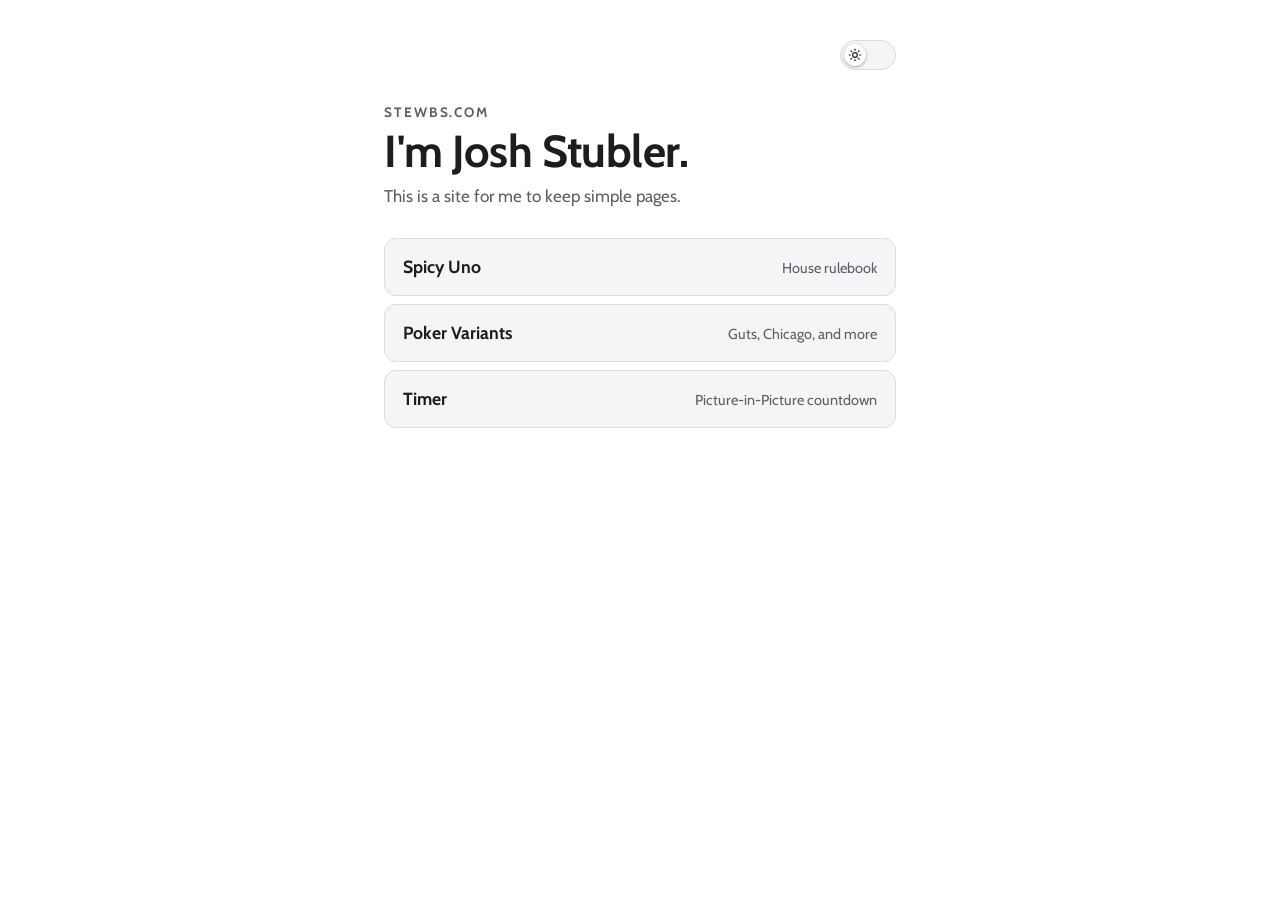
<file: index.html>
<!DOCTYPE html>
<html lang="en">
<head>
<meta charset="UTF-8">
<meta name="viewport" content="width=device-width, initial-scale=1">
<title>stewbs</title>
<meta name="description" content="Josh Stubler's place for simple pages.">
<meta property="og:title" content="stewbs">
<meta property="og:description" content="Josh Stubler's place for simple pages.">
<meta name="theme-color" content="#ffffff">
<link rel="icon" href="/favicon.svg" type="image/svg+xml">
<link rel="icon" href="/favicon-32.png" type="image/png" sizes="32x32">
<link rel="apple-touch-icon" href="/apple-touch-icon.png">
<link rel="stylesheet" href="/site.css">
<script src="/theme.js"></script>
<style>
  :root { --page-width: 560px; }
  .intro { color: var(--muted); margin: 0 0 28px; }
  .pages { list-style: none; padding: 0; margin: 0; display: flex; flex-direction: column; gap: 8px; }
  .pages a {
    display: flex; justify-content: space-between; align-items: baseline; gap: 16px;
    padding: 14px 18px; border: 1px solid var(--line); border-radius: 12px;
    background: var(--surface); color: var(--text); text-decoration: none;
  }
  .pages a:hover { border-color: var(--accent); }
  .pages strong { font-size: 1.1rem; }
  .pages span { color: var(--muted); font-size: 0.9rem; text-align: right; }
</style>
</head>
<body>
<main class="page">
  <nav class="topbar">
    <div class="topbar-actions">
      <button type="button" class="switch" data-theme-toggle role="switch" aria-label="Dark mode" title="Dark mode"></button>
    </div>
  </nav>

  <p class="kicker">stewbs.com</p>
  <h1>I'm Josh Stubler.</h1>
  <p class="intro">This is a site for me to keep simple pages.</p>

  <ul class="pages">
    <li><a href="/uno"><strong>Spicy Uno</strong><span>House rulebook</span></a></li>
    <li><a href="/poker"><strong>Poker Variants</strong><span>Guts, Chicago, and more</span></a></li>
    <li><a href="/timer"><strong>Timer</strong><span>Picture-in-Picture countdown</span></a></li>
  </ul>
</main>
</body>
</html>
</file>
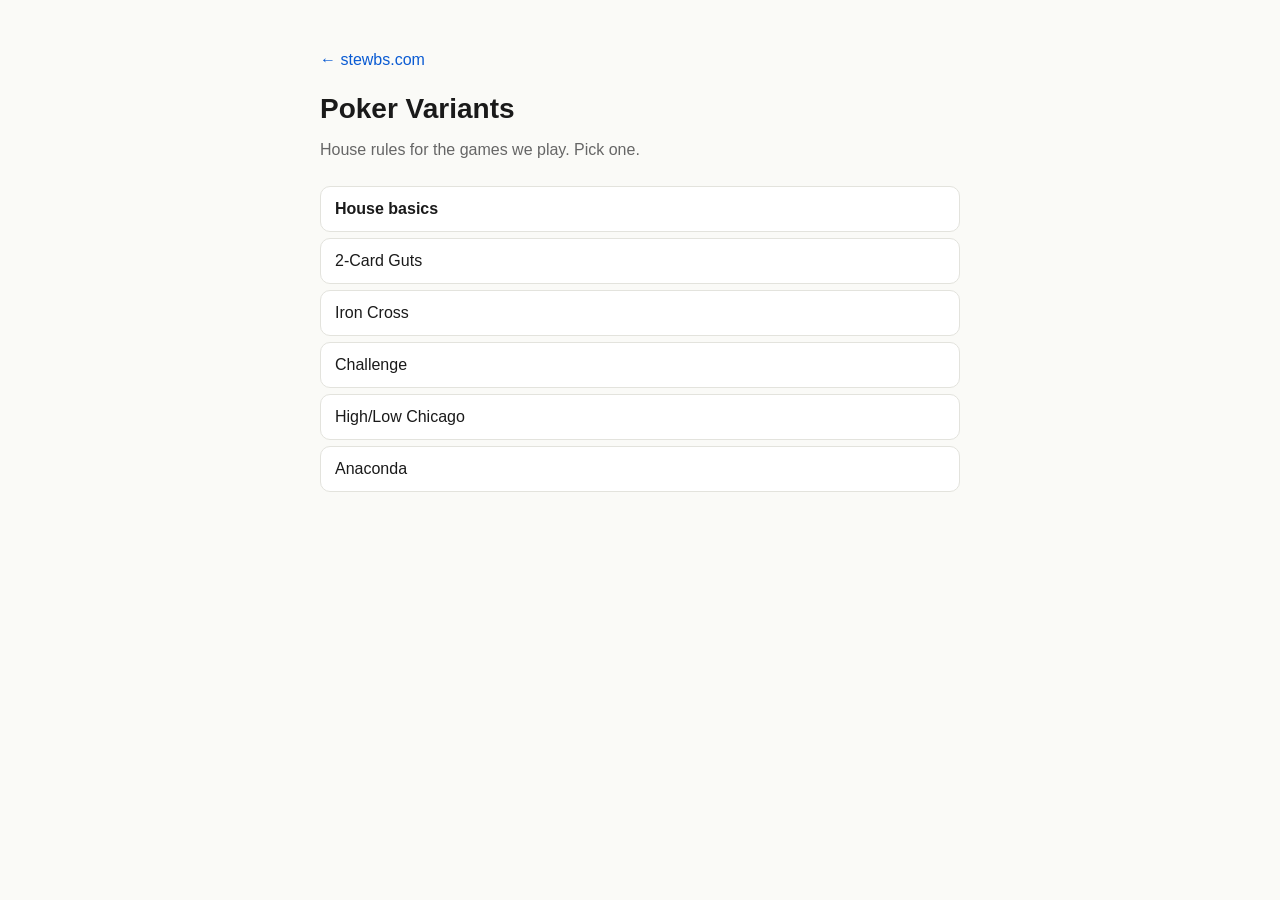
<file: poker/index.html>
<!DOCTYPE html>
<html lang="en">
<head>
<meta charset="UTF-8">
<meta name="viewport" content="width=device-width, initial-scale=1">
<title>Poker Variants</title>
<style>
  :root { --bg: #fafaf7; --fg: #1a1a1a; --muted: #666; --card: #fff; --border: #e3e3dd; --link: #0a5bd3; --accent-bg: #eef3fc; }
  @media (prefers-color-scheme: dark) {
    :root { --bg: #111; --fg: #eee; --muted: #999; --card: #1c1c1e; --border: #2c2c2e; --link: #6ea8ff; --accent-bg: #1a2433; }
  }
  body {
    margin: 0; font-family: -apple-system, BlinkMacSystemFont, "Segoe UI", sans-serif;
    background: var(--bg); color: var(--fg); padding: 48px 16px; line-height: 1.5;
  }
  main { max-width: 640px; margin: 0 auto; }
  a { color: var(--link); text-decoration: none; }
  h1 { font-size: 28px; margin: 16px 0 8px; }
  .intro { color: var(--muted); margin: 0 0 24px; }

  /* Game menu */
  .menu { list-style: none; padding: 0; margin: 0 0 24px; display: flex; flex-direction: column; gap: 6px; }
  .menu a {
    display: block; padding: 10px 14px; border: 1px solid var(--border); border-radius: 10px;
    background: var(--card); color: var(--fg); font-weight: 500;
  }
  .menu a:hover { border-color: var(--link); }
  .menu a[aria-current="true"] { border-color: var(--link); background: var(--accent-bg); color: var(--link); }
  .menu .basics a { font-weight: 600; }

  /* Game sections: only the one in the URL hash is shown */
  section {
    display: none;
    background: var(--card); border: 1px solid var(--border); border-radius: 12px;
    padding: 20px 22px; scroll-margin-top: 16px;
  }
  section:target { display: block; }
  h2 { font-size: 22px; margin: 0 0 4px; }
  .tagline { margin: 0 0 16px; color: var(--muted); font-size: 14px; }
  h3 { font-size: 16px; margin: 20px 0 6px; }
  section p, section li { font-size: 15px; }
  section p { margin: 0 0 8px; }
  section ul, section ol { margin: 0 0 8px; padding-left: 22px; }
  section li { margin-bottom: 4px; }
  .callout {
    background: var(--accent-bg); border-radius: 8px; padding: 10px 14px; margin: 8px 0;
  }
  .soon { color: var(--muted); font-size: 14px; margin: 0; }
</style>
</head>
<body>
<main>
  <a href="/">&larr; stewbs.com</a>
  <h1>Poker Variants</h1>
  <p class="intro">House rules for the games we play. Pick one.</p>

  <nav>
    <ul class="menu">
      <li class="basics"><a href="#basics">House basics</a></li>
      <li><a href="#guts">2-Card Guts</a></li>
      <li><a href="#iron-cross">Iron Cross</a></li>
      <li><a href="#challenge">Challenge</a></li>
      <li><a href="#chicago">High/Low Chicago</a></li>
      <li><a href="#anaconda">Anaconda</a></li>
    </ul>
  </nav>

  <section id="basics">
    <h2>House basics</h2>
    <p class="tagline">These apply to every game unless the game says otherwise.</p>

    <h3>Picking the game</h3>
    <ul>
      <li>The dealer picks the game and calls any options, like the weenie rule in Guts or High vs. Low in Chicago.</li>
      <li><strong>One-hand games:</strong> after the hand, the deal moves one seat clockwise and the new dealer picks.</li>
      <li><strong>Multi-hand games</strong> like Guts: the deal moves clockwise every hand until the game ends. The next game is picked by the player clockwise of whoever picked the last one.</li>
    </ul>

    <h3>Ante</h3>
    <p>Everyone antes a <strong>dime</strong> to start each game.</p>

    <h3>Betting</h3>
    <ul>
      <li>Bets are <strong>5¢ to 25¢</strong>.</li>
      <li>Raises are up to 25¢, with a maximum of <strong>3 raises per betting round</strong>.</li>
      <li>The highest showing hand bets first. You can check if nobody has bet yet.</li>
    </ul>

    <h3>Hands</h3>
    <ul>
      <li>Normal poker hand rankings. No wild cards.</li>
      <li>Ties split.</li>
    </ul>

    <h3>The $3 cap</h3>
    <p>No single decision can cost you more than <strong>$3</strong>. In "match the pot" games, that means you pay at most $3 when you match. In betting games, the betting limits already keep each decision well under $3. You can still win a pot of any size.</p>
  </section>

  <section id="guts">
    <h2>2-Card Guts</h2>
    <p class="tagline">With the weenie rule (if the dealer says so)</p>

    <p class="callout"><strong>The short version:</strong> everyone gets two cards and decides whether they're in. The best hand takes the pot, and everyone else who went in has to match it. The game keeps going until someone goes in alone and beats the dummy.</p>

    <h3>Setup</h3>
    <ul>
      <li>The dealer picks the game and has to say whether the <strong>weenie rule</strong> is on.</li>
      <li>Everyone antes a dime. That's the starting pot. Nobody antes again for the rest of the game.</li>
      <li>The dealer deals two cards to each player, plus a two-card <strong>dummy hand</strong> face down in the middle.</li>
    </ul>

    <h3>The drop</h3>
    <ol>
      <li>Everyone looks at their cards, then holds them up over the table in a circle.</li>
      <li>The dealer counts: <em>"3, 2, 1, drop."</em></li>
      <li>On "drop," <strong>let go of your cards to fold.</strong> Keep holding them if you're in.</li>
      <li>Everyone still holding cards flips them over.</li>
    </ol>

    <h3>What beats what</h3>
    <ul>
      <li>Any pair beats any non-pair. Higher pair wins.</li>
      <li>No pair? Highest card wins, then the second card. Aces are high.</li>
      <li>No straights or flushes. Suits don't matter.</li>
    </ul>

    <h3>Who pays, who wins</h3>
    <p><strong>Two or more players in:</strong> the best hand drags the pot. Everyone else who went in matches the pot, and that money becomes the pot for the next hand.</p>
    <p><strong>Tie for the best hand:</strong> it's a push. The tied players don't drag and don't pay. Everyone else who went in still matches, and their money goes on top of the pot that's already there.</p>
    <p class="callout">Example: the pot is $2. Ann and Ben both have a pair of 9s, and Cal has K-J. Ann and Ben get nothing and pay nothing. Cal pays $2, so the pot is now $4. Next dealer.</p>
    <p><strong>One player in:</strong> they play the dummy. The dummy gets flipped:</p>
    <ul>
      <li>Beat the dummy and you take the pot. <strong>Game over.</strong></li>
      <li>Lose to the dummy and you match the pot. Keep playing.</li>
      <li>Tie the dummy: no drag, no pay. Next dealer.</li>
    </ul>
    <p><strong>Nobody in:</strong> it depends on the weenie rule.</p>

    <h3>The weenie rule</h3>
    <p>If nobody goes in, everyone flips. The player with the <strong>best</strong> hand is the weenie and has to match the pot. (You had the cards and you chickened out.) If two or more players tie for best, each of them pays. Then the game keeps going.</p>
    <p>If the dealer didn't call the weenie rule and nobody goes in, nobody pays. The deal just moves on.</p>

    <h3>Matching is capped at $3</h3>
    <p>Every "match the pot" here falls under the <a href="#basics">$3 cap</a>.</p>
    <p class="callout">Example: the pot is $5.40 and you lose. You put in $3, not $5.40.</p>
    <p>After the ante, the only ways to lose money are going in and losing, or being the weenie.</p>

    <h3>Ending the game</h3>
    <ul>
      <li>The deal moves one seat clockwise every hand.</li>
      <li>The game ends when someone goes in alone and beats the dummy.</li>
      <li>The next game is picked the usual <a href="#basics">multi-hand way</a>.</li>
    </ul>
  </section>

  <section id="iron-cross">
    <h2>Iron Cross</h2>
    <p class="soon">Rules coming soon.</p>
  </section>

  <section id="challenge">
    <h2>Challenge</h2>
    <p class="soon">Rules coming soon.</p>
  </section>

  <section id="chicago">
    <h2>High/Low Chicago</h2>
    <p class="tagline">Seven-card stud with a spade split</p>

    <p class="callout"><strong>The short version:</strong> it's seven-card stud. Half the pot goes to the best hand. The other half goes to whoever has the highest spade face down (High Chicago) or the lowest spade face down (Low Chicago).</p>

    <h3>Calling it</h3>
    <ul>
      <li><strong>High Chicago:</strong> the highest spade in the hole wins half. The A♠ is the best.</li>
      <li><strong>Low Chicago:</strong> the lowest spade in the hole wins half. The 2♠ is the best, and aces are high.</li>
    </ul>
    <p>Only <strong>face-down</strong> spades count. A spade showing face up does nothing for the spade half.</p>

    <h3>The deal</h3>
    <ol>
      <li>Everyone antes a dime.</li>
      <li>Two cards down and one card up to each player. Betting round.</li>
      <li>One more card up. Betting round.</li>
      <li>One more card up. Betting round.</li>
      <li>One more card up. Betting round.</li>
      <li>The last card goes face down. Final betting round.</li>
    </ol>
    <p>That's five betting rounds, with the normal <a href="#basics">house limits</a>. The highest showing hand bets first each round.</p>

    <h3>Showdown</h3>
    <ul>
      <li>Everyone still in makes their best five-card hand out of their seven cards. The best hand takes half the pot.</li>
      <li>Everyone still in flips their face-down cards. The best spade for the game called (highest or lowest) takes the other half.</li>
      <li><strong>You have to stay in to the end</strong> to win either half. Fold and your spade doesn't count.</li>
      <li>If nobody still in has a face-down spade, the best hand takes the whole pot.</li>
      <li>One player can win both halves (a scoop).</li>
      <li>If the pot doesn't split evenly, the extra cent goes to the best hand.</li>
      <li>Ties for best hand split that half.</li>
    </ul>
    <p class="callout">Example (High Chicago): the pot is $3.20. Ann has a full house, and Ben has the K♠ face down, which is the highest spade still in. Ann gets $1.60 and Ben gets $1.60. If Ann also had the A♠ face down, she'd take all $3.20.</p>
  </section>

  <section id="anaconda">
    <h2>Anaconda</h2>
    <p class="soon">Rules coming soon.</p>
  </section>
</main>
<script>
  // Highlight the menu item for the game being shown.
  function markCurrent() {
    document.querySelectorAll('.menu a').forEach(function (a) {
      a.setAttribute('aria-current', a.getAttribute('href') === location.hash ? 'true' : 'false');
    });
  }
  window.addEventListener('hashchange', markCurrent);
  markCurrent();
</script>
</body>
</html>
</file>
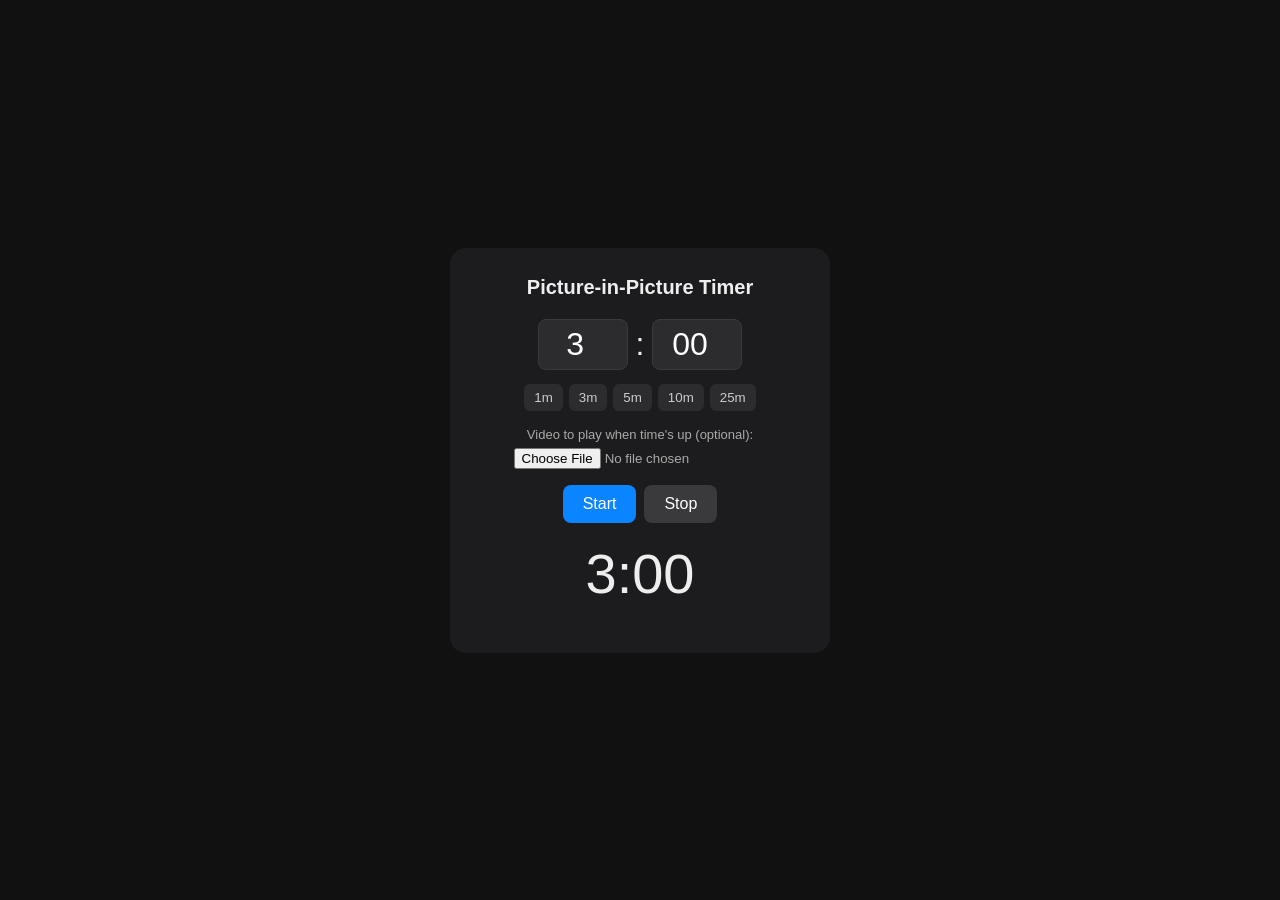
<file: timer/index.html>
<!DOCTYPE html>
<html lang="en">
<head>
<meta charset="UTF-8">
<title>PiP Timer</title>
<style>
  * { box-sizing: border-box; }
  body {
    margin: 0; min-height: 100vh; display: grid; place-items: center;
    font-family: -apple-system, BlinkMacSystemFont, "Segoe UI", sans-serif;
    background: #111; color: #eee;
  }
  .card { width: 380px; padding: 28px; background: #1c1c1e; border-radius: 16px; text-align: center; }
  h1 { margin: 0 0 20px; font-size: 20px; font-weight: 600; }
  .time-inputs { display: flex; gap: 8px; justify-content: center; align-items: center; font-size: 32px; }
  .time-inputs input {
    width: 90px; font-size: 32px; text-align: center; padding: 6px;
    background: #2c2c2e; color: #fff; border: 1px solid #3a3a3c; border-radius: 8px;
  }
  .presets { margin: 14px 0; display: flex; gap: 6px; justify-content: center; }
  .presets button { background: #2c2c2e; color: #ccc; border: none; padding: 6px 10px; border-radius: 6px; cursor: pointer; }
  .presets button:hover { background: #3a3a3c; }
  label.file { display: block; margin: 16px 0; font-size: 13px; color: #aaa; }
  label.file input { margin-top: 6px; color: #aaa; }
  .actions { display: flex; gap: 8px; justify-content: center; }
  .actions button {
    font-size: 16px; padding: 10px 20px; border: none; border-radius: 8px; cursor: pointer;
  }
  #start { background: #0a84ff; color: #fff; }
  #stop { background: #3a3a3c; color: #fff; }
  #display { font-size: 56px; font-variant-numeric: tabular-nums; margin: 18px 0 6px; }
  #status { font-size: 13px; color: #888; min-height: 1em; }
  video, canvas { display: none; }
</style>
</head>
<body>
<div class="card">
  <h1>Picture-in-Picture Timer</h1>

  <div class="time-inputs">
    <input id="min" type="number" min="0" value="3"> :
    <input id="sec" type="number" min="0" max="59" value="00">
  </div>

  <div class="presets">
    <button data-m="1">1m</button>
    <button data-m="3">3m</button>
    <button data-m="5">5m</button>
    <button data-m="10">10m</button>
    <button data-m="25">25m</button>
  </div>

  <label class="file">
    Video to play when time's up (optional):<br>
    <input id="file" type="file" accept="video/*">
  </label>

  <div class="actions">
    <button id="start">Start</button>
    <button id="stop">Stop</button>
  </div>

  <div id="display">3:00</div>
  <div id="status"></div>
</div>

<canvas id="canvas" width="480" height="270"></canvas>
<video id="pip" playsinline muted></video>

<script>
const $ = id => document.getElementById(id);
const canvas = $('canvas'), ctx = canvas.getContext('2d');
const pip = $('pip');
const useDocPip = 'documentPictureInPicture' in window;
let totalMs = 0, endTime = 0, ticker = null, videoURL = null, finished = false, flash = false;
let pipWin = null, ui = null, pausedLeft = null;   // Document PiP window + its elements (Chrome/Edge)

document.querySelectorAll('.presets button').forEach(b =>
  b.onclick = () => { $('min').value = b.dataset.m; $('sec').value = '00'; updateDisplay(b.dataset.m * 60000); });

$('file').onchange = e => {
  if (videoURL) URL.revokeObjectURL(videoURL);
  const f = e.target.files[0];
  videoURL = f ? URL.createObjectURL(f) : null;
};

const fmt = ms => {
  const s = Math.max(0, Math.ceil(ms / 1000));
  return `${Math.floor(s / 60)}:${String(s % 60).padStart(2, '0')}`;
};
const updateDisplay = ms => $('display').textContent = fmt(ms);
const inputMs = () => ((+$('min').value || 0) * 60 + (+$('sec').value || 0)) * 1000;

function draw(text, bg = '#000', fg = '#fff', size = 120) {
  ctx.fillStyle = bg; ctx.fillRect(0, 0, canvas.width, canvas.height);
  ctx.fillStyle = fg; ctx.font = `bold ${size}px -apple-system, sans-serif`;
  ctx.textAlign = 'center'; ctx.textBaseline = 'middle';
  ctx.fillText(text, canvas.width / 2, canvas.height / 2);
}

function beep() {
  const ac = new (window.AudioContext || window.webkitAudioContext)();
  [0, 0.35, 0.7].forEach(t => {
    const o = ac.createOscillator(), g = ac.createGain();
    o.frequency.value = 880; o.connect(g); g.connect(ac.destination);
    g.gain.setValueAtTime(0.3, ac.currentTime + t);
    g.gain.exponentialRampToValueAtTime(0.001, ac.currentTime + t + 0.3);
    o.start(ac.currentTime + t); o.stop(ac.currentTime + t + 0.3);
  });
}

// ---- Chrome/Edge: Document PiP window with Apple Clock-style buttons ----
// Left button: Cancel (running/paused) or Stop (time's up).
// Right button: Start → Pause → Resume, or Repeat (time's up).
const BTN = {
  cancel: ['Cancel', 'grey'],   stop:   ['Stop', 'grey'],
  start:  ['Start', 'green'],   pause:  ['Pause', 'orange'],
  resume: ['Resume', 'green'],  repeat: ['Repeat', 'green'],
};
let pipState = 'running';   // running | paused | idle | done

async function openDocPip() {
  pipWin = await documentPictureInPicture.requestWindow({ width: 340, height: 240 });
  const d = pipWin.document;
  d.head.innerHTML = `<style>
    body { margin:0; height:100vh; display:flex; flex-direction:column; align-items:center; justify-content:center;
           background:#000; color:#fff; font-family:-apple-system,sans-serif; transition:background .15s; }
    #t { font-size:min(30vw, 50vh); line-height:1; font-weight:200; font-variant-numeric:tabular-nums; }
    #t.done { font-size:min(15vw, 28vh); font-weight:bold; }
    video { display:none; width:100%; flex:1; min-height:0; background:#000; }
    .row { display:flex; justify-content:space-between; width:100%; box-sizing:border-box; padding:min(3vw, 4vh) min(5vw, 6vh); }
    button { --s:clamp(56px, min(22vw, 32vh), 180px); width:var(--s); height:var(--s); border-radius:50%;
             font-size:calc(var(--s) * 0.2); border:none; cursor:pointer; box-shadow:0 0 0 3px #000, 0 0 0 5px var(--bg); }
    .grey   { --bg:#333336; background:var(--bg); color:#fff; }
    .green  { --bg:#0a2a12; background:var(--bg); color:#30d158; }
    .orange { --bg:#2f1d04; background:var(--bg); color:#ff9f0a; }
    button:disabled { opacity:.45; cursor:default; }
  </style>`;
  d.body.innerHTML = `<div id="t"></div><video playsinline></video>
    <div class="row"><button id="l"></button><button id="r"></button></div>`;
  ui = { body: d.body, t: d.getElementById('t'), v: d.querySelector('video'),
         l: d.getElementById('l'), r: d.getElementById('r') };
  ui.l.onclick = () => { if (pipState !== 'idle') cancel(); };
  ui.r.onclick = () => ({ running: pause, paused: resume, idle: restart, done: restart })[pipState]();
  pipWin.addEventListener('pagehide', () => { pipWin = ui = null; stop(); });
}

function setPipState(state) {
  pipState = state;
  if (!ui) return;
  const left = state === 'done' ? 'stop' : 'cancel';
  const right = { running: 'pause', paused: 'resume', idle: 'start', done: 'repeat' }[state];
  [[ui.l, left], [ui.r, right]].forEach(([b, k]) => { b.textContent = BTN[k][0]; b.className = BTN[k][1]; });
  ui.l.disabled = state === 'idle';   // like Apple: Cancel is dimmed when no timer is running
}

function resetPipView() {
  if (!ui) return;
  ui.v.pause(); ui.v.removeAttribute('src'); ui.v.load();
  ui.v.style.display = 'none'; ui.t.style.display = '';
  ui.t.classList.remove('done'); ui.body.style.background = '#000';
}

// ---- Safari fallback: video PiP, restart via the skip button ----
async function openVideoPip() {
  pip.removeAttribute('src');
  pip.srcObject = canvas.captureStream(10);
  pip.muted = true;
  await pip.play();
  await pip.requestPictureInPicture();
  try { navigator.mediaSession.setActionHandler('nexttrack', restart); } catch {}
}

async function start() {
  if (!useDocPip && !document.pictureInPictureEnabled) {
    $('status').textContent = 'Picture-in-Picture isn\'t supported in this browser (try Chrome, Edge, or Safari).';
    return;
  }
  totalMs = inputMs();
  if (totalMs <= 0) return;
  stop();
  try {
    // Browsers only allow PiP from a click, so it opens now and shows the countdown.
    if (useDocPip) { if (!pipWin) await openDocPip(); }
    else await openVideoPip();
  } catch (err) {
    $('status').textContent = 'Couldn\'t open PiP: ' + err.message;
  }
  beginCountdown();
}

function beginCountdown() {
  clearInterval(ticker);
  finished = false; pausedLeft = null;
  endTime = Date.now() + totalMs;
  setPipState('running');
  document.title = 'PiP Timer';
  $('status').textContent = 'Running — the PiP window will play when time is up.';
  ticker = setInterval(tick, 200);
  tick();
}

function pause() {
  pausedLeft = endTime - Date.now();
  clearInterval(ticker); ticker = null;
  setPipState('paused');
  $('status').textContent = 'Paused';
}

function resume() {
  endTime = Date.now() + pausedLeft;
  pausedLeft = null;
  setPipState('running');
  $('status').textContent = 'Running — the PiP window will play when time is up.';
  ticker = setInterval(tick, 200);
  tick();
}

// Cancel / Stop: end the timer (and any alert), keep the window open showing
// the original time so Start can run it again — same as Apple's Clock.
function cancel() {
  clearInterval(ticker); ticker = null;
  finished = false; pausedLeft = null;
  resetPipView();
  ui.t.textContent = fmt(totalMs);
  updateDisplay(totalMs);
  setPipState('idle');
  document.title = 'PiP Timer';
  $('status').textContent = '';
}

// Start (after cancel) / Repeat: run again with the same duration in the open window.
function restart() {
  if (!pipWin && !document.pictureInPictureElement) return start();
  if (ui) resetPipView();
  else {
    pip.pause(); pip.removeAttribute('src');
    pip.srcObject = canvas.captureStream(10);
    pip.muted = true; pip.play().catch(() => {});
  }
  beginCountdown();
}

function tick() {
  const left = endTime - Date.now();
  updateDisplay(left);
  if (left > 0) {
    if (ui) ui.t.textContent = fmt(left); else draw(fmt(left));
    return;
  }
  if (!finished) { finished = true; timesUp(); }
  if (!videoURL) {
    flash = !flash;
    if (ui) { ui.t.textContent = "TIME'S UP"; ui.t.classList.add('done'); ui.body.style.background = flash ? '#ff3b30' : '#000'; }
    else draw("TIME'S UP", flash ? '#ff3b30' : '#000', '#fff', 64);
  }
}

async function playVideo(v) {
  v.srcObject = null; v.src = videoURL; v.muted = false; v.loop = false;
  try { await v.play(); }
  catch { v.muted = true; await v.play(); }  // autoplay with sound blocked
}

async function timesUp() {
  document.title = "⏰ Time's up!";
  $('status').textContent = "Time's up!";
  setPipState('done');
  if (!videoURL) return beep();
  clearInterval(ticker); ticker = null;
  if (ui) {
    ui.t.style.display = 'none'; ui.v.style.display = 'block';
    await playVideo(ui.v);
  } else {
    await playVideo(pip);
    if (!document.pictureInPictureElement) pip.requestPictureInPicture().catch(() => {});
  }
}

function stop() {
  clearInterval(ticker); ticker = null;
  pip.pause();
  ui?.v.pause();
  if (document.pictureInPictureElement) document.exitPictureInPicture().catch(() => {});
  document.title = 'PiP Timer';
  $('status').textContent = '';
}

$('start').onclick = start;
$('stop').onclick = () => { stop(); pipWin?.close(); updateDisplay(inputMs()); };
</script>
</body>
</html>
</file>
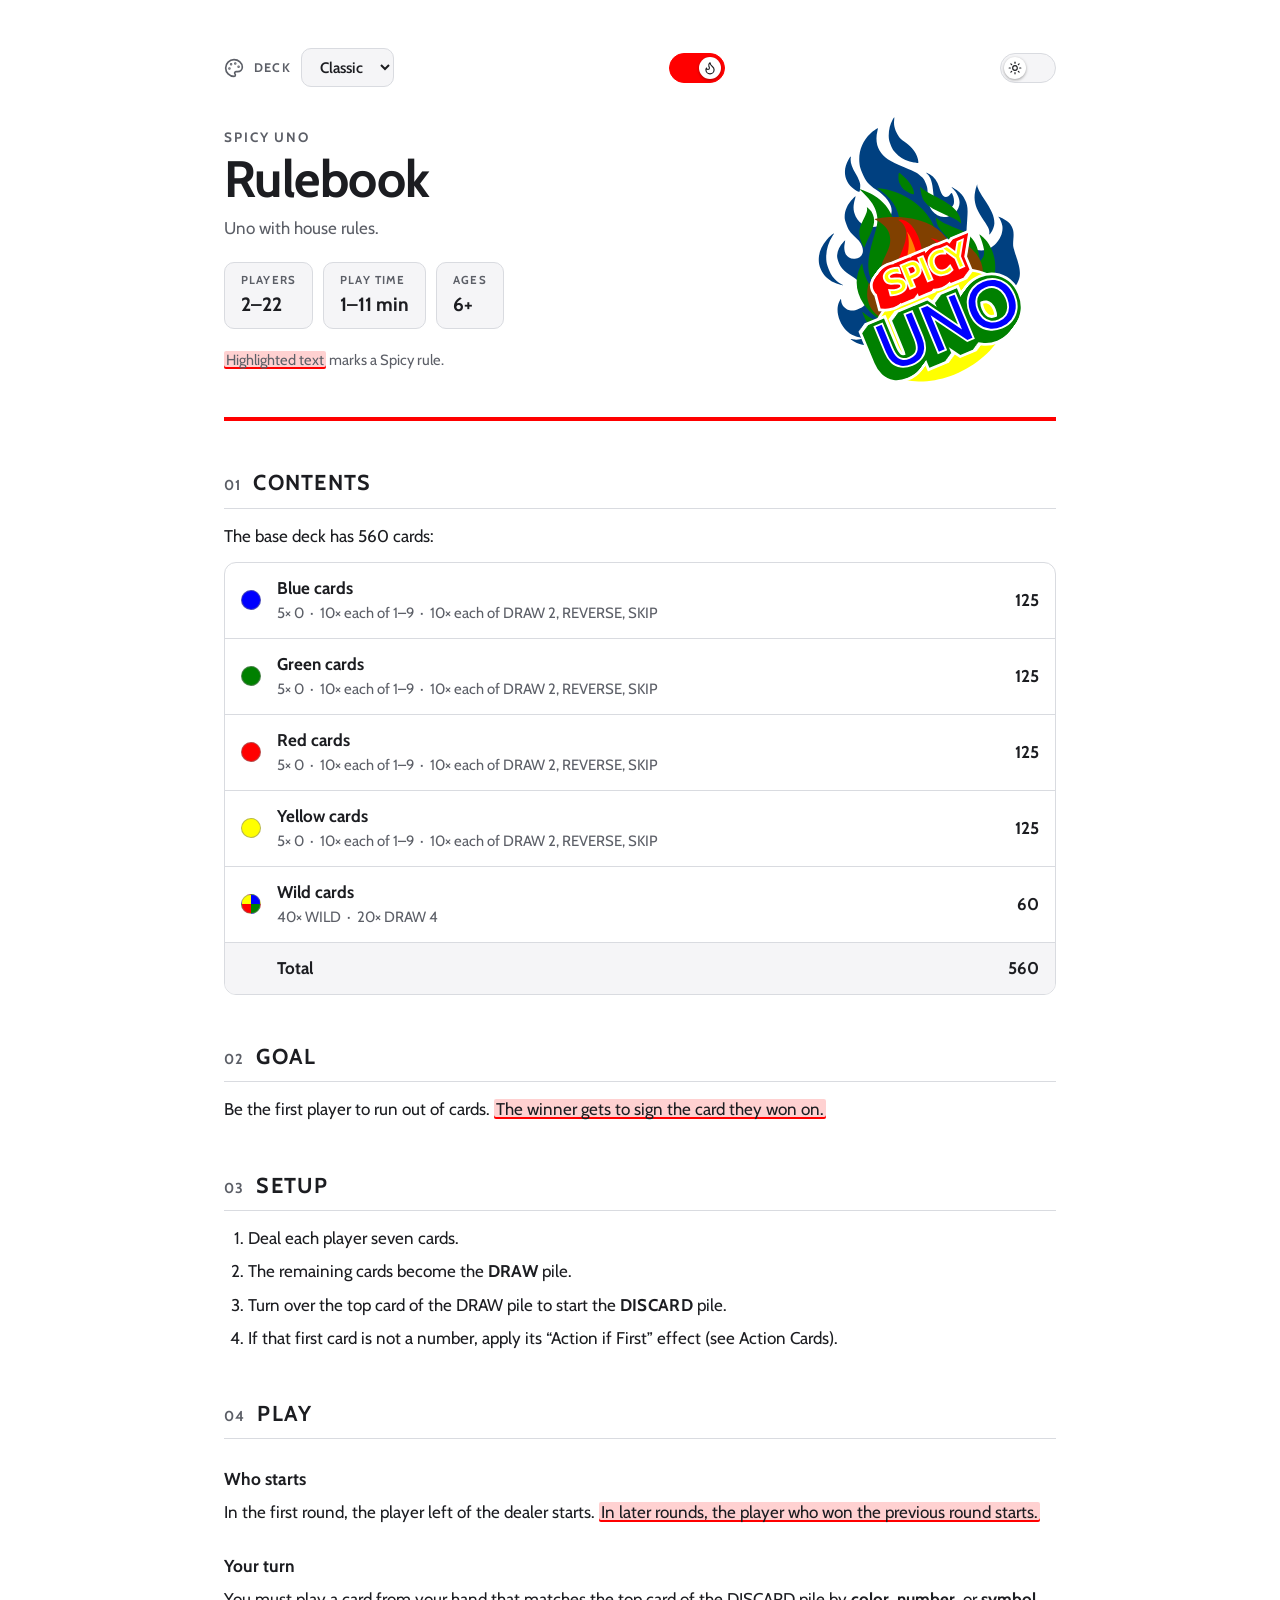
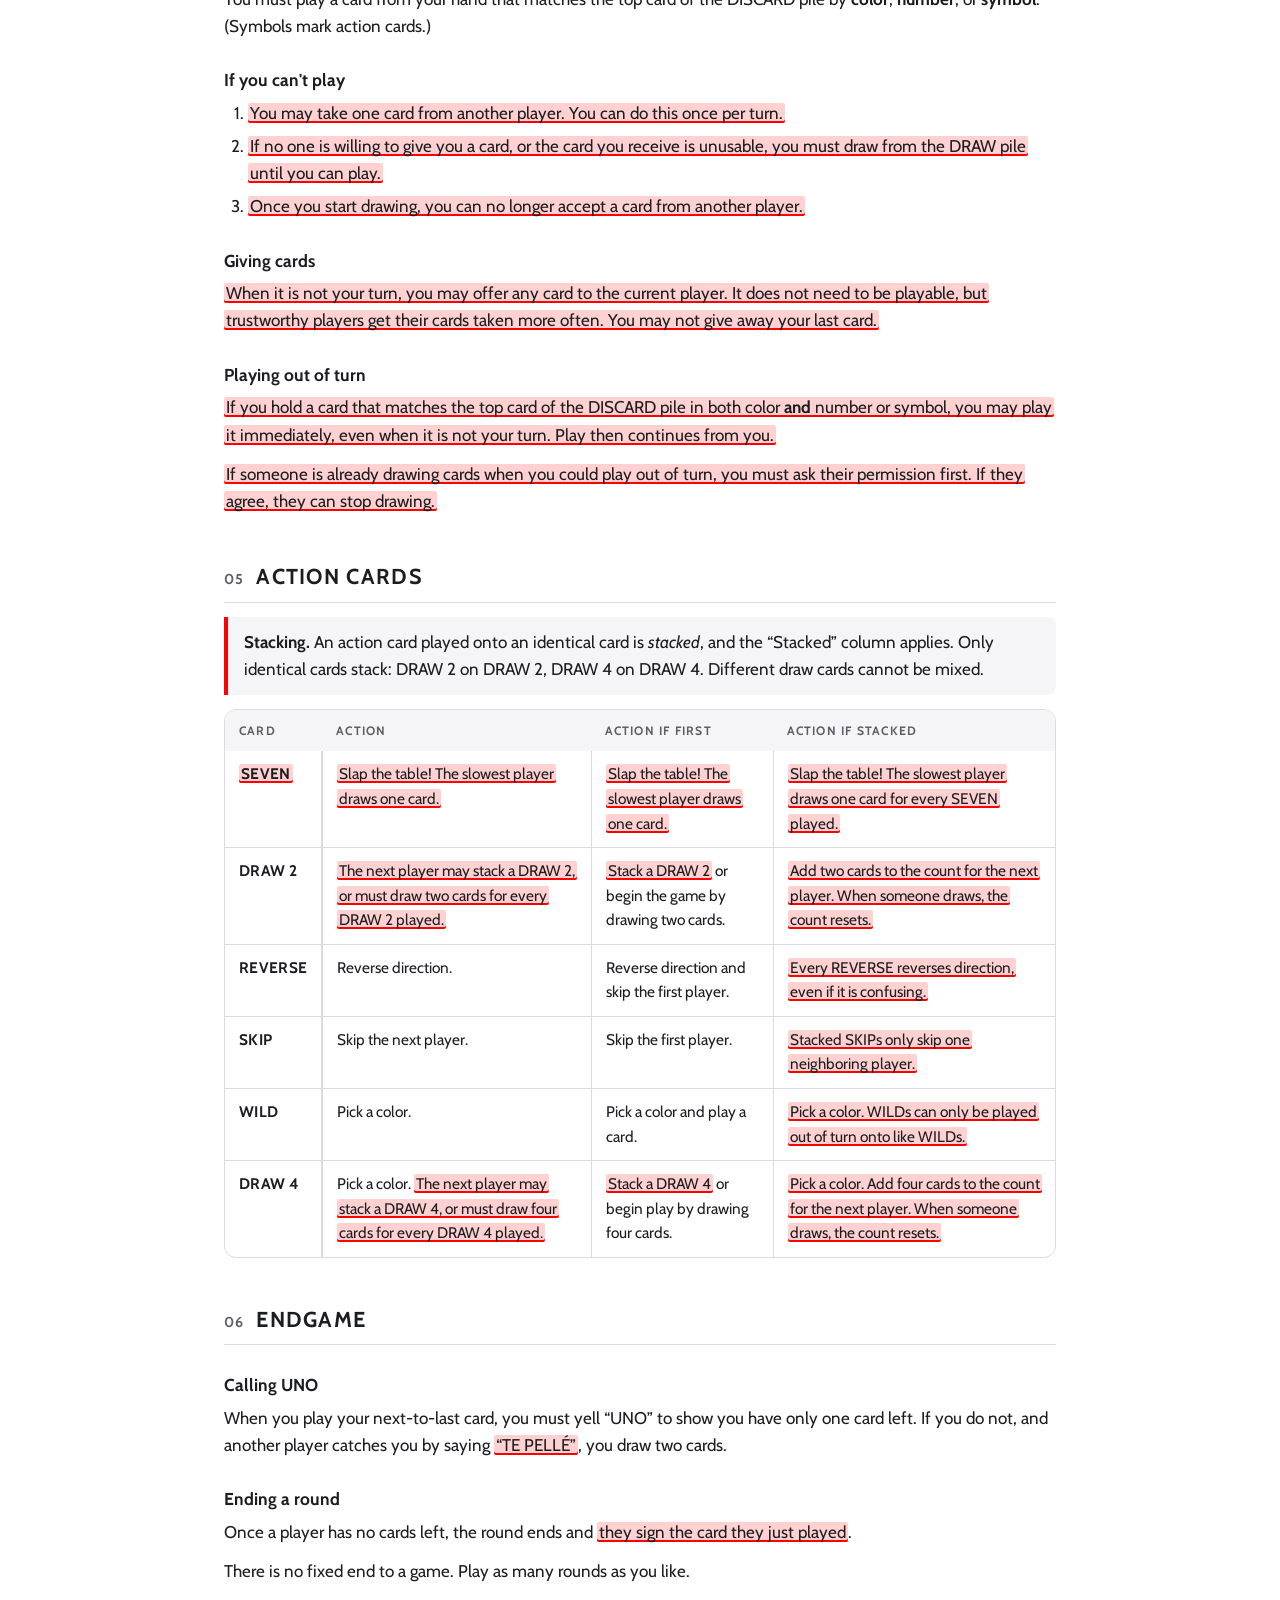
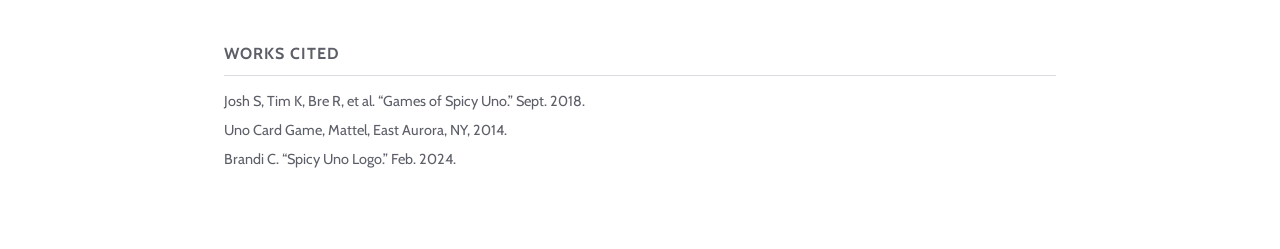
<file: uno/index.html>
<!DOCTYPE html>
<html lang="en" data-theme="light" data-rules="spicy">
<head>
    <meta charset="utf-8">
    <meta name="viewport" content="width=device-width, initial-scale=1">
    <title>Spicy Uno Rulebook</title>
    <link rel="preconnect" href="https://fonts.googleapis.com">
    <link rel="preconnect" href="https://fonts.gstatic.com" crossorigin>
    <link href="https://fonts.googleapis.com/css2?family=Cabin:ital,wght@0,400..700;1,400..700&display=swap" rel="stylesheet">
    <style>
        :root {
            --font: "Cabin", system-ui, -apple-system, "Segoe UI", Roboto, sans-serif;
            --bg: #ffffff;
            --surface: #f5f5f7;
            --text: #1c1d21;
            --muted: #5c5f67;
            --line: #d9dbe0;
            --accent: #c62d28;
            --hl-strength: 18%;
            --hl: color-mix(in srgb, var(--accent) var(--hl-strength), transparent);
            --c-a: #0e9ad0; --c-b: #5a9b64; --c-c: #d4652c; --c-d: #965490;
        }
        [data-theme="dark"] {
            --bg: #0e0f12;
            --surface: #181a1f;
            --text: #ececef;
            --muted: #a4a7af;
            --line: #2f3238;
            --hl-strength: 34%;
        }
        [hidden] { display: none !important; }
        * { box-sizing: border-box; }
        html { -webkit-text-size-adjust: 100%; }
        body {
            margin: 0;
            background: var(--bg);
            color: var(--text);
            font: 400 17px/1.6 var(--font);
        }
        .page {
            max-width: 880px;
            margin: 0 auto;
            padding: 48px 24px 72px;
        }

        /* ---------- Masthead ---------- */
        .masthead {
            display: flex;
            align-items: center;
            justify-content: space-between;
            gap: 32px;
            padding-bottom: 32px;
            border-bottom: 4px solid var(--accent);
        }
        .kicker {
            margin: 0 0 4px;
            font-size: 0.85rem;
            font-weight: 700;
            letter-spacing: 0.14em;
            text-transform: uppercase;
            color: var(--muted);
        }
        h1 {
            margin: 0 0 8px;
            font-size: clamp(2.2rem, 6vw, 3.2rem);
            line-height: 1.05;
            letter-spacing: -0.01em;
        }
        .lede { margin: 0 0 20px; color: var(--muted); max-width: 34em; }
        .facts {
            display: flex;
            flex-wrap: wrap;
            gap: 10px;
            margin: 0 0 20px;
        }
        .facts div {
            padding: 8px 16px;
            border: 1px solid var(--line);
            border-radius: 10px;
            background: var(--surface);
        }
        .facts dt {
            font-size: 0.72rem;
            font-weight: 700;
            letter-spacing: 0.1em;
            text-transform: uppercase;
            color: var(--muted);
        }
        .facts dd { margin: 0; font-size: 1.2rem; font-weight: 700; }
        .legend { margin: 0; font-size: 0.92rem; color: var(--muted); }
        .logo {
            flex: 0 0 auto;
            width: clamp(170px, 30vw, 270px);
            height: auto;
            aspect-ratio: 1;
        }

        /* ---------- Spicy-rule highlight ---------- */
        .spicy-rule {
            background: var(--hl);
            box-shadow: inset 0 -2px 0 var(--accent);
            border-radius: 2px;
            padding: 0 2px;
            -webkit-box-decoration-break: clone;
            box-decoration-break: clone;
        }

        /* ---------- Rule sets: spicy (default) vs standard ---------- */
        [data-rules="standard"] .spicy-rule,
        [data-rules="standard"] .spicy-only,
        [data-rules="standard"] .action-table :is(th, td):nth-child(4),
        :root:not([data-rules="standard"]) .standard-only { display: none; }

        /* ---------- Sections ---------- */
        main { counter-reset: section; }
        section { margin-top: 44px; }
        h2 {
            counter-increment: section;
            display: flex;
            align-items: baseline;
            gap: 12px;
            margin: 0 0 14px;
            padding-bottom: 8px;
            border-bottom: 1px solid var(--line);
            font-size: 1.35rem;
            letter-spacing: 0.06em;
            text-transform: uppercase;
        }
        h2::before {
            content: counter(section, decimal-leading-zero);
            font-size: 0.9rem;
            font-weight: 700;
            color: var(--muted);
            letter-spacing: 0.08em;
        }
        h3 { margin: 26px 0 6px; font-size: 1.08rem; }
        p { margin: 0 0 12px; }
        ol, ul { margin: 0 0 12px; padding-left: 1.4em; }
        li { margin-bottom: 6px; }
        .term { font-weight: 700; letter-spacing: 0.02em; }

        /* ---------- Contents ---------- */
        .deck {
            list-style: none;
            margin: 0 0 12px;
            padding: 0;
            border: 1px solid var(--line);
            border-radius: 12px;
            overflow: hidden;
        }
        .deck li {
            display: grid;
            grid-template-columns: 22px minmax(0, 1fr) auto;
            align-items: center;
            gap: 14px;
            margin: 0;
            padding: 12px 16px;
        }
        .deck li + li { border-top: 1px solid var(--line); }
        .deck li.total { background: var(--surface); font-weight: 700; }
        .swatch {
            width: 20px;
            height: 20px;
            border-radius: 50%;
            border: 1px solid rgba(128, 128, 128, 0.55);
        }
        .swatch.wild {
            background: conic-gradient(var(--c-a) 0 25%, var(--c-b) 0 50%, var(--c-c) 0 75%, var(--c-d) 0);
        }
        .deck .detail { display: block; font-size: 0.93rem; color: var(--muted); }
        .deck .count { font-weight: 700; white-space: nowrap; }

        /* ---------- Callout ---------- */
        .note {
            margin: 14px 0;
            padding: 12px 16px;
            border-left: 4px solid var(--accent);
            border-radius: 0 8px 8px 0;
            background: var(--surface);
        }
        .note p:last-child { margin-bottom: 0; }

        /* ---------- Action card table ---------- */
        table {
            width: 100%;
            border-collapse: separate;
            border-spacing: 0;
            border: 1px solid var(--line);
            border-radius: 12px;
            overflow: hidden;
            font-size: 0.96rem;
        }
        th, td {
            padding: 11px 14px;
            text-align: left;
            vertical-align: top;
            border-top: 1px solid var(--line);
        }
        thead th {
            border-top: 0;
            background: var(--surface);
            font-size: 0.76rem;
            letter-spacing: 0.1em;
            text-transform: uppercase;
            color: var(--muted);
        }
        tbody th { font-weight: 700; white-space: nowrap; letter-spacing: 0.02em; }
        tbody tr:first-child th, tbody tr:first-child td { border-top: 0; }
        th + td, td + td { border-left: 1px solid var(--line); }
        tbody th { border-right: 1px solid var(--line); }

        /* ---------- Sources ---------- */
        .sources { margin-top: 56px; color: var(--muted); font-size: 0.9rem; }
        .sources h2 { font-size: 1rem; }
        .sources h2::before { content: none; }
        .sources p { margin-bottom: 6px; }

        /* ---------- Small screens ---------- */
        @media (max-width: 680px) {
            .page { padding: 28px 18px 56px; }
            .masthead { flex-direction: column-reverse; align-items: flex-start; gap: 18px; }
            .logo { width: 200px; }
            table, thead, tbody, tr, th, td { display: block; }
            table { border: 0; border-radius: 0; overflow: visible; }
            thead { position: absolute; left: -9999px; }
            tbody tr {
                margin-bottom: 14px;
                border: 1px solid var(--line);
                border-radius: 12px;
                overflow: hidden;
            }
            tbody tr:first-child th, tbody tr:first-child td { border-top: 0; }
            th, td { border-left: 0 !important; border-right: 0 !important; }
            tbody th { background: var(--surface); border-top: 0; }
            td::before {
                content: attr(data-label);
                display: block;
                font-size: 0.72rem;
                font-weight: 700;
                letter-spacing: 0.1em;
                text-transform: uppercase;
                color: var(--muted);
            }
        }

        /* ---------- Toolbar ---------- */
        .toolbar {
            display: flex;
            flex-wrap: wrap;
            align-items: center;
            justify-content: space-between;
            gap: 12px;
            margin-bottom: 28px;
        }
        .toolbar label {
            display: flex;
            align-items: center;
            gap: 10px;
            font-size: 0.78rem;
            font-weight: 700;
            letter-spacing: 0.1em;
            text-transform: uppercase;
            color: var(--muted);
        }
        .toolbar select, .toolbar button {
            font: 600 0.95rem var(--font);
            letter-spacing: 0;
            text-transform: none;
            color: var(--text);
            background: var(--surface);
            border: 1px solid var(--line);
            border-radius: 10px;
            padding: 8px 14px;
            cursor: pointer;
        }
        .toolbar select:hover, .toolbar button:hover { border-color: var(--muted); }
        .toolbar select:focus-visible, .toolbar button:focus-visible {
            outline: 2px solid var(--accent);
            outline-offset: 2px;
        }
        .toolbar .switch {
            position: relative;
            width: 56px;
            height: 30px;
            padding: 0;
            border-radius: 999px;
            transition: background-color 0.2s, border-color 0.2s;
        }
        .toolbar .switch[aria-checked="true"] {
            background: var(--accent);
            border-color: var(--accent);
        }
        .switch .thumb {
            position: absolute;
            top: 3px;
            left: 3px;
            width: 22px;
            height: 22px;
            display: flex;
            align-items: center;
            justify-content: center;
            border-radius: 50%;
            background: var(--bg);
            color: var(--text);
            box-shadow: 0 1px 3px rgba(0, 0, 0, 0.35);
            transition: transform 0.2s;
        }
        .switch[aria-checked="true"] .thumb { transform: translateX(26px); }
        .switch .lucide { width: 14px; height: 14px; }
        @media (prefers-reduced-motion: reduce) {
            .toolbar .switch, .switch .thumb { transition: none; }
        }
        .lucide {
            width: 20px;
            height: 20px;
            fill: none;
            stroke: currentColor;
            stroke-width: 2;
            stroke-linecap: round;
            stroke-linejoin: round;
            flex: none;
        }

        /* ---------- Print ---------- */
        @media print {
            .toolbar { display: none; }
            * { -webkit-print-color-adjust: exact; print-color-adjust: exact; }
            body { font-size: 11pt; }
            .page { max-width: none; padding: 0; }
            section { margin-top: 26px; }
            h2, h3 { break-after: avoid; }
            tr, .deck li, .note { break-inside: avoid; }
        }
    </style>
</head>
<body>
    <div class="page">
        <div class="toolbar">
            <label>
                <svg class="lucide" viewBox="0 0 24 24" aria-hidden="true"><circle cx="13.5" cy="6.5" r=".5" fill="currentColor"/><circle cx="17.5" cy="10.5" r=".5" fill="currentColor"/><circle cx="8.5" cy="7.5" r=".5" fill="currentColor"/><circle cx="6.5" cy="12.5" r=".5" fill="currentColor"/><path d="M12 2C6.5 2 2 6.5 2 12s4.5 10 10 10c.926 0 1.648-.746 1.648-1.688 0-.437-.18-.835-.437-1.125-.29-.289-.438-.652-.438-1.125a1.64 1.64 0 0 1 1.668-1.668h1.996c3.051 0 5.555-2.503 5.555-5.554C21.965 6.012 17.461 2 12 2z"/></svg>
                Deck
                <select id="deck-select">
                    <option value="default">Classic</option>
                    <option value="70s">70s</option>
                    <option value="80s">80s</option>
                    <option value="90s">90s</option>
                    <option value="00s">00s</option>
                    <option value="tmnt">TMNT</option>
                </select>
            </label>
            <!-- Icons: Lucide (lucide.dev), ISC license -->
            <button type="button" id="rules-toggle" class="switch" role="switch" aria-checked="true" aria-label="Spicy rules" title="Spicy rules">
                <span class="thumb">
                    <svg id="icon-standard" class="lucide" viewBox="0 0 24 24" aria-hidden="true" hidden><path d="m2 2 20 20"/><path d="M8.35 2.69A10 10 0 0 1 21.3 15.65"/><path d="M19.08 19.08A10 10 0 1 1 4.92 4.92"/></svg>
                    <svg id="icon-spicy" class="lucide" viewBox="0 0 24 24" aria-hidden="true"><path d="M8.5 14.5A2.5 2.5 0 0 0 11 12c0-1.38-.5-2-1-3-1.072-2.143-.224-4.054 2-6 .5 2.5 2 4.9 4 6.5 2 1.6 3 3.5 3 5.5a7 7 0 1 1-14 0c0-1.153.433-2.294 1-3a2.5 2.5 0 0 0 2.5 2.5z"/></svg>
                </span>
            </button>
            <button type="button" id="theme-toggle" class="switch" role="switch" aria-checked="false" aria-label="Dark mode" title="Dark mode">
                <span class="thumb">
                    <svg id="icon-sun" class="lucide" viewBox="0 0 24 24" aria-hidden="true"><circle cx="12" cy="12" r="4"/><path d="M12 2v2"/><path d="M12 20v2"/><path d="m4.93 4.93 1.41 1.41"/><path d="m17.66 17.66 1.41 1.41"/><path d="M2 12h2"/><path d="M20 12h2"/><path d="m6.34 17.66-1.41 1.41"/><path d="m19.07 4.93-1.41 1.41"/></svg>
                    <svg id="icon-moon" class="lucide" viewBox="0 0 24 24" aria-hidden="true" hidden><path d="M12 3a6 6 0 0 0 9 9 9 9 0 1 1-9-9Z"/></svg>
                </span>
            </button>
        </div>
        <header class="masthead">
            <div>
                <p class="kicker">Spicy Uno</p>
                <h1>Rulebook</h1>
                <p class="lede spicy-only">Uno with house rules.</p>
                <p class="lede standard-only">The standard rules of Uno, without the house rules.</p>
                <dl class="facts">
                    <div><dt>Players</dt><dd>2–22</dd></div>
                    <div><dt>Play time</dt><dd>1–11 min</dd></div>
                    <div><dt>Ages</dt><dd>6+</dd></div>
                </dl>
                <p class="legend spicy-only"><span class="spicy-rule">Highlighted text</span> marks a Spicy rule.</p>
            </div>
            <svg class="logo" role="img" aria-label="Spicy Uno logo" viewBox="0 0 400 400" version="1.1" xmlns="http://www.w3.org/2000/svg" xmlns:xlink="http://www.w3.org/1999/xlink">
            <defs>
            <filter id="outerOutline" x="-20%" y="-20%" width="140%" height="140%">
                <feMorphology in="SourceAlpha" operator="dilate" radius="4" result="dilated"/>
                    <feFlood flood-color="#ffffff" result="outlineColor"/>
                    <feComposite in="outlineColor" in2="dilated" operator="in" result="outline"/>
                    <feMerge>
                        <feMergeNode in="outline"/>
                        <feMergeNode in="SourceGraphic"/>
                    </feMerge>
                </filter>
            </defs>
            <g transform="translate(-40,20) rotate(-22.5)">
                <g transform="translate(0,60)"><path stroke-linejoin="miter" stroke-miterlimit="4" stroke-linecap="round" stroke="white" stroke-width="8" d="M 23.22482 297.0117 C 20.2164 295.3081 17.4874 293.5106 15.52072 291.8671 C 11.70749 288.6806 6.042206 281.6008 6.042206 280.0217 C 6.042206 279.7222 7.370575 280.4315 8.99411 281.5979 C 10.61777 282.7643 12.76425 284.0302 13.76425 284.4109 C 16.57932 285.4828 21.53195 286.2962 22.79709 285.8947 C 23.68332 285.6135 23.2114 285.1747 20.68344 283.9291 C 18.87192 283.0366 15.45493 280.3644 12.97629 277.902 C 5.510833 270.4852 1.755219 260.8152 1.755219 249.008 C 1.755218 237.9358 5.091279 228.7511 11.21738 222.9572 C 13.06992 221.2052 14.84689 219.7718 15.16611 219.7718 C 15.48532 219.7718 15.33554 220.949 14.83371 222.3877 C 12.88242 227.9808 15.12985 235.6047 19.75107 239.0689 C 24.72385 242.7967 26.85983 243.4686 33.73972 243.4686 C 41.11203 243.4686 44.06796 242.4859 48.35934 238.6088 C 51.93808 235.3758 53.59933 231.1239 53.91513 224.3881 C 54.37155 214.6575 51.89194 207.7441 43.35544 194.9464 C 34.88864 182.2532 32.74933 176.2276 33.24127 166.4607 C 33.4632 162.0538 33.85541 160.3066 35.26093 157.4645 C 38.17755 151.5671 44.04181 146.318 51.29901 143.1085 C 53.15118 142.2893 54.66669 141.7225 54.66669 141.8489 C 54.66669 141.9754 53.60114 143.7029 52.29913 145.688 C 49.50616 149.9454 48.21869 153.1167 47.62238 157.2056 C 46.56342 164.4676 50.48969 170.7045 57.37604 172.699 C 66.99139 175.484 73.63287 170.485 74.23944 160.006 C 74.58624 154.0141 73.86432 151.0398 70.07172 142.8346 C 65.74933 133.4829 64.96149 129.8979 65.26996 120.9844 C 65.46735 115.2796 65.83344 112.813 66.87762 110.1484 C 70.50348 100.8947 78.11249 93.57759 88.61176 89.24803 C 91.02362 88.25346 93.25983 87.43974 93.58087 87.43974 C 93.90192 87.43974 92.79279 89.17085 91.11615 91.28664 C 84.36261 99.80876 82.00665 106.3414 82.51459 115.1371 C 82.909 121.9615 85.23383 127.261 90.04791 132.3082 C 100.0097 142.7521 115.5843 144.4202 127.7584 136.347 C 140.1435 128.134 139.3819 111.0697 125.7078 90.39793 C 118.0019 78.74832 116.034 72.43629 116.0539 59.43459 C 116.0646 52.61105 116.3414 49.79274 117.3828 45.89357 C 121.9081 28.95306 133.7739 15.79742 149.8047 9.946854 C 154.9937 8.053131 162.1845 6.410004 162.7608 6.986343 C 162.9503 7.175781 162.0027 8.806046 160.6548 10.60919 C 154.1097 19.36513 151.1125 29.62965 152.5228 38.4572 C 154.4424 50.47194 159.534 58.22725 176.8006 75.43745 C 190.065 88.6584 192.2263 91.4106 195.5154 99.27031 C 196.926 102.6408 197.128 103.9613 197.0958 109.5977 C 197.0604 115.7802 196.904 116.5275 193.4839 126.8316 C 189.3055 139.4207 188.6288 144.5814 190.3709 150.5728 C 192.4825 157.8371 196.5594 162.7645 203.0019 165.8393 C 206.5391 167.5275 207.6087 167.7442 212.2343 167.7103 C 219.1644 167.6595 223.4421 166.0148 227.8571 161.7041 C 232.4606 157.2096 234.0236 153.0255 233.9848 145.2966 C 233.9617 140.6481 233.6378 138.566 232.4045 135.1409 C 231.5512 132.7712 230.6578 130.2784 230.4191 129.6014 C 229.6929 127.542 232.9498 131.6081 235.7405 136.245 C 239.6531 142.7453 241.2645 147.7619 241.6218 154.555 C 242.1072 163.7905 240.7996 167.9381 231.6349 186.2272 C 223.2349 202.9906 221.732 207.4311 222.2619 213.9245 C 222.952 222.3743 227.8941 229.7632 234.9857 232.9456 C 250.4857 239.9016 273.1863 228.5354 277.7946 211.5114 C 278.8841 207.487 278.8603 200.0462 277.7496 197.3492 C 277.2802 196.2103 277.3221 196.204 278.7536 197.196 C 281.2497 198.9256 286.032 205.0809 288.0594 209.173 C 289.5101 212.1009 290.0447 214.1379 290.2652 217.5718 C 290.6619 223.7488 289.6633 227.496 285.498 235.4671 C 283.5516 239.1908 281.6321 243.5827 281.2319 245.2268 C 280.8311 246.8709 280.1048 253.3797 279.6175 259.6909 C 278.2773 277.045 276.8552 283.4861 272.8604 290.303 C 270.2769 294.7116 264.7473 299.6565 258.5718 303.4001 L 258.3493 303.53 L 38.12167 303.53 L 37.52792 303.3615 C 33.30759 302.1059 27.92538 299.6736 23.22482 297.0117 Z M 105.5217 77.1252 C 105.3066 77.57413 105.0662 78.0585 104.7966 78.59157 C 103.4608 81.23506 102.0749 83.48166 101.7167 83.58411 C 101.3586 83.68654 100.488 83.14183 99.78156 82.37366 C 99.07513 81.60548 97.3504 79.1881 95.94879 77.00175 C 86.30707 61.96141 90.10846 44.13066 105.3591 32.86316 C 109.6677 29.6799 110.5823 29.51012 108.9394 32.19872 C 105.6917 37.51274 104.9742 45.54335 106.7469 56.73604 C 107.3465 60.52303 107.6387 65.14769 107.4835 68.39835 C 107.2834 72.58022 107.0267 73.98311 105.5217 77.1252 Z M 185.8541 20.4257 C 185.8508 21.276 185.8701 22.15947 185.9109 23.08293 C 186.2227 30.13167 187.4007 33.82793 191.3354 40.09938 C 197.8712 50.51634 200.5652 58.39635 200.4705 66.82045 C 200.4158 71.69658 199.3312 77.075 198.3364 77.4045 C 197.9705 77.52565 195.4778 76.19835 192.7969 74.45494 C 185.7556 69.87593 178.6441 62.43611 175.4976 56.35707 C 174.0959 53.64888 172.4777 49.63272 171.9017 47.43231 C 170.5906 42.42358 170.5888 33.08784 171.8972 28.0441 C 174.1684 19.28893 180.9512 8.941315 187.817 3.757706 C 189.6291 2.389435 191.2891 1.269958 191.506 1.269958 C 191.7227 1.269958 190.9471 3.003159 189.7827 5.121597 C 187.0202 10.14751 185.8779 14.47354 185.8541 20.4257 Z M 257.6196 214.7531 C 256.9766 215.1336 256.3652 215.4354 255.8062 215.6387 C 254.864 215.981 254.8826 215.7744 255.9793 213.6703 C 258.18 209.4483 258.1252 206.2693 255.6441 194.2122 C 251.9892 176.4498 252.0202 166.4371 255.7593 156.9911 C 257.5485 152.4705 261.4589 146.189 264.764 142.5268 L 266.9855 140.0649 L 266.2979 142.1399 C 265.3553 144.9856 265.9914 153.1741 267.8581 162.2314 C 272.31 183.8259 272.4149 194.1785 268.2776 203.5307 C 266.7565 206.9693 262.0988 211.8592 258.273 214.3472 C 258.0521 214.4908 257.834 214.6263 257.6196 214.7531 Z M 15.61032 193.5121 C 8.492035 185.8849 4.806214 176.9549 4.818665 167.2358 C 4.827087 160.6528 5.814148 156.4724 8.762634 150.5282 C 12.92352 142.14 19.90607 135.4784 29.73907 130.5158 C 34.28851 128.2196 42.87994 125.303 43.4411 125.8642 C 43.57367 125.9971 42.01691 127.237 39.98102 128.6197 C 28.57159 136.3676 20.0202 148.2936 16.76947 160.9917 C 15.27692 166.8212 15.26804 178.5514 16.75168 184.073 C 18.1987 189.4583 21.457 196.1107 24.22763 199.336 C 25.47763 200.7909 26.38071 202.1009 26.23434 202.2471 C 26.08798 202.3934 23.77011 200.7422 21.08334 198.5779 C 19.07858 196.9629 17.2529 195.2722 15.61032 193.5121 Z M 206.4276 97.91624 C 206.7983 98.37892 207.2016 98.89915 207.6353 99.4753 C 212.3365 105.7211 214.3549 113.6127 213.3731 121.9077 C 212.6064 128.3835 212.8008 134.2348 213.8569 136.4598 C 215.8141 140.5851 220.2952 141.2714 224.8945 138.1503 C 227.621 136.2999 227.9472 136.9314 227.3854 142.9766 C 226.9506 147.6553 225.3106 152.0766 223.1299 154.4487 C 220.8283 156.9524 216.6618 158.3132 212.7003 158.1837 C 210.8992 158.1249 209.1407 157.7581 207.6187 157.0509 C 206.2647 156.4216 204.1315 154.8351 202.8786 153.5253 C 197.4965 147.899 197.2333 141.82 201.7642 127.7771 C 206.9352 111.7496 207.5659 104.04 204.265 97.20769 C 202.84 94.25832 203.8329 94.67754 206.4276 97.91624 Z"/></g>
                <g transform="translate(0,50)"><path stroke-linejoin="miter" stroke-miterlimit="4" stroke-linecap="round" stroke="white" stroke-width="8" d="M 224.6087 183.76 C 224.6298 187.7157 223.5143 194.0264 222.7059 194.5261 C 222.5264 194.6369 222.1546 193.9767 221.8796 193.0589 C 220.6927 189.0975 216.7651 184.31 202.7883 169.7878 C 191.0135 157.5537 187.2774 152.1214 185.2878 144.3422 C 184.811 142.478 184.4209 139.5069 184.4209 137.7397 C 184.4209 134.3935 185.533 127.8163 186.8661 123.2791 C 187.5396 120.9868 187.6813 120.7844 187.9442 121.7396 C 188.9683 125.4595 191.9378 129.677 202.0884 141.8285 C 211.4285 153.0098 214.0865 156.5366 217.7151 162.5628 C 222.3674 170.2887 224.5732 177.0717 224.6087 183.76 Z M 107.0859 132.7361 C 107.0518 141.8666 102.1817 149.1854 87.43158 162.2724 C 84.28656 165.0628 80.58569 168.5648 79.2074 170.0546 C 77.8291 171.5445 76.60889 172.7635 76.49582 172.7635 C 76.38272 172.7635 76.15024 171.2701 75.97919 169.4449 C 75.42206 163.4996 75.95679 156.2514 77.24335 152.3099 C 79.79602 144.4892 82.53979 141.1619 95.96793 129.6026 C 99.76178 126.3367 102.0613 123.2146 102.4464 120.8071 C 102.5964 119.8684 102.8626 119.1004 103.0378 119.1004 C 103.4814 119.1004 105.9516 124.621 106.5804 127.0179 C 106.8661 128.1066 107.0936 130.6797 107.0859 132.7361 Z M 61.47452 284.6304 L 59.16791 282.0605 C 52.30652 274.4157 46.31644 261.6528 43.83246 249.386 C 39.98199 230.3704 44.36594 213.5184 56.59152 200.3396 C 59.15189 197.5796 63.99954 193.4438 64.67416 193.4438 C 64.83276 193.4438 64.68307 194.2438 64.34161 195.2215 C 61.88757 202.2489 61.09009 218.5762 62.80756 226.6298 C 63.88907 231.7013 66.24829 238.0825 68.33426 241.578 C 69.84412 244.1082 75.28296 250.5571 75.62021 250.217 C 75.70517 250.1313 74.53574 246.2292 73.02155 241.5456 C 67.11276 223.2695 66.5679 215.2188 70.44409 203.4678 C 74.18262 192.1341 82.07608 179.9409 98.92542 159.4722 C 107.6432 148.8818 110.7535 143.1637 112.5376 134.4473 C 114.8177 123.3066 112.9429 112.3562 106.087 96.7718 C 104.4338 93.01393 103.1578 89.86226 103.2511 89.76808 C 103.6235 89.39256 116.6912 102.8832 119.1794 106.2119 C 129.1323 119.5265 133.2736 133.7042 132.5424 151.9612 C 132.2036 160.42 130.9427 169.3443 128.7574 178.7471 C 127.8788 182.528 127.2242 185.6905 127.3029 185.7749 C 127.4952 185.9814 130.5571 180.2756 133.0456 175.1536 C 133.4011 174.4219 133.745 173.7022 134.0671 173.0132 C 138.6883 163.1278 141.2588 154.1384 142.2112 144.5331 C 143.2643 133.9106 141.1575 123.2469 135.8104 112.1379 C 134.1788 108.7482 131.8605 104.5065 130.6586 102.712 C 129.4568 100.9174 128.4734 99.35664 128.4734 99.2437 C 128.4734 98.70259 138.1114 104.2201 141.7144 106.8239 C 163.8253 122.8026 179.7766 148.0691 183.2319 172.5868 C 185.6239 189.5598 182.024 206.064 172.956 219.6998 C 171.7626 221.4944 170.7861 223.1305 170.7861 223.3357 C 170.7861 223.8259 173.7838 222.979 176.3489 221.7642 C 180.7818 219.665 185.2333 214.1153 186.1363 209.5623 C 186.5665 207.3935 186.9864 207.4709 188.3339 209.9676 C 191.7779 216.3485 191.9401 227.4989 188.7136 236.0616 C 188.2121 237.3928 187.9099 238.4819 188.0424 238.4819 C 188.8813 238.4819 194.4516 233.3392 195.8608 231.2635 C 200.2695 224.7701 200.3864 218.6578 196.3209 207.2022 C 189.9017 189.1143 189.2802 186.6338 189.7358 180.9198 C 189.9944 177.6776 191.1783 173.2972 191.9213 172.8342 C 192.1198 172.7104 193.0462 174.1503 193.98 176.0337 C 196.5912 181.3 199.8079 185.2092 207.5963 192.581 C 219.9268 204.2523 223.7163 208.6605 226.8818 215.0147 C 232.0843 225.4577 232.5002 238.6066 228.0842 253.0241 C 227.5635 254.724 227.2444 256.2227 227.3754 256.3546 C 227.9066 256.8903 232.8801 254.0915 234.6324 252.2707 C 236.8672 249.9485 238.2589 247.1172 239.4245 242.5215 C 240.3515 238.8663 241.3076 229.2207 241.3076 223.5224 C 241.3076 221.581 241.4741 219.9925 241.6776 219.9925 C 242.374 219.9925 245.4308 225.9231 246.904 230.1319 C 248.9244 235.9037 249.7702 241.3062 249.7702 248.4377 C 249.7702 258.9666 247.6985 267.8652 242.9825 277.5941 C 237.8094 288.2661 230.4276 296.9736 221.1705 303.4822 L 221.1 303.5301 L 56.26288 303.5302 L 55.77014 303.2937 C 44.93231 297.9247 38.34036 286.9935 37.36703 271.9052 C 37.18204 269.0369 37.09329 264.9867 37.16992 262.9047 L 37.30923 259.1192 L 39.3876 263.0416 C 45.453 274.4886 53.93045 283.3958 59.65054 284.3318 L 61.47452 284.6304 Z M 176.4811 119.1004 C 176.4643 123.4535 175.5037 127.4468 174.3875 127.8042 C 174.0705 127.9057 172.0875 126.2362 169.9808 124.0943 C 164.03 118.0441 161.3895 112.1831 161.3895 105.0249 C 161.3895 100.8698 162.2267 97.45708 164.1895 93.61147 C 166.6689 88.75337 166.4332 88.69447 169.3761 94.90807 C 174.6848 106.1167 176.5074 112.3226 176.4811 119.1004 Z"/></g>
                <g transform="translate(0,40)"><path stroke-linejoin="miter" stroke-miterlimit="4" stroke-linecap="round" stroke="white" stroke-width="8" d="M 120.8794 152.9538 C 130.3845 155.8952 139.4125 159.5743 147.896 163.9653 C 176.3268 178.6812 192.7109 199.2462 196.0765 224.4398 C 196.7208 229.263 196.4772 243.2342 195.7233 244.7093 C 195.4417 245.2602 195.5292 245.4308 196.0283 245.3017 C 197.1244 245.0185 199.5649 240.9826 200.8224 237.3745 C 202.4146 232.8045 203.3502 228.0071 203.7693 222.2567 L 204.1272 217.344 L 205.3495 218.5329 C 207.6289 220.7496 214.5122 230.0361 217.4248 234.8247 C 220.8073 240.3851 224.6825 248.9993 226.1476 254.2147 C 231.6636 273.8477 225.7091 290.3406 208.6257 303.0442 L 207.9609 303.53 L 75.73392 303.53 L 75.15384 303.159 C 62.76846 295.0848 54.5762 284.0971 51.83267 271.8799 C 50.56192 266.2224 51.06851 256.788 52.9429 251.1927 C 54.67606 246.0193 57.29568 240.899 60.19534 237.0173 C 63.72281 232.2951 63.53726 232.2893 63.53726 237.1211 C 63.53726 241.2743 63.62479 241.6165 65.43753 244.5508 C 67.69156 248.1987 72.50784 253.2326 77.01273 256.6495 C 79.83353 258.7889 80.17984 258.951 79.66592 257.8896 C 77.42923 253.2704 76.82278 244.2234 78.33975 238.1008 C 78.74222 236.4762 79.25943 234.8438 79.88785 233.2088 C 83.28067 224.3803 89.91483 215.4769 99.2377 207.3133 C 108.9766 198.7848 112.7377 194.5164 115.6326 188.7052 C 117.513 184.9313 118.8136 179.4858 118.7881 175.4932 C 118.7384 167.632 114.5018 158.0821 108.168 151.5546 C 105.5438 148.85 105.9263 148.8172 114.2236 151.0357 C 116.4672 151.6356 118.6862 152.2751 120.8794 152.9538 Z"/></g>
            </g>
            <g transform="translate(-40,20) rotate(-22.5)" style="">
                <g id="flame-6" transform="translate(0,60)"><path fill="#EC9C68" d="M 23.22482 297.0117 C 20.2164 295.3081 17.4874 293.5106 15.52072 291.8671 C 11.70749 288.6806 6.042206 281.6008 6.042206 280.0217 C 6.042206 279.7222 7.370575 280.4315 8.99411 281.5979 C 10.61777 282.7643 12.76425 284.0302 13.76425 284.4109 C 16.57932 285.4828 21.53195 286.2962 22.79709 285.8947 C 23.68332 285.6135 23.2114 285.1747 20.68344 283.9291 C 18.87192 283.0366 15.45493 280.3644 12.97629 277.902 C 5.510833 270.4852 1.755219 260.8152 1.755219 249.008 C 1.755218 237.9358 5.091279 228.7511 11.21738 222.9572 C 13.06992 221.2052 14.84689 219.7718 15.16611 219.7718 C 15.48532 219.7718 15.33554 220.949 14.83371 222.3877 C 12.88242 227.9808 15.12985 235.6047 19.75107 239.0689 C 24.72385 242.7967 26.85983 243.4686 33.73972 243.4686 C 41.11203 243.4686 44.06796 242.4859 48.35934 238.6088 C 51.93808 235.3758 53.59933 231.1239 53.91513 224.3881 C 54.37155 214.6575 51.89194 207.7441 43.35544 194.9464 C 34.88864 182.2532 32.74933 176.2276 33.24127 166.4607 C 33.4632 162.0538 33.85541 160.3066 35.26093 157.4645 C 38.17755 151.5671 44.04181 146.318 51.29901 143.1085 C 53.15118 142.2893 54.66669 141.7225 54.66669 141.8489 C 54.66669 141.9754 53.60114 143.7029 52.29913 145.688 C 49.50616 149.9454 48.21869 153.1167 47.62238 157.2056 C 46.56342 164.4676 50.48969 170.7045 57.37604 172.699 C 66.99139 175.484 73.63287 170.485 74.23944 160.006 C 74.58624 154.0141 73.86432 151.0398 70.07172 142.8346 C 65.74933 133.4829 64.96149 129.8979 65.26996 120.9844 C 65.46735 115.2796 65.83344 112.813 66.87762 110.1484 C 70.50348 100.8947 78.11249 93.57759 88.61176 89.24803 C 91.02362 88.25346 93.25983 87.43974 93.58087 87.43974 C 93.90192 87.43974 92.79279 89.17085 91.11615 91.28664 C 84.36261 99.80876 82.00665 106.3414 82.51459 115.1371 C 82.909 121.9615 85.23383 127.261 90.04791 132.3082 C 100.0097 142.7521 115.5843 144.4202 127.7584 136.347 C 140.1435 128.134 139.3819 111.0697 125.7078 90.39793 C 118.0019 78.74832 116.034 72.43629 116.0539 59.43459 C 116.0646 52.61105 116.3414 49.79274 117.3828 45.89357 C 121.9081 28.95306 133.7739 15.79742 149.8047 9.946854 C 154.9937 8.053131 162.1845 6.410004 162.7608 6.986343 C 162.9503 7.175781 162.0027 8.806046 160.6548 10.60919 C 154.1097 19.36513 151.1125 29.62965 152.5228 38.4572 C 154.4424 50.47194 159.534 58.22725 176.8006 75.43745 C 190.065 88.6584 192.2263 91.4106 195.5154 99.27031 C 196.926 102.6408 197.128 103.9613 197.0958 109.5977 C 197.0604 115.7802 196.904 116.5275 193.4839 126.8316 C 189.3055 139.4207 188.6288 144.5814 190.3709 150.5728 C 192.4825 157.8371 196.5594 162.7645 203.0019 165.8393 C 206.5391 167.5275 207.6087 167.7442 212.2343 167.7103 C 219.1644 167.6595 223.4421 166.0148 227.8571 161.7041 C 232.4606 157.2096 234.0236 153.0255 233.9848 145.2966 C 233.9617 140.6481 233.6378 138.566 232.4045 135.1409 C 231.5512 132.7712 230.6578 130.2784 230.4191 129.6014 C 229.6929 127.542 232.9498 131.6081 235.7405 136.245 C 239.6531 142.7453 241.2645 147.7619 241.6218 154.555 C 242.1072 163.7905 240.7996 167.9381 231.6349 186.2272 C 223.2349 202.9906 221.732 207.4311 222.2619 213.9245 C 222.952 222.3743 227.8941 229.7632 234.9857 232.9456 C 250.4857 239.9016 273.1863 228.5354 277.7946 211.5114 C 278.8841 207.487 278.8603 200.0462 277.7496 197.3492 C 277.2802 196.2103 277.3221 196.204 278.7536 197.196 C 281.2497 198.9256 286.032 205.0809 288.0594 209.173 C 289.5101 212.1009 290.0447 214.1379 290.2652 217.5718 C 290.6619 223.7488 289.6633 227.496 285.498 235.4671 C 283.5516 239.1908 281.6321 243.5827 281.2319 245.2268 C 280.8311 246.8709 280.1048 253.3797 279.6175 259.6909 C 278.2773 277.045 276.8552 283.4861 272.8604 290.303 C 270.2769 294.7116 264.7473 299.6565 258.5718 303.4001 L 258.3493 303.53 L 38.12167 303.53 L 37.52792 303.3615 C 33.30759 302.1059 27.92538 299.6736 23.22482 297.0117 Z M 105.5217 77.1252 C 105.3066 77.57413 105.0662 78.0585 104.7966 78.59157 C 103.4608 81.23506 102.0749 83.48166 101.7167 83.58411 C 101.3586 83.68654 100.488 83.14183 99.78156 82.37366 C 99.07513 81.60548 97.3504 79.1881 95.94879 77.00175 C 86.30707 61.96141 90.10846 44.13066 105.3591 32.86316 C 109.6677 29.6799 110.5823 29.51012 108.9394 32.19872 C 105.6917 37.51274 104.9742 45.54335 106.7469 56.73604 C 107.3465 60.52303 107.6387 65.14769 107.4835 68.39835 C 107.2834 72.58022 107.0267 73.98311 105.5217 77.1252 Z M 185.8541 20.4257 C 185.8508 21.276 185.8701 22.15947 185.9109 23.08293 C 186.2227 30.13167 187.4007 33.82793 191.3354 40.09938 C 197.8712 50.51634 200.5652 58.39635 200.4705 66.82045 C 200.4158 71.69658 199.3312 77.075 198.3364 77.4045 C 197.9705 77.52565 195.4778 76.19835 192.7969 74.45494 C 185.7556 69.87593 178.6441 62.43611 175.4976 56.35707 C 174.0959 53.64888 172.4777 49.63272 171.9017 47.43231 C 170.5906 42.42358 170.5888 33.08784 171.8972 28.0441 C 174.1684 19.28893 180.9512 8.941315 187.817 3.757706 C 189.6291 2.389435 191.2891 1.269958 191.506 1.269958 C 191.7227 1.269958 190.9471 3.003159 189.7827 5.121597 C 187.0202 10.14751 185.8779 14.47354 185.8541 20.4257 Z M 257.6196 214.7531 C 256.9766 215.1336 256.3652 215.4354 255.8062 215.6387 C 254.864 215.981 254.8826 215.7744 255.9793 213.6703 C 258.18 209.4483 258.1252 206.2693 255.6441 194.2122 C 251.9892 176.4498 252.0202 166.4371 255.7593 156.9911 C 257.5485 152.4705 261.4589 146.189 264.764 142.5268 L 266.9855 140.0649 L 266.2979 142.1399 C 265.3553 144.9856 265.9914 153.1741 267.8581 162.2314 C 272.31 183.8259 272.4149 194.1785 268.2776 203.5307 C 266.7565 206.9693 262.0988 211.8592 258.273 214.3472 C 258.0521 214.4908 257.834 214.6263 257.6196 214.7531 Z M 15.61032 193.5121 C 8.492035 185.8849 4.806214 176.9549 4.818665 167.2358 C 4.827087 160.6528 5.814148 156.4724 8.762634 150.5282 C 12.92352 142.14 19.90607 135.4784 29.73907 130.5158 C 34.28851 128.2196 42.87994 125.303 43.4411 125.8642 C 43.57367 125.9971 42.01691 127.237 39.98102 128.6197 C 28.57159 136.3676 20.0202 148.2936 16.76947 160.9917 C 15.27692 166.8212 15.26804 178.5514 16.75168 184.073 C 18.1987 189.4583 21.457 196.1107 24.22763 199.336 C 25.47763 200.7909 26.38071 202.1009 26.23434 202.2471 C 26.08798 202.3934 23.77011 200.7422 21.08334 198.5779 C 19.07858 196.9629 17.2529 195.2722 15.61032 193.5121 Z M 206.4276 97.91624 C 206.7983 98.37892 207.2016 98.89915 207.6353 99.4753 C 212.3365 105.7211 214.3549 113.6127 213.3731 121.9077 C 212.6064 128.3835 212.8008 134.2348 213.8569 136.4598 C 215.8141 140.5851 220.2952 141.2714 224.8945 138.1503 C 227.621 136.2999 227.9472 136.9314 227.3854 142.9766 C 226.9506 147.6553 225.3106 152.0766 223.1299 154.4487 C 220.8283 156.9524 216.6618 158.3132 212.7003 158.1837 C 210.8992 158.1249 209.1407 157.7581 207.6187 157.0509 C 206.2647 156.4216 204.1315 154.8351 202.8786 153.5253 C 197.4965 147.899 197.2333 141.82 201.7642 127.7771 C 206.9352 111.7496 207.5659 104.04 204.265 97.20769 C 202.84 94.25832 203.8329 94.67754 206.4276 97.91624 Z" fill-rule="evenodd" fill-opacity="1" stroke="none" stroke-opacity="1" stroke-width="0.1" stroke-linecap="round" stroke-linejoin="round"/></g>
                <g id="flame-5" transform="translate(0,50)"><path fill="#DA80B5" d="M 224.6087 183.76 C 224.6298 187.7157 223.5143 194.0264 222.7059 194.5261 C 222.5264 194.6369 222.1546 193.9767 221.8796 193.0589 C 220.6927 189.0975 216.7651 184.31 202.7883 169.7878 C 191.0135 157.5537 187.2774 152.1214 185.2878 144.3422 C 184.811 142.478 184.4209 139.5069 184.4209 137.7397 C 184.4209 134.3935 185.533 127.8163 186.8661 123.2791 C 187.5396 120.9868 187.6813 120.7844 187.9442 121.7396 C 188.9683 125.4595 191.9378 129.677 202.0884 141.8285 C 211.4285 153.0098 214.0865 156.5366 217.7151 162.5628 C 222.3674 170.2887 224.5732 177.0717 224.6087 183.76 Z M 107.0859 132.7361 C 107.0518 141.8666 102.1817 149.1854 87.43158 162.2724 C 84.28656 165.0628 80.58569 168.5648 79.2074 170.0546 C 77.8291 171.5445 76.60889 172.7635 76.49582 172.7635 C 76.38272 172.7635 76.15024 171.2701 75.97919 169.4449 C 75.42206 163.4996 75.95679 156.2514 77.24335 152.3099 C 79.79602 144.4892 82.53979 141.1619 95.96793 129.6026 C 99.76178 126.3367 102.0613 123.2146 102.4464 120.8071 C 102.5964 119.8684 102.8626 119.1004 103.0378 119.1004 C 103.4814 119.1004 105.9516 124.621 106.5804 127.0179 C 106.8661 128.1066 107.0936 130.6797 107.0859 132.7361 Z M 61.47452 284.6304 L 59.16791 282.0605 C 52.30652 274.4157 46.31644 261.6528 43.83246 249.386 C 39.98199 230.3704 44.36594 213.5184 56.59152 200.3396 C 59.15189 197.5796 63.99954 193.4438 64.67416 193.4438 C 64.83276 193.4438 64.68307 194.2438 64.34161 195.2215 C 61.88757 202.2489 61.09009 218.5762 62.80756 226.6298 C 63.88907 231.7013 66.24829 238.0825 68.33426 241.578 C 69.84412 244.1082 75.28296 250.5571 75.62021 250.217 C 75.70517 250.1313 74.53574 246.2292 73.02155 241.5456 C 67.11276 223.2695 66.5679 215.2188 70.44409 203.4678 C 74.18262 192.1341 82.07608 179.9409 98.92542 159.4722 C 107.6432 148.8818 110.7535 143.1637 112.5376 134.4473 C 114.8177 123.3066 112.9429 112.3562 106.087 96.7718 C 104.4338 93.01393 103.1578 89.86226 103.2511 89.76808 C 103.6235 89.39256 116.6912 102.8832 119.1794 106.2119 C 129.1323 119.5265 133.2736 133.7042 132.5424 151.9612 C 132.2036 160.42 130.9427 169.3443 128.7574 178.7471 C 127.8788 182.528 127.2242 185.6905 127.3029 185.7749 C 127.4952 185.9814 130.5571 180.2756 133.0456 175.1536 C 133.4011 174.4219 133.745 173.7022 134.0671 173.0132 C 138.6883 163.1278 141.2588 154.1384 142.2112 144.5331 C 143.2643 133.9106 141.1575 123.2469 135.8104 112.1379 C 134.1788 108.7482 131.8605 104.5065 130.6586 102.712 C 129.4568 100.9174 128.4734 99.35664 128.4734 99.2437 C 128.4734 98.70259 138.1114 104.2201 141.7144 106.8239 C 163.8253 122.8026 179.7766 148.0691 183.2319 172.5868 C 185.6239 189.5598 182.024 206.064 172.956 219.6998 C 171.7626 221.4944 170.7861 223.1305 170.7861 223.3357 C 170.7861 223.8259 173.7838 222.979 176.3489 221.7642 C 180.7818 219.665 185.2333 214.1153 186.1363 209.5623 C 186.5665 207.3935 186.9864 207.4709 188.3339 209.9676 C 191.7779 216.3485 191.9401 227.4989 188.7136 236.0616 C 188.2121 237.3928 187.9099 238.4819 188.0424 238.4819 C 188.8813 238.4819 194.4516 233.3392 195.8608 231.2635 C 200.2695 224.7701 200.3864 218.6578 196.3209 207.2022 C 189.9017 189.1143 189.2802 186.6338 189.7358 180.9198 C 189.9944 177.6776 191.1783 173.2972 191.9213 172.8342 C 192.1198 172.7104 193.0462 174.1503 193.98 176.0337 C 196.5912 181.3 199.8079 185.2092 207.5963 192.581 C 219.9268 204.2523 223.7163 208.6605 226.8818 215.0147 C 232.0843 225.4577 232.5002 238.6066 228.0842 253.0241 C 227.5635 254.724 227.2444 256.2227 227.3754 256.3546 C 227.9066 256.8903 232.8801 254.0915 234.6324 252.2707 C 236.8672 249.9485 238.2589 247.1172 239.4245 242.5215 C 240.3515 238.8663 241.3076 229.2207 241.3076 223.5224 C 241.3076 221.581 241.4741 219.9925 241.6776 219.9925 C 242.374 219.9925 245.4308 225.9231 246.904 230.1319 C 248.9244 235.9037 249.7702 241.3062 249.7702 248.4377 C 249.7702 258.9666 247.6985 267.8652 242.9825 277.5941 C 237.8094 288.2661 230.4276 296.9736 221.1705 303.4822 L 221.1 303.5301 L 56.26288 303.5302 L 55.77014 303.2937 C 44.93231 297.9247 38.34036 286.9935 37.36703 271.9052 C 37.18204 269.0369 37.09329 264.9867 37.16992 262.9047 L 37.30923 259.1192 L 39.3876 263.0416 C 45.453 274.4886 53.93045 283.3958 59.65054 284.3318 L 61.47452 284.6304 Z M 176.4811 119.1004 C 176.4643 123.4535 175.5037 127.4468 174.3875 127.8042 C 174.0705 127.9057 172.0875 126.2362 169.9808 124.0943 C 164.03 118.0441 161.3895 112.1831 161.3895 105.0249 C 161.3895 100.8698 162.2267 97.45708 164.1895 93.61147 C 166.6689 88.75337 166.4332 88.69447 169.3761 94.90807 C 174.6848 106.1167 176.5074 112.3226 176.4811 119.1004 Z" fill-rule="evenodd" fill-opacity="1" stroke="none" stroke-opacity="1" stroke-width="0.1" stroke-linecap="round" stroke-linejoin="round"/></g>
                <g id="flame-4" transform="translate(0,40)"><path fill="#9972B3" d="M 120.8794 152.9538 C 130.3845 155.8952 139.4125 159.5743 147.896 163.9653 C 176.3268 178.6812 192.7109 199.2462 196.0765 224.4398 C 196.7208 229.263 196.4772 243.2342 195.7233 244.7093 C 195.4417 245.2602 195.5292 245.4308 196.0283 245.3017 C 197.1244 245.0185 199.5649 240.9826 200.8224 237.3745 C 202.4146 232.8045 203.3502 228.0071 203.7693 222.2567 L 204.1272 217.344 L 205.3495 218.5329 C 207.6289 220.7496 214.5122 230.0361 217.4248 234.8247 C 220.8073 240.3851 224.6825 248.9993 226.1476 254.2147 C 231.6636 273.8477 225.7091 290.3406 208.6257 303.0442 L 207.9609 303.53 L 75.73392 303.53 L 75.15384 303.159 C 62.76846 295.0848 54.5762 284.0971 51.83267 271.8799 C 50.56192 266.2224 51.06851 256.788 52.9429 251.1927 C 54.67606 246.0193 57.29568 240.899 60.19534 237.0173 C 63.72281 232.2951 63.53726 232.2893 63.53726 237.1211 C 63.53726 241.2743 63.62479 241.6165 65.43753 244.5508 C 67.69156 248.1987 72.50784 253.2326 77.01273 256.6495 C 79.83353 258.7889 80.17984 258.951 79.66592 257.8896 C 77.42923 253.2704 76.82278 244.2234 78.33975 238.1008 C 78.74222 236.4762 79.25943 234.8438 79.88785 233.2088 C 83.28067 224.3803 89.91483 215.4769 99.2377 207.3133 C 108.9766 198.7848 112.7377 194.5164 115.6326 188.7052 C 117.513 184.9313 118.8136 179.4858 118.7881 175.4932 C 118.7384 167.632 114.5018 158.0821 108.168 151.5546 C 105.5438 148.85 105.9263 148.8172 114.2236 151.0357 C 116.4672 151.6356 118.6862 152.2751 120.8794 152.9538 Z" fill-rule="evenodd" fill-opacity="1" stroke="none" stroke-opacity="1" stroke-width="0.1" stroke-linecap="round" stroke-linejoin="round"/></g>
                <g id="flame-3" transform="translate(0,30)"><path fill="#5863B1" d="M 179.687 222.5372 C 180.3627 223.116 180.976 223.6829 181.4633 224.1903 C 187.0724 230.03 189.8285 238.8185 188.8602 247.779 C 188.6348 249.8664 187.7811 254.2275 186.9633 257.4703 C 184.5798 266.9219 184.1061 273.0511 185.4962 276.45 C 187.0836 280.3309 191.2407 280.2542 194.7173 276.2799 C 196.1946 274.5911 197.9923 271.0255 198.0162 269.7372 C 198.0486 267.9879 198.6612 268.2373 200.0226 270.5537 C 205.8832 280.5256 204.7906 291.3309 196.8821 302.335 L 195.9965 303.53 L 84.17932 303.5299 L 83.95325 303.2018 C 80.21829 297.6385 78.34027 291.7242 78.02551 284.8681 C 77.65768 276.8542 79.35168 271.1888 84.60388 262.8678 C 89.89282 254.4889 96.00339 247.8033 113.588 231.1562 C 128.2477 217.2778 134.4681 210.4458 138.7328 203.54 C 142.983 196.6573 144.0727 193.0931 143.7732 187.0527 C 143.5551 182.6541 142.6345 179.8965 140.2278 176.4354 C 138.704 174.2439 138.7108 174.2671 139.5832 174.2758 C 140.8702 174.2885 143.4957 175.449 145.3847 176.8402 C 152.4649 182.0544 156.5583 193.3771 156.5569 207.743 C 156.5562 214.3224 156.0256 218.8216 153.9901 229.5085 C 152.4722 237.4768 151.9513 240.843 151.9183 243.644 C 151.9106 244.2905 151.9289 244.9068 151.967 245.5425 C 152.3046 251.1862 154.7936 253.503 160.5364 253.5191 C 166.7868 253.5365 171.6553 251.4294 175.1219 247.2066 C 181.0391 239.9986 180.4674 226.0807 173.9777 219.3505 L 172.4332 217.7487 L 173.6351 218.2999 C 175.0706 218.9579 177.6598 220.8007 179.687 222.5372 Z" fill-rule="evenodd" fill-opacity="1" stroke="none" stroke-opacity="1" stroke-width="0.1" stroke-linecap="round" stroke-linejoin="round"/></g>
                <g id="flame-2" transform="translate(0,20)"><path fill="#5492BB" d="M 157.5434 285.0154 C 157.5318 287.7307 157.8459 290.3341 158.4981 292.7714 C 159.3936 296.1168 161.4641 300.4802 163.0816 302.4305 L 163.9936 303.53 L 90.11563 303.53 L 90.14066 303.2903 C 93.12875 277.1611 107.1969 261.218 120.5201 249.9614 C 131.4292 240.7444 142.7079 220.9528 143.7575 207.9316 C 143.8868 206.327 144.0843 205.3935 144.2333 205.6848 C 144.3735 205.9587 144.7673 207.9717 145.1084 210.158 C 145.9854 215.7797 145.9945 229.4411 145.1254 234.8306 C 143.9708 241.9893 142.5496 246.596 138.4469 256.4767 C 134.8285 265.1909 134.3529 273.5806 137.134 279.6313 C 138.2359 282.0284 141.2834 285.858 142.0895 285.858 C 142.3182 285.858 142.6789 284.9214 142.9214 283.6977 C 143.3152 281.7095 144.0164 279.3845 144.8754 277.0979 C 145.9799 274.158 147.3456 271.2816 148.6556 269.2664 C 151.7419 264.5182 155.7516 260.8602 160.5793 258.3885 C 163.2682 257.0117 167.6285 255.5115 167.954 255.851 C 168.0179 255.9175 167.1913 257.3433 166.118 259.0192 C 160.5463 267.7168 157.5781 276.8697 157.5434 285.0154 Z M 183.1841 291.178 C 183.148 295.2534 182.4966 299.1481 181.235 302.8495 L 180.9927 303.53 L 165.5045 303.53 L 166.8603 303.0143 C 170.1221 301.774 173.9343 299.1415 176.0678 296.6559 C 179.1974 293.0099 181.6251 286.6782 181.732 281.8829 L 181.7707 280.1546 L 182.2177 281.6366 C 182.4636 282.4517 182.8222 284.8846 183.0148 287.0431 C 183.1398 288.4411 183.196 289.8196 183.1841 291.178 Z" fill-rule="evenodd" fill-opacity="1" stroke="none" stroke-opacity="1" stroke-width="0.1" stroke-linecap="round" stroke-linejoin="round"/></g>
                <g id="flame-1" transform="translate(0,10)"><path fill="#50C1C4" d="M 151.3408 288.0438 C 153.1042 289.0121 154.6201 290.1493 155.5891 291.231 C 156.8893 292.6826 157.0676 292.9139 157.0773 295.0212 C 157.0787 295.3222 157.0768 295.6616 157.0741 296.0482 C 157.0643 297.4675 156.9535 300.2723 156.7042 302.9266 L 156.6378 303.53 L 95.67636 303.53 L 95.634 303.3618 C 94.4819 298.587 93.52859 292.6754 93.49112 291.3133 C 93.42685 288.9681 94.00296 287.9014 97.10965 284.6116 C 102.0287 279.4025 105.3405 277.7558 102.8153 281.7745 C 100.7742 285.0229 100.7107 288.6138 102.656 290.7535 C 106.3151 294.7776 111.9271 292.7001 114.0413 286.5385 C 114.3891 285.5244 114.8424 281.721 115.0744 277.8676 C 115.6759 267.8783 116.4508 265.5041 120.5729 261.0228 C 122.458 258.9736 122.7489 259.0388 123.1905 261.6095 C 124.2451 267.7482 125.756 270.8209 133.1677 281.8955 C 137.6147 288.5404 138.7175 290.559 139.1191 292.79 C 139.2753 293.657 139.7736 294.7706 140.2262 295.2646 C 141.5957 296.7593 144.539 297.2871 147.2399 296.5223 C 149.3328 295.9297 150.3505 294.7629 150.276 293.0905 C 150.2313 292.0872 149.7932 290.9017 148.9582 289.5492 C 146.7824 286.0244 147.1917 285.7655 151.3408 288.0438 Z" fill-rule="evenodd" fill-opacity="1" stroke="none" stroke-opacity="1" stroke-width="0.1" stroke-linecap="round" stroke-linejoin="round"/></g>
            </g>
            <g transform="translate(60,120)"><path fill="#50c1c4" stroke-linejoin="miter" stroke-miterlimit="2.5" stroke-linecap="butt" stroke="white" stroke-width="8" id="logo-oval" paint-order="stroke fill markers" d=" M 69.69196876329653 217.98017664127454 L 69.82421875 221.94723186628445 L 70.21484375000003 225.79548362814353 L 70.80078125000003 229.25724536435115 L 71.58203125 232.5632816200402 L 72.55859375 235.7594046708307 L 73.73046875000001 238.85862726673545 L 75.1953125 242.06002736409638 L 76.95312500000001 245.2725230124854 L 79.00390625000001 248.4395131207723 L 81.34765625000003 251.52274848871377 L 83.98437500000001 254.49407955395571 L 86.81640625000003 257.24315273853296 L 89.84375000000001 259.7869662486473 L 93.06640625000001 262.13506699416143 L 96.484375 264.2921502511615 L 100.09765625000003 266.2595522315951 L 104.00390625000001 268.078066946789 L 108.10546875 269.68927323727974 L 112.40234375 271.0900604878692 L 116.89453125000003 272.27556784300475 L 121.58203125 273.2393841712119 L 126.46484375000001 273.97364734082663 L 131.54296875 274.4690655903014 L 136.71875 274.7127007134493 L 143.45703125 274.6608102502729 L 149.0234375 274.320505001728 L 154.6875 273.71032385390583 L 160.44921875000003 272.8249900159774 L 166.30859375 271.65676549686975 L 172.16796875000003 270.22146343789916 L 178.02734375 268.51938877182533 L 183.88671875 266.5480795498562 L 189.74609375000003 264.3021770662024 L 195.60546875 261.7731337923716 L 201.3671875 258.99829789486114 L 207.03125 255.97681413580938 L 212.59765625 252.7043818513464 L 217.96875 249.23866324423403 L 223.2421875 245.5129999070473 L 228.3203125 241.58864908181687 L 233.203125 237.46273391864287 L 237.79296875000003 233.22178919555216 L 242.1875 228.7751779953004 L 246.2890625 224.21702767722277 L 250.09765625 219.55204330813902 L 253.7109375 214.6405062035551 L 256.8359375 209.89675571299023 L 259.5703125 205.23943058078873 L 261.9140625 200.72709071115128 L 263.8671875 196.4419513790146 L 265.52734375 192.24011083885787 L 266.89453125 188.17272071079557 L 267.96875 184.32861587387086 L 268.84765625 180.3872124968644 L 269.43359375 176.90308231137672 L 269.82421875 173.54991919300576 L 270.01953125 170.6881162707124 L 270.08383827727243 167.88220926278058 L 270.08383827727243 167.88220706086915 L 270.01953125 165.1084535665735 L 269.7265625 161.4005081374042 L 269.3359375 158.5712641734107 L 268.75 155.55024118351747 L 267.87109375 152.15844647575167 L 266.796875 148.91947428688152 L 265.4296875 145.58532137051589 L 263.8671875 142.43079033327132 L 262.01171875 139.27467265053318 L 259.765625 136.03932597396584 L 257.32421875 133.0399535419419 L 254.58984375 130.1525735904964 L 251.66015625 127.48275937445729 L 248.53515625 125.01631002335918 L 245.21484375 122.7454474755186 L 241.69921875 120.66667575449038 L 237.890625 118.73370191427225 L 233.88671875 117.00828497999235 L 229.6875 115.49233129294112 L 225.29296875 114.18969474115472 L 220.703125 113.10589842496553 L 215.91796875 112.24797914513852 L 210.9375 111.62442233053605 L 205.76171875 111.24516982046619 L 200.390625 111.12169271533337 L 194.921875 111.2622605459256 L 189.35546875 111.66800125912434 L 183.59375 112.35635069683654 L 177.83203125 113.30987891445325 L 171.97265625000003 114.54640829070635 L 166.015625 116.07698890529362 L 160.05859375 117.88372235517316 L 154.1015625 119.9700284458814 L 148.2421875 122.30124488308063 L 142.3828125 124.91891352522268 L 136.62109375 127.78534763202562 L 130.95703125 130.90262113525418 L 125.39062500000003 134.2764988714929 L 120.01953125000001 137.84911257002034 L 114.84375000000001 141.61669260902065 L 109.86328125000001 145.57886900703087 L 105.078125 149.73936407396104 L 100.48828125000001 154.10714598456255 L 96.19140625 158.59139673231306 L 92.08984375000001 163.30297722607136 L 88.28125000000001 168.1462505031841 L 84.96093750000001 172.83789107242163 L 82.03125000000003 177.4530163821277 L 79.49218750000001 181.93716644131763 L 77.34375000000001 186.21713784568513 L 75.48828125000001 190.4262754444639 L 73.92578125000001 194.52176124630066 L 72.65625000000001 198.43546198342347 L 71.58203125 202.45203821724576 L 70.80078125000003 206.14869947293477 L 70.21484375000003 209.9034299591424 L 69.82421875 213.9469942210015 L 69.69196876329653 217.9801744393631 L 69.69196876329653 217.98017664127454"/>
                <g transform="rotate(-22.5) translate(-65,80) scale(1.375,1.375)">
                    <path d="M79.5160 68.1040L79.5160 68.1040Q77.9500 68.1040 76.3840 67.8700Q74.8180 67.6360 73.4860 67.2670Q72.1540 66.8980 71.2720 66.4840L71.2720 66.4840L71.7400 62.8480Q72.7120 63.3160 74.0890 63.8200Q75.4660 64.3240 77.0680 64.6660Q78.6700 65.0080 80.3080 65.0080L80.3080 65.0080Q82.7380 65.0080 84.1690 64.1170Q85.6000 63.2260 85.6000 61.3360L85.6000 61.3360Q85.6000 59.9140 84.8800 59.0050Q84.1600 58.0960 82.7110 57.4480Q81.2620 56.8000 79.0840 56.1520L79.0840 56.1520Q77.0140 55.5400 75.2680 54.7030Q73.5220 53.8660 72.4690 52.4530Q71.4160 51.0400 71.4160 48.7000L71.4160 48.7000Q71.4160 46.7020 72.4510 45.1630Q73.4860 43.6240 75.4930 42.7600Q77.5000 41.8960 80.4160 41.8960L80.4160 41.8960Q82.9000 41.8960 84.9790 42.4360Q87.0580 42.9760 88.4080 43.6240L88.4080 43.6240L88.0480 47.2600Q85.9960 46.0360 84.1330 45.5140Q82.2700 44.9920 80.2720 44.9920L80.2720 44.9920Q78.0580 44.9920 76.6090 45.8200Q75.1600 46.6480 75.1600 48.5200L75.1600 48.5200Q75.1600 49.7800 75.8080 50.5810Q76.4560 51.3820 77.7340 51.9490Q79.0120 52.5160 80.9200 53.0920L80.9200 53.0920Q83.5480 53.8840 85.4380 54.9010Q87.3280 55.9180 88.3360 57.4030Q89.3440 58.8880 89.3440 61.0840L89.3440 61.0840Q89.3440 62.7040 88.7320 64.0000Q88.1200 65.2960 86.8960 66.2140Q85.6720 67.1320 83.8270 67.6180Q81.9820 68.1040 79.5160 68.1040Z M96.9400 67.6000L93.3400 67.6000L93.3400 42.4000L101.6560 42.4000Q104.1940 42.4000 106.1200 43.2100Q108.0460 44.0200 109.1170 45.8200Q110.1880 47.6200 110.1880 50.5720L110.1880 50.5720Q110.1880 53.4700 109.1170 55.2790Q108.0460 57.0880 106.1200 57.9340Q104.1940 58.7800 101.6560 58.7800L101.6560 58.7800L96.9400 58.7800L96.9400 67.6000ZM96.9400 45.4600L96.9400 55.7200L101.1520 55.7200Q103.9060 55.7200 105.2830 54.4690Q106.6600 53.2180 106.6600 50.6080L106.6600 50.6080Q106.6600 47.9800 105.3550 46.7200Q104.0500 45.4600 101.1520 45.4600L101.1520 45.4600L96.9400 45.4600Z M117.3520 67.6000L113.9320 67.6000L113.9320 42.4000L117.3520 42.4000L117.3520 67.6000Z M134.3440 68.1040L134.3440 68.1040Q130.6720 68.1040 127.8010 66.4930Q124.9300 64.8820 123.2830 61.9390Q121.6360 58.9960 121.6360 55.0000L121.6360 55.0000Q121.6360 51.0040 123.3010 48.0610Q124.9660 45.1180 127.8730 43.5070Q130.7800 41.8960 134.4880 41.8960L134.4880 41.8960Q136.4140 41.8960 138.1600 42.3100Q139.9060 42.7240 141.2200 43.3720L141.2200 43.3720L140.8600 46.5400Q139.5100 45.8920 137.8900 45.4420Q136.2700 44.9920 134.4520 44.9920L134.4520 44.9920Q131.4820 44.9920 129.4660 46.3330Q127.4500 47.6740 126.4150 49.9420Q125.3800 52.2100 125.3800 55.0000L125.3800 55.0000Q125.3800 57.7900 126.3970 60.0580Q127.4140 62.3260 129.4210 63.6670Q131.4280 65.0080 134.3800 65.0080L134.3800 65.0080Q136.2520 65.0080 137.8450 64.6030Q139.4380 64.1980 140.8600 63.4960L140.8600 63.4960L141.2200 66.6640Q139.8700 67.2760 138.1780 67.6900Q136.4860 68.1040 134.3440 68.1040Z M154.3240 67.6000L150.9040 67.6000L150.9040 56.6920L142.0120 42.4000L145.9000 42.4000L152.5960 53.3454L159.2920 42.4000L163.1800 42.4000L154.3240 56.6920L154.3240 67.6000Z" stroke-linejoin="miter" stroke-miterlimit="2.5" stroke-linecap="butt" stroke="white" stroke-width="18" fill="none" transform="translate(-10,6)"/>
                    <path d="M79.5160 68.1040L79.5160 68.1040Q77.9500 68.1040 76.3840 67.8700Q74.8180 67.6360 73.4860 67.2670Q72.1540 66.8980 71.2720 66.4840L71.2720 66.4840L71.7400 62.8480Q72.7120 63.3160 74.0890 63.8200Q75.4660 64.3240 77.0680 64.6660Q78.6700 65.0080 80.3080 65.0080L80.3080 65.0080Q82.7380 65.0080 84.1690 64.1170Q85.6000 63.2260 85.6000 61.3360L85.6000 61.3360Q85.6000 59.9140 84.8800 59.0050Q84.1600 58.0960 82.7110 57.4480Q81.2620 56.8000 79.0840 56.1520L79.0840 56.1520Q77.0140 55.5400 75.2680 54.7030Q73.5220 53.8660 72.4690 52.4530Q71.4160 51.0400 71.4160 48.7000L71.4160 48.7000Q71.4160 46.7020 72.4510 45.1630Q73.4860 43.6240 75.4930 42.7600Q77.5000 41.8960 80.4160 41.8960L80.4160 41.8960Q82.9000 41.8960 84.9790 42.4360Q87.0580 42.9760 88.4080 43.6240L88.4080 43.6240L88.0480 47.2600Q85.9960 46.0360 84.1330 45.5140Q82.2700 44.9920 80.2720 44.9920L80.2720 44.9920Q78.0580 44.9920 76.6090 45.8200Q75.1600 46.6480 75.1600 48.5200L75.1600 48.5200Q75.1600 49.7800 75.8080 50.5810Q76.4560 51.3820 77.7340 51.9490Q79.0120 52.5160 80.9200 53.0920L80.9200 53.0920Q83.5480 53.8840 85.4380 54.9010Q87.3280 55.9180 88.3360 57.4030Q89.3440 58.8880 89.3440 61.0840L89.3440 61.0840Q89.3440 62.7040 88.7320 64.0000Q88.1200 65.2960 86.8960 66.2140Q85.6720 67.1320 83.8270 67.6180Q81.9820 68.1040 79.5160 68.1040Z M96.9400 67.6000L93.3400 67.6000L93.3400 42.4000L101.6560 42.4000Q104.1940 42.4000 106.1200 43.2100Q108.0460 44.0200 109.1170 45.8200Q110.1880 47.6200 110.1880 50.5720L110.1880 50.5720Q110.1880 53.4700 109.1170 55.2790Q108.0460 57.0880 106.1200 57.9340Q104.1940 58.7800 101.6560 58.7800L101.6560 58.7800L96.9400 58.7800L96.9400 67.6000ZM96.9400 45.4600L96.9400 55.7200L101.1520 55.7200Q103.9060 55.7200 105.2830 54.4690Q106.6600 53.2180 106.6600 50.6080L106.6600 50.6080Q106.6600 47.9800 105.3550 46.7200Q104.0500 45.4600 101.1520 45.4600L101.1520 45.4600L96.9400 45.4600Z M117.3520 67.6000L113.9320 67.6000L113.9320 42.4000L117.3520 42.4000L117.3520 67.6000Z M134.3440 68.1040L134.3440 68.1040Q130.6720 68.1040 127.8010 66.4930Q124.9300 64.8820 123.2830 61.9390Q121.6360 58.9960 121.6360 55.0000L121.6360 55.0000Q121.6360 51.0040 123.3010 48.0610Q124.9660 45.1180 127.8730 43.5070Q130.7800 41.8960 134.4880 41.8960L134.4880 41.8960Q136.4140 41.8960 138.1600 42.3100Q139.9060 42.7240 141.2200 43.3720L141.2200 43.3720L140.8600 46.5400Q139.5100 45.8920 137.8900 45.4420Q136.2700 44.9920 134.4520 44.9920L134.4520 44.9920Q131.4820 44.9920 129.4660 46.3330Q127.4500 47.6740 126.4150 49.9420Q125.3800 52.2100 125.3800 55.0000L125.3800 55.0000Q125.3800 57.7900 126.3970 60.0580Q127.4140 62.3260 129.4210 63.6670Q131.4280 65.0080 134.3800 65.0080L134.3800 65.0080Q136.2520 65.0080 137.8450 64.6030Q139.4380 64.1980 140.8600 63.4960L140.8600 63.4960L141.2200 66.6640Q139.8700 67.2760 138.1780 67.6900Q136.4860 68.1040 134.3440 68.1040Z M154.3240 67.6000L150.9040 67.6000L150.9040 56.6920L142.0120 42.4000L145.9000 42.4000L152.5960 53.3454L159.2920 42.4000L163.1800 42.4000L154.3240 56.6920L154.3240 67.6000Z" stroke-linejoin="miter" stroke-miterlimit="2.5" stroke-linecap="butt" stroke="white" stroke-width="18" fill="none" transform="translate(-9,5.4)"/>
                    <path d="M79.5160 68.1040L79.5160 68.1040Q77.9500 68.1040 76.3840 67.8700Q74.8180 67.6360 73.4860 67.2670Q72.1540 66.8980 71.2720 66.4840L71.2720 66.4840L71.7400 62.8480Q72.7120 63.3160 74.0890 63.8200Q75.4660 64.3240 77.0680 64.6660Q78.6700 65.0080 80.3080 65.0080L80.3080 65.0080Q82.7380 65.0080 84.1690 64.1170Q85.6000 63.2260 85.6000 61.3360L85.6000 61.3360Q85.6000 59.9140 84.8800 59.0050Q84.1600 58.0960 82.7110 57.4480Q81.2620 56.8000 79.0840 56.1520L79.0840 56.1520Q77.0140 55.5400 75.2680 54.7030Q73.5220 53.8660 72.4690 52.4530Q71.4160 51.0400 71.4160 48.7000L71.4160 48.7000Q71.4160 46.7020 72.4510 45.1630Q73.4860 43.6240 75.4930 42.7600Q77.5000 41.8960 80.4160 41.8960L80.4160 41.8960Q82.9000 41.8960 84.9790 42.4360Q87.0580 42.9760 88.4080 43.6240L88.4080 43.6240L88.0480 47.2600Q85.9960 46.0360 84.1330 45.5140Q82.2700 44.9920 80.2720 44.9920L80.2720 44.9920Q78.0580 44.9920 76.6090 45.8200Q75.1600 46.6480 75.1600 48.5200L75.1600 48.5200Q75.1600 49.7800 75.8080 50.5810Q76.4560 51.3820 77.7340 51.9490Q79.0120 52.5160 80.9200 53.0920L80.9200 53.0920Q83.5480 53.8840 85.4380 54.9010Q87.3280 55.9180 88.3360 57.4030Q89.3440 58.8880 89.3440 61.0840L89.3440 61.0840Q89.3440 62.7040 88.7320 64.0000Q88.1200 65.2960 86.8960 66.2140Q85.6720 67.1320 83.8270 67.6180Q81.9820 68.1040 79.5160 68.1040Z M96.9400 67.6000L93.3400 67.6000L93.3400 42.4000L101.6560 42.4000Q104.1940 42.4000 106.1200 43.2100Q108.0460 44.0200 109.1170 45.8200Q110.1880 47.6200 110.1880 50.5720L110.1880 50.5720Q110.1880 53.4700 109.1170 55.2790Q108.0460 57.0880 106.1200 57.9340Q104.1940 58.7800 101.6560 58.7800L101.6560 58.7800L96.9400 58.7800L96.9400 67.6000ZM96.9400 45.4600L96.9400 55.7200L101.1520 55.7200Q103.9060 55.7200 105.2830 54.4690Q106.6600 53.2180 106.6600 50.6080L106.6600 50.6080Q106.6600 47.9800 105.3550 46.7200Q104.0500 45.4600 101.1520 45.4600L101.1520 45.4600L96.9400 45.4600Z M117.3520 67.6000L113.9320 67.6000L113.9320 42.4000L117.3520 42.4000L117.3520 67.6000Z M134.3440 68.1040L134.3440 68.1040Q130.6720 68.1040 127.8010 66.4930Q124.9300 64.8820 123.2830 61.9390Q121.6360 58.9960 121.6360 55.0000L121.6360 55.0000Q121.6360 51.0040 123.3010 48.0610Q124.9660 45.1180 127.8730 43.5070Q130.7800 41.8960 134.4880 41.8960L134.4880 41.8960Q136.4140 41.8960 138.1600 42.3100Q139.9060 42.7240 141.2200 43.3720L141.2200 43.3720L140.8600 46.5400Q139.5100 45.8920 137.8900 45.4420Q136.2700 44.9920 134.4520 44.9920L134.4520 44.9920Q131.4820 44.9920 129.4660 46.3330Q127.4500 47.6740 126.4150 49.9420Q125.3800 52.2100 125.3800 55.0000L125.3800 55.0000Q125.3800 57.7900 126.3970 60.0580Q127.4140 62.3260 129.4210 63.6670Q131.4280 65.0080 134.3800 65.0080L134.3800 65.0080Q136.2520 65.0080 137.8450 64.6030Q139.4380 64.1980 140.8600 63.4960L140.8600 63.4960L141.2200 66.6640Q139.8700 67.2760 138.1780 67.6900Q136.4860 68.1040 134.3440 68.1040Z M154.3240 67.6000L150.9040 67.6000L150.9040 56.6920L142.0120 42.4000L145.9000 42.4000L152.5960 53.3454L159.2920 42.4000L163.1800 42.4000L154.3240 56.6920L154.3240 67.6000Z" stroke-linejoin="miter" stroke-miterlimit="2.5" stroke-linecap="butt" stroke="white" stroke-width="18" fill="none" transform="translate(-8,4.8)"/>
                    <path d="M79.5160 68.1040L79.5160 68.1040Q77.9500 68.1040 76.3840 67.8700Q74.8180 67.6360 73.4860 67.2670Q72.1540 66.8980 71.2720 66.4840L71.2720 66.4840L71.7400 62.8480Q72.7120 63.3160 74.0890 63.8200Q75.4660 64.3240 77.0680 64.6660Q78.6700 65.0080 80.3080 65.0080L80.3080 65.0080Q82.7380 65.0080 84.1690 64.1170Q85.6000 63.2260 85.6000 61.3360L85.6000 61.3360Q85.6000 59.9140 84.8800 59.0050Q84.1600 58.0960 82.7110 57.4480Q81.2620 56.8000 79.0840 56.1520L79.0840 56.1520Q77.0140 55.5400 75.2680 54.7030Q73.5220 53.8660 72.4690 52.4530Q71.4160 51.0400 71.4160 48.7000L71.4160 48.7000Q71.4160 46.7020 72.4510 45.1630Q73.4860 43.6240 75.4930 42.7600Q77.5000 41.8960 80.4160 41.8960L80.4160 41.8960Q82.9000 41.8960 84.9790 42.4360Q87.0580 42.9760 88.4080 43.6240L88.4080 43.6240L88.0480 47.2600Q85.9960 46.0360 84.1330 45.5140Q82.2700 44.9920 80.2720 44.9920L80.2720 44.9920Q78.0580 44.9920 76.6090 45.8200Q75.1600 46.6480 75.1600 48.5200L75.1600 48.5200Q75.1600 49.7800 75.8080 50.5810Q76.4560 51.3820 77.7340 51.9490Q79.0120 52.5160 80.9200 53.0920L80.9200 53.0920Q83.5480 53.8840 85.4380 54.9010Q87.3280 55.9180 88.3360 57.4030Q89.3440 58.8880 89.3440 61.0840L89.3440 61.0840Q89.3440 62.7040 88.7320 64.0000Q88.1200 65.2960 86.8960 66.2140Q85.6720 67.1320 83.8270 67.6180Q81.9820 68.1040 79.5160 68.1040Z M96.9400 67.6000L93.3400 67.6000L93.3400 42.4000L101.6560 42.4000Q104.1940 42.4000 106.1200 43.2100Q108.0460 44.0200 109.1170 45.8200Q110.1880 47.6200 110.1880 50.5720L110.1880 50.5720Q110.1880 53.4700 109.1170 55.2790Q108.0460 57.0880 106.1200 57.9340Q104.1940 58.7800 101.6560 58.7800L101.6560 58.7800L96.9400 58.7800L96.9400 67.6000ZM96.9400 45.4600L96.9400 55.7200L101.1520 55.7200Q103.9060 55.7200 105.2830 54.4690Q106.6600 53.2180 106.6600 50.6080L106.6600 50.6080Q106.6600 47.9800 105.3550 46.7200Q104.0500 45.4600 101.1520 45.4600L101.1520 45.4600L96.9400 45.4600Z M117.3520 67.6000L113.9320 67.6000L113.9320 42.4000L117.3520 42.4000L117.3520 67.6000Z M134.3440 68.1040L134.3440 68.1040Q130.6720 68.1040 127.8010 66.4930Q124.9300 64.8820 123.2830 61.9390Q121.6360 58.9960 121.6360 55.0000L121.6360 55.0000Q121.6360 51.0040 123.3010 48.0610Q124.9660 45.1180 127.8730 43.5070Q130.7800 41.8960 134.4880 41.8960L134.4880 41.8960Q136.4140 41.8960 138.1600 42.3100Q139.9060 42.7240 141.2200 43.3720L141.2200 43.3720L140.8600 46.5400Q139.5100 45.8920 137.8900 45.4420Q136.2700 44.9920 134.4520 44.9920L134.4520 44.9920Q131.4820 44.9920 129.4660 46.3330Q127.4500 47.6740 126.4150 49.9420Q125.3800 52.2100 125.3800 55.0000L125.3800 55.0000Q125.3800 57.7900 126.3970 60.0580Q127.4140 62.3260 129.4210 63.6670Q131.4280 65.0080 134.3800 65.0080L134.3800 65.0080Q136.2520 65.0080 137.8450 64.6030Q139.4380 64.1980 140.8600 63.4960L140.8600 63.4960L141.2200 66.6640Q139.8700 67.2760 138.1780 67.6900Q136.4860 68.1040 134.3440 68.1040Z M154.3240 67.6000L150.9040 67.6000L150.9040 56.6920L142.0120 42.4000L145.9000 42.4000L152.5960 53.3454L159.2920 42.4000L163.1800 42.4000L154.3240 56.6920L154.3240 67.6000Z" stroke-linejoin="miter" stroke-miterlimit="2.5" stroke-linecap="butt" stroke="white" stroke-width="18" fill="none" transform="translate(-7,4.2)"/>
                    <path d="M79.5160 68.1040L79.5160 68.1040Q77.9500 68.1040 76.3840 67.8700Q74.8180 67.6360 73.4860 67.2670Q72.1540 66.8980 71.2720 66.4840L71.2720 66.4840L71.7400 62.8480Q72.7120 63.3160 74.0890 63.8200Q75.4660 64.3240 77.0680 64.6660Q78.6700 65.0080 80.3080 65.0080L80.3080 65.0080Q82.7380 65.0080 84.1690 64.1170Q85.6000 63.2260 85.6000 61.3360L85.6000 61.3360Q85.6000 59.9140 84.8800 59.0050Q84.1600 58.0960 82.7110 57.4480Q81.2620 56.8000 79.0840 56.1520L79.0840 56.1520Q77.0140 55.5400 75.2680 54.7030Q73.5220 53.8660 72.4690 52.4530Q71.4160 51.0400 71.4160 48.7000L71.4160 48.7000Q71.4160 46.7020 72.4510 45.1630Q73.4860 43.6240 75.4930 42.7600Q77.5000 41.8960 80.4160 41.8960L80.4160 41.8960Q82.9000 41.8960 84.9790 42.4360Q87.0580 42.9760 88.4080 43.6240L88.4080 43.6240L88.0480 47.2600Q85.9960 46.0360 84.1330 45.5140Q82.2700 44.9920 80.2720 44.9920L80.2720 44.9920Q78.0580 44.9920 76.6090 45.8200Q75.1600 46.6480 75.1600 48.5200L75.1600 48.5200Q75.1600 49.7800 75.8080 50.5810Q76.4560 51.3820 77.7340 51.9490Q79.0120 52.5160 80.9200 53.0920L80.9200 53.0920Q83.5480 53.8840 85.4380 54.9010Q87.3280 55.9180 88.3360 57.4030Q89.3440 58.8880 89.3440 61.0840L89.3440 61.0840Q89.3440 62.7040 88.7320 64.0000Q88.1200 65.2960 86.8960 66.2140Q85.6720 67.1320 83.8270 67.6180Q81.9820 68.1040 79.5160 68.1040Z M96.9400 67.6000L93.3400 67.6000L93.3400 42.4000L101.6560 42.4000Q104.1940 42.4000 106.1200 43.2100Q108.0460 44.0200 109.1170 45.8200Q110.1880 47.6200 110.1880 50.5720L110.1880 50.5720Q110.1880 53.4700 109.1170 55.2790Q108.0460 57.0880 106.1200 57.9340Q104.1940 58.7800 101.6560 58.7800L101.6560 58.7800L96.9400 58.7800L96.9400 67.6000ZM96.9400 45.4600L96.9400 55.7200L101.1520 55.7200Q103.9060 55.7200 105.2830 54.4690Q106.6600 53.2180 106.6600 50.6080L106.6600 50.6080Q106.6600 47.9800 105.3550 46.7200Q104.0500 45.4600 101.1520 45.4600L101.1520 45.4600L96.9400 45.4600Z M117.3520 67.6000L113.9320 67.6000L113.9320 42.4000L117.3520 42.4000L117.3520 67.6000Z M134.3440 68.1040L134.3440 68.1040Q130.6720 68.1040 127.8010 66.4930Q124.9300 64.8820 123.2830 61.9390Q121.6360 58.9960 121.6360 55.0000L121.6360 55.0000Q121.6360 51.0040 123.3010 48.0610Q124.9660 45.1180 127.8730 43.5070Q130.7800 41.8960 134.4880 41.8960L134.4880 41.8960Q136.4140 41.8960 138.1600 42.3100Q139.9060 42.7240 141.2200 43.3720L141.2200 43.3720L140.8600 46.5400Q139.5100 45.8920 137.8900 45.4420Q136.2700 44.9920 134.4520 44.9920L134.4520 44.9920Q131.4820 44.9920 129.4660 46.3330Q127.4500 47.6740 126.4150 49.9420Q125.3800 52.2100 125.3800 55.0000L125.3800 55.0000Q125.3800 57.7900 126.3970 60.0580Q127.4140 62.3260 129.4210 63.6670Q131.4280 65.0080 134.3800 65.0080L134.3800 65.0080Q136.2520 65.0080 137.8450 64.6030Q139.4380 64.1980 140.8600 63.4960L140.8600 63.4960L141.2200 66.6640Q139.8700 67.2760 138.1780 67.6900Q136.4860 68.1040 134.3440 68.1040Z M154.3240 67.6000L150.9040 67.6000L150.9040 56.6920L142.0120 42.4000L145.9000 42.4000L152.5960 53.3454L159.2920 42.4000L163.1800 42.4000L154.3240 56.6920L154.3240 67.6000Z" stroke-linejoin="miter" stroke-miterlimit="2.5" stroke-linecap="butt" stroke="white" stroke-width="18" fill="none" transform="translate(-6,3.6)"/>
                    <path d="M79.5160 68.1040L79.5160 68.1040Q77.9500 68.1040 76.3840 67.8700Q74.8180 67.6360 73.4860 67.2670Q72.1540 66.8980 71.2720 66.4840L71.2720 66.4840L71.7400 62.8480Q72.7120 63.3160 74.0890 63.8200Q75.4660 64.3240 77.0680 64.6660Q78.6700 65.0080 80.3080 65.0080L80.3080 65.0080Q82.7380 65.0080 84.1690 64.1170Q85.6000 63.2260 85.6000 61.3360L85.6000 61.3360Q85.6000 59.9140 84.8800 59.0050Q84.1600 58.0960 82.7110 57.4480Q81.2620 56.8000 79.0840 56.1520L79.0840 56.1520Q77.0140 55.5400 75.2680 54.7030Q73.5220 53.8660 72.4690 52.4530Q71.4160 51.0400 71.4160 48.7000L71.4160 48.7000Q71.4160 46.7020 72.4510 45.1630Q73.4860 43.6240 75.4930 42.7600Q77.5000 41.8960 80.4160 41.8960L80.4160 41.8960Q82.9000 41.8960 84.9790 42.4360Q87.0580 42.9760 88.4080 43.6240L88.4080 43.6240L88.0480 47.2600Q85.9960 46.0360 84.1330 45.5140Q82.2700 44.9920 80.2720 44.9920L80.2720 44.9920Q78.0580 44.9920 76.6090 45.8200Q75.1600 46.6480 75.1600 48.5200L75.1600 48.5200Q75.1600 49.7800 75.8080 50.5810Q76.4560 51.3820 77.7340 51.9490Q79.0120 52.5160 80.9200 53.0920L80.9200 53.0920Q83.5480 53.8840 85.4380 54.9010Q87.3280 55.9180 88.3360 57.4030Q89.3440 58.8880 89.3440 61.0840L89.3440 61.0840Q89.3440 62.7040 88.7320 64.0000Q88.1200 65.2960 86.8960 66.2140Q85.6720 67.1320 83.8270 67.6180Q81.9820 68.1040 79.5160 68.1040Z M96.9400 67.6000L93.3400 67.6000L93.3400 42.4000L101.6560 42.4000Q104.1940 42.4000 106.1200 43.2100Q108.0460 44.0200 109.1170 45.8200Q110.1880 47.6200 110.1880 50.5720L110.1880 50.5720Q110.1880 53.4700 109.1170 55.2790Q108.0460 57.0880 106.1200 57.9340Q104.1940 58.7800 101.6560 58.7800L101.6560 58.7800L96.9400 58.7800L96.9400 67.6000ZM96.9400 45.4600L96.9400 55.7200L101.1520 55.7200Q103.9060 55.7200 105.2830 54.4690Q106.6600 53.2180 106.6600 50.6080L106.6600 50.6080Q106.6600 47.9800 105.3550 46.7200Q104.0500 45.4600 101.1520 45.4600L101.1520 45.4600L96.9400 45.4600Z M117.3520 67.6000L113.9320 67.6000L113.9320 42.4000L117.3520 42.4000L117.3520 67.6000Z M134.3440 68.1040L134.3440 68.1040Q130.6720 68.1040 127.8010 66.4930Q124.9300 64.8820 123.2830 61.9390Q121.6360 58.9960 121.6360 55.0000L121.6360 55.0000Q121.6360 51.0040 123.3010 48.0610Q124.9660 45.1180 127.8730 43.5070Q130.7800 41.8960 134.4880 41.8960L134.4880 41.8960Q136.4140 41.8960 138.1600 42.3100Q139.9060 42.7240 141.2200 43.3720L141.2200 43.3720L140.8600 46.5400Q139.5100 45.8920 137.8900 45.4420Q136.2700 44.9920 134.4520 44.9920L134.4520 44.9920Q131.4820 44.9920 129.4660 46.3330Q127.4500 47.6740 126.4150 49.9420Q125.3800 52.2100 125.3800 55.0000L125.3800 55.0000Q125.3800 57.7900 126.3970 60.0580Q127.4140 62.3260 129.4210 63.6670Q131.4280 65.0080 134.3800 65.0080L134.3800 65.0080Q136.2520 65.0080 137.8450 64.6030Q139.4380 64.1980 140.8600 63.4960L140.8600 63.4960L141.2200 66.6640Q139.8700 67.2760 138.1780 67.6900Q136.4860 68.1040 134.3440 68.1040Z M154.3240 67.6000L150.9040 67.6000L150.9040 56.6920L142.0120 42.4000L145.9000 42.4000L152.5960 53.3454L159.2920 42.4000L163.1800 42.4000L154.3240 56.6920L154.3240 67.6000Z" stroke-linejoin="miter" stroke-miterlimit="2.5" stroke-linecap="butt" stroke="white" stroke-width="18" fill="none" transform="translate(-5,3.0)"/>
                    <path d="M79.5160 68.1040L79.5160 68.1040Q77.9500 68.1040 76.3840 67.8700Q74.8180 67.6360 73.4860 67.2670Q72.1540 66.8980 71.2720 66.4840L71.2720 66.4840L71.7400 62.8480Q72.7120 63.3160 74.0890 63.8200Q75.4660 64.3240 77.0680 64.6660Q78.6700 65.0080 80.3080 65.0080L80.3080 65.0080Q82.7380 65.0080 84.1690 64.1170Q85.6000 63.2260 85.6000 61.3360L85.6000 61.3360Q85.6000 59.9140 84.8800 59.0050Q84.1600 58.0960 82.7110 57.4480Q81.2620 56.8000 79.0840 56.1520L79.0840 56.1520Q77.0140 55.5400 75.2680 54.7030Q73.5220 53.8660 72.4690 52.4530Q71.4160 51.0400 71.4160 48.7000L71.4160 48.7000Q71.4160 46.7020 72.4510 45.1630Q73.4860 43.6240 75.4930 42.7600Q77.5000 41.8960 80.4160 41.8960L80.4160 41.8960Q82.9000 41.8960 84.9790 42.4360Q87.0580 42.9760 88.4080 43.6240L88.4080 43.6240L88.0480 47.2600Q85.9960 46.0360 84.1330 45.5140Q82.2700 44.9920 80.2720 44.9920L80.2720 44.9920Q78.0580 44.9920 76.6090 45.8200Q75.1600 46.6480 75.1600 48.5200L75.1600 48.5200Q75.1600 49.7800 75.8080 50.5810Q76.4560 51.3820 77.7340 51.9490Q79.0120 52.5160 80.9200 53.0920L80.9200 53.0920Q83.5480 53.8840 85.4380 54.9010Q87.3280 55.9180 88.3360 57.4030Q89.3440 58.8880 89.3440 61.0840L89.3440 61.0840Q89.3440 62.7040 88.7320 64.0000Q88.1200 65.2960 86.8960 66.2140Q85.6720 67.1320 83.8270 67.6180Q81.9820 68.1040 79.5160 68.1040Z M96.9400 67.6000L93.3400 67.6000L93.3400 42.4000L101.6560 42.4000Q104.1940 42.4000 106.1200 43.2100Q108.0460 44.0200 109.1170 45.8200Q110.1880 47.6200 110.1880 50.5720L110.1880 50.5720Q110.1880 53.4700 109.1170 55.2790Q108.0460 57.0880 106.1200 57.9340Q104.1940 58.7800 101.6560 58.7800L101.6560 58.7800L96.9400 58.7800L96.9400 67.6000ZM96.9400 45.4600L96.9400 55.7200L101.1520 55.7200Q103.9060 55.7200 105.2830 54.4690Q106.6600 53.2180 106.6600 50.6080L106.6600 50.6080Q106.6600 47.9800 105.3550 46.7200Q104.0500 45.4600 101.1520 45.4600L101.1520 45.4600L96.9400 45.4600Z M117.3520 67.6000L113.9320 67.6000L113.9320 42.4000L117.3520 42.4000L117.3520 67.6000Z M134.3440 68.1040L134.3440 68.1040Q130.6720 68.1040 127.8010 66.4930Q124.9300 64.8820 123.2830 61.9390Q121.6360 58.9960 121.6360 55.0000L121.6360 55.0000Q121.6360 51.0040 123.3010 48.0610Q124.9660 45.1180 127.8730 43.5070Q130.7800 41.8960 134.4880 41.8960L134.4880 41.8960Q136.4140 41.8960 138.1600 42.3100Q139.9060 42.7240 141.2200 43.3720L141.2200 43.3720L140.8600 46.5400Q139.5100 45.8920 137.8900 45.4420Q136.2700 44.9920 134.4520 44.9920L134.4520 44.9920Q131.4820 44.9920 129.4660 46.3330Q127.4500 47.6740 126.4150 49.9420Q125.3800 52.2100 125.3800 55.0000L125.3800 55.0000Q125.3800 57.7900 126.3970 60.0580Q127.4140 62.3260 129.4210 63.6670Q131.4280 65.0080 134.3800 65.0080L134.3800 65.0080Q136.2520 65.0080 137.8450 64.6030Q139.4380 64.1980 140.8600 63.4960L140.8600 63.4960L141.2200 66.6640Q139.8700 67.2760 138.1780 67.6900Q136.4860 68.1040 134.3440 68.1040Z M154.3240 67.6000L150.9040 67.6000L150.9040 56.6920L142.0120 42.4000L145.9000 42.4000L152.5960 53.3454L159.2920 42.4000L163.1800 42.4000L154.3240 56.6920L154.3240 67.6000Z" stroke-linejoin="miter" stroke-miterlimit="2.5" stroke-linecap="butt" stroke="white" stroke-width="18" fill="none" transform="translate(-4,2.4)"/>
                    <path d="M79.5160 68.1040L79.5160 68.1040Q77.9500 68.1040 76.3840 67.8700Q74.8180 67.6360 73.4860 67.2670Q72.1540 66.8980 71.2720 66.4840L71.2720 66.4840L71.7400 62.8480Q72.7120 63.3160 74.0890 63.8200Q75.4660 64.3240 77.0680 64.6660Q78.6700 65.0080 80.3080 65.0080L80.3080 65.0080Q82.7380 65.0080 84.1690 64.1170Q85.6000 63.2260 85.6000 61.3360L85.6000 61.3360Q85.6000 59.9140 84.8800 59.0050Q84.1600 58.0960 82.7110 57.4480Q81.2620 56.8000 79.0840 56.1520L79.0840 56.1520Q77.0140 55.5400 75.2680 54.7030Q73.5220 53.8660 72.4690 52.4530Q71.4160 51.0400 71.4160 48.7000L71.4160 48.7000Q71.4160 46.7020 72.4510 45.1630Q73.4860 43.6240 75.4930 42.7600Q77.5000 41.8960 80.4160 41.8960L80.4160 41.8960Q82.9000 41.8960 84.9790 42.4360Q87.0580 42.9760 88.4080 43.6240L88.4080 43.6240L88.0480 47.2600Q85.9960 46.0360 84.1330 45.5140Q82.2700 44.9920 80.2720 44.9920L80.2720 44.9920Q78.0580 44.9920 76.6090 45.8200Q75.1600 46.6480 75.1600 48.5200L75.1600 48.5200Q75.1600 49.7800 75.8080 50.5810Q76.4560 51.3820 77.7340 51.9490Q79.0120 52.5160 80.9200 53.0920L80.9200 53.0920Q83.5480 53.8840 85.4380 54.9010Q87.3280 55.9180 88.3360 57.4030Q89.3440 58.8880 89.3440 61.0840L89.3440 61.0840Q89.3440 62.7040 88.7320 64.0000Q88.1200 65.2960 86.8960 66.2140Q85.6720 67.1320 83.8270 67.6180Q81.9820 68.1040 79.5160 68.1040Z M96.9400 67.6000L93.3400 67.6000L93.3400 42.4000L101.6560 42.4000Q104.1940 42.4000 106.1200 43.2100Q108.0460 44.0200 109.1170 45.8200Q110.1880 47.6200 110.1880 50.5720L110.1880 50.5720Q110.1880 53.4700 109.1170 55.2790Q108.0460 57.0880 106.1200 57.9340Q104.1940 58.7800 101.6560 58.7800L101.6560 58.7800L96.9400 58.7800L96.9400 67.6000ZM96.9400 45.4600L96.9400 55.7200L101.1520 55.7200Q103.9060 55.7200 105.2830 54.4690Q106.6600 53.2180 106.6600 50.6080L106.6600 50.6080Q106.6600 47.9800 105.3550 46.7200Q104.0500 45.4600 101.1520 45.4600L101.1520 45.4600L96.9400 45.4600Z M117.3520 67.6000L113.9320 67.6000L113.9320 42.4000L117.3520 42.4000L117.3520 67.6000Z M134.3440 68.1040L134.3440 68.1040Q130.6720 68.1040 127.8010 66.4930Q124.9300 64.8820 123.2830 61.9390Q121.6360 58.9960 121.6360 55.0000L121.6360 55.0000Q121.6360 51.0040 123.3010 48.0610Q124.9660 45.1180 127.8730 43.5070Q130.7800 41.8960 134.4880 41.8960L134.4880 41.8960Q136.4140 41.8960 138.1600 42.3100Q139.9060 42.7240 141.2200 43.3720L141.2200 43.3720L140.8600 46.5400Q139.5100 45.8920 137.8900 45.4420Q136.2700 44.9920 134.4520 44.9920L134.4520 44.9920Q131.4820 44.9920 129.4660 46.3330Q127.4500 47.6740 126.4150 49.9420Q125.3800 52.2100 125.3800 55.0000L125.3800 55.0000Q125.3800 57.7900 126.3970 60.0580Q127.4140 62.3260 129.4210 63.6670Q131.4280 65.0080 134.3800 65.0080L134.3800 65.0080Q136.2520 65.0080 137.8450 64.6030Q139.4380 64.1980 140.8600 63.4960L140.8600 63.4960L141.2200 66.6640Q139.8700 67.2760 138.1780 67.6900Q136.4860 68.1040 134.3440 68.1040Z M154.3240 67.6000L150.9040 67.6000L150.9040 56.6920L142.0120 42.4000L145.9000 42.4000L152.5960 53.3454L159.2920 42.4000L163.1800 42.4000L154.3240 56.6920L154.3240 67.6000Z" stroke-linejoin="miter" stroke-miterlimit="2.5" stroke-linecap="butt" stroke="white" stroke-width="18" fill="none" transform="translate(-3,1.8)"/>
                    <path d="M79.5160 68.1040L79.5160 68.1040Q77.9500 68.1040 76.3840 67.8700Q74.8180 67.6360 73.4860 67.2670Q72.1540 66.8980 71.2720 66.4840L71.2720 66.4840L71.7400 62.8480Q72.7120 63.3160 74.0890 63.8200Q75.4660 64.3240 77.0680 64.6660Q78.6700 65.0080 80.3080 65.0080L80.3080 65.0080Q82.7380 65.0080 84.1690 64.1170Q85.6000 63.2260 85.6000 61.3360L85.6000 61.3360Q85.6000 59.9140 84.8800 59.0050Q84.1600 58.0960 82.7110 57.4480Q81.2620 56.8000 79.0840 56.1520L79.0840 56.1520Q77.0140 55.5400 75.2680 54.7030Q73.5220 53.8660 72.4690 52.4530Q71.4160 51.0400 71.4160 48.7000L71.4160 48.7000Q71.4160 46.7020 72.4510 45.1630Q73.4860 43.6240 75.4930 42.7600Q77.5000 41.8960 80.4160 41.8960L80.4160 41.8960Q82.9000 41.8960 84.9790 42.4360Q87.0580 42.9760 88.4080 43.6240L88.4080 43.6240L88.0480 47.2600Q85.9960 46.0360 84.1330 45.5140Q82.2700 44.9920 80.2720 44.9920L80.2720 44.9920Q78.0580 44.9920 76.6090 45.8200Q75.1600 46.6480 75.1600 48.5200L75.1600 48.5200Q75.1600 49.7800 75.8080 50.5810Q76.4560 51.3820 77.7340 51.9490Q79.0120 52.5160 80.9200 53.0920L80.9200 53.0920Q83.5480 53.8840 85.4380 54.9010Q87.3280 55.9180 88.3360 57.4030Q89.3440 58.8880 89.3440 61.0840L89.3440 61.0840Q89.3440 62.7040 88.7320 64.0000Q88.1200 65.2960 86.8960 66.2140Q85.6720 67.1320 83.8270 67.6180Q81.9820 68.1040 79.5160 68.1040Z M96.9400 67.6000L93.3400 67.6000L93.3400 42.4000L101.6560 42.4000Q104.1940 42.4000 106.1200 43.2100Q108.0460 44.0200 109.1170 45.8200Q110.1880 47.6200 110.1880 50.5720L110.1880 50.5720Q110.1880 53.4700 109.1170 55.2790Q108.0460 57.0880 106.1200 57.9340Q104.1940 58.7800 101.6560 58.7800L101.6560 58.7800L96.9400 58.7800L96.9400 67.6000ZM96.9400 45.4600L96.9400 55.7200L101.1520 55.7200Q103.9060 55.7200 105.2830 54.4690Q106.6600 53.2180 106.6600 50.6080L106.6600 50.6080Q106.6600 47.9800 105.3550 46.7200Q104.0500 45.4600 101.1520 45.4600L101.1520 45.4600L96.9400 45.4600Z M117.3520 67.6000L113.9320 67.6000L113.9320 42.4000L117.3520 42.4000L117.3520 67.6000Z M134.3440 68.1040L134.3440 68.1040Q130.6720 68.1040 127.8010 66.4930Q124.9300 64.8820 123.2830 61.9390Q121.6360 58.9960 121.6360 55.0000L121.6360 55.0000Q121.6360 51.0040 123.3010 48.0610Q124.9660 45.1180 127.8730 43.5070Q130.7800 41.8960 134.4880 41.8960L134.4880 41.8960Q136.4140 41.8960 138.1600 42.3100Q139.9060 42.7240 141.2200 43.3720L141.2200 43.3720L140.8600 46.5400Q139.5100 45.8920 137.8900 45.4420Q136.2700 44.9920 134.4520 44.9920L134.4520 44.9920Q131.4820 44.9920 129.4660 46.3330Q127.4500 47.6740 126.4150 49.9420Q125.3800 52.2100 125.3800 55.0000L125.3800 55.0000Q125.3800 57.7900 126.3970 60.0580Q127.4140 62.3260 129.4210 63.6670Q131.4280 65.0080 134.3800 65.0080L134.3800 65.0080Q136.2520 65.0080 137.8450 64.6030Q139.4380 64.1980 140.8600 63.4960L140.8600 63.4960L141.2200 66.6640Q139.8700 67.2760 138.1780 67.6900Q136.4860 68.1040 134.3440 68.1040Z M154.3240 67.6000L150.9040 67.6000L150.9040 56.6920L142.0120 42.4000L145.9000 42.4000L152.5960 53.3454L159.2920 42.4000L163.1800 42.4000L154.3240 56.6920L154.3240 67.6000Z" stroke-linejoin="miter" stroke-miterlimit="2.5" stroke-linecap="butt" stroke="white" stroke-width="18" fill="none" transform="translate(-2,1.2)"/>
                    <path d="M79.5160 68.1040L79.5160 68.1040Q77.9500 68.1040 76.3840 67.8700Q74.8180 67.6360 73.4860 67.2670Q72.1540 66.8980 71.2720 66.4840L71.2720 66.4840L71.7400 62.8480Q72.7120 63.3160 74.0890 63.8200Q75.4660 64.3240 77.0680 64.6660Q78.6700 65.0080 80.3080 65.0080L80.3080 65.0080Q82.7380 65.0080 84.1690 64.1170Q85.6000 63.2260 85.6000 61.3360L85.6000 61.3360Q85.6000 59.9140 84.8800 59.0050Q84.1600 58.0960 82.7110 57.4480Q81.2620 56.8000 79.0840 56.1520L79.0840 56.1520Q77.0140 55.5400 75.2680 54.7030Q73.5220 53.8660 72.4690 52.4530Q71.4160 51.0400 71.4160 48.7000L71.4160 48.7000Q71.4160 46.7020 72.4510 45.1630Q73.4860 43.6240 75.4930 42.7600Q77.5000 41.8960 80.4160 41.8960L80.4160 41.8960Q82.9000 41.8960 84.9790 42.4360Q87.0580 42.9760 88.4080 43.6240L88.4080 43.6240L88.0480 47.2600Q85.9960 46.0360 84.1330 45.5140Q82.2700 44.9920 80.2720 44.9920L80.2720 44.9920Q78.0580 44.9920 76.6090 45.8200Q75.1600 46.6480 75.1600 48.5200L75.1600 48.5200Q75.1600 49.7800 75.8080 50.5810Q76.4560 51.3820 77.7340 51.9490Q79.0120 52.5160 80.9200 53.0920L80.9200 53.0920Q83.5480 53.8840 85.4380 54.9010Q87.3280 55.9180 88.3360 57.4030Q89.3440 58.8880 89.3440 61.0840L89.3440 61.0840Q89.3440 62.7040 88.7320 64.0000Q88.1200 65.2960 86.8960 66.2140Q85.6720 67.1320 83.8270 67.6180Q81.9820 68.1040 79.5160 68.1040Z M96.9400 67.6000L93.3400 67.6000L93.3400 42.4000L101.6560 42.4000Q104.1940 42.4000 106.1200 43.2100Q108.0460 44.0200 109.1170 45.8200Q110.1880 47.6200 110.1880 50.5720L110.1880 50.5720Q110.1880 53.4700 109.1170 55.2790Q108.0460 57.0880 106.1200 57.9340Q104.1940 58.7800 101.6560 58.7800L101.6560 58.7800L96.9400 58.7800L96.9400 67.6000ZM96.9400 45.4600L96.9400 55.7200L101.1520 55.7200Q103.9060 55.7200 105.2830 54.4690Q106.6600 53.2180 106.6600 50.6080L106.6600 50.6080Q106.6600 47.9800 105.3550 46.7200Q104.0500 45.4600 101.1520 45.4600L101.1520 45.4600L96.9400 45.4600Z M117.3520 67.6000L113.9320 67.6000L113.9320 42.4000L117.3520 42.4000L117.3520 67.6000Z M134.3440 68.1040L134.3440 68.1040Q130.6720 68.1040 127.8010 66.4930Q124.9300 64.8820 123.2830 61.9390Q121.6360 58.9960 121.6360 55.0000L121.6360 55.0000Q121.6360 51.0040 123.3010 48.0610Q124.9660 45.1180 127.8730 43.5070Q130.7800 41.8960 134.4880 41.8960L134.4880 41.8960Q136.4140 41.8960 138.1600 42.3100Q139.9060 42.7240 141.2200 43.3720L141.2200 43.3720L140.8600 46.5400Q139.5100 45.8920 137.8900 45.4420Q136.2700 44.9920 134.4520 44.9920L134.4520 44.9920Q131.4820 44.9920 129.4660 46.3330Q127.4500 47.6740 126.4150 49.9420Q125.3800 52.2100 125.3800 55.0000L125.3800 55.0000Q125.3800 57.7900 126.3970 60.0580Q127.4140 62.3260 129.4210 63.6670Q131.4280 65.0080 134.3800 65.0080L134.3800 65.0080Q136.2520 65.0080 137.8450 64.6030Q139.4380 64.1980 140.8600 63.4960L140.8600 63.4960L141.2200 66.6640Q139.8700 67.2760 138.1780 67.6900Q136.4860 68.1040 134.3440 68.1040Z M154.3240 67.6000L150.9040 67.6000L150.9040 56.6920L142.0120 42.4000L145.9000 42.4000L152.5960 53.3454L159.2920 42.4000L163.1800 42.4000L154.3240 56.6920L154.3240 67.6000Z" stroke-linejoin="miter" stroke-miterlimit="2.5" stroke-linecap="butt" stroke="white" stroke-width="18" fill="none" transform="translate(-1,0.6)"/>
                    <path d="M79.5160 68.1040L79.5160 68.1040Q77.9500 68.1040 76.3840 67.8700Q74.8180 67.6360 73.4860 67.2670Q72.1540 66.8980 71.2720 66.4840L71.2720 66.4840L71.7400 62.8480Q72.7120 63.3160 74.0890 63.8200Q75.4660 64.3240 77.0680 64.6660Q78.6700 65.0080 80.3080 65.0080L80.3080 65.0080Q82.7380 65.0080 84.1690 64.1170Q85.6000 63.2260 85.6000 61.3360L85.6000 61.3360Q85.6000 59.9140 84.8800 59.0050Q84.1600 58.0960 82.7110 57.4480Q81.2620 56.8000 79.0840 56.1520L79.0840 56.1520Q77.0140 55.5400 75.2680 54.7030Q73.5220 53.8660 72.4690 52.4530Q71.4160 51.0400 71.4160 48.7000L71.4160 48.7000Q71.4160 46.7020 72.4510 45.1630Q73.4860 43.6240 75.4930 42.7600Q77.5000 41.8960 80.4160 41.8960L80.4160 41.8960Q82.9000 41.8960 84.9790 42.4360Q87.0580 42.9760 88.4080 43.6240L88.4080 43.6240L88.0480 47.2600Q85.9960 46.0360 84.1330 45.5140Q82.2700 44.9920 80.2720 44.9920L80.2720 44.9920Q78.0580 44.9920 76.6090 45.8200Q75.1600 46.6480 75.1600 48.5200L75.1600 48.5200Q75.1600 49.7800 75.8080 50.5810Q76.4560 51.3820 77.7340 51.9490Q79.0120 52.5160 80.9200 53.0920L80.9200 53.0920Q83.5480 53.8840 85.4380 54.9010Q87.3280 55.9180 88.3360 57.4030Q89.3440 58.8880 89.3440 61.0840L89.3440 61.0840Q89.3440 62.7040 88.7320 64.0000Q88.1200 65.2960 86.8960 66.2140Q85.6720 67.1320 83.8270 67.6180Q81.9820 68.1040 79.5160 68.1040Z M96.9400 67.6000L93.3400 67.6000L93.3400 42.4000L101.6560 42.4000Q104.1940 42.4000 106.1200 43.2100Q108.0460 44.0200 109.1170 45.8200Q110.1880 47.6200 110.1880 50.5720L110.1880 50.5720Q110.1880 53.4700 109.1170 55.2790Q108.0460 57.0880 106.1200 57.9340Q104.1940 58.7800 101.6560 58.7800L101.6560 58.7800L96.9400 58.7800L96.9400 67.6000ZM96.9400 45.4600L96.9400 55.7200L101.1520 55.7200Q103.9060 55.7200 105.2830 54.4690Q106.6600 53.2180 106.6600 50.6080L106.6600 50.6080Q106.6600 47.9800 105.3550 46.7200Q104.0500 45.4600 101.1520 45.4600L101.1520 45.4600L96.9400 45.4600Z M117.3520 67.6000L113.9320 67.6000L113.9320 42.4000L117.3520 42.4000L117.3520 67.6000Z M134.3440 68.1040L134.3440 68.1040Q130.6720 68.1040 127.8010 66.4930Q124.9300 64.8820 123.2830 61.9390Q121.6360 58.9960 121.6360 55.0000L121.6360 55.0000Q121.6360 51.0040 123.3010 48.0610Q124.9660 45.1180 127.8730 43.5070Q130.7800 41.8960 134.4880 41.8960L134.4880 41.8960Q136.4140 41.8960 138.1600 42.3100Q139.9060 42.7240 141.2200 43.3720L141.2200 43.3720L140.8600 46.5400Q139.5100 45.8920 137.8900 45.4420Q136.2700 44.9920 134.4520 44.9920L134.4520 44.9920Q131.4820 44.9920 129.4660 46.3330Q127.4500 47.6740 126.4150 49.9420Q125.3800 52.2100 125.3800 55.0000L125.3800 55.0000Q125.3800 57.7900 126.3970 60.0580Q127.4140 62.3260 129.4210 63.6670Q131.4280 65.0080 134.3800 65.0080L134.3800 65.0080Q136.2520 65.0080 137.8450 64.6030Q139.4380 64.1980 140.8600 63.4960L140.8600 63.4960L141.2200 66.6640Q139.8700 67.2760 138.1780 67.6900Q136.4860 68.1040 134.3440 68.1040Z M154.3240 67.6000L150.9040 67.6000L150.9040 56.6920L142.0120 42.4000L145.9000 42.4000L152.5960 53.3454L159.2920 42.4000L163.1800 42.4000L154.3240 56.6920L154.3240 67.6000Z" stroke-linejoin="miter" stroke-miterlimit="2.5" stroke-linecap="butt" class="spicy-shadow" stroke="#5863b1" stroke-width="12" fill="#5863b1" transform="translate(-10,6)"/>
                    <path d="M79.5160 68.1040L79.5160 68.1040Q77.9500 68.1040 76.3840 67.8700Q74.8180 67.6360 73.4860 67.2670Q72.1540 66.8980 71.2720 66.4840L71.2720 66.4840L71.7400 62.8480Q72.7120 63.3160 74.0890 63.8200Q75.4660 64.3240 77.0680 64.6660Q78.6700 65.0080 80.3080 65.0080L80.3080 65.0080Q82.7380 65.0080 84.1690 64.1170Q85.6000 63.2260 85.6000 61.3360L85.6000 61.3360Q85.6000 59.9140 84.8800 59.0050Q84.1600 58.0960 82.7110 57.4480Q81.2620 56.8000 79.0840 56.1520L79.0840 56.1520Q77.0140 55.5400 75.2680 54.7030Q73.5220 53.8660 72.4690 52.4530Q71.4160 51.0400 71.4160 48.7000L71.4160 48.7000Q71.4160 46.7020 72.4510 45.1630Q73.4860 43.6240 75.4930 42.7600Q77.5000 41.8960 80.4160 41.8960L80.4160 41.8960Q82.9000 41.8960 84.9790 42.4360Q87.0580 42.9760 88.4080 43.6240L88.4080 43.6240L88.0480 47.2600Q85.9960 46.0360 84.1330 45.5140Q82.2700 44.9920 80.2720 44.9920L80.2720 44.9920Q78.0580 44.9920 76.6090 45.8200Q75.1600 46.6480 75.1600 48.5200L75.1600 48.5200Q75.1600 49.7800 75.8080 50.5810Q76.4560 51.3820 77.7340 51.9490Q79.0120 52.5160 80.9200 53.0920L80.9200 53.0920Q83.5480 53.8840 85.4380 54.9010Q87.3280 55.9180 88.3360 57.4030Q89.3440 58.8880 89.3440 61.0840L89.3440 61.0840Q89.3440 62.7040 88.7320 64.0000Q88.1200 65.2960 86.8960 66.2140Q85.6720 67.1320 83.8270 67.6180Q81.9820 68.1040 79.5160 68.1040Z M96.9400 67.6000L93.3400 67.6000L93.3400 42.4000L101.6560 42.4000Q104.1940 42.4000 106.1200 43.2100Q108.0460 44.0200 109.1170 45.8200Q110.1880 47.6200 110.1880 50.5720L110.1880 50.5720Q110.1880 53.4700 109.1170 55.2790Q108.0460 57.0880 106.1200 57.9340Q104.1940 58.7800 101.6560 58.7800L101.6560 58.7800L96.9400 58.7800L96.9400 67.6000ZM96.9400 45.4600L96.9400 55.7200L101.1520 55.7200Q103.9060 55.7200 105.2830 54.4690Q106.6600 53.2180 106.6600 50.6080L106.6600 50.6080Q106.6600 47.9800 105.3550 46.7200Q104.0500 45.4600 101.1520 45.4600L101.1520 45.4600L96.9400 45.4600Z M117.3520 67.6000L113.9320 67.6000L113.9320 42.4000L117.3520 42.4000L117.3520 67.6000Z M134.3440 68.1040L134.3440 68.1040Q130.6720 68.1040 127.8010 66.4930Q124.9300 64.8820 123.2830 61.9390Q121.6360 58.9960 121.6360 55.0000L121.6360 55.0000Q121.6360 51.0040 123.3010 48.0610Q124.9660 45.1180 127.8730 43.5070Q130.7800 41.8960 134.4880 41.8960L134.4880 41.8960Q136.4140 41.8960 138.1600 42.3100Q139.9060 42.7240 141.2200 43.3720L141.2200 43.3720L140.8600 46.5400Q139.5100 45.8920 137.8900 45.4420Q136.2700 44.9920 134.4520 44.9920L134.4520 44.9920Q131.4820 44.9920 129.4660 46.3330Q127.4500 47.6740 126.4150 49.9420Q125.3800 52.2100 125.3800 55.0000L125.3800 55.0000Q125.3800 57.7900 126.3970 60.0580Q127.4140 62.3260 129.4210 63.6670Q131.4280 65.0080 134.3800 65.0080L134.3800 65.0080Q136.2520 65.0080 137.8450 64.6030Q139.4380 64.1980 140.8600 63.4960L140.8600 63.4960L141.2200 66.6640Q139.8700 67.2760 138.1780 67.6900Q136.4860 68.1040 134.3440 68.1040Z M154.3240 67.6000L150.9040 67.6000L150.9040 56.6920L142.0120 42.4000L145.9000 42.4000L152.5960 53.3454L159.2920 42.4000L163.1800 42.4000L154.3240 56.6920L154.3240 67.6000Z" stroke-linejoin="miter" stroke-miterlimit="2.5" stroke-linecap="butt" class="spicy-shadow" stroke="#5863b1" stroke-width="12" fill="#5863b1" transform="translate(-9,5.4)"/>
                    <path d="M79.5160 68.1040L79.5160 68.1040Q77.9500 68.1040 76.3840 67.8700Q74.8180 67.6360 73.4860 67.2670Q72.1540 66.8980 71.2720 66.4840L71.2720 66.4840L71.7400 62.8480Q72.7120 63.3160 74.0890 63.8200Q75.4660 64.3240 77.0680 64.6660Q78.6700 65.0080 80.3080 65.0080L80.3080 65.0080Q82.7380 65.0080 84.1690 64.1170Q85.6000 63.2260 85.6000 61.3360L85.6000 61.3360Q85.6000 59.9140 84.8800 59.0050Q84.1600 58.0960 82.7110 57.4480Q81.2620 56.8000 79.0840 56.1520L79.0840 56.1520Q77.0140 55.5400 75.2680 54.7030Q73.5220 53.8660 72.4690 52.4530Q71.4160 51.0400 71.4160 48.7000L71.4160 48.7000Q71.4160 46.7020 72.4510 45.1630Q73.4860 43.6240 75.4930 42.7600Q77.5000 41.8960 80.4160 41.8960L80.4160 41.8960Q82.9000 41.8960 84.9790 42.4360Q87.0580 42.9760 88.4080 43.6240L88.4080 43.6240L88.0480 47.2600Q85.9960 46.0360 84.1330 45.5140Q82.2700 44.9920 80.2720 44.9920L80.2720 44.9920Q78.0580 44.9920 76.6090 45.8200Q75.1600 46.6480 75.1600 48.5200L75.1600 48.5200Q75.1600 49.7800 75.8080 50.5810Q76.4560 51.3820 77.7340 51.9490Q79.0120 52.5160 80.9200 53.0920L80.9200 53.0920Q83.5480 53.8840 85.4380 54.9010Q87.3280 55.9180 88.3360 57.4030Q89.3440 58.8880 89.3440 61.0840L89.3440 61.0840Q89.3440 62.7040 88.7320 64.0000Q88.1200 65.2960 86.8960 66.2140Q85.6720 67.1320 83.8270 67.6180Q81.9820 68.1040 79.5160 68.1040Z M96.9400 67.6000L93.3400 67.6000L93.3400 42.4000L101.6560 42.4000Q104.1940 42.4000 106.1200 43.2100Q108.0460 44.0200 109.1170 45.8200Q110.1880 47.6200 110.1880 50.5720L110.1880 50.5720Q110.1880 53.4700 109.1170 55.2790Q108.0460 57.0880 106.1200 57.9340Q104.1940 58.7800 101.6560 58.7800L101.6560 58.7800L96.9400 58.7800L96.9400 67.6000ZM96.9400 45.4600L96.9400 55.7200L101.1520 55.7200Q103.9060 55.7200 105.2830 54.4690Q106.6600 53.2180 106.6600 50.6080L106.6600 50.6080Q106.6600 47.9800 105.3550 46.7200Q104.0500 45.4600 101.1520 45.4600L101.1520 45.4600L96.9400 45.4600Z M117.3520 67.6000L113.9320 67.6000L113.9320 42.4000L117.3520 42.4000L117.3520 67.6000Z M134.3440 68.1040L134.3440 68.1040Q130.6720 68.1040 127.8010 66.4930Q124.9300 64.8820 123.2830 61.9390Q121.6360 58.9960 121.6360 55.0000L121.6360 55.0000Q121.6360 51.0040 123.3010 48.0610Q124.9660 45.1180 127.8730 43.5070Q130.7800 41.8960 134.4880 41.8960L134.4880 41.8960Q136.4140 41.8960 138.1600 42.3100Q139.9060 42.7240 141.2200 43.3720L141.2200 43.3720L140.8600 46.5400Q139.5100 45.8920 137.8900 45.4420Q136.2700 44.9920 134.4520 44.9920L134.4520 44.9920Q131.4820 44.9920 129.4660 46.3330Q127.4500 47.6740 126.4150 49.9420Q125.3800 52.2100 125.3800 55.0000L125.3800 55.0000Q125.3800 57.7900 126.3970 60.0580Q127.4140 62.3260 129.4210 63.6670Q131.4280 65.0080 134.3800 65.0080L134.3800 65.0080Q136.2520 65.0080 137.8450 64.6030Q139.4380 64.1980 140.8600 63.4960L140.8600 63.4960L141.2200 66.6640Q139.8700 67.2760 138.1780 67.6900Q136.4860 68.1040 134.3440 68.1040Z M154.3240 67.6000L150.9040 67.6000L150.9040 56.6920L142.0120 42.4000L145.9000 42.4000L152.5960 53.3454L159.2920 42.4000L163.1800 42.4000L154.3240 56.6920L154.3240 67.6000Z" stroke-linejoin="miter" stroke-miterlimit="2.5" stroke-linecap="butt" class="spicy-shadow" stroke="#5863b1" stroke-width="12" fill="#5863b1" transform="translate(-8,4.8)"/>
                    <path d="M79.5160 68.1040L79.5160 68.1040Q77.9500 68.1040 76.3840 67.8700Q74.8180 67.6360 73.4860 67.2670Q72.1540 66.8980 71.2720 66.4840L71.2720 66.4840L71.7400 62.8480Q72.7120 63.3160 74.0890 63.8200Q75.4660 64.3240 77.0680 64.6660Q78.6700 65.0080 80.3080 65.0080L80.3080 65.0080Q82.7380 65.0080 84.1690 64.1170Q85.6000 63.2260 85.6000 61.3360L85.6000 61.3360Q85.6000 59.9140 84.8800 59.0050Q84.1600 58.0960 82.7110 57.4480Q81.2620 56.8000 79.0840 56.1520L79.0840 56.1520Q77.0140 55.5400 75.2680 54.7030Q73.5220 53.8660 72.4690 52.4530Q71.4160 51.0400 71.4160 48.7000L71.4160 48.7000Q71.4160 46.7020 72.4510 45.1630Q73.4860 43.6240 75.4930 42.7600Q77.5000 41.8960 80.4160 41.8960L80.4160 41.8960Q82.9000 41.8960 84.9790 42.4360Q87.0580 42.9760 88.4080 43.6240L88.4080 43.6240L88.0480 47.2600Q85.9960 46.0360 84.1330 45.5140Q82.2700 44.9920 80.2720 44.9920L80.2720 44.9920Q78.0580 44.9920 76.6090 45.8200Q75.1600 46.6480 75.1600 48.5200L75.1600 48.5200Q75.1600 49.7800 75.8080 50.5810Q76.4560 51.3820 77.7340 51.9490Q79.0120 52.5160 80.9200 53.0920L80.9200 53.0920Q83.5480 53.8840 85.4380 54.9010Q87.3280 55.9180 88.3360 57.4030Q89.3440 58.8880 89.3440 61.0840L89.3440 61.0840Q89.3440 62.7040 88.7320 64.0000Q88.1200 65.2960 86.8960 66.2140Q85.6720 67.1320 83.8270 67.6180Q81.9820 68.1040 79.5160 68.1040Z M96.9400 67.6000L93.3400 67.6000L93.3400 42.4000L101.6560 42.4000Q104.1940 42.4000 106.1200 43.2100Q108.0460 44.0200 109.1170 45.8200Q110.1880 47.6200 110.1880 50.5720L110.1880 50.5720Q110.1880 53.4700 109.1170 55.2790Q108.0460 57.0880 106.1200 57.9340Q104.1940 58.7800 101.6560 58.7800L101.6560 58.7800L96.9400 58.7800L96.9400 67.6000ZM96.9400 45.4600L96.9400 55.7200L101.1520 55.7200Q103.9060 55.7200 105.2830 54.4690Q106.6600 53.2180 106.6600 50.6080L106.6600 50.6080Q106.6600 47.9800 105.3550 46.7200Q104.0500 45.4600 101.1520 45.4600L101.1520 45.4600L96.9400 45.4600Z M117.3520 67.6000L113.9320 67.6000L113.9320 42.4000L117.3520 42.4000L117.3520 67.6000Z M134.3440 68.1040L134.3440 68.1040Q130.6720 68.1040 127.8010 66.4930Q124.9300 64.8820 123.2830 61.9390Q121.6360 58.9960 121.6360 55.0000L121.6360 55.0000Q121.6360 51.0040 123.3010 48.0610Q124.9660 45.1180 127.8730 43.5070Q130.7800 41.8960 134.4880 41.8960L134.4880 41.8960Q136.4140 41.8960 138.1600 42.3100Q139.9060 42.7240 141.2200 43.3720L141.2200 43.3720L140.8600 46.5400Q139.5100 45.8920 137.8900 45.4420Q136.2700 44.9920 134.4520 44.9920L134.4520 44.9920Q131.4820 44.9920 129.4660 46.3330Q127.4500 47.6740 126.4150 49.9420Q125.3800 52.2100 125.3800 55.0000L125.3800 55.0000Q125.3800 57.7900 126.3970 60.0580Q127.4140 62.3260 129.4210 63.6670Q131.4280 65.0080 134.3800 65.0080L134.3800 65.0080Q136.2520 65.0080 137.8450 64.6030Q139.4380 64.1980 140.8600 63.4960L140.8600 63.4960L141.2200 66.6640Q139.8700 67.2760 138.1780 67.6900Q136.4860 68.1040 134.3440 68.1040Z M154.3240 67.6000L150.9040 67.6000L150.9040 56.6920L142.0120 42.4000L145.9000 42.4000L152.5960 53.3454L159.2920 42.4000L163.1800 42.4000L154.3240 56.6920L154.3240 67.6000Z" stroke-linejoin="miter" stroke-miterlimit="2.5" stroke-linecap="butt" class="spicy-shadow" stroke="#5863b1" stroke-width="12" fill="#5863b1" transform="translate(-7,4.2)"/>
                    <path d="M79.5160 68.1040L79.5160 68.1040Q77.9500 68.1040 76.3840 67.8700Q74.8180 67.6360 73.4860 67.2670Q72.1540 66.8980 71.2720 66.4840L71.2720 66.4840L71.7400 62.8480Q72.7120 63.3160 74.0890 63.8200Q75.4660 64.3240 77.0680 64.6660Q78.6700 65.0080 80.3080 65.0080L80.3080 65.0080Q82.7380 65.0080 84.1690 64.1170Q85.6000 63.2260 85.6000 61.3360L85.6000 61.3360Q85.6000 59.9140 84.8800 59.0050Q84.1600 58.0960 82.7110 57.4480Q81.2620 56.8000 79.0840 56.1520L79.0840 56.1520Q77.0140 55.5400 75.2680 54.7030Q73.5220 53.8660 72.4690 52.4530Q71.4160 51.0400 71.4160 48.7000L71.4160 48.7000Q71.4160 46.7020 72.4510 45.1630Q73.4860 43.6240 75.4930 42.7600Q77.5000 41.8960 80.4160 41.8960L80.4160 41.8960Q82.9000 41.8960 84.9790 42.4360Q87.0580 42.9760 88.4080 43.6240L88.4080 43.6240L88.0480 47.2600Q85.9960 46.0360 84.1330 45.5140Q82.2700 44.9920 80.2720 44.9920L80.2720 44.9920Q78.0580 44.9920 76.6090 45.8200Q75.1600 46.6480 75.1600 48.5200L75.1600 48.5200Q75.1600 49.7800 75.8080 50.5810Q76.4560 51.3820 77.7340 51.9490Q79.0120 52.5160 80.9200 53.0920L80.9200 53.0920Q83.5480 53.8840 85.4380 54.9010Q87.3280 55.9180 88.3360 57.4030Q89.3440 58.8880 89.3440 61.0840L89.3440 61.0840Q89.3440 62.7040 88.7320 64.0000Q88.1200 65.2960 86.8960 66.2140Q85.6720 67.1320 83.8270 67.6180Q81.9820 68.1040 79.5160 68.1040Z M96.9400 67.6000L93.3400 67.6000L93.3400 42.4000L101.6560 42.4000Q104.1940 42.4000 106.1200 43.2100Q108.0460 44.0200 109.1170 45.8200Q110.1880 47.6200 110.1880 50.5720L110.1880 50.5720Q110.1880 53.4700 109.1170 55.2790Q108.0460 57.0880 106.1200 57.9340Q104.1940 58.7800 101.6560 58.7800L101.6560 58.7800L96.9400 58.7800L96.9400 67.6000ZM96.9400 45.4600L96.9400 55.7200L101.1520 55.7200Q103.9060 55.7200 105.2830 54.4690Q106.6600 53.2180 106.6600 50.6080L106.6600 50.6080Q106.6600 47.9800 105.3550 46.7200Q104.0500 45.4600 101.1520 45.4600L101.1520 45.4600L96.9400 45.4600Z M117.3520 67.6000L113.9320 67.6000L113.9320 42.4000L117.3520 42.4000L117.3520 67.6000Z M134.3440 68.1040L134.3440 68.1040Q130.6720 68.1040 127.8010 66.4930Q124.9300 64.8820 123.2830 61.9390Q121.6360 58.9960 121.6360 55.0000L121.6360 55.0000Q121.6360 51.0040 123.3010 48.0610Q124.9660 45.1180 127.8730 43.5070Q130.7800 41.8960 134.4880 41.8960L134.4880 41.8960Q136.4140 41.8960 138.1600 42.3100Q139.9060 42.7240 141.2200 43.3720L141.2200 43.3720L140.8600 46.5400Q139.5100 45.8920 137.8900 45.4420Q136.2700 44.9920 134.4520 44.9920L134.4520 44.9920Q131.4820 44.9920 129.4660 46.3330Q127.4500 47.6740 126.4150 49.9420Q125.3800 52.2100 125.3800 55.0000L125.3800 55.0000Q125.3800 57.7900 126.3970 60.0580Q127.4140 62.3260 129.4210 63.6670Q131.4280 65.0080 134.3800 65.0080L134.3800 65.0080Q136.2520 65.0080 137.8450 64.6030Q139.4380 64.1980 140.8600 63.4960L140.8600 63.4960L141.2200 66.6640Q139.8700 67.2760 138.1780 67.6900Q136.4860 68.1040 134.3440 68.1040Z M154.3240 67.6000L150.9040 67.6000L150.9040 56.6920L142.0120 42.4000L145.9000 42.4000L152.5960 53.3454L159.2920 42.4000L163.1800 42.4000L154.3240 56.6920L154.3240 67.6000Z" stroke-linejoin="miter" stroke-miterlimit="2.5" stroke-linecap="butt" class="spicy-shadow" stroke="#5863b1" stroke-width="12" fill="#5863b1" transform="translate(-6,3.6)"/>
                    <path d="M79.5160 68.1040L79.5160 68.1040Q77.9500 68.1040 76.3840 67.8700Q74.8180 67.6360 73.4860 67.2670Q72.1540 66.8980 71.2720 66.4840L71.2720 66.4840L71.7400 62.8480Q72.7120 63.3160 74.0890 63.8200Q75.4660 64.3240 77.0680 64.6660Q78.6700 65.0080 80.3080 65.0080L80.3080 65.0080Q82.7380 65.0080 84.1690 64.1170Q85.6000 63.2260 85.6000 61.3360L85.6000 61.3360Q85.6000 59.9140 84.8800 59.0050Q84.1600 58.0960 82.7110 57.4480Q81.2620 56.8000 79.0840 56.1520L79.0840 56.1520Q77.0140 55.5400 75.2680 54.7030Q73.5220 53.8660 72.4690 52.4530Q71.4160 51.0400 71.4160 48.7000L71.4160 48.7000Q71.4160 46.7020 72.4510 45.1630Q73.4860 43.6240 75.4930 42.7600Q77.5000 41.8960 80.4160 41.8960L80.4160 41.8960Q82.9000 41.8960 84.9790 42.4360Q87.0580 42.9760 88.4080 43.6240L88.4080 43.6240L88.0480 47.2600Q85.9960 46.0360 84.1330 45.5140Q82.2700 44.9920 80.2720 44.9920L80.2720 44.9920Q78.0580 44.9920 76.6090 45.8200Q75.1600 46.6480 75.1600 48.5200L75.1600 48.5200Q75.1600 49.7800 75.8080 50.5810Q76.4560 51.3820 77.7340 51.9490Q79.0120 52.5160 80.9200 53.0920L80.9200 53.0920Q83.5480 53.8840 85.4380 54.9010Q87.3280 55.9180 88.3360 57.4030Q89.3440 58.8880 89.3440 61.0840L89.3440 61.0840Q89.3440 62.7040 88.7320 64.0000Q88.1200 65.2960 86.8960 66.2140Q85.6720 67.1320 83.8270 67.6180Q81.9820 68.1040 79.5160 68.1040Z M96.9400 67.6000L93.3400 67.6000L93.3400 42.4000L101.6560 42.4000Q104.1940 42.4000 106.1200 43.2100Q108.0460 44.0200 109.1170 45.8200Q110.1880 47.6200 110.1880 50.5720L110.1880 50.5720Q110.1880 53.4700 109.1170 55.2790Q108.0460 57.0880 106.1200 57.9340Q104.1940 58.7800 101.6560 58.7800L101.6560 58.7800L96.9400 58.7800L96.9400 67.6000ZM96.9400 45.4600L96.9400 55.7200L101.1520 55.7200Q103.9060 55.7200 105.2830 54.4690Q106.6600 53.2180 106.6600 50.6080L106.6600 50.6080Q106.6600 47.9800 105.3550 46.7200Q104.0500 45.4600 101.1520 45.4600L101.1520 45.4600L96.9400 45.4600Z M117.3520 67.6000L113.9320 67.6000L113.9320 42.4000L117.3520 42.4000L117.3520 67.6000Z M134.3440 68.1040L134.3440 68.1040Q130.6720 68.1040 127.8010 66.4930Q124.9300 64.8820 123.2830 61.9390Q121.6360 58.9960 121.6360 55.0000L121.6360 55.0000Q121.6360 51.0040 123.3010 48.0610Q124.9660 45.1180 127.8730 43.5070Q130.7800 41.8960 134.4880 41.8960L134.4880 41.8960Q136.4140 41.8960 138.1600 42.3100Q139.9060 42.7240 141.2200 43.3720L141.2200 43.3720L140.8600 46.5400Q139.5100 45.8920 137.8900 45.4420Q136.2700 44.9920 134.4520 44.9920L134.4520 44.9920Q131.4820 44.9920 129.4660 46.3330Q127.4500 47.6740 126.4150 49.9420Q125.3800 52.2100 125.3800 55.0000L125.3800 55.0000Q125.3800 57.7900 126.3970 60.0580Q127.4140 62.3260 129.4210 63.6670Q131.4280 65.0080 134.3800 65.0080L134.3800 65.0080Q136.2520 65.0080 137.8450 64.6030Q139.4380 64.1980 140.8600 63.4960L140.8600 63.4960L141.2200 66.6640Q139.8700 67.2760 138.1780 67.6900Q136.4860 68.1040 134.3440 68.1040Z M154.3240 67.6000L150.9040 67.6000L150.9040 56.6920L142.0120 42.4000L145.9000 42.4000L152.5960 53.3454L159.2920 42.4000L163.1800 42.4000L154.3240 56.6920L154.3240 67.6000Z" stroke-linejoin="miter" stroke-miterlimit="2.5" stroke-linecap="butt" class="spicy-shadow" stroke="#5863b1" stroke-width="12" fill="#5863b1" transform="translate(-5,3)"/>
                    <path d="M79.5160 68.1040L79.5160 68.1040Q77.9500 68.1040 76.3840 67.8700Q74.8180 67.6360 73.4860 67.2670Q72.1540 66.8980 71.2720 66.4840L71.2720 66.4840L71.7400 62.8480Q72.7120 63.3160 74.0890 63.8200Q75.4660 64.3240 77.0680 64.6660Q78.6700 65.0080 80.3080 65.0080L80.3080 65.0080Q82.7380 65.0080 84.1690 64.1170Q85.6000 63.2260 85.6000 61.3360L85.6000 61.3360Q85.6000 59.9140 84.8800 59.0050Q84.1600 58.0960 82.7110 57.4480Q81.2620 56.8000 79.0840 56.1520L79.0840 56.1520Q77.0140 55.5400 75.2680 54.7030Q73.5220 53.8660 72.4690 52.4530Q71.4160 51.0400 71.4160 48.7000L71.4160 48.7000Q71.4160 46.7020 72.4510 45.1630Q73.4860 43.6240 75.4930 42.7600Q77.5000 41.8960 80.4160 41.8960L80.4160 41.8960Q82.9000 41.8960 84.9790 42.4360Q87.0580 42.9760 88.4080 43.6240L88.4080 43.6240L88.0480 47.2600Q85.9960 46.0360 84.1330 45.5140Q82.2700 44.9920 80.2720 44.9920L80.2720 44.9920Q78.0580 44.9920 76.6090 45.8200Q75.1600 46.6480 75.1600 48.5200L75.1600 48.5200Q75.1600 49.7800 75.8080 50.5810Q76.4560 51.3820 77.7340 51.9490Q79.0120 52.5160 80.9200 53.0920L80.9200 53.0920Q83.5480 53.8840 85.4380 54.9010Q87.3280 55.9180 88.3360 57.4030Q89.3440 58.8880 89.3440 61.0840L89.3440 61.0840Q89.3440 62.7040 88.7320 64.0000Q88.1200 65.2960 86.8960 66.2140Q85.6720 67.1320 83.8270 67.6180Q81.9820 68.1040 79.5160 68.1040Z M96.9400 67.6000L93.3400 67.6000L93.3400 42.4000L101.6560 42.4000Q104.1940 42.4000 106.1200 43.2100Q108.0460 44.0200 109.1170 45.8200Q110.1880 47.6200 110.1880 50.5720L110.1880 50.5720Q110.1880 53.4700 109.1170 55.2790Q108.0460 57.0880 106.1200 57.9340Q104.1940 58.7800 101.6560 58.7800L101.6560 58.7800L96.9400 58.7800L96.9400 67.6000ZM96.9400 45.4600L96.9400 55.7200L101.1520 55.7200Q103.9060 55.7200 105.2830 54.4690Q106.6600 53.2180 106.6600 50.6080L106.6600 50.6080Q106.6600 47.9800 105.3550 46.7200Q104.0500 45.4600 101.1520 45.4600L101.1520 45.4600L96.9400 45.4600Z M117.3520 67.6000L113.9320 67.6000L113.9320 42.4000L117.3520 42.4000L117.3520 67.6000Z M134.3440 68.1040L134.3440 68.1040Q130.6720 68.1040 127.8010 66.4930Q124.9300 64.8820 123.2830 61.9390Q121.6360 58.9960 121.6360 55.0000L121.6360 55.0000Q121.6360 51.0040 123.3010 48.0610Q124.9660 45.1180 127.8730 43.5070Q130.7800 41.8960 134.4880 41.8960L134.4880 41.8960Q136.4140 41.8960 138.1600 42.3100Q139.9060 42.7240 141.2200 43.3720L141.2200 43.3720L140.8600 46.5400Q139.5100 45.8920 137.8900 45.4420Q136.2700 44.9920 134.4520 44.9920L134.4520 44.9920Q131.4820 44.9920 129.4660 46.3330Q127.4500 47.6740 126.4150 49.9420Q125.3800 52.2100 125.3800 55.0000L125.3800 55.0000Q125.3800 57.7900 126.3970 60.0580Q127.4140 62.3260 129.4210 63.6670Q131.4280 65.0080 134.3800 65.0080L134.3800 65.0080Q136.2520 65.0080 137.8450 64.6030Q139.4380 64.1980 140.8600 63.4960L140.8600 63.4960L141.2200 66.6640Q139.8700 67.2760 138.1780 67.6900Q136.4860 68.1040 134.3440 68.1040Z M154.3240 67.6000L150.9040 67.6000L150.9040 56.6920L142.0120 42.4000L145.9000 42.4000L152.5960 53.3454L159.2920 42.4000L163.1800 42.4000L154.3240 56.6920L154.3240 67.6000Z" stroke-linejoin="miter" stroke-miterlimit="2.5" stroke-linecap="butt" class="spicy-shadow" stroke="#5863b1" stroke-width="12" fill="#5863b1" transform="translate(-4,2.4)"/>
                    <path d="M79.5160 68.1040L79.5160 68.1040Q77.9500 68.1040 76.3840 67.8700Q74.8180 67.6360 73.4860 67.2670Q72.1540 66.8980 71.2720 66.4840L71.2720 66.4840L71.7400 62.8480Q72.7120 63.3160 74.0890 63.8200Q75.4660 64.3240 77.0680 64.6660Q78.6700 65.0080 80.3080 65.0080L80.3080 65.0080Q82.7380 65.0080 84.1690 64.1170Q85.6000 63.2260 85.6000 61.3360L85.6000 61.3360Q85.6000 59.9140 84.8800 59.0050Q84.1600 58.0960 82.7110 57.4480Q81.2620 56.8000 79.0840 56.1520L79.0840 56.1520Q77.0140 55.5400 75.2680 54.7030Q73.5220 53.8660 72.4690 52.4530Q71.4160 51.0400 71.4160 48.7000L71.4160 48.7000Q71.4160 46.7020 72.4510 45.1630Q73.4860 43.6240 75.4930 42.7600Q77.5000 41.8960 80.4160 41.8960L80.4160 41.8960Q82.9000 41.8960 84.9790 42.4360Q87.0580 42.9760 88.4080 43.6240L88.4080 43.6240L88.0480 47.2600Q85.9960 46.0360 84.1330 45.5140Q82.2700 44.9920 80.2720 44.9920L80.2720 44.9920Q78.0580 44.9920 76.6090 45.8200Q75.1600 46.6480 75.1600 48.5200L75.1600 48.5200Q75.1600 49.7800 75.8080 50.5810Q76.4560 51.3820 77.7340 51.9490Q79.0120 52.5160 80.9200 53.0920L80.9200 53.0920Q83.5480 53.8840 85.4380 54.9010Q87.3280 55.9180 88.3360 57.4030Q89.3440 58.8880 89.3440 61.0840L89.3440 61.0840Q89.3440 62.7040 88.7320 64.0000Q88.1200 65.2960 86.8960 66.2140Q85.6720 67.1320 83.8270 67.6180Q81.9820 68.1040 79.5160 68.1040Z M96.9400 67.6000L93.3400 67.6000L93.3400 42.4000L101.6560 42.4000Q104.1940 42.4000 106.1200 43.2100Q108.0460 44.0200 109.1170 45.8200Q110.1880 47.6200 110.1880 50.5720L110.1880 50.5720Q110.1880 53.4700 109.1170 55.2790Q108.0460 57.0880 106.1200 57.9340Q104.1940 58.7800 101.6560 58.7800L101.6560 58.7800L96.9400 58.7800L96.9400 67.6000ZM96.9400 45.4600L96.9400 55.7200L101.1520 55.7200Q103.9060 55.7200 105.2830 54.4690Q106.6600 53.2180 106.6600 50.6080L106.6600 50.6080Q106.6600 47.9800 105.3550 46.7200Q104.0500 45.4600 101.1520 45.4600L101.1520 45.4600L96.9400 45.4600Z M117.3520 67.6000L113.9320 67.6000L113.9320 42.4000L117.3520 42.4000L117.3520 67.6000Z M134.3440 68.1040L134.3440 68.1040Q130.6720 68.1040 127.8010 66.4930Q124.9300 64.8820 123.2830 61.9390Q121.6360 58.9960 121.6360 55.0000L121.6360 55.0000Q121.6360 51.0040 123.3010 48.0610Q124.9660 45.1180 127.8730 43.5070Q130.7800 41.8960 134.4880 41.8960L134.4880 41.8960Q136.4140 41.8960 138.1600 42.3100Q139.9060 42.7240 141.2200 43.3720L141.2200 43.3720L140.8600 46.5400Q139.5100 45.8920 137.8900 45.4420Q136.2700 44.9920 134.4520 44.9920L134.4520 44.9920Q131.4820 44.9920 129.4660 46.3330Q127.4500 47.6740 126.4150 49.9420Q125.3800 52.2100 125.3800 55.0000L125.3800 55.0000Q125.3800 57.7900 126.3970 60.0580Q127.4140 62.3260 129.4210 63.6670Q131.4280 65.0080 134.3800 65.0080L134.3800 65.0080Q136.2520 65.0080 137.8450 64.6030Q139.4380 64.1980 140.8600 63.4960L140.8600 63.4960L141.2200 66.6640Q139.8700 67.2760 138.1780 67.6900Q136.4860 68.1040 134.3440 68.1040Z M154.3240 67.6000L150.9040 67.6000L150.9040 56.6920L142.0120 42.4000L145.9000 42.4000L152.5960 53.3454L159.2920 42.4000L163.1800 42.4000L154.3240 56.6920L154.3240 67.6000Z" stroke-linejoin="miter" stroke-miterlimit="2.5" stroke-linecap="butt" class="spicy-shadow" stroke="#5863b1" stroke-width="12" fill="#5863b1" transform="translate(-3,1.8)"/>
                    <path d="M79.5160 68.1040L79.5160 68.1040Q77.9500 68.1040 76.3840 67.8700Q74.8180 67.6360 73.4860 67.2670Q72.1540 66.8980 71.2720 66.4840L71.2720 66.4840L71.7400 62.8480Q72.7120 63.3160 74.0890 63.8200Q75.4660 64.3240 77.0680 64.6660Q78.6700 65.0080 80.3080 65.0080L80.3080 65.0080Q82.7380 65.0080 84.1690 64.1170Q85.6000 63.2260 85.6000 61.3360L85.6000 61.3360Q85.6000 59.9140 84.8800 59.0050Q84.1600 58.0960 82.7110 57.4480Q81.2620 56.8000 79.0840 56.1520L79.0840 56.1520Q77.0140 55.5400 75.2680 54.7030Q73.5220 53.8660 72.4690 52.4530Q71.4160 51.0400 71.4160 48.7000L71.4160 48.7000Q71.4160 46.7020 72.4510 45.1630Q73.4860 43.6240 75.4930 42.7600Q77.5000 41.8960 80.4160 41.8960L80.4160 41.8960Q82.9000 41.8960 84.9790 42.4360Q87.0580 42.9760 88.4080 43.6240L88.4080 43.6240L88.0480 47.2600Q85.9960 46.0360 84.1330 45.5140Q82.2700 44.9920 80.2720 44.9920L80.2720 44.9920Q78.0580 44.9920 76.6090 45.8200Q75.1600 46.6480 75.1600 48.5200L75.1600 48.5200Q75.1600 49.7800 75.8080 50.5810Q76.4560 51.3820 77.7340 51.9490Q79.0120 52.5160 80.9200 53.0920L80.9200 53.0920Q83.5480 53.8840 85.4380 54.9010Q87.3280 55.9180 88.3360 57.4030Q89.3440 58.8880 89.3440 61.0840L89.3440 61.0840Q89.3440 62.7040 88.7320 64.0000Q88.1200 65.2960 86.8960 66.2140Q85.6720 67.1320 83.8270 67.6180Q81.9820 68.1040 79.5160 68.1040Z M96.9400 67.6000L93.3400 67.6000L93.3400 42.4000L101.6560 42.4000Q104.1940 42.4000 106.1200 43.2100Q108.0460 44.0200 109.1170 45.8200Q110.1880 47.6200 110.1880 50.5720L110.1880 50.5720Q110.1880 53.4700 109.1170 55.2790Q108.0460 57.0880 106.1200 57.9340Q104.1940 58.7800 101.6560 58.7800L101.6560 58.7800L96.9400 58.7800L96.9400 67.6000ZM96.9400 45.4600L96.9400 55.7200L101.1520 55.7200Q103.9060 55.7200 105.2830 54.4690Q106.6600 53.2180 106.6600 50.6080L106.6600 50.6080Q106.6600 47.9800 105.3550 46.7200Q104.0500 45.4600 101.1520 45.4600L101.1520 45.4600L96.9400 45.4600Z M117.3520 67.6000L113.9320 67.6000L113.9320 42.4000L117.3520 42.4000L117.3520 67.6000Z M134.3440 68.1040L134.3440 68.1040Q130.6720 68.1040 127.8010 66.4930Q124.9300 64.8820 123.2830 61.9390Q121.6360 58.9960 121.6360 55.0000L121.6360 55.0000Q121.6360 51.0040 123.3010 48.0610Q124.9660 45.1180 127.8730 43.5070Q130.7800 41.8960 134.4880 41.8960L134.4880 41.8960Q136.4140 41.8960 138.1600 42.3100Q139.9060 42.7240 141.2200 43.3720L141.2200 43.3720L140.8600 46.5400Q139.5100 45.8920 137.8900 45.4420Q136.2700 44.9920 134.4520 44.9920L134.4520 44.9920Q131.4820 44.9920 129.4660 46.3330Q127.4500 47.6740 126.4150 49.9420Q125.3800 52.2100 125.3800 55.0000L125.3800 55.0000Q125.3800 57.7900 126.3970 60.0580Q127.4140 62.3260 129.4210 63.6670Q131.4280 65.0080 134.3800 65.0080L134.3800 65.0080Q136.2520 65.0080 137.8450 64.6030Q139.4380 64.1980 140.8600 63.4960L140.8600 63.4960L141.2200 66.6640Q139.8700 67.2760 138.1780 67.6900Q136.4860 68.1040 134.3440 68.1040Z M154.3240 67.6000L150.9040 67.6000L150.9040 56.6920L142.0120 42.4000L145.9000 42.4000L152.5960 53.3454L159.2920 42.4000L163.1800 42.4000L154.3240 56.6920L154.3240 67.6000Z" stroke-linejoin="miter" stroke-miterlimit="2.5" stroke-linecap="butt" class="spicy-shadow" stroke="#5863b1" stroke-width="12" fill="#5863b1" transform="translate(-2,1.2)"/>
                    <path d="M79.5160 68.1040L79.5160 68.1040Q77.9500 68.1040 76.3840 67.8700Q74.8180 67.6360 73.4860 67.2670Q72.1540 66.8980 71.2720 66.4840L71.2720 66.4840L71.7400 62.8480Q72.7120 63.3160 74.0890 63.8200Q75.4660 64.3240 77.0680 64.6660Q78.6700 65.0080 80.3080 65.0080L80.3080 65.0080Q82.7380 65.0080 84.1690 64.1170Q85.6000 63.2260 85.6000 61.3360L85.6000 61.3360Q85.6000 59.9140 84.8800 59.0050Q84.1600 58.0960 82.7110 57.4480Q81.2620 56.8000 79.0840 56.1520L79.0840 56.1520Q77.0140 55.5400 75.2680 54.7030Q73.5220 53.8660 72.4690 52.4530Q71.4160 51.0400 71.4160 48.7000L71.4160 48.7000Q71.4160 46.7020 72.4510 45.1630Q73.4860 43.6240 75.4930 42.7600Q77.5000 41.8960 80.4160 41.8960L80.4160 41.8960Q82.9000 41.8960 84.9790 42.4360Q87.0580 42.9760 88.4080 43.6240L88.4080 43.6240L88.0480 47.2600Q85.9960 46.0360 84.1330 45.5140Q82.2700 44.9920 80.2720 44.9920L80.2720 44.9920Q78.0580 44.9920 76.6090 45.8200Q75.1600 46.6480 75.1600 48.5200L75.1600 48.5200Q75.1600 49.7800 75.8080 50.5810Q76.4560 51.3820 77.7340 51.9490Q79.0120 52.5160 80.9200 53.0920L80.9200 53.0920Q83.5480 53.8840 85.4380 54.9010Q87.3280 55.9180 88.3360 57.4030Q89.3440 58.8880 89.3440 61.0840L89.3440 61.0840Q89.3440 62.7040 88.7320 64.0000Q88.1200 65.2960 86.8960 66.2140Q85.6720 67.1320 83.8270 67.6180Q81.9820 68.1040 79.5160 68.1040Z M96.9400 67.6000L93.3400 67.6000L93.3400 42.4000L101.6560 42.4000Q104.1940 42.4000 106.1200 43.2100Q108.0460 44.0200 109.1170 45.8200Q110.1880 47.6200 110.1880 50.5720L110.1880 50.5720Q110.1880 53.4700 109.1170 55.2790Q108.0460 57.0880 106.1200 57.9340Q104.1940 58.7800 101.6560 58.7800L101.6560 58.7800L96.9400 58.7800L96.9400 67.6000ZM96.9400 45.4600L96.9400 55.7200L101.1520 55.7200Q103.9060 55.7200 105.2830 54.4690Q106.6600 53.2180 106.6600 50.6080L106.6600 50.6080Q106.6600 47.9800 105.3550 46.7200Q104.0500 45.4600 101.1520 45.4600L101.1520 45.4600L96.9400 45.4600Z M117.3520 67.6000L113.9320 67.6000L113.9320 42.4000L117.3520 42.4000L117.3520 67.6000Z M134.3440 68.1040L134.3440 68.1040Q130.6720 68.1040 127.8010 66.4930Q124.9300 64.8820 123.2830 61.9390Q121.6360 58.9960 121.6360 55.0000L121.6360 55.0000Q121.6360 51.0040 123.3010 48.0610Q124.9660 45.1180 127.8730 43.5070Q130.7800 41.8960 134.4880 41.8960L134.4880 41.8960Q136.4140 41.8960 138.1600 42.3100Q139.9060 42.7240 141.2200 43.3720L141.2200 43.3720L140.8600 46.5400Q139.5100 45.8920 137.8900 45.4420Q136.2700 44.9920 134.4520 44.9920L134.4520 44.9920Q131.4820 44.9920 129.4660 46.3330Q127.4500 47.6740 126.4150 49.9420Q125.3800 52.2100 125.3800 55.0000L125.3800 55.0000Q125.3800 57.7900 126.3970 60.0580Q127.4140 62.3260 129.4210 63.6670Q131.4280 65.0080 134.3800 65.0080L134.3800 65.0080Q136.2520 65.0080 137.8450 64.6030Q139.4380 64.1980 140.8600 63.4960L140.8600 63.4960L141.2200 66.6640Q139.8700 67.2760 138.1780 67.6900Q136.4860 68.1040 134.3440 68.1040Z M154.3240 67.6000L150.9040 67.6000L150.9040 56.6920L142.0120 42.4000L145.9000 42.4000L152.5960 53.3454L159.2920 42.4000L163.1800 42.4000L154.3240 56.6920L154.3240 67.6000Z" stroke-linejoin="miter" stroke-miterlimit="2.5" stroke-linecap="butt" class="spicy-shadow" stroke="#5863b1" stroke-width="12" fill="#5863b1" transform="translate(-1,0.6)"/>
                    <path d="M79.5160 68.1040L79.5160 68.1040Q77.9500 68.1040 76.3840 67.8700Q74.8180 67.6360 73.4860 67.2670Q72.1540 66.8980 71.2720 66.4840L71.2720 66.4840L71.7400 62.8480Q72.7120 63.3160 74.0890 63.8200Q75.4660 64.3240 77.0680 64.6660Q78.6700 65.0080 80.3080 65.0080L80.3080 65.0080Q82.7380 65.0080 84.1690 64.1170Q85.6000 63.2260 85.6000 61.3360L85.6000 61.3360Q85.6000 59.9140 84.8800 59.0050Q84.1600 58.0960 82.7110 57.4480Q81.2620 56.8000 79.0840 56.1520L79.0840 56.1520Q77.0140 55.5400 75.2680 54.7030Q73.5220 53.8660 72.4690 52.4530Q71.4160 51.0400 71.4160 48.7000L71.4160 48.7000Q71.4160 46.7020 72.4510 45.1630Q73.4860 43.6240 75.4930 42.7600Q77.5000 41.8960 80.4160 41.8960L80.4160 41.8960Q82.9000 41.8960 84.9790 42.4360Q87.0580 42.9760 88.4080 43.6240L88.4080 43.6240L88.0480 47.2600Q85.9960 46.0360 84.1330 45.5140Q82.2700 44.9920 80.2720 44.9920L80.2720 44.9920Q78.0580 44.9920 76.6090 45.8200Q75.1600 46.6480 75.1600 48.5200L75.1600 48.5200Q75.1600 49.7800 75.8080 50.5810Q76.4560 51.3820 77.7340 51.9490Q79.0120 52.5160 80.9200 53.0920L80.9200 53.0920Q83.5480 53.8840 85.4380 54.9010Q87.3280 55.9180 88.3360 57.4030Q89.3440 58.8880 89.3440 61.0840L89.3440 61.0840Q89.3440 62.7040 88.7320 64.0000Q88.1200 65.2960 86.8960 66.2140Q85.6720 67.1320 83.8270 67.6180Q81.9820 68.1040 79.5160 68.1040Z M96.9400 67.6000L93.3400 67.6000L93.3400 42.4000L101.6560 42.4000Q104.1940 42.4000 106.1200 43.2100Q108.0460 44.0200 109.1170 45.8200Q110.1880 47.6200 110.1880 50.5720L110.1880 50.5720Q110.1880 53.4700 109.1170 55.2790Q108.0460 57.0880 106.1200 57.9340Q104.1940 58.7800 101.6560 58.7800L101.6560 58.7800L96.9400 58.7800L96.9400 67.6000ZM96.9400 45.4600L96.9400 55.7200L101.1520 55.7200Q103.9060 55.7200 105.2830 54.4690Q106.6600 53.2180 106.6600 50.6080L106.6600 50.6080Q106.6600 47.9800 105.3550 46.7200Q104.0500 45.4600 101.1520 45.4600L101.1520 45.4600L96.9400 45.4600Z M117.3520 67.6000L113.9320 67.6000L113.9320 42.4000L117.3520 42.4000L117.3520 67.6000Z M134.3440 68.1040L134.3440 68.1040Q130.6720 68.1040 127.8010 66.4930Q124.9300 64.8820 123.2830 61.9390Q121.6360 58.9960 121.6360 55.0000L121.6360 55.0000Q121.6360 51.0040 123.3010 48.0610Q124.9660 45.1180 127.8730 43.5070Q130.7800 41.8960 134.4880 41.8960L134.4880 41.8960Q136.4140 41.8960 138.1600 42.3100Q139.9060 42.7240 141.2200 43.3720L141.2200 43.3720L140.8600 46.5400Q139.5100 45.8920 137.8900 45.4420Q136.2700 44.9920 134.4520 44.9920L134.4520 44.9920Q131.4820 44.9920 129.4660 46.3330Q127.4500 47.6740 126.4150 49.9420Q125.3800 52.2100 125.3800 55.0000L125.3800 55.0000Q125.3800 57.7900 126.3970 60.0580Q127.4140 62.3260 129.4210 63.6670Q131.4280 65.0080 134.3800 65.0080L134.3800 65.0080Q136.2520 65.0080 137.8450 64.6030Q139.4380 64.1980 140.8600 63.4960L140.8600 63.4960L141.2200 66.6640Q139.8700 67.2760 138.1780 67.6900Q136.4860 68.1040 134.3440 68.1040Z M154.3240 67.6000L150.9040 67.6000L150.9040 56.6920L142.0120 42.4000L145.9000 42.4000L152.5960 53.3454L159.2920 42.4000L163.1800 42.4000L154.3240 56.6920L154.3240 67.6000Z" stroke-linejoin="miter" stroke-miterlimit="2.5" stroke-linecap="butt" stroke="white" stroke-width="4" fill="none"/>
                    <path d="M79.5160 68.1040L79.5160 68.1040Q77.9500 68.1040 76.3840 67.8700Q74.8180 67.6360 73.4860 67.2670Q72.1540 66.8980 71.2720 66.4840L71.2720 66.4840L71.7400 62.8480Q72.7120 63.3160 74.0890 63.8200Q75.4660 64.3240 77.0680 64.6660Q78.6700 65.0080 80.3080 65.0080L80.3080 65.0080Q82.7380 65.0080 84.1690 64.1170Q85.6000 63.2260 85.6000 61.3360L85.6000 61.3360Q85.6000 59.9140 84.8800 59.0050Q84.1600 58.0960 82.7110 57.4480Q81.2620 56.8000 79.0840 56.1520L79.0840 56.1520Q77.0140 55.5400 75.2680 54.7030Q73.5220 53.8660 72.4690 52.4530Q71.4160 51.0400 71.4160 48.7000L71.4160 48.7000Q71.4160 46.7020 72.4510 45.1630Q73.4860 43.6240 75.4930 42.7600Q77.5000 41.8960 80.4160 41.8960L80.4160 41.8960Q82.9000 41.8960 84.9790 42.4360Q87.0580 42.9760 88.4080 43.6240L88.4080 43.6240L88.0480 47.2600Q85.9960 46.0360 84.1330 45.5140Q82.2700 44.9920 80.2720 44.9920L80.2720 44.9920Q78.0580 44.9920 76.6090 45.8200Q75.1600 46.6480 75.1600 48.5200L75.1600 48.5200Q75.1600 49.7800 75.8080 50.5810Q76.4560 51.3820 77.7340 51.9490Q79.0120 52.5160 80.9200 53.0920L80.9200 53.0920Q83.5480 53.8840 85.4380 54.9010Q87.3280 55.9180 88.3360 57.4030Q89.3440 58.8880 89.3440 61.0840L89.3440 61.0840Q89.3440 62.7040 88.7320 64.0000Q88.1200 65.2960 86.8960 66.2140Q85.6720 67.1320 83.8270 67.6180Q81.9820 68.1040 79.5160 68.1040Z M96.9400 67.6000L93.3400 67.6000L93.3400 42.4000L101.6560 42.4000Q104.1940 42.4000 106.1200 43.2100Q108.0460 44.0200 109.1170 45.8200Q110.1880 47.6200 110.1880 50.5720L110.1880 50.5720Q110.1880 53.4700 109.1170 55.2790Q108.0460 57.0880 106.1200 57.9340Q104.1940 58.7800 101.6560 58.7800L101.6560 58.7800L96.9400 58.7800L96.9400 67.6000ZM96.9400 45.4600L96.9400 55.7200L101.1520 55.7200Q103.9060 55.7200 105.2830 54.4690Q106.6600 53.2180 106.6600 50.6080L106.6600 50.6080Q106.6600 47.9800 105.3550 46.7200Q104.0500 45.4600 101.1520 45.4600L101.1520 45.4600L96.9400 45.4600Z M117.3520 67.6000L113.9320 67.6000L113.9320 42.4000L117.3520 42.4000L117.3520 67.6000Z M134.3440 68.1040L134.3440 68.1040Q130.6720 68.1040 127.8010 66.4930Q124.9300 64.8820 123.2830 61.9390Q121.6360 58.9960 121.6360 55.0000L121.6360 55.0000Q121.6360 51.0040 123.3010 48.0610Q124.9660 45.1180 127.8730 43.5070Q130.7800 41.8960 134.4880 41.8960L134.4880 41.8960Q136.4140 41.8960 138.1600 42.3100Q139.9060 42.7240 141.2200 43.3720L141.2200 43.3720L140.8600 46.5400Q139.5100 45.8920 137.8900 45.4420Q136.2700 44.9920 134.4520 44.9920L134.4520 44.9920Q131.4820 44.9920 129.4660 46.3330Q127.4500 47.6740 126.4150 49.9420Q125.3800 52.2100 125.3800 55.0000L125.3800 55.0000Q125.3800 57.7900 126.3970 60.0580Q127.4140 62.3260 129.4210 63.6670Q131.4280 65.0080 134.3800 65.0080L134.3800 65.0080Q136.2520 65.0080 137.8450 64.6030Q139.4380 64.1980 140.8600 63.4960L140.8600 63.4960L141.2200 66.6640Q139.8700 67.2760 138.1780 67.6900Q136.4860 68.1040 134.3440 68.1040Z M150.9040 67.6000L150.9040 56.6920L142.0120 42.4000L145.9000 42.4000L152.5960 53.3454L159.2920 42.4000L163.1800 42.4000L154.3240 56.6920L154.3240 67.6000Z" stroke-linejoin="miter" stroke-miterlimit="2.5" stroke-linecap="butt" id="spicy-text" stroke="none" fill="#50c1c4"/>
                    <path d="M63.0640 144.2080L63.0640 144.2080Q55.9720 144.2080 51.3460 141.4900Q46.7200 138.7720 44.4520 133.7500Q42.1840 128.7280 42.1840 121.8160L42.1840 121.8160L42.1840 92.8000L49.0240 92.8000L49.0240 119.9440Q49.0240 123.4000 49.5640 126.6400Q50.1040 129.8800 51.5620 132.4360Q53.0200 134.9920 55.8100 136.5040Q58.6000 138.0160 63.0640 138.0160L63.0640 138.0160Q67.5640 138.0160 70.3360 136.5040Q73.1080 134.9920 74.5660 132.4180Q76.0240 129.8440 76.5640 126.6040Q77.1040 123.3640 77.1040 119.9440L77.1040 119.9440L77.1040 92.8000L83.9440 92.8000L83.9440 121.8160Q83.9440 128.7280 81.6760 133.7500Q79.4080 138.7720 74.7820 141.4900Q70.1560 144.2080 63.0640 144.2080Z M101.7280 143.2000L94.8880 143.2000L94.8880 92.8000L102.3040 92.8000L127.1440 130.5280L127.1440 92.8000L134.0560 92.8000L134.0560 143.2000L128.2240 143.2000L101.7280 103.3840L101.7280 143.2000Z M167.5360 144.2080L167.5360 144.2080Q160.3360 144.2080 154.7200 140.9860Q149.1040 137.7640 145.9000 131.8780Q142.6960 125.9920 142.6960 118.0000L142.6960 118.0000Q142.6960 110.0080 145.9000 104.1220Q149.1040 98.2360 154.7200 95.0140Q160.3360 91.7920 167.5360 91.7920L167.5360 91.7920Q174.7360 91.7920 180.3520 95.0140Q185.9680 98.2360 189.1720 104.1220Q192.3760 110.0080 192.3760 118.0000L192.3760 118.0000Q192.3760 125.9920 189.1720 131.8780Q185.9680 137.7640 180.3520 140.9860Q174.7360 144.2080 167.5360 144.2080ZM167.5360 137.5840L167.5360 137.5840Q173.3320 137.5840 177.2200 134.9740Q181.1080 132.3640 183.0700 127.9180Q185.0320 123.4720 185.0320 118.0000L185.0320 118.0000Q185.0320 112.5280 183.0700 108.0820Q181.1080 103.6360 177.2200 101.0260Q173.3320 98.4160 167.5360 98.4160L167.5360 98.4160Q161.7400 98.4160 157.8520 101.0260Q153.9640 103.6360 152.0020 108.0820Q150.0400 112.5280 150.0400 118.0000L150.0400 118.0000Q150.0400 123.4720 152.0020 127.9180Q153.9640 132.3640 157.8520 134.9740Q161.7400 137.5840 167.5360 137.5840Z" stroke-linejoin="miter" stroke-miterlimit="2.5" stroke-linecap="butt" stroke="white" stroke-width="18" fill="none" transform="translate(-10,6)"/>
                    <path d="M63.0640 144.2080L63.0640 144.2080Q55.9720 144.2080 51.3460 141.4900Q46.7200 138.7720 44.4520 133.7500Q42.1840 128.7280 42.1840 121.8160L42.1840 121.8160L42.1840 92.8000L49.0240 92.8000L49.0240 119.9440Q49.0240 123.4000 49.5640 126.6400Q50.1040 129.8800 51.5620 132.4360Q53.0200 134.9920 55.8100 136.5040Q58.6000 138.0160 63.0640 138.0160L63.0640 138.0160Q67.5640 138.0160 70.3360 136.5040Q73.1080 134.9920 74.5660 132.4180Q76.0240 129.8440 76.5640 126.6040Q77.1040 123.3640 77.1040 119.9440L77.1040 119.9440L77.1040 92.8000L83.9440 92.8000L83.9440 121.8160Q83.9440 128.7280 81.6760 133.7500Q79.4080 138.7720 74.7820 141.4900Q70.1560 144.2080 63.0640 144.2080Z M101.7280 143.2000L94.8880 143.2000L94.8880 92.8000L102.3040 92.8000L127.1440 130.5280L127.1440 92.8000L134.0560 92.8000L134.0560 143.2000L128.2240 143.2000L101.7280 103.3840L101.7280 143.2000Z M167.5360 144.2080L167.5360 144.2080Q160.3360 144.2080 154.7200 140.9860Q149.1040 137.7640 145.9000 131.8780Q142.6960 125.9920 142.6960 118.0000L142.6960 118.0000Q142.6960 110.0080 145.9000 104.1220Q149.1040 98.2360 154.7200 95.0140Q160.3360 91.7920 167.5360 91.7920L167.5360 91.7920Q174.7360 91.7920 180.3520 95.0140Q185.9680 98.2360 189.1720 104.1220Q192.3760 110.0080 192.3760 118.0000L192.3760 118.0000Q192.3760 125.9920 189.1720 131.8780Q185.9680 137.7640 180.3520 140.9860Q174.7360 144.2080 167.5360 144.2080ZM167.5360 137.5840L167.5360 137.5840Q173.3320 137.5840 177.2200 134.9740Q181.1080 132.3640 183.0700 127.9180Q185.0320 123.4720 185.0320 118.0000L185.0320 118.0000Q185.0320 112.5280 183.0700 108.0820Q181.1080 103.6360 177.2200 101.0260Q173.3320 98.4160 167.5360 98.4160L167.5360 98.4160Q161.7400 98.4160 157.8520 101.0260Q153.9640 103.6360 152.0020 108.0820Q150.0400 112.5280 150.0400 118.0000L150.0400 118.0000Q150.0400 123.4720 152.0020 127.9180Q153.9640 132.3640 157.8520 134.9740Q161.7400 137.5840 167.5360 137.5840Z" stroke-linejoin="miter" stroke-miterlimit="2.5" stroke-linecap="butt" stroke="white" stroke-width="18" fill="none" transform="translate(-9,5.4)"/>
                    <path d="M63.0640 144.2080L63.0640 144.2080Q55.9720 144.2080 51.3460 141.4900Q46.7200 138.7720 44.4520 133.7500Q42.1840 128.7280 42.1840 121.8160L42.1840 121.8160L42.1840 92.8000L49.0240 92.8000L49.0240 119.9440Q49.0240 123.4000 49.5640 126.6400Q50.1040 129.8800 51.5620 132.4360Q53.0200 134.9920 55.8100 136.5040Q58.6000 138.0160 63.0640 138.0160L63.0640 138.0160Q67.5640 138.0160 70.3360 136.5040Q73.1080 134.9920 74.5660 132.4180Q76.0240 129.8440 76.5640 126.6040Q77.1040 123.3640 77.1040 119.9440L77.1040 119.9440L77.1040 92.8000L83.9440 92.8000L83.9440 121.8160Q83.9440 128.7280 81.6760 133.7500Q79.4080 138.7720 74.7820 141.4900Q70.1560 144.2080 63.0640 144.2080Z M101.7280 143.2000L94.8880 143.2000L94.8880 92.8000L102.3040 92.8000L127.1440 130.5280L127.1440 92.8000L134.0560 92.8000L134.0560 143.2000L128.2240 143.2000L101.7280 103.3840L101.7280 143.2000Z M167.5360 144.2080L167.5360 144.2080Q160.3360 144.2080 154.7200 140.9860Q149.1040 137.7640 145.9000 131.8780Q142.6960 125.9920 142.6960 118.0000L142.6960 118.0000Q142.6960 110.0080 145.9000 104.1220Q149.1040 98.2360 154.7200 95.0140Q160.3360 91.7920 167.5360 91.7920L167.5360 91.7920Q174.7360 91.7920 180.3520 95.0140Q185.9680 98.2360 189.1720 104.1220Q192.3760 110.0080 192.3760 118.0000L192.3760 118.0000Q192.3760 125.9920 189.1720 131.8780Q185.9680 137.7640 180.3520 140.9860Q174.7360 144.2080 167.5360 144.2080ZM167.5360 137.5840L167.5360 137.5840Q173.3320 137.5840 177.2200 134.9740Q181.1080 132.3640 183.0700 127.9180Q185.0320 123.4720 185.0320 118.0000L185.0320 118.0000Q185.0320 112.5280 183.0700 108.0820Q181.1080 103.6360 177.2200 101.0260Q173.3320 98.4160 167.5360 98.4160L167.5360 98.4160Q161.7400 98.4160 157.8520 101.0260Q153.9640 103.6360 152.0020 108.0820Q150.0400 112.5280 150.0400 118.0000L150.0400 118.0000Q150.0400 123.4720 152.0020 127.9180Q153.9640 132.3640 157.8520 134.9740Q161.7400 137.5840 167.5360 137.5840Z" stroke-linejoin="miter" stroke-miterlimit="2.5" stroke-linecap="butt" stroke="white" stroke-width="18" fill="none" transform="translate(-8,4.8)"/>
                    <path d="M63.0640 144.2080L63.0640 144.2080Q55.9720 144.2080 51.3460 141.4900Q46.7200 138.7720 44.4520 133.7500Q42.1840 128.7280 42.1840 121.8160L42.1840 121.8160L42.1840 92.8000L49.0240 92.8000L49.0240 119.9440Q49.0240 123.4000 49.5640 126.6400Q50.1040 129.8800 51.5620 132.4360Q53.0200 134.9920 55.8100 136.5040Q58.6000 138.0160 63.0640 138.0160L63.0640 138.0160Q67.5640 138.0160 70.3360 136.5040Q73.1080 134.9920 74.5660 132.4180Q76.0240 129.8440 76.5640 126.6040Q77.1040 123.3640 77.1040 119.9440L77.1040 119.9440L77.1040 92.8000L83.9440 92.8000L83.9440 121.8160Q83.9440 128.7280 81.6760 133.7500Q79.4080 138.7720 74.7820 141.4900Q70.1560 144.2080 63.0640 144.2080Z M101.7280 143.2000L94.8880 143.2000L94.8880 92.8000L102.3040 92.8000L127.1440 130.5280L127.1440 92.8000L134.0560 92.8000L134.0560 143.2000L128.2240 143.2000L101.7280 103.3840L101.7280 143.2000Z M167.5360 144.2080L167.5360 144.2080Q160.3360 144.2080 154.7200 140.9860Q149.1040 137.7640 145.9000 131.8780Q142.6960 125.9920 142.6960 118.0000L142.6960 118.0000Q142.6960 110.0080 145.9000 104.1220Q149.1040 98.2360 154.7200 95.0140Q160.3360 91.7920 167.5360 91.7920L167.5360 91.7920Q174.7360 91.7920 180.3520 95.0140Q185.9680 98.2360 189.1720 104.1220Q192.3760 110.0080 192.3760 118.0000L192.3760 118.0000Q192.3760 125.9920 189.1720 131.8780Q185.9680 137.7640 180.3520 140.9860Q174.7360 144.2080 167.5360 144.2080ZM167.5360 137.5840L167.5360 137.5840Q173.3320 137.5840 177.2200 134.9740Q181.1080 132.3640 183.0700 127.9180Q185.0320 123.4720 185.0320 118.0000L185.0320 118.0000Q185.0320 112.5280 183.0700 108.0820Q181.1080 103.6360 177.2200 101.0260Q173.3320 98.4160 167.5360 98.4160L167.5360 98.4160Q161.7400 98.4160 157.8520 101.0260Q153.9640 103.6360 152.0020 108.0820Q150.0400 112.5280 150.0400 118.0000L150.0400 118.0000Q150.0400 123.4720 152.0020 127.9180Q153.9640 132.3640 157.8520 134.9740Q161.7400 137.5840 167.5360 137.5840Z" stroke-linejoin="miter" stroke-miterlimit="2.5" stroke-linecap="butt" stroke="white" stroke-width="18" fill="none" transform="translate(-7,4.2)"/>
                    <path d="M63.0640 144.2080L63.0640 144.2080Q55.9720 144.2080 51.3460 141.4900Q46.7200 138.7720 44.4520 133.7500Q42.1840 128.7280 42.1840 121.8160L42.1840 121.8160L42.1840 92.8000L49.0240 92.8000L49.0240 119.9440Q49.0240 123.4000 49.5640 126.6400Q50.1040 129.8800 51.5620 132.4360Q53.0200 134.9920 55.8100 136.5040Q58.6000 138.0160 63.0640 138.0160L63.0640 138.0160Q67.5640 138.0160 70.3360 136.5040Q73.1080 134.9920 74.5660 132.4180Q76.0240 129.8440 76.5640 126.6040Q77.1040 123.3640 77.1040 119.9440L77.1040 119.9440L77.1040 92.8000L83.9440 92.8000L83.9440 121.8160Q83.9440 128.7280 81.6760 133.7500Q79.4080 138.7720 74.7820 141.4900Q70.1560 144.2080 63.0640 144.2080Z M101.7280 143.2000L94.8880 143.2000L94.8880 92.8000L102.3040 92.8000L127.1440 130.5280L127.1440 92.8000L134.0560 92.8000L134.0560 143.2000L128.2240 143.2000L101.7280 103.3840L101.7280 143.2000Z M167.5360 144.2080L167.5360 144.2080Q160.3360 144.2080 154.7200 140.9860Q149.1040 137.7640 145.9000 131.8780Q142.6960 125.9920 142.6960 118.0000L142.6960 118.0000Q142.6960 110.0080 145.9000 104.1220Q149.1040 98.2360 154.7200 95.0140Q160.3360 91.7920 167.5360 91.7920L167.5360 91.7920Q174.7360 91.7920 180.3520 95.0140Q185.9680 98.2360 189.1720 104.1220Q192.3760 110.0080 192.3760 118.0000L192.3760 118.0000Q192.3760 125.9920 189.1720 131.8780Q185.9680 137.7640 180.3520 140.9860Q174.7360 144.2080 167.5360 144.2080ZM167.5360 137.5840L167.5360 137.5840Q173.3320 137.5840 177.2200 134.9740Q181.1080 132.3640 183.0700 127.9180Q185.0320 123.4720 185.0320 118.0000L185.0320 118.0000Q185.0320 112.5280 183.0700 108.0820Q181.1080 103.6360 177.2200 101.0260Q173.3320 98.4160 167.5360 98.4160L167.5360 98.4160Q161.7400 98.4160 157.8520 101.0260Q153.9640 103.6360 152.0020 108.0820Q150.0400 112.5280 150.0400 118.0000L150.0400 118.0000Q150.0400 123.4720 152.0020 127.9180Q153.9640 132.3640 157.8520 134.9740Q161.7400 137.5840 167.5360 137.5840Z" stroke-linejoin="miter" stroke-miterlimit="2.5" stroke-linecap="butt" stroke="white" stroke-width="18" fill="none" transform="translate(-6,3.6)"/>
                    <path d="M63.0640 144.2080L63.0640 144.2080Q55.9720 144.2080 51.3460 141.4900Q46.7200 138.7720 44.4520 133.7500Q42.1840 128.7280 42.1840 121.8160L42.1840 121.8160L42.1840 92.8000L49.0240 92.8000L49.0240 119.9440Q49.0240 123.4000 49.5640 126.6400Q50.1040 129.8800 51.5620 132.4360Q53.0200 134.9920 55.8100 136.5040Q58.6000 138.0160 63.0640 138.0160L63.0640 138.0160Q67.5640 138.0160 70.3360 136.5040Q73.1080 134.9920 74.5660 132.4180Q76.0240 129.8440 76.5640 126.6040Q77.1040 123.3640 77.1040 119.9440L77.1040 119.9440L77.1040 92.8000L83.9440 92.8000L83.9440 121.8160Q83.9440 128.7280 81.6760 133.7500Q79.4080 138.7720 74.7820 141.4900Q70.1560 144.2080 63.0640 144.2080Z M101.7280 143.2000L94.8880 143.2000L94.8880 92.8000L102.3040 92.8000L127.1440 130.5280L127.1440 92.8000L134.0560 92.8000L134.0560 143.2000L128.2240 143.2000L101.7280 103.3840L101.7280 143.2000Z M167.5360 144.2080L167.5360 144.2080Q160.3360 144.2080 154.7200 140.9860Q149.1040 137.7640 145.9000 131.8780Q142.6960 125.9920 142.6960 118.0000L142.6960 118.0000Q142.6960 110.0080 145.9000 104.1220Q149.1040 98.2360 154.7200 95.0140Q160.3360 91.7920 167.5360 91.7920L167.5360 91.7920Q174.7360 91.7920 180.3520 95.0140Q185.9680 98.2360 189.1720 104.1220Q192.3760 110.0080 192.3760 118.0000L192.3760 118.0000Q192.3760 125.9920 189.1720 131.8780Q185.9680 137.7640 180.3520 140.9860Q174.7360 144.2080 167.5360 144.2080ZM167.5360 137.5840L167.5360 137.5840Q173.3320 137.5840 177.2200 134.9740Q181.1080 132.3640 183.0700 127.9180Q185.0320 123.4720 185.0320 118.0000L185.0320 118.0000Q185.0320 112.5280 183.0700 108.0820Q181.1080 103.6360 177.2200 101.0260Q173.3320 98.4160 167.5360 98.4160L167.5360 98.4160Q161.7400 98.4160 157.8520 101.0260Q153.9640 103.6360 152.0020 108.0820Q150.0400 112.5280 150.0400 118.0000L150.0400 118.0000Q150.0400 123.4720 152.0020 127.9180Q153.9640 132.3640 157.8520 134.9740Q161.7400 137.5840 167.5360 137.5840Z" stroke-linejoin="miter" stroke-miterlimit="2.5" stroke-linecap="butt" stroke="white" stroke-width="18" fill="none" transform="translate(-5,3)"/>
                    <path d="M63.0640 144.2080L63.0640 144.2080Q55.9720 144.2080 51.3460 141.4900Q46.7200 138.7720 44.4520 133.7500Q42.1840 128.7280 42.1840 121.8160L42.1840 121.8160L42.1840 92.8000L49.0240 92.8000L49.0240 119.9440Q49.0240 123.4000 49.5640 126.6400Q50.1040 129.8800 51.5620 132.4360Q53.0200 134.9920 55.8100 136.5040Q58.6000 138.0160 63.0640 138.0160L63.0640 138.0160Q67.5640 138.0160 70.3360 136.5040Q73.1080 134.9920 74.5660 132.4180Q76.0240 129.8440 76.5640 126.6040Q77.1040 123.3640 77.1040 119.9440L77.1040 119.9440L77.1040 92.8000L83.9440 92.8000L83.9440 121.8160Q83.9440 128.7280 81.6760 133.7500Q79.4080 138.7720 74.7820 141.4900Q70.1560 144.2080 63.0640 144.2080Z M101.7280 143.2000L94.8880 143.2000L94.8880 92.8000L102.3040 92.8000L127.1440 130.5280L127.1440 92.8000L134.0560 92.8000L134.0560 143.2000L128.2240 143.2000L101.7280 103.3840L101.7280 143.2000Z M167.5360 144.2080L167.5360 144.2080Q160.3360 144.2080 154.7200 140.9860Q149.1040 137.7640 145.9000 131.8780Q142.6960 125.9920 142.6960 118.0000L142.6960 118.0000Q142.6960 110.0080 145.9000 104.1220Q149.1040 98.2360 154.7200 95.0140Q160.3360 91.7920 167.5360 91.7920L167.5360 91.7920Q174.7360 91.7920 180.3520 95.0140Q185.9680 98.2360 189.1720 104.1220Q192.3760 110.0080 192.3760 118.0000L192.3760 118.0000Q192.3760 125.9920 189.1720 131.8780Q185.9680 137.7640 180.3520 140.9860Q174.7360 144.2080 167.5360 144.2080ZM167.5360 137.5840L167.5360 137.5840Q173.3320 137.5840 177.2200 134.9740Q181.1080 132.3640 183.0700 127.9180Q185.0320 123.4720 185.0320 118.0000L185.0320 118.0000Q185.0320 112.5280 183.0700 108.0820Q181.1080 103.6360 177.2200 101.0260Q173.3320 98.4160 167.5360 98.4160L167.5360 98.4160Q161.7400 98.4160 157.8520 101.0260Q153.9640 103.6360 152.0020 108.0820Q150.0400 112.5280 150.0400 118.0000L150.0400 118.0000Q150.0400 123.4720 152.0020 127.9180Q153.9640 132.3640 157.8520 134.9740Q161.7400 137.5840 167.5360 137.5840Z" stroke-linejoin="miter" stroke-miterlimit="2.5" stroke-linecap="butt" stroke="white" stroke-width="18" fill="none" transform="translate(-4,2.4)"/>
                    <path d="M63.0640 144.2080L63.0640 144.2080Q55.9720 144.2080 51.3460 141.4900Q46.7200 138.7720 44.4520 133.7500Q42.1840 128.7280 42.1840 121.8160L42.1840 121.8160L42.1840 92.8000L49.0240 92.8000L49.0240 119.9440Q49.0240 123.4000 49.5640 126.6400Q50.1040 129.8800 51.5620 132.4360Q53.0200 134.9920 55.8100 136.5040Q58.6000 138.0160 63.0640 138.0160L63.0640 138.0160Q67.5640 138.0160 70.3360 136.5040Q73.1080 134.9920 74.5660 132.4180Q76.0240 129.8440 76.5640 126.6040Q77.1040 123.3640 77.1040 119.9440L77.1040 119.9440L77.1040 92.8000L83.9440 92.8000L83.9440 121.8160Q83.9440 128.7280 81.6760 133.7500Q79.4080 138.7720 74.7820 141.4900Q70.1560 144.2080 63.0640 144.2080Z M101.7280 143.2000L94.8880 143.2000L94.8880 92.8000L102.3040 92.8000L127.1440 130.5280L127.1440 92.8000L134.0560 92.8000L134.0560 143.2000L128.2240 143.2000L101.7280 103.3840L101.7280 143.2000Z M167.5360 144.2080L167.5360 144.2080Q160.3360 144.2080 154.7200 140.9860Q149.1040 137.7640 145.9000 131.8780Q142.6960 125.9920 142.6960 118.0000L142.6960 118.0000Q142.6960 110.0080 145.9000 104.1220Q149.1040 98.2360 154.7200 95.0140Q160.3360 91.7920 167.5360 91.7920L167.5360 91.7920Q174.7360 91.7920 180.3520 95.0140Q185.9680 98.2360 189.1720 104.1220Q192.3760 110.0080 192.3760 118.0000L192.3760 118.0000Q192.3760 125.9920 189.1720 131.8780Q185.9680 137.7640 180.3520 140.9860Q174.7360 144.2080 167.5360 144.2080ZM167.5360 137.5840L167.5360 137.5840Q173.3320 137.5840 177.2200 134.9740Q181.1080 132.3640 183.0700 127.9180Q185.0320 123.4720 185.0320 118.0000L185.0320 118.0000Q185.0320 112.5280 183.0700 108.0820Q181.1080 103.6360 177.2200 101.0260Q173.3320 98.4160 167.5360 98.4160L167.5360 98.4160Q161.7400 98.4160 157.8520 101.0260Q153.9640 103.6360 152.0020 108.0820Q150.0400 112.5280 150.0400 118.0000L150.0400 118.0000Q150.0400 123.4720 152.0020 127.9180Q153.9640 132.3640 157.8520 134.9740Q161.7400 137.5840 167.5360 137.5840Z" stroke-linejoin="miter" stroke-miterlimit="2.5" stroke-linecap="butt" stroke="white" stroke-width="18" fill="none" transform="translate(-3,1.8)"/>
                    <path d="M63.0640 144.2080L63.0640 144.2080Q55.9720 144.2080 51.3460 141.4900Q46.7200 138.7720 44.4520 133.7500Q42.1840 128.7280 42.1840 121.8160L42.1840 121.8160L42.1840 92.8000L49.0240 92.8000L49.0240 119.9440Q49.0240 123.4000 49.5640 126.6400Q50.1040 129.8800 51.5620 132.4360Q53.0200 134.9920 55.8100 136.5040Q58.6000 138.0160 63.0640 138.0160L63.0640 138.0160Q67.5640 138.0160 70.3360 136.5040Q73.1080 134.9920 74.5660 132.4180Q76.0240 129.8440 76.5640 126.6040Q77.1040 123.3640 77.1040 119.9440L77.1040 119.9440L77.1040 92.8000L83.9440 92.8000L83.9440 121.8160Q83.9440 128.7280 81.6760 133.7500Q79.4080 138.7720 74.7820 141.4900Q70.1560 144.2080 63.0640 144.2080Z M101.7280 143.2000L94.8880 143.2000L94.8880 92.8000L102.3040 92.8000L127.1440 130.5280L127.1440 92.8000L134.0560 92.8000L134.0560 143.2000L128.2240 143.2000L101.7280 103.3840L101.7280 143.2000Z M167.5360 144.2080L167.5360 144.2080Q160.3360 144.2080 154.7200 140.9860Q149.1040 137.7640 145.9000 131.8780Q142.6960 125.9920 142.6960 118.0000L142.6960 118.0000Q142.6960 110.0080 145.9000 104.1220Q149.1040 98.2360 154.7200 95.0140Q160.3360 91.7920 167.5360 91.7920L167.5360 91.7920Q174.7360 91.7920 180.3520 95.0140Q185.9680 98.2360 189.1720 104.1220Q192.3760 110.0080 192.3760 118.0000L192.3760 118.0000Q192.3760 125.9920 189.1720 131.8780Q185.9680 137.7640 180.3520 140.9860Q174.7360 144.2080 167.5360 144.2080ZM167.5360 137.5840L167.5360 137.5840Q173.3320 137.5840 177.2200 134.9740Q181.1080 132.3640 183.0700 127.9180Q185.0320 123.4720 185.0320 118.0000L185.0320 118.0000Q185.0320 112.5280 183.0700 108.0820Q181.1080 103.6360 177.2200 101.0260Q173.3320 98.4160 167.5360 98.4160L167.5360 98.4160Q161.7400 98.4160 157.8520 101.0260Q153.9640 103.6360 152.0020 108.0820Q150.0400 112.5280 150.0400 118.0000L150.0400 118.0000Q150.0400 123.4720 152.0020 127.9180Q153.9640 132.3640 157.8520 134.9740Q161.7400 137.5840 167.5360 137.5840Z" stroke-linejoin="miter" stroke-miterlimit="2.5" stroke-linecap="butt" stroke="white" stroke-width="18" fill="none" transform="translate(-2,1.2)"/>
                    <path d="M63.0640 144.2080L63.0640 144.2080Q55.9720 144.2080 51.3460 141.4900Q46.7200 138.7720 44.4520 133.7500Q42.1840 128.7280 42.1840 121.8160L42.1840 121.8160L42.1840 92.8000L49.0240 92.8000L49.0240 119.9440Q49.0240 123.4000 49.5640 126.6400Q50.1040 129.8800 51.5620 132.4360Q53.0200 134.9920 55.8100 136.5040Q58.6000 138.0160 63.0640 138.0160L63.0640 138.0160Q67.5640 138.0160 70.3360 136.5040Q73.1080 134.9920 74.5660 132.4180Q76.0240 129.8440 76.5640 126.6040Q77.1040 123.3640 77.1040 119.9440L77.1040 119.9440L77.1040 92.8000L83.9440 92.8000L83.9440 121.8160Q83.9440 128.7280 81.6760 133.7500Q79.4080 138.7720 74.7820 141.4900Q70.1560 144.2080 63.0640 144.2080Z M101.7280 143.2000L94.8880 143.2000L94.8880 92.8000L102.3040 92.8000L127.1440 130.5280L127.1440 92.8000L134.0560 92.8000L134.0560 143.2000L128.2240 143.2000L101.7280 103.3840L101.7280 143.2000Z M167.5360 144.2080L167.5360 144.2080Q160.3360 144.2080 154.7200 140.9860Q149.1040 137.7640 145.9000 131.8780Q142.6960 125.9920 142.6960 118.0000L142.6960 118.0000Q142.6960 110.0080 145.9000 104.1220Q149.1040 98.2360 154.7200 95.0140Q160.3360 91.7920 167.5360 91.7920L167.5360 91.7920Q174.7360 91.7920 180.3520 95.0140Q185.9680 98.2360 189.1720 104.1220Q192.3760 110.0080 192.3760 118.0000L192.3760 118.0000Q192.3760 125.9920 189.1720 131.8780Q185.9680 137.7640 180.3520 140.9860Q174.7360 144.2080 167.5360 144.2080ZM167.5360 137.5840L167.5360 137.5840Q173.3320 137.5840 177.2200 134.9740Q181.1080 132.3640 183.0700 127.9180Q185.0320 123.4720 185.0320 118.0000L185.0320 118.0000Q185.0320 112.5280 183.0700 108.0820Q181.1080 103.6360 177.2200 101.0260Q173.3320 98.4160 167.5360 98.4160L167.5360 98.4160Q161.7400 98.4160 157.8520 101.0260Q153.9640 103.6360 152.0020 108.0820Q150.0400 112.5280 150.0400 118.0000L150.0400 118.0000Q150.0400 123.4720 152.0020 127.9180Q153.9640 132.3640 157.8520 134.9740Q161.7400 137.5840 167.5360 137.5840Z" stroke-linejoin="miter" stroke-miterlimit="2.5" stroke-linecap="butt" stroke="white" stroke-width="18" fill="none" transform="translate(-1,0.6)"/>
                    <path d="M63.0640 144.2080L63.0640 144.2080Q55.9720 144.2080 51.3460 141.4900Q46.7200 138.7720 44.4520 133.7500Q42.1840 128.7280 42.1840 121.8160L42.1840 121.8160L42.1840 92.8000L49.0240 92.8000L49.0240 119.9440Q49.0240 123.4000 49.5640 126.6400Q50.1040 129.8800 51.5620 132.4360Q53.0200 134.9920 55.8100 136.5040Q58.6000 138.0160 63.0640 138.0160L63.0640 138.0160Q67.5640 138.0160 70.3360 136.5040Q73.1080 134.9920 74.5660 132.4180Q76.0240 129.8440 76.5640 126.6040Q77.1040 123.3640 77.1040 119.9440L77.1040 119.9440L77.1040 92.8000L83.9440 92.8000L83.9440 121.8160Q83.9440 128.7280 81.6760 133.7500Q79.4080 138.7720 74.7820 141.4900Q70.1560 144.2080 63.0640 144.2080Z M101.7280 143.2000L94.8880 143.2000L94.8880 92.8000L102.3040 92.8000L127.1440 130.5280L127.1440 92.8000L134.0560 92.8000L134.0560 143.2000L128.2240 143.2000L101.7280 103.3840L101.7280 143.2000Z M167.5360 144.2080L167.5360 144.2080Q160.3360 144.2080 154.7200 140.9860Q149.1040 137.7640 145.9000 131.8780Q142.6960 125.9920 142.6960 118.0000L142.6960 118.0000Q142.6960 110.0080 145.9000 104.1220Q149.1040 98.2360 154.7200 95.0140Q160.3360 91.7920 167.5360 91.7920L167.5360 91.7920Q174.7360 91.7920 180.3520 95.0140Q185.9680 98.2360 189.1720 104.1220Q192.3760 110.0080 192.3760 118.0000L192.3760 118.0000Q192.3760 125.9920 189.1720 131.8780Q185.9680 137.7640 180.3520 140.9860Q174.7360 144.2080 167.5360 144.2080ZM167.5360 137.5840L167.5360 137.5840Q173.3320 137.5840 177.2200 134.9740Q181.1080 132.3640 183.0700 127.9180Q185.0320 123.4720 185.0320 118.0000L185.0320 118.0000Q185.0320 112.5280 183.0700 108.0820Q181.1080 103.6360 177.2200 101.0260Q173.3320 98.4160 167.5360 98.4160L167.5360 98.4160Q161.7400 98.4160 157.8520 101.0260Q153.9640 103.6360 152.0020 108.0820Q150.0400 112.5280 150.0400 118.0000L150.0400 118.0000Q150.0400 123.4720 152.0020 127.9180Q153.9640 132.3640 157.8520 134.9740Q161.7400 137.5840 167.5360 137.5840Z" stroke-linejoin="miter" stroke-miterlimit="2.5" stroke-linecap="butt" class="uno-shadow" stroke="#da80b5" stroke-width="12" fill="#da80b5" transform="translate(-10,6)"/>
                    <path d="M63.0640 144.2080L63.0640 144.2080Q55.9720 144.2080 51.3460 141.4900Q46.7200 138.7720 44.4520 133.7500Q42.1840 128.7280 42.1840 121.8160L42.1840 121.8160L42.1840 92.8000L49.0240 92.8000L49.0240 119.9440Q49.0240 123.4000 49.5640 126.6400Q50.1040 129.8800 51.5620 132.4360Q53.0200 134.9920 55.8100 136.5040Q58.6000 138.0160 63.0640 138.0160L63.0640 138.0160Q67.5640 138.0160 70.3360 136.5040Q73.1080 134.9920 74.5660 132.4180Q76.0240 129.8440 76.5640 126.6040Q77.1040 123.3640 77.1040 119.9440L77.1040 119.9440L77.1040 92.8000L83.9440 92.8000L83.9440 121.8160Q83.9440 128.7280 81.6760 133.7500Q79.4080 138.7720 74.7820 141.4900Q70.1560 144.2080 63.0640 144.2080Z M101.7280 143.2000L94.8880 143.2000L94.8880 92.8000L102.3040 92.8000L127.1440 130.5280L127.1440 92.8000L134.0560 92.8000L134.0560 143.2000L128.2240 143.2000L101.7280 103.3840L101.7280 143.2000Z M167.5360 144.2080L167.5360 144.2080Q160.3360 144.2080 154.7200 140.9860Q149.1040 137.7640 145.9000 131.8780Q142.6960 125.9920 142.6960 118.0000L142.6960 118.0000Q142.6960 110.0080 145.9000 104.1220Q149.1040 98.2360 154.7200 95.0140Q160.3360 91.7920 167.5360 91.7920L167.5360 91.7920Q174.7360 91.7920 180.3520 95.0140Q185.9680 98.2360 189.1720 104.1220Q192.3760 110.0080 192.3760 118.0000L192.3760 118.0000Q192.3760 125.9920 189.1720 131.8780Q185.9680 137.7640 180.3520 140.9860Q174.7360 144.2080 167.5360 144.2080ZM167.5360 137.5840L167.5360 137.5840Q173.3320 137.5840 177.2200 134.9740Q181.1080 132.3640 183.0700 127.9180Q185.0320 123.4720 185.0320 118.0000L185.0320 118.0000Q185.0320 112.5280 183.0700 108.0820Q181.1080 103.6360 177.2200 101.0260Q173.3320 98.4160 167.5360 98.4160L167.5360 98.4160Q161.7400 98.4160 157.8520 101.0260Q153.9640 103.6360 152.0020 108.0820Q150.0400 112.5280 150.0400 118.0000L150.0400 118.0000Q150.0400 123.4720 152.0020 127.9180Q153.9640 132.3640 157.8520 134.9740Q161.7400 137.5840 167.5360 137.5840Z" stroke-linejoin="miter" stroke-miterlimit="2.5" stroke-linecap="butt" class="uno-shadow" stroke="#da80b5" stroke-width="12" fill="#da80b5" transform="translate(-9,5.4)"/>
                    <path d="M63.0640 144.2080L63.0640 144.2080Q55.9720 144.2080 51.3460 141.4900Q46.7200 138.7720 44.4520 133.7500Q42.1840 128.7280 42.1840 121.8160L42.1840 121.8160L42.1840 92.8000L49.0240 92.8000L49.0240 119.9440Q49.0240 123.4000 49.5640 126.6400Q50.1040 129.8800 51.5620 132.4360Q53.0200 134.9920 55.8100 136.5040Q58.6000 138.0160 63.0640 138.0160L63.0640 138.0160Q67.5640 138.0160 70.3360 136.5040Q73.1080 134.9920 74.5660 132.4180Q76.0240 129.8440 76.5640 126.6040Q77.1040 123.3640 77.1040 119.9440L77.1040 119.9440L77.1040 92.8000L83.9440 92.8000L83.9440 121.8160Q83.9440 128.7280 81.6760 133.7500Q79.4080 138.7720 74.7820 141.4900Q70.1560 144.2080 63.0640 144.2080Z M101.7280 143.2000L94.8880 143.2000L94.8880 92.8000L102.3040 92.8000L127.1440 130.5280L127.1440 92.8000L134.0560 92.8000L134.0560 143.2000L128.2240 143.2000L101.7280 103.3840L101.7280 143.2000Z M167.5360 144.2080L167.5360 144.2080Q160.3360 144.2080 154.7200 140.9860Q149.1040 137.7640 145.9000 131.8780Q142.6960 125.9920 142.6960 118.0000L142.6960 118.0000Q142.6960 110.0080 145.9000 104.1220Q149.1040 98.2360 154.7200 95.0140Q160.3360 91.7920 167.5360 91.7920L167.5360 91.7920Q174.7360 91.7920 180.3520 95.0140Q185.9680 98.2360 189.1720 104.1220Q192.3760 110.0080 192.3760 118.0000L192.3760 118.0000Q192.3760 125.9920 189.1720 131.8780Q185.9680 137.7640 180.3520 140.9860Q174.7360 144.2080 167.5360 144.2080ZM167.5360 137.5840L167.5360 137.5840Q173.3320 137.5840 177.2200 134.9740Q181.1080 132.3640 183.0700 127.9180Q185.0320 123.4720 185.0320 118.0000L185.0320 118.0000Q185.0320 112.5280 183.0700 108.0820Q181.1080 103.6360 177.2200 101.0260Q173.3320 98.4160 167.5360 98.4160L167.5360 98.4160Q161.7400 98.4160 157.8520 101.0260Q153.9640 103.6360 152.0020 108.0820Q150.0400 112.5280 150.0400 118.0000L150.0400 118.0000Q150.0400 123.4720 152.0020 127.9180Q153.9640 132.3640 157.8520 134.9740Q161.7400 137.5840 167.5360 137.5840Z" stroke-linejoin="miter" stroke-miterlimit="2.5" stroke-linecap="butt" class="uno-shadow" stroke="#da80b5" stroke-width="12" fill="#da80b5" transform="translate(-8,4.8)"/>
                    <path d="M63.0640 144.2080L63.0640 144.2080Q55.9720 144.2080 51.3460 141.4900Q46.7200 138.7720 44.4520 133.7500Q42.1840 128.7280 42.1840 121.8160L42.1840 121.8160L42.1840 92.8000L49.0240 92.8000L49.0240 119.9440Q49.0240 123.4000 49.5640 126.6400Q50.1040 129.8800 51.5620 132.4360Q53.0200 134.9920 55.8100 136.5040Q58.6000 138.0160 63.0640 138.0160L63.0640 138.0160Q67.5640 138.0160 70.3360 136.5040Q73.1080 134.9920 74.5660 132.4180Q76.0240 129.8440 76.5640 126.6040Q77.1040 123.3640 77.1040 119.9440L77.1040 119.9440L77.1040 92.8000L83.9440 92.8000L83.9440 121.8160Q83.9440 128.7280 81.6760 133.7500Q79.4080 138.7720 74.7820 141.4900Q70.1560 144.2080 63.0640 144.2080Z M101.7280 143.2000L94.8880 143.2000L94.8880 92.8000L102.3040 92.8000L127.1440 130.5280L127.1440 92.8000L134.0560 92.8000L134.0560 143.2000L128.2240 143.2000L101.7280 103.3840L101.7280 143.2000Z M167.5360 144.2080L167.5360 144.2080Q160.3360 144.2080 154.7200 140.9860Q149.1040 137.7640 145.9000 131.8780Q142.6960 125.9920 142.6960 118.0000L142.6960 118.0000Q142.6960 110.0080 145.9000 104.1220Q149.1040 98.2360 154.7200 95.0140Q160.3360 91.7920 167.5360 91.7920L167.5360 91.7920Q174.7360 91.7920 180.3520 95.0140Q185.9680 98.2360 189.1720 104.1220Q192.3760 110.0080 192.3760 118.0000L192.3760 118.0000Q192.3760 125.9920 189.1720 131.8780Q185.9680 137.7640 180.3520 140.9860Q174.7360 144.2080 167.5360 144.2080ZM167.5360 137.5840L167.5360 137.5840Q173.3320 137.5840 177.2200 134.9740Q181.1080 132.3640 183.0700 127.9180Q185.0320 123.4720 185.0320 118.0000L185.0320 118.0000Q185.0320 112.5280 183.0700 108.0820Q181.1080 103.6360 177.2200 101.0260Q173.3320 98.4160 167.5360 98.4160L167.5360 98.4160Q161.7400 98.4160 157.8520 101.0260Q153.9640 103.6360 152.0020 108.0820Q150.0400 112.5280 150.0400 118.0000L150.0400 118.0000Q150.0400 123.4720 152.0020 127.9180Q153.9640 132.3640 157.8520 134.9740Q161.7400 137.5840 167.5360 137.5840Z" stroke-linejoin="miter" stroke-miterlimit="2.5" stroke-linecap="butt" class="uno-shadow" stroke="#da80b5" stroke-width="12" fill="#da80b5" transform="translate(-7,4.2)"/>
                    <path d="M63.0640 144.2080L63.0640 144.2080Q55.9720 144.2080 51.3460 141.4900Q46.7200 138.7720 44.4520 133.7500Q42.1840 128.7280 42.1840 121.8160L42.1840 121.8160L42.1840 92.8000L49.0240 92.8000L49.0240 119.9440Q49.0240 123.4000 49.5640 126.6400Q50.1040 129.8800 51.5620 132.4360Q53.0200 134.9920 55.8100 136.5040Q58.6000 138.0160 63.0640 138.0160L63.0640 138.0160Q67.5640 138.0160 70.3360 136.5040Q73.1080 134.9920 74.5660 132.4180Q76.0240 129.8440 76.5640 126.6040Q77.1040 123.3640 77.1040 119.9440L77.1040 119.9440L77.1040 92.8000L83.9440 92.8000L83.9440 121.8160Q83.9440 128.7280 81.6760 133.7500Q79.4080 138.7720 74.7820 141.4900Q70.1560 144.2080 63.0640 144.2080Z M101.7280 143.2000L94.8880 143.2000L94.8880 92.8000L102.3040 92.8000L127.1440 130.5280L127.1440 92.8000L134.0560 92.8000L134.0560 143.2000L128.2240 143.2000L101.7280 103.3840L101.7280 143.2000Z M167.5360 144.2080L167.5360 144.2080Q160.3360 144.2080 154.7200 140.9860Q149.1040 137.7640 145.9000 131.8780Q142.6960 125.9920 142.6960 118.0000L142.6960 118.0000Q142.6960 110.0080 145.9000 104.1220Q149.1040 98.2360 154.7200 95.0140Q160.3360 91.7920 167.5360 91.7920L167.5360 91.7920Q174.7360 91.7920 180.3520 95.0140Q185.9680 98.2360 189.1720 104.1220Q192.3760 110.0080 192.3760 118.0000L192.3760 118.0000Q192.3760 125.9920 189.1720 131.8780Q185.9680 137.7640 180.3520 140.9860Q174.7360 144.2080 167.5360 144.2080ZM167.5360 137.5840L167.5360 137.5840Q173.3320 137.5840 177.2200 134.9740Q181.1080 132.3640 183.0700 127.9180Q185.0320 123.4720 185.0320 118.0000L185.0320 118.0000Q185.0320 112.5280 183.0700 108.0820Q181.1080 103.6360 177.2200 101.0260Q173.3320 98.4160 167.5360 98.4160L167.5360 98.4160Q161.7400 98.4160 157.8520 101.0260Q153.9640 103.6360 152.0020 108.0820Q150.0400 112.5280 150.0400 118.0000L150.0400 118.0000Q150.0400 123.4720 152.0020 127.9180Q153.9640 132.3640 157.8520 134.9740Q161.7400 137.5840 167.5360 137.5840Z" stroke-linejoin="miter" stroke-miterlimit="2.5" stroke-linecap="butt" class="uno-shadow" stroke="#da80b5" stroke-width="12" fill="#da80b5" transform="translate(-6,3.6)"/>
                    <path d="M63.0640 144.2080L63.0640 144.2080Q55.9720 144.2080 51.3460 141.4900Q46.7200 138.7720 44.4520 133.7500Q42.1840 128.7280 42.1840 121.8160L42.1840 121.8160L42.1840 92.8000L49.0240 92.8000L49.0240 119.9440Q49.0240 123.4000 49.5640 126.6400Q50.1040 129.8800 51.5620 132.4360Q53.0200 134.9920 55.8100 136.5040Q58.6000 138.0160 63.0640 138.0160L63.0640 138.0160Q67.5640 138.0160 70.3360 136.5040Q73.1080 134.9920 74.5660 132.4180Q76.0240 129.8440 76.5640 126.6040Q77.1040 123.3640 77.1040 119.9440L77.1040 119.9440L77.1040 92.8000L83.9440 92.8000L83.9440 121.8160Q83.9440 128.7280 81.6760 133.7500Q79.4080 138.7720 74.7820 141.4900Q70.1560 144.2080 63.0640 144.2080Z M101.7280 143.2000L94.8880 143.2000L94.8880 92.8000L102.3040 92.8000L127.1440 130.5280L127.1440 92.8000L134.0560 92.8000L134.0560 143.2000L128.2240 143.2000L101.7280 103.3840L101.7280 143.2000Z M167.5360 144.2080L167.5360 144.2080Q160.3360 144.2080 154.7200 140.9860Q149.1040 137.7640 145.9000 131.8780Q142.6960 125.9920 142.6960 118.0000L142.6960 118.0000Q142.6960 110.0080 145.9000 104.1220Q149.1040 98.2360 154.7200 95.0140Q160.3360 91.7920 167.5360 91.7920L167.5360 91.7920Q174.7360 91.7920 180.3520 95.0140Q185.9680 98.2360 189.1720 104.1220Q192.3760 110.0080 192.3760 118.0000L192.3760 118.0000Q192.3760 125.9920 189.1720 131.8780Q185.9680 137.7640 180.3520 140.9860Q174.7360 144.2080 167.5360 144.2080ZM167.5360 137.5840L167.5360 137.5840Q173.3320 137.5840 177.2200 134.9740Q181.1080 132.3640 183.0700 127.9180Q185.0320 123.4720 185.0320 118.0000L185.0320 118.0000Q185.0320 112.5280 183.0700 108.0820Q181.1080 103.6360 177.2200 101.0260Q173.3320 98.4160 167.5360 98.4160L167.5360 98.4160Q161.7400 98.4160 157.8520 101.0260Q153.9640 103.6360 152.0020 108.0820Q150.0400 112.5280 150.0400 118.0000L150.0400 118.0000Q150.0400 123.4720 152.0020 127.9180Q153.9640 132.3640 157.8520 134.9740Q161.7400 137.5840 167.5360 137.5840Z" stroke-linejoin="miter" stroke-miterlimit="2.5" stroke-linecap="butt" class="uno-shadow" stroke="#da80b5" stroke-width="12" fill="#da80b5" transform="translate(-5,3)"/>
                    <path d="M63.0640 144.2080L63.0640 144.2080Q55.9720 144.2080 51.3460 141.4900Q46.7200 138.7720 44.4520 133.7500Q42.1840 128.7280 42.1840 121.8160L42.1840 121.8160L42.1840 92.8000L49.0240 92.8000L49.0240 119.9440Q49.0240 123.4000 49.5640 126.6400Q50.1040 129.8800 51.5620 132.4360Q53.0200 134.9920 55.8100 136.5040Q58.6000 138.0160 63.0640 138.0160L63.0640 138.0160Q67.5640 138.0160 70.3360 136.5040Q73.1080 134.9920 74.5660 132.4180Q76.0240 129.8440 76.5640 126.6040Q77.1040 123.3640 77.1040 119.9440L77.1040 119.9440L77.1040 92.8000L83.9440 92.8000L83.9440 121.8160Q83.9440 128.7280 81.6760 133.7500Q79.4080 138.7720 74.7820 141.4900Q70.1560 144.2080 63.0640 144.2080Z M101.7280 143.2000L94.8880 143.2000L94.8880 92.8000L102.3040 92.8000L127.1440 130.5280L127.1440 92.8000L134.0560 92.8000L134.0560 143.2000L128.2240 143.2000L101.7280 103.3840L101.7280 143.2000Z M167.5360 144.2080L167.5360 144.2080Q160.3360 144.2080 154.7200 140.9860Q149.1040 137.7640 145.9000 131.8780Q142.6960 125.9920 142.6960 118.0000L142.6960 118.0000Q142.6960 110.0080 145.9000 104.1220Q149.1040 98.2360 154.7200 95.0140Q160.3360 91.7920 167.5360 91.7920L167.5360 91.7920Q174.7360 91.7920 180.3520 95.0140Q185.9680 98.2360 189.1720 104.1220Q192.3760 110.0080 192.3760 118.0000L192.3760 118.0000Q192.3760 125.9920 189.1720 131.8780Q185.9680 137.7640 180.3520 140.9860Q174.7360 144.2080 167.5360 144.2080ZM167.5360 137.5840L167.5360 137.5840Q173.3320 137.5840 177.2200 134.9740Q181.1080 132.3640 183.0700 127.9180Q185.0320 123.4720 185.0320 118.0000L185.0320 118.0000Q185.0320 112.5280 183.0700 108.0820Q181.1080 103.6360 177.2200 101.0260Q173.3320 98.4160 167.5360 98.4160L167.5360 98.4160Q161.7400 98.4160 157.8520 101.0260Q153.9640 103.6360 152.0020 108.0820Q150.0400 112.5280 150.0400 118.0000L150.0400 118.0000Q150.0400 123.4720 152.0020 127.9180Q153.9640 132.3640 157.8520 134.9740Q161.7400 137.5840 167.5360 137.5840Z" stroke-linejoin="miter" stroke-miterlimit="2.5" stroke-linecap="butt" class="uno-shadow" stroke="#da80b5" stroke-width="12" fill="#da80b5" transform="translate(-4,2.4)"/>
                    <path d="M63.0640 144.2080L63.0640 144.2080Q55.9720 144.2080 51.3460 141.4900Q46.7200 138.7720 44.4520 133.7500Q42.1840 128.7280 42.1840 121.8160L42.1840 121.8160L42.1840 92.8000L49.0240 92.8000L49.0240 119.9440Q49.0240 123.4000 49.5640 126.6400Q50.1040 129.8800 51.5620 132.4360Q53.0200 134.9920 55.8100 136.5040Q58.6000 138.0160 63.0640 138.0160L63.0640 138.0160Q67.5640 138.0160 70.3360 136.5040Q73.1080 134.9920 74.5660 132.4180Q76.0240 129.8440 76.5640 126.6040Q77.1040 123.3640 77.1040 119.9440L77.1040 119.9440L77.1040 92.8000L83.9440 92.8000L83.9440 121.8160Q83.9440 128.7280 81.6760 133.7500Q79.4080 138.7720 74.7820 141.4900Q70.1560 144.2080 63.0640 144.2080Z M101.7280 143.2000L94.8880 143.2000L94.8880 92.8000L102.3040 92.8000L127.1440 130.5280L127.1440 92.8000L134.0560 92.8000L134.0560 143.2000L128.2240 143.2000L101.7280 103.3840L101.7280 143.2000Z M167.5360 144.2080L167.5360 144.2080Q160.3360 144.2080 154.7200 140.9860Q149.1040 137.7640 145.9000 131.8780Q142.6960 125.9920 142.6960 118.0000L142.6960 118.0000Q142.6960 110.0080 145.9000 104.1220Q149.1040 98.2360 154.7200 95.0140Q160.3360 91.7920 167.5360 91.7920L167.5360 91.7920Q174.7360 91.7920 180.3520 95.0140Q185.9680 98.2360 189.1720 104.1220Q192.3760 110.0080 192.3760 118.0000L192.3760 118.0000Q192.3760 125.9920 189.1720 131.8780Q185.9680 137.7640 180.3520 140.9860Q174.7360 144.2080 167.5360 144.2080ZM167.5360 137.5840L167.5360 137.5840Q173.3320 137.5840 177.2200 134.9740Q181.1080 132.3640 183.0700 127.9180Q185.0320 123.4720 185.0320 118.0000L185.0320 118.0000Q185.0320 112.5280 183.0700 108.0820Q181.1080 103.6360 177.2200 101.0260Q173.3320 98.4160 167.5360 98.4160L167.5360 98.4160Q161.7400 98.4160 157.8520 101.0260Q153.9640 103.6360 152.0020 108.0820Q150.0400 112.5280 150.0400 118.0000L150.0400 118.0000Q150.0400 123.4720 152.0020 127.9180Q153.9640 132.3640 157.8520 134.9740Q161.7400 137.5840 167.5360 137.5840Z" stroke-linejoin="miter" stroke-miterlimit="2.5" stroke-linecap="butt" class="uno-shadow" stroke="#da80b5" stroke-width="12" fill="#da80b5" transform="translate(-3,1.8)"/>
                    <path d="M63.0640 144.2080L63.0640 144.2080Q55.9720 144.2080 51.3460 141.4900Q46.7200 138.7720 44.4520 133.7500Q42.1840 128.7280 42.1840 121.8160L42.1840 121.8160L42.1840 92.8000L49.0240 92.8000L49.0240 119.9440Q49.0240 123.4000 49.5640 126.6400Q50.1040 129.8800 51.5620 132.4360Q53.0200 134.9920 55.8100 136.5040Q58.6000 138.0160 63.0640 138.0160L63.0640 138.0160Q67.5640 138.0160 70.3360 136.5040Q73.1080 134.9920 74.5660 132.4180Q76.0240 129.8440 76.5640 126.6040Q77.1040 123.3640 77.1040 119.9440L77.1040 119.9440L77.1040 92.8000L83.9440 92.8000L83.9440 121.8160Q83.9440 128.7280 81.6760 133.7500Q79.4080 138.7720 74.7820 141.4900Q70.1560 144.2080 63.0640 144.2080Z M101.7280 143.2000L94.8880 143.2000L94.8880 92.8000L102.3040 92.8000L127.1440 130.5280L127.1440 92.8000L134.0560 92.8000L134.0560 143.2000L128.2240 143.2000L101.7280 103.3840L101.7280 143.2000Z M167.5360 144.2080L167.5360 144.2080Q160.3360 144.2080 154.7200 140.9860Q149.1040 137.7640 145.9000 131.8780Q142.6960 125.9920 142.6960 118.0000L142.6960 118.0000Q142.6960 110.0080 145.9000 104.1220Q149.1040 98.2360 154.7200 95.0140Q160.3360 91.7920 167.5360 91.7920L167.5360 91.7920Q174.7360 91.7920 180.3520 95.0140Q185.9680 98.2360 189.1720 104.1220Q192.3760 110.0080 192.3760 118.0000L192.3760 118.0000Q192.3760 125.9920 189.1720 131.8780Q185.9680 137.7640 180.3520 140.9860Q174.7360 144.2080 167.5360 144.2080ZM167.5360 137.5840L167.5360 137.5840Q173.3320 137.5840 177.2200 134.9740Q181.1080 132.3640 183.0700 127.9180Q185.0320 123.4720 185.0320 118.0000L185.0320 118.0000Q185.0320 112.5280 183.0700 108.0820Q181.1080 103.6360 177.2200 101.0260Q173.3320 98.4160 167.5360 98.4160L167.5360 98.4160Q161.7400 98.4160 157.8520 101.0260Q153.9640 103.6360 152.0020 108.0820Q150.0400 112.5280 150.0400 118.0000L150.0400 118.0000Q150.0400 123.4720 152.0020 127.9180Q153.9640 132.3640 157.8520 134.9740Q161.7400 137.5840 167.5360 137.5840Z" stroke-linejoin="miter" stroke-miterlimit="2.5" stroke-linecap="butt" class="uno-shadow" stroke="#da80b5" stroke-width="12" fill="#da80b5" transform="translate(-2,1.2)"/>
                    <path d="M63.0640 144.2080L63.0640 144.2080Q55.9720 144.2080 51.3460 141.4900Q46.7200 138.7720 44.4520 133.7500Q42.1840 128.7280 42.1840 121.8160L42.1840 121.8160L42.1840 92.8000L49.0240 92.8000L49.0240 119.9440Q49.0240 123.4000 49.5640 126.6400Q50.1040 129.8800 51.5620 132.4360Q53.0200 134.9920 55.8100 136.5040Q58.6000 138.0160 63.0640 138.0160L63.0640 138.0160Q67.5640 138.0160 70.3360 136.5040Q73.1080 134.9920 74.5660 132.4180Q76.0240 129.8440 76.5640 126.6040Q77.1040 123.3640 77.1040 119.9440L77.1040 119.9440L77.1040 92.8000L83.9440 92.8000L83.9440 121.8160Q83.9440 128.7280 81.6760 133.7500Q79.4080 138.7720 74.7820 141.4900Q70.1560 144.2080 63.0640 144.2080Z M101.7280 143.2000L94.8880 143.2000L94.8880 92.8000L102.3040 92.8000L127.1440 130.5280L127.1440 92.8000L134.0560 92.8000L134.0560 143.2000L128.2240 143.2000L101.7280 103.3840L101.7280 143.2000Z M167.5360 144.2080L167.5360 144.2080Q160.3360 144.2080 154.7200 140.9860Q149.1040 137.7640 145.9000 131.8780Q142.6960 125.9920 142.6960 118.0000L142.6960 118.0000Q142.6960 110.0080 145.9000 104.1220Q149.1040 98.2360 154.7200 95.0140Q160.3360 91.7920 167.5360 91.7920L167.5360 91.7920Q174.7360 91.7920 180.3520 95.0140Q185.9680 98.2360 189.1720 104.1220Q192.3760 110.0080 192.3760 118.0000L192.3760 118.0000Q192.3760 125.9920 189.1720 131.8780Q185.9680 137.7640 180.3520 140.9860Q174.7360 144.2080 167.5360 144.2080ZM167.5360 137.5840L167.5360 137.5840Q173.3320 137.5840 177.2200 134.9740Q181.1080 132.3640 183.0700 127.9180Q185.0320 123.4720 185.0320 118.0000L185.0320 118.0000Q185.0320 112.5280 183.0700 108.0820Q181.1080 103.6360 177.2200 101.0260Q173.3320 98.4160 167.5360 98.4160L167.5360 98.4160Q161.7400 98.4160 157.8520 101.0260Q153.9640 103.6360 152.0020 108.0820Q150.0400 112.5280 150.0400 118.0000L150.0400 118.0000Q150.0400 123.4720 152.0020 127.9180Q153.9640 132.3640 157.8520 134.9740Q161.7400 137.5840 167.5360 137.5840Z" stroke-linejoin="miter" stroke-miterlimit="2.5" stroke-linecap="butt" class="uno-shadow" stroke="#da80b5" stroke-width="12" fill="#da80b5" transform="translate(-1,0.6)"/>
                    <path d="M63.0640 144.2080L63.0640 144.2080Q55.9720 144.2080 51.3460 141.4900Q46.7200 138.7720 44.4520 133.7500Q42.1840 128.7280 42.1840 121.8160L42.1840 121.8160L42.1840 92.8000L49.0240 92.8000L49.0240 119.9440Q49.0240 123.4000 49.5640 126.6400Q50.1040 129.8800 51.5620 132.4360Q53.0200 134.9920 55.8100 136.5040Q58.6000 138.0160 63.0640 138.0160L63.0640 138.0160Q67.5640 138.0160 70.3360 136.5040Q73.1080 134.9920 74.5660 132.4180Q76.0240 129.8440 76.5640 126.6040Q77.1040 123.3640 77.1040 119.9440L77.1040 119.9440L77.1040 92.8000L83.9440 92.8000L83.9440 121.8160Q83.9440 128.7280 81.6760 133.7500Q79.4080 138.7720 74.7820 141.4900Q70.1560 144.2080 63.0640 144.2080Z M101.7280 143.2000L94.8880 143.2000L94.8880 92.8000L102.3040 92.8000L127.1440 130.5280L127.1440 92.8000L134.0560 92.8000L134.0560 143.2000L128.2240 143.2000L101.7280 103.3840L101.7280 143.2000Z M167.5360 144.2080L167.5360 144.2080Q160.3360 144.2080 154.7200 140.9860Q149.1040 137.7640 145.9000 131.8780Q142.6960 125.9920 142.6960 118.0000L142.6960 118.0000Q142.6960 110.0080 145.9000 104.1220Q149.1040 98.2360 154.7200 95.0140Q160.3360 91.7920 167.5360 91.7920L167.5360 91.7920Q174.7360 91.7920 180.3520 95.0140Q185.9680 98.2360 189.1720 104.1220Q192.3760 110.0080 192.3760 118.0000L192.3760 118.0000Q192.3760 125.9920 189.1720 131.8780Q185.9680 137.7640 180.3520 140.9860Q174.7360 144.2080 167.5360 144.2080ZM167.5360 137.5840L167.5360 137.5840Q173.3320 137.5840 177.2200 134.9740Q181.1080 132.3640 183.0700 127.9180Q185.0320 123.4720 185.0320 118.0000L185.0320 118.0000Q185.0320 112.5280 183.0700 108.0820Q181.1080 103.6360 177.2200 101.0260Q173.3320 98.4160 167.5360 98.4160L167.5360 98.4160Q161.7400 98.4160 157.8520 101.0260Q153.9640 103.6360 152.0020 108.0820Q150.0400 112.5280 150.0400 118.0000L150.0400 118.0000Q150.0400 123.4720 152.0020 127.9180Q153.9640 132.3640 157.8520 134.9740Q161.7400 137.5840 167.5360 137.5840Z" stroke-linejoin="miter" stroke-miterlimit="2.5" stroke-linecap="butt" stroke="white" stroke-width="4" fill="none"/>
                    <path d="M63.0640 144.2080L63.0640 144.2080Q55.9720 144.2080 51.3460 141.4900Q46.7200 138.7720 44.4520 133.7500Q42.1840 128.7280 42.1840 121.8160L42.1840 121.8160L42.1840 92.8000L49.0240 92.8000L49.0240 119.9440Q49.0240 123.4000 49.5640 126.6400Q50.1040 129.8800 51.5620 132.4360Q53.0200 134.9920 55.8100 136.5040Q58.6000 138.0160 63.0640 138.0160L63.0640 138.0160Q67.5640 138.0160 70.3360 136.5040Q73.1080 134.9920 74.5660 132.4180Q76.0240 129.8440 76.5640 126.6040Q77.1040 123.3640 77.1040 119.9440L77.1040 119.9440L77.1040 92.8000L83.9440 92.8000L83.9440 121.8160Q83.9440 128.7280 81.6760 133.7500Q79.4080 138.7720 74.7820 141.4900Q70.1560 144.2080 63.0640 144.2080Z M101.7280 143.2000L94.8880 143.2000L94.8880 92.8000L102.3040 92.8000L127.1440 130.5280L127.1440 92.8000L134.0560 92.8000L134.0560 143.2000L128.2240 143.2000L101.7280 103.3840L101.7280 143.2000Z M167.5360 144.2080L167.5360 144.2080Q160.3360 144.2080 154.7200 140.9860Q149.1040 137.7640 145.9000 131.8780Q142.6960 125.9920 142.6960 118.0000L142.6960 118.0000Q142.6960 110.0080 145.9000 104.1220Q149.1040 98.2360 154.7200 95.0140Q160.3360 91.7920 167.5360 91.7920L167.5360 91.7920Q174.7360 91.7920 180.3520 95.0140Q185.9680 98.2360 189.1720 104.1220Q192.3760 110.0080 192.3760 118.0000L192.3760 118.0000Q192.3760 125.9920 189.1720 131.8780Q185.9680 137.7640 180.3520 140.9860Q174.7360 144.2080 167.5360 144.2080ZM167.5360 137.5840L167.5360 137.5840Q173.3320 137.5840 177.2200 134.9740Q181.1080 132.3640 183.0700 127.9180Q185.0320 123.4720 185.0320 118.0000L185.0320 118.0000Q185.0320 112.5280 183.0700 108.0820Q181.1080 103.6360 177.2200 101.0260Q173.3320 98.4160 167.5360 98.4160L167.5360 98.4160Q161.7400 98.4160 157.8520 101.0260Q153.9640 103.6360 152.0020 108.0820Q150.0400 112.5280 150.0400 118.0000L150.0400 118.0000Q150.0400 123.4720 152.0020 127.9180Q153.9640 132.3640 157.8520 134.9740Q161.7400 137.5840 167.5360 137.5840Z" stroke-linejoin="miter" stroke-miterlimit="2.5" stroke-linecap="butt" id="uno-text" stroke="none" fill="#feb81b"/>
                </g>
            </g>
        </svg>
        </header>

        <main>
            <section id="contents">
                <h2>Contents</h2>
                <p>The base deck has 560 cards:</p>
                <ul class="deck">
                    <li data-slot="a">
                        <span class="swatch"></span>
                        <span><strong><span class="deck-name">Blue</span> cards</strong>
                            <span class="detail">5× 0 &nbsp;·&nbsp; 10× each of 1–9 &nbsp;·&nbsp; 10× each of DRAW 2, REVERSE, SKIP</span></span>
                        <span class="count">125</span>
                    </li>
                    <li data-slot="b">
                        <span class="swatch"></span>
                        <span><strong><span class="deck-name">Green</span> cards</strong>
                            <span class="detail">5× 0 &nbsp;·&nbsp; 10× each of 1–9 &nbsp;·&nbsp; 10× each of DRAW 2, REVERSE, SKIP</span></span>
                        <span class="count">125</span>
                    </li>
                    <li data-slot="c">
                        <span class="swatch"></span>
                        <span><strong><span class="deck-name">Red</span> cards</strong>
                            <span class="detail">5× 0 &nbsp;·&nbsp; 10× each of 1–9 &nbsp;·&nbsp; 10× each of DRAW 2, REVERSE, SKIP</span></span>
                        <span class="count">125</span>
                    </li>
                    <li data-slot="d">
                        <span class="swatch"></span>
                        <span><strong><span class="deck-name">Yellow</span> cards</strong>
                            <span class="detail">5× 0 &nbsp;·&nbsp; 10× each of 1–9 &nbsp;·&nbsp; 10× each of DRAW 2, REVERSE, SKIP</span></span>
                        <span class="count">125</span>
                    </li>
                    <li>
                        <span class="swatch wild"></span>
                        <span><strong>Wild cards</strong>
                            <span class="detail">40× WILD &nbsp;·&nbsp; 20× DRAW 4</span></span>
                        <span class="count">60</span>
                    </li>
                    <li class="total">
                        <span></span>
                        <span>Total</span>
                        <span class="count">560</span>
                    </li>
                </ul>
                <p id="tmnt-contents" class="spicy-only" hidden>The TMNT deck also includes FROM THE SEWERS cards (see Action Cards).</p>
            </section>

            <section id="goal">
                <h2>Goal</h2>
                <p>Be the first player to run out of cards. <span class="spicy-rule">The winner gets to sign the card they won on.</span></p>
            </section>

            <section id="setup">
                <h2>Setup</h2>
                <ol>
                    <li>Deal each player seven cards.</li>
                    <li>The remaining cards become the <span class="term">DRAW</span> pile.</li>
                    <li>Turn over the top card of the DRAW pile to start the <span class="term">DISCARD</span> pile.</li>
                    <li>If that first card is not a number, apply its “Action if First” effect (see Action Cards).</li>
                </ol>
            </section>

            <section id="play">
                <h2>Play</h2>

                <h3>Who starts</h3>
                <p>In the first round, the player left of the dealer starts. <span class="spicy-rule">In later rounds, the player who won the previous round starts.</span></p>

                <h3>Your turn</h3>
                <p>You must play a card from your hand that matches the top card of the DISCARD pile by <strong>color</strong>, <strong>number</strong>, or <strong>symbol</strong>. (Symbols mark action cards.)</p>

                <h3>If you can't play</h3>
                <p class="standard-only">Draw one card from the DRAW pile. If it can be played, you may play it right away. Otherwise, your turn ends.</p>
                <ol class="spicy-only">
                    <li><span class="spicy-rule">You may take one card from another player. You can do this once per turn.</span></li>
                    <li><span class="spicy-rule">If no one is willing to give you a card, or the card you receive is unusable, you must draw from the DRAW pile until you can play.</span></li>
                    <li><span class="spicy-rule">Once you start drawing, you can no longer accept a card from another player.</span></li>
                </ol>

                <h3 class="spicy-only">Giving cards</h3>
                <p class="spicy-only"><span class="spicy-rule">When it is not your turn, you may offer any card to the current player. It does not need to be playable, but trustworthy players get their cards taken more often. You may not give away your last card.</span></p>

                <h3 class="spicy-only">Playing out of turn</h3>
                <p class="spicy-only"><span class="spicy-rule">If you hold a card that matches the top card of the DISCARD pile in both color <strong>and</strong> number or symbol, you may play it immediately, even when it is not your turn. Play then continues from you.</span></p>
                <p class="spicy-only"><span class="spicy-rule">If someone is already drawing cards when you could play out of turn, you must ask their permission first. If they agree, they can stop drawing.</span></p>
            </section>

            <section id="action-cards">
                <h2>Action Cards</h2>
                <div class="note spicy-only">
                    <p><strong>Stacking.</strong> An action card played onto an identical card is <em>stacked</em>, and the “Stacked” column applies. Only identical cards stack: DRAW 2 on DRAW 2, DRAW 4 on DRAW 4. Different draw cards cannot be mixed.</p>
                </div>
                <table class="action-table">
                    <thead>
                        <tr>
                            <th scope="col">Card</th>
                            <th scope="col">Action</th>
                            <th scope="col">Action if First</th>
                            <th scope="col">Action if Stacked</th>
                        </tr>
                    </thead>
                    <tbody>
                        <tr class="spicy-only">
                            <th scope="row"><span class="spicy-rule">SEVEN</span></th>
                            <td data-label="Action"><span class="spicy-rule">Slap the table! The slowest player draws one card.</span></td>
                            <td data-label="Action if First"><span class="spicy-rule">Slap the table! The slowest player draws one card.</span></td>
                            <td data-label="Action if Stacked"><span class="spicy-rule">Slap the table! The slowest player draws one card for every SEVEN played.</span></td>
                        </tr>
                        <tr>
                            <th scope="row">DRAW 2</th>
                            <td data-label="Action"><span class="spicy-rule">The next player may stack a DRAW 2, or must draw two cards for every DRAW 2 played.</span><span class="standard-only">The next player draws two cards and loses their turn.</span></td>
                            <td data-label="Action if First"><span class="spicy-only"><span class="spicy-rule">Stack a DRAW 2</span> or begin the game by drawing two cards.</span><span class="standard-only">The first player draws two cards and loses their turn.</span></td>
                            <td data-label="Action if Stacked"><span class="spicy-rule">Add two cards to the count for the next player. When someone draws, the count resets.</span></td>
                        </tr>
                        <tr>
                            <th scope="row">REVERSE</th>
                            <td data-label="Action">Reverse direction.</td>
                            <td data-label="Action if First">Reverse direction and skip the first player.</td>
                            <td data-label="Action if Stacked"><span class="spicy-rule">Every REVERSE reverses direction, even if it is confusing.</span></td>
                        </tr>
                        <tr>
                            <th scope="row">SKIP</th>
                            <td data-label="Action">Skip the next player.</td>
                            <td data-label="Action if First">Skip the first player.</td>
                            <td data-label="Action if Stacked"><span class="spicy-rule">Stacked SKIPs only skip one neighboring player.</span></td>
                        </tr>
                        <tr>
                            <th scope="row">WILD</th>
                            <td data-label="Action">Pick a color.</td>
                            <td data-label="Action if First">Pick a color and play a card.</td>
                            <td data-label="Action if Stacked"><span class="spicy-rule">Pick a color. WILDs can only be played out of turn onto like WILDs.</span></td>
                        </tr>
                        <tr>
                            <th scope="row">DRAW 4</th>
                            <td data-label="Action">Pick a color. <span class="spicy-rule">The next player may stack a DRAW 4, or must draw four cards for every DRAW 4 played.</span><span class="standard-only">The next player draws four cards and loses their turn.</span></td>
                            <td data-label="Action if First"><span class="spicy-only"><span class="spicy-rule">Stack a DRAW 4</span> or begin play by drawing four cards.</span><span class="standard-only">Return it to the deck, shuffle, and turn over a new card.</span></td>
                            <td data-label="Action if Stacked"><span class="spicy-rule">Pick a color. Add four cards to the count for the next player. When someone draws, the count resets.</span></td>
                        </tr>
                        <tr id="from-the-sewers-row" class="spicy-only" hidden>
                            <th scope="row"><span class="spicy-rule">FROM THE SEWERS</span></th>
                            <td data-label="Action"><span class="spicy-rule">Pick a color. The next player may stack a FROM THE SEWERS, or must draw cards until their hand holds at least one card of each color, for every FROM THE SEWERS played. They show everyone those cards to confirm.</span></td>
                            <td data-label="Action if First"><span class="spicy-rule">Stack a FROM THE SEWERS or begin play by drawing cards until you have at least one card of each color.</span></td>
                            <td data-label="Action if Stacked"><span class="spicy-rule">Pick a color. Add one card of each color to the count for the next player. When someone draws, the count resets.</span></td>
                        </tr>
                    </tbody>
                </table>
            </section>

            <section id="endgame">
                <h2>Endgame</h2>
                <h3>Calling UNO</h3>
                <p>When you play your next-to-last card, you must yell “UNO” to show you have only one card left. If you do not, and another player catches you by saying <span class="spicy-rule">“TE PELLÉ”</span><span class="standard-only">“UNO”</span>, you draw two cards.</p>
                <h3>Ending a round</h3>
                <p>Once a player has no cards left, the round ends<span class="spicy-only"> and <span class="spicy-rule">they sign the card they just played</span></span>.</p>
                <p>There is no fixed end to a game. Play as many rounds as you like.</p>
            </section>
        </main>

        <footer class="sources">
            <h2>Works Cited</h2>
            <p>Josh S, Tim K, Bre R, et al. “Games of Spicy Uno.” Sept. 2018.</p>
            <p>Uno Card Game, Mattel, East Aurora, NY, 2014.</p>
            <p>Brandi C. “Spicy Uno Logo.” Feb. 2024.</p>
        </footer>
    </div>

    <script>
        const params = new URLSearchParams(location.search);

        // Keep the URL in sync so the current view can be shared or bookmarked
        function setParam(key, value, isDefault) {
            if (isDefault) params.delete(key); else params.set(key, value);
            var qs = params.toString();
            history.replaceState(null, "", location.pathname + (qs ? "?" + qs : "") + location.hash);
        }

        // Theme: ?theme=dark (default is light)
        function applyTheme(theme) {
            document.documentElement.dataset.theme = theme;
            var dark = theme === "dark";
            document.getElementById("theme-toggle").setAttribute("aria-checked", String(dark));
            // The thumb shows the current mode
            document.getElementById("icon-sun").toggleAttribute("hidden", dark);
            document.getElementById("icon-moon").toggleAttribute("hidden", !dark);
        }

        // Rules: ?rules=standard (default is spicy)
        function applyRules(rules) {
            document.documentElement.dataset.rules = rules;
            var spicy = rules === "spicy";
            document.getElementById("rules-toggle").setAttribute("aria-checked", String(spicy));
            // The thumb shows the current mode
            document.getElementById("icon-spicy").toggleAttribute("hidden", !spicy);
            document.getElementById("icon-standard").toggleAttribute("hidden", spicy);
        }

        // Deck color schemes: ?colors=70s | 80s | 90s | 00s | tmnt
        // a-d are the four suit colors; h = highlight suit; f = flame colors; t = logo text colors
        const colors = {
            "70s": {
                a: ["Banana", "#D9B348"],
                b: ["Berry",  "#57989D"],
                c: ["Orange", "#C4602C"],
                d: ["Plum",   "#A62947"],
                h: "a",
                f: ["b", "d", "c", "a"],
                t: ["c", "b", "a", "d"]
            },
            "80s": {
                a: ["Blue",   "#0e9ad0"],
                b: ["Green",  "#5a9b64"],
                c: ["Orange", "#d4652c"],
                d: ["Purple", "#965490"],
                h: "a",
                f: ["d", "c", "b", "a"],
                t: ["d", "c", "a", "b"]
            },
            "90s": {
                a: ["Gold",   "#FEB81B"],
                b: ["Pink",   "#DA80B5"],
                c: ["Purple", "#5863B1"],
                d: ["Teal",   "#50C1C4"],
                h: "a",
                f: ["d", "c", "b", "a"],
                t: ["d", "c", "a", "b"]
            },
            "00s": {
                a: ["Blue",   "#5b9bc6"],
                b: ["Green",  "#497b5a"],
                c: ["Red",    "#c62d28"],
                d: ["Yellow", "#e4e339"],
                h: "a",
                f: ["a", "b", "d", "c"],
                t: ["a", "b", "d", "c"]
            },
            "tmnt": {
                a: ["Leo",    "#0269C6"],
                b: ["Donnie", "#7F3D97"],
                c: ["Raph",   "#E10E17"],
                d: ["Mikey",  "#F39904"],
                h: "a",
                f: ["a", "b", "c", "d"],
                t: ["d", "c", "a", "b"]
            },
            "default": {
                a: ["Blue",   "Blue"  ],
                b: ["Green",  "Green" ],
                c: ["Red",    "Red"   ],
                d: ["Yellow", "Yellow"],
                h: "c",
                f: ["d", "c", "b", "a"],
                t: ["d", "c", "a", "b"]
            }
        };

        function applyDeck(key) {
            const scheme = colors[key];

            // Page colors: suit swatches, wild swatch, and highlight accent
            const root = document.documentElement.style;
            for (const slot of ["a", "b", "c", "d"]) {
                const [name, color] = scheme[slot];
                root.setProperty("--c-" + slot, color);
                document.querySelectorAll('[data-slot="' + slot + '"]').forEach(function (li) {
                    li.querySelector(".deck-name").textContent = name;
                    li.querySelector(".swatch").style.background = color;
                });
            }
            root.setProperty("--accent", scheme[scheme.h][1]);

            // The TMNT deck adds the FROM THE SEWERS card
            document.getElementById("from-the-sewers-row").hidden = key !== "tmnt";
            document.getElementById("tmnt-contents").hidden = key !== "tmnt";

            applyLogoColors(scheme);
        }

        // Logo colors
        // Convert any CSS color (name or hex) to #rrggbb so blending also works for names like "Blue"
        var colorCtx = document.createElement("canvas").getContext("2d");
        function toHex(c) { colorCtx.fillStyle = "#000"; colorCtx.fillStyle = c; return colorCtx.fillStyle; }
        function lerpColor(c1, c2, t) {
            var hex1 = toHex(c1), hex2 = toHex(c2);
            var r1 = parseInt(hex1.slice(1,3),16), g1 = parseInt(hex1.slice(3,5),16), b1 = parseInt(hex1.slice(5,7),16);
            var r2 = parseInt(hex2.slice(1,3),16), g2 = parseInt(hex2.slice(3,5),16), b2 = parseInt(hex2.slice(5,7),16);
            var r = Math.round(r1+(r2-r1)*t), g = Math.round(g1+(g2-g1)*t), b = Math.round(b1+(b2-b1)*t);
            return '#'+[r,g,b].map(function(v){return v.toString(16).padStart(2,'0');}).join('');
        }
        function resolveColor(sch, key) { return sch[key] ? sch[key][1] : key; }
        function applyLogoColors(sch) {
            if (sch.f) {
                var fc = sch.f.map(function(k){return resolveColor(sch,k);});
                var exp = [fc[0]];
                for (var i = 1; i < fc.length; i++) { exp.push(lerpColor(fc[i-1],fc[i],0.5)); exp.push(fc[i]); }
                for (var i = 0; i < 6; i++) {
                    var el = document.querySelector('#flame-'+(i+1)+' path');
                    if (el && exp[i]) el.setAttribute('fill', exp[i]);
                }
            }
            if (sch.t) {
                var tc = sch.t.map(function(k){return resolveColor(sch,k);});
                var st = document.getElementById('spicy-text');
                if (st) st.setAttribute('fill', tc[0]);
                document.querySelectorAll('.spicy-shadow').forEach(function(el){el.setAttribute('fill',tc[1]);el.setAttribute('stroke',tc[1]);});
                var ut = document.getElementById('uno-text');
                if (ut) ut.setAttribute('fill', tc[2]);
                document.querySelectorAll('.uno-shadow').forEach(function(el){el.setAttribute('fill',tc[3]);el.setAttribute('stroke',tc[3]);});
                var ov = document.getElementById('logo-oval');
                if (ov) ov.setAttribute('fill', tc[0]);
            }
        }

        // Initial state from the URL
        const requested = params.get("colors");
        const deckKey = Object.hasOwn(colors, requested) ? requested : "default";
        const deckSelect = document.getElementById("deck-select");
        deckSelect.value = deckKey;
        applyDeck(deckKey);
        applyRules(params.get("rules") === "standard" ? "standard" : "spicy");
        applyTheme(params.get("theme") === "dark" ? "dark" : "light");

        // Controls
        deckSelect.addEventListener("change", function () {
            applyDeck(deckSelect.value);
            setParam("colors", deckSelect.value, deckSelect.value === "default");
        });
        document.getElementById("rules-toggle").addEventListener("click", function () {
            var next = document.documentElement.dataset.rules === "standard" ? "spicy" : "standard";
            applyRules(next);
            setParam("rules", next, next === "spicy");
        });
        document.getElementById("theme-toggle").addEventListener("click", function () {
            var next = document.documentElement.dataset.theme === "dark" ? "light" : "dark";
            applyTheme(next);
            setParam("theme", next, next === "light");
        });
    </script>
</body>
</html>
</file>
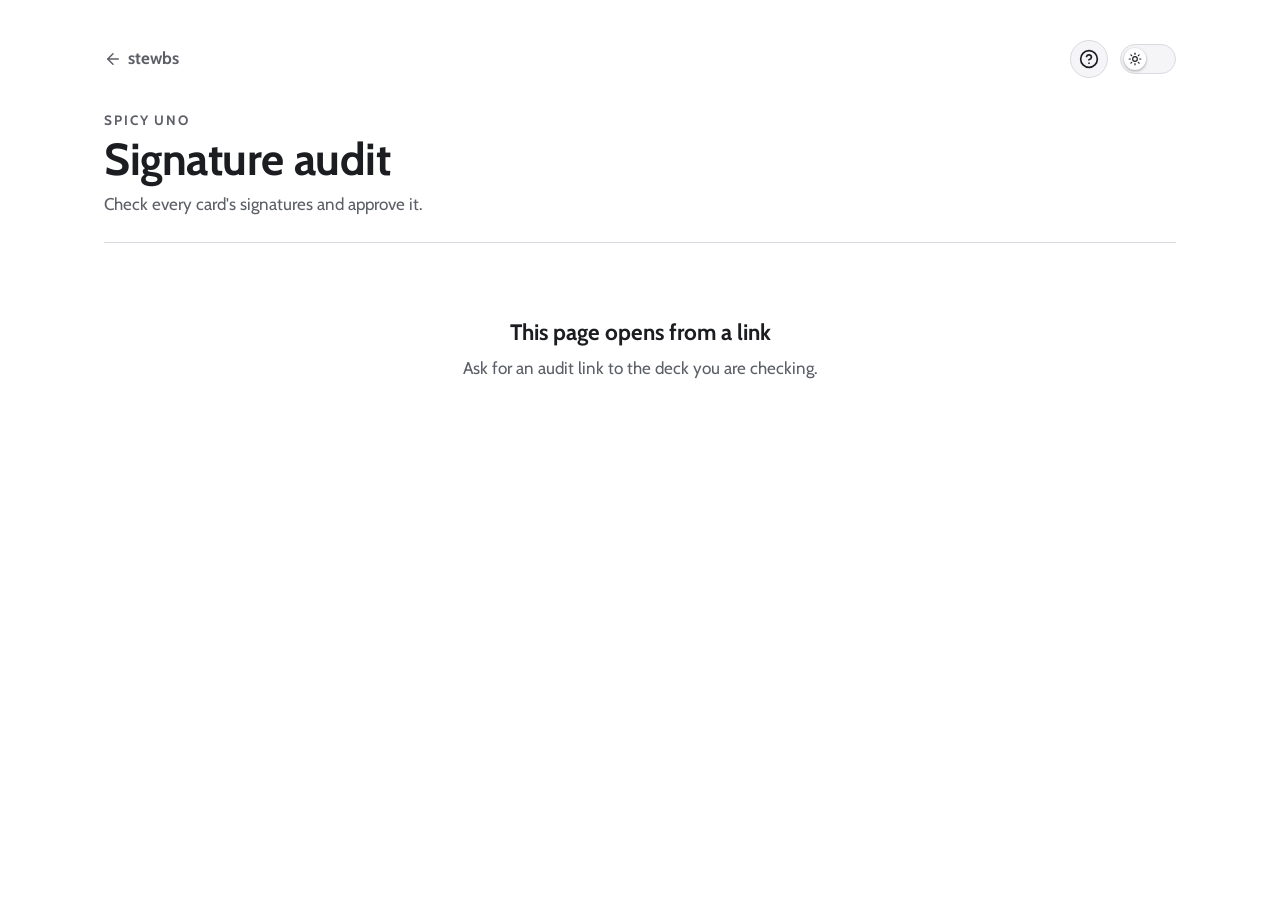
<file: audit.html>
<!DOCTYPE html>
<html lang="en">
<head>
<meta charset="UTF-8">
<meta name="viewport" content="width=device-width, initial-scale=1">
<title>Spicy Uno Signature Audit</title>
<meta name="description" content="Check every Spicy Uno card's signatures, fix mistakes, and approve each card.">
<meta name="robots" content="noindex">
<meta name="theme-color" content="#ffffff">
<link rel="icon" href="/favicon.svg" type="image/svg+xml">
<link rel="icon" href="/favicon-32.png" type="image/png" sizes="32x32">
<link rel="apple-touch-icon" href="/apple-touch-icon.png">
<link rel="stylesheet" href="/site.css">
<script src="/theme.js"></script>
<script src="/uno-decks.js"></script>
<style>
  :root {
    --page-width: 1120px;
    --mono: ui-monospace, SFMono-Regular, Menlo, Consolas, monospace;
    --ok: #1f7a45;
    --warn: #b45309;
    --ink-mix: 62%; --fill-mix: 10%; --edge-mix: 55%;
    --btn: color-mix(in srgb, var(--text) 9%, var(--bg));
    --btn-hover: color-mix(in srgb, var(--text) 15%, var(--bg));
  }
  [data-theme="dark"] {
    --ok: #4ade80;
    --warn: #fbbf24;
    --ink-mix: 72%; --fill-mix: 16%; --edge-mix: 50%;
    --btn: color-mix(in srgb, var(--text) 11%, var(--bg));
    --btn-hover: color-mix(in srgb, var(--text) 18%, var(--bg));
  }

  .intro { color: var(--muted); margin: 0 0 24px; }
  .suit {
    --ink:  color-mix(in srgb, var(--suit) var(--ink-mix), var(--text));
    --fill: color-mix(in srgb, var(--suit) var(--fill-mix), var(--bg));
    --edge: color-mix(in srgb, var(--suit) var(--edge-mix), var(--bg));
  }
  .mono { font-family: var(--mono); }
  .spacer { flex: 1; }

  /* ---------- Buttons ---------- */
  .btn {
    display: inline-flex; align-items: center; gap: 6px;
    font: 600 0.95rem var(--font); color: var(--text); background: var(--btn);
    border: none; border-radius: 10px; padding: 8px 14px; min-height: 40px; cursor: pointer;
    transition: background-color .1s, filter .1s, opacity .15s, color .1s;
  }
  .btn:hover { background: var(--btn-hover); }
  .btn .lucide { width: 18px; height: 18px; }
  .btn-primary { background: var(--accent); color: #fff; }
  .btn-primary:hover { background: var(--accent); filter: brightness(1.1); }
  .btn-primary[aria-disabled="true"] { opacity: .45; }
  .btn-sm { min-height: 32px; padding: 4px 10px; font-size: 0.85rem; }
  .btn-danger { color: var(--accent); }
  .btn.armed { background: var(--accent); color: #fff; }
  .btn.st-approve[aria-pressed="true"] { background: var(--ok); color: var(--bg); }
  .btn.st-reject[aria-pressed="true"]  { background: var(--accent); color: #fff; }
  .btn.st-retire[aria-pressed="true"]  { background: var(--muted); color: var(--bg); }

  .status-msg { font-size: 0.9rem; color: var(--muted); margin: 0; }
  .status-msg.ok  { color: var(--ok); }
  .status-msg.err { color: var(--accent); }

  /* ---------- Progress ---------- */
  .progress-block { margin: 0 0 28px; }
  .progress { display: flex; gap: 3px; height: 16px; }
  .seg { min-width: 4px; border-radius: 5px; overflow: hidden; background: color-mix(in srgb, var(--suit) 20%, var(--bg)); }
  .seg-fill { height: 100%; background: var(--suit); transition: width .4s ease-out; }
  .progress-text { margin: 10px 0 0; display: flex; flex-wrap: wrap; align-items: baseline; gap: 4px 16px; }
  .progress-text strong { font-size: 1.15rem; font-variant-numeric: tabular-nums; }
  .flag-jump {
    display: inline-flex; align-items: center; gap: 6px; padding: 3px 10px; border-radius: 999px; border: none; cursor: pointer;
    font: 600 0.9rem var(--font); font-variant-numeric: tabular-nums;
    color: var(--warn); background: color-mix(in srgb, var(--warn) 12%, var(--bg));
  }
  .flag-jump:hover { background: color-mix(in srgb, var(--warn) 20%, var(--bg)); }
  .flag-jump.none { color: var(--ok); background: color-mix(in srgb, var(--ok) 10%, var(--bg)); cursor: default; }
  .flag-jump .lucide { width: 16px; height: 16px; }
  .legend { display: flex; flex-wrap: wrap; gap: 4px 14px; color: var(--muted); font-size: 0.85rem; font-variant-numeric: tabular-nums; }
  .legend span { display: inline-flex; align-items: center; gap: 5px; }

  /* ---------- Layout: categories on the left, cards on the right ---------- */
  .audit-layout { display: grid; grid-template-columns: 250px minmax(0, 1fr); gap: 24px; align-items: start; }
  .sidebar {
    position: sticky; top: 16px;
    background: var(--surface); border: 1px solid var(--line); border-radius: 12px; overflow: hidden;
  }
  .sidebar-header {
    display: flex; justify-content: space-between; align-items: center; gap: 8px;
    padding: 10px 12px; border-bottom: 1px solid var(--line);
    font-size: 0.78rem; font-weight: 700; letter-spacing: 0.1em; text-transform: uppercase; color: var(--muted);
  }
  .sidebar-header .count { color: var(--text); letter-spacing: 0; }
  .cat-list { max-height: calc(100vh - 80px); overflow-y: auto; background: var(--bg); }
  .color-head {
    position: sticky; top: 0; z-index: 1; display: flex; align-items: center; gap: 8px;
    padding: 6px 12px; background: var(--surface); border-bottom: 1px solid var(--line);
    font-size: 0.72rem; font-weight: 700; letter-spacing: 0.1em; text-transform: uppercase; color: var(--muted);
  }
  .color-head .count { margin-left: auto; letter-spacing: 0; font-variant-numeric: tabular-nums; }
  .cat-row {
    display: flex; align-items: center; gap: 8px; width: 100%; padding: 7px 12px; cursor: pointer;
    border: none; border-bottom: 1px solid var(--line); border-left: 3px solid transparent;
    background: none; color: var(--text); font: 400 0.95rem var(--font); text-align: left;
  }
  .cat-row:hover { background: var(--surface); }
  .cat-row[aria-current="true"] { background: var(--tint); border-left-color: var(--accent); }
  .cat-row:focus-visible { outline-offset: -2px; }
  .cat-row.is-done .cat-name { color: var(--muted); }
  .cat-row .cat-count { color: var(--muted); font-size: 0.8rem; font-variant-numeric: tabular-nums; }
  .badges { margin-left: auto; display: flex; align-items: center; gap: 3px; }
  .dot { width: 10px; height: 10px; border-radius: 50%; flex-shrink: 0; background: var(--suit); }
  .ic { display: inline-flex; }
  .ic .lucide { width: 16px; height: 16px; }
  .ic.ok { color: var(--ok); } .ic.bad { color: var(--accent); } .ic.warn { color: var(--warn); }
  .ic.gone { color: var(--muted); align-items: center; gap: 4px; font-size: 0.85rem; font-weight: 600; }
  .unsaved { width: 8px; height: 8px; border-radius: 50%; background: var(--accent); margin: 0 4px; }

  /* ---------- Main panel ---------- */
  .main { display: flex; flex-direction: column; gap: 14px; min-width: 0; scroll-margin-top: 16px; }
  .main.enter { animation: rise .2s ease-out; }
  .detail-title { display: flex; flex-wrap: wrap; align-items: baseline; gap: 4px 12px; }
  .detail-title h2 { margin: 0; font-size: 1.8rem; line-height: 1.1; color: var(--ink); }
  .detail-title .sub { color: var(--muted); font-size: 0.95rem; }
  .note {
    display: flex; gap: 10px; align-items: flex-start; padding: 10px 14px; border-radius: 10px;
    background: color-mix(in srgb, var(--warn) 12%, var(--bg)); border: 1px solid color-mix(in srgb, var(--warn) 40%, var(--bg));
  }
  .note .lucide { color: var(--warn); margin-top: 3px; }
  .toolbar { display: flex; flex-wrap: wrap; align-items: center; gap: 8px; }
  .check { display: inline-flex; align-items: center; gap: 8px; font-weight: 600; font-size: 0.95rem; cursor: pointer; }
  .check input { width: 18px; height: 18px; accent-color: var(--accent); margin: 0; }
  .empty { color: var(--muted); padding: 24px 0; }

  .group + .group { margin-top: 18px; }
  .group-head { margin: 0 0 10px; font-size: 0.78rem; font-weight: 700; letter-spacing: 0.1em; text-transform: uppercase; color: var(--muted); }
  .group-head .count { color: var(--text); letter-spacing: 0; margin-left: 4px; }

  /* ---------- Cards (same tile as the signatures page) ---------- */
  .cards-grid { display: grid; grid-template-columns: repeat(auto-fill, minmax(124px, 1fr)); gap: 8px 12px; padding-top: 8px; }
  .card-wrap { display: flex; flex-direction: column; gap: 6px; min-width: 0; }
  .card-lift { position: relative; display: flex; transition: transform .18s cubic-bezier(.3,1.6,.6,1); }
  .uno-card {
    flex: 1; display: flex; flex-direction: column; min-height: 150px; padding: 0; overflow: hidden; cursor: pointer;
    border: 2px solid var(--suit); border-radius: 10px; background: var(--fill); color: var(--text);
    font: inherit; text-align: left; transition: box-shadow .18s, opacity .15s;
  }
  .card-head { background: var(--suit); color: var(--on); padding: 6px 8px 4px; }
  .card-meta { display: flex; justify-content: space-between; gap: 6px; font-size: 0.72rem; font-weight: 700; white-space: nowrap; opacity: .9; }
  .card-head .cval { font-size: 1.4rem; font-weight: 700; line-height: 1.15; }
  .card-body { flex: 1; display: flex; flex-direction: column; gap: 1px; padding: 6px 8px 8px; }
  .sn { display: grid; grid-template-columns: 12px minmax(0, 1fr) auto; gap: 4px; align-items: baseline; font-size: 0.8rem; line-height: 1.4; }
  .sn .star { color: var(--ink); font-size: 0.7rem; }
  .sn .name { white-space: nowrap; overflow: hidden; text-overflow: ellipsis; }
  .sn .mult { color: var(--muted); font-variant-numeric: tabular-nums; }
  .sn.more .name { color: var(--muted); }
  .uno-card.st-approved { opacity: .62; }
  .uno-card.st-rejected { border-style: dashed; }
  .uno-card.st-retired { opacity: .5; filter: grayscale(.85); }
  .retired-box { margin-top: 22px; border-top: 1px solid var(--line); padding-top: 12px; }
  .retired-box summary {
    display: flex; align-items: center; gap: 6px; flex-wrap: wrap; cursor: pointer; list-style: none;
    font-size: 0.78rem; font-weight: 700; letter-spacing: 0.1em; text-transform: uppercase; color: var(--muted);
  }
  .retired-box summary::-webkit-details-marker { display: none; }
  .retired-box summary::after { content: '▸'; letter-spacing: 0; transition: transform .15s; }
  .retired-box[open] summary::after { transform: rotate(90deg); }
  .retired-box summary .count { color: var(--text); letter-spacing: 0; }
  .retired-box summary .sub { font-weight: 400; letter-spacing: 0; text-transform: none; font-size: 0.85rem; margin-right: 4px; }
  .retired-box summary .lucide { width: 16px; height: 16px; }
  .retired-box .cards-grid { margin-top: 6px; }

  /* Status chips sit on the card's top corner */
  .card-chips { position: absolute; top: -8px; right: -8px; z-index: 2; display: flex; gap: 3px; }
  .chip-ic {
    display: grid; place-items: center; width: 24px; height: 24px; border-radius: 50%;
    background: var(--bg); box-shadow: 0 1px 4px rgba(0,0,0,.3);
  }
  .chip-ic .lucide { width: 18px; height: 18px; }
  .chip-ic.ok { color: var(--ok); } .chip-ic.bad { color: var(--accent); } .chip-ic.warn { color: var(--warn); } .chip-ic.gone { color: var(--muted); }
  .chip-ic.pop { animation: pop-in .25s cubic-bezier(.3,1.8,.6,1); }

  /* Approve / reject appear under a card on hover (always there on touch screens) */
  .card-actions { display: flex; justify-content: center; gap: 6px; opacity: 0; transform: translateY(-6px); transition: opacity .15s, transform .15s; }
  .act {
    display: inline-flex; align-items: center; justify-content: center; width: 36px; height: 32px; padding: 0;
    border: none; border-radius: 8px; background: var(--btn); color: var(--muted); cursor: pointer;
    transition: background-color .1s, color .1s, transform .1s;
  }
  .act .lucide { width: 20px; height: 20px; }
  .act.approve:hover { color: var(--ok); }
  .act.reject:hover { color: var(--accent); }
  .act.approve[aria-pressed="true"] { background: var(--ok); color: var(--bg); }
  .act.reject[aria-pressed="true"]  { background: var(--accent); color: #fff; }
  .act:active { transform: scale(.92); }
  .act.retire:hover { color: var(--text); }
  .act.retire[aria-pressed="true"] { background: var(--muted); color: var(--bg); }
  /* Keyboard focus lifts a card too, but a mouse click doesn't leave it lifted */
  .card-wrap:hover .card-lift, .card-wrap:has(:focus-visible) .card-lift { transform: translateY(-4px) rotate(-1.2deg); }
  .card-wrap:hover .uno-card, .card-wrap:has(:focus-visible) .uno-card { box-shadow: 0 10px 22px rgba(0,0,0,.2); opacity: 1; filter: none; }
  .card-wrap:hover .card-actions, .card-wrap:has(:focus-visible) .card-actions { opacity: 1; transform: none; }

  /* ---------- Dialogs ---------- */
  .dlg {
    width: min(720px, calc(100vw - 32px)); max-height: calc(100dvh - 48px); overflow-y: auto; padding: 0;
    border: none; border-radius: 14px; background: var(--bg); color: var(--text);
    box-shadow: 0 20px 60px rgba(0,0,0,.35);
  }
  .dlg.narrow { width: min(460px, calc(100vw - 32px)); }
  .dlg::backdrop { background: rgba(0,0,0,.45); }
  .dlg[open] { animation: pop .18s ease-out; }
  .dlg-body { padding: 20px 22px 22px; display: flex; flex-direction: column; gap: 14px; }
  .dlg h2 { margin: 0; font-size: 1.4rem; line-height: 1.2; }
  .dlg-head { display: flex; align-items: flex-start; gap: 12px; }
  .dlg-head .kick { margin: 0; font-size: 0.78rem; font-weight: 700; letter-spacing: 0.1em; text-transform: uppercase; color: var(--ink); }
  .dlg-head .cid { font-size: 0.85rem; font-weight: 400; color: var(--muted); margin-left: 6px; }
  .dlg-head .chips { display: flex; gap: 4px; margin-top: 4px; }
  .dlg-close { margin-left: auto; padding: 8px; min-height: 0; }
  .flag-list { margin: 0; padding: 10px 14px 10px 34px; border-radius: 10px; background: color-mix(in srgb, var(--warn) 12%, var(--bg)); }
  .flag-list li { margin: 2px 0; }
  .muted-note { margin: 0; color: var(--muted); font-size: 0.9rem; }
  .dlg-foot { display: flex; flex-wrap: wrap; align-items: center; gap: 8px; }

  .table-wrap { overflow-x: auto; margin: 0 -4px; padding: 0 4px; }
  .sig-table { width: 100%; border-collapse: collapse; font-size: 0.95rem; }
  .sig-table th { text-align: left; font-size: 0.72rem; font-weight: 700; letter-spacing: 0.1em; text-transform: uppercase; color: var(--muted); padding: 0 6px 6px; }
  .sig-table td { padding: 4px 6px; border-top: 1px solid var(--line); vertical-align: middle; }
  .sig-table td.num { font-family: var(--mono); font-size: 0.8rem; color: var(--muted); white-space: nowrap; border-left: 3px solid transparent; }
  .sig-table tr.changed td.num { border-left-color: var(--accent); }
  .sig-table tr.dup td { background: color-mix(in srgb, var(--warn) 12%, var(--bg)); }
  .sig-table input, .sig-table select {
    font: 400 0.95rem var(--font); color: var(--text); background: var(--bg);
    border: 1px solid var(--line); border-radius: 8px; padding: 6px 8px; width: 100%; min-width: 0;
  }
  .sig-table input[type="text"] { min-width: 120px; }
  .sig-table input[type="date"] { min-width: 140px; }
  .sig-table select { min-width: 110px; cursor: pointer; }
  .sig-table input:focus, .sig-table select:focus { outline: none; border-color: var(--accent); }
  .sig-table input.missing { border-color: var(--warn); }
  .icon-btn {
    display: inline-flex; align-items: center; justify-content: center; gap: 4px; min-width: 34px; height: 34px; padding: 0 8px;
    border: none; border-radius: 8px; background: none; color: var(--muted); cursor: pointer; font: 600 0.85rem var(--font); white-space: nowrap;
  }
  .icon-btn .lucide { width: 18px; height: 18px; }
  .icon-btn:hover { color: var(--accent); background: var(--btn); }
  .icon-btn.armed { background: var(--accent); color: #fff; }

  .help-dialog h3 { margin: 6px 0 0; font-size: 0.78rem; font-weight: 700; letter-spacing: 0.1em; text-transform: uppercase; color: var(--muted); }
  .help-dialog ol, .help-dialog ul { margin: 0; padding-left: 1.3em; }
  .help-dialog li { margin: 4px 0; }
  .help-dialog p { margin: 0; }
  .topbar .help-btn { display: inline-flex; align-items: center; justify-content: center; width: 38px; height: 38px; padding: 0; border-radius: 999px; }

  /* ---------- Page states, toast ---------- */
  #app { border-top: 1px solid var(--line); padding-top: 24px; }
  .sync-status { font-size: 0.85rem; font-weight: 600; color: var(--muted); }
  .toast {
    position: fixed; left: 50%; bottom: 20px; transform: translateX(-50%); z-index: 50;
    display: flex; align-items: center; gap: 12px; max-width: calc(100% - 32px);
    padding: 10px 16px; border-radius: 12px; background: var(--text); color: var(--bg);
    box-shadow: 0 8px 24px rgba(0,0,0,.25);
    animation: toast-in .18s ease-out; transition: opacity .15s, transform .15s;
  }
  .toast.leaving { opacity: 0; transform: translate(-50%, 12px); }
  .empty-state { text-align: center; padding: 48px 16px; color: var(--muted); animation: fade .2s ease-out; }
  .empty-state strong { display: block; font-size: 1.4rem; color: var(--text); margin-bottom: 4px; }

  /* ---------- Motion ---------- */
  @keyframes rise   { from { opacity: 0; transform: translateY(6px); } }
  @keyframes pop    { from { opacity: 0; transform: scale(.96); } }
  @keyframes pop-in { from { opacity: 0; transform: scale(.3); } }
  @keyframes fade   { from { opacity: 0; } }
  @keyframes toast-in { from { opacity: 0; transform: translate(-50%, 12px); } }
  .cards-grid.enter .card-wrap { animation: rise .2s ease-out backwards; }
  @media (prefers-reduced-motion: reduce) {
    *, *::before, *::after { animation: none !important; transition: none !important; scroll-behavior: auto !important; }
  }

  /* ---------- Phone ---------- */
  @media (max-width: 760px) {
    .audit-layout { grid-template-columns: 1fr; gap: 20px; }
    .sidebar { position: static; }
    .cat-list { max-height: 260px; }
    .cards-grid { grid-template-columns: repeat(auto-fill, minmax(108px, 1fr)); }
    .detail-title h2 { font-size: 1.5rem; }
    .dlg-body { padding: 16px; }
  }
  /* Narrow dialog: each signature on two lines (win, name, delete / date, card) */
  @media (max-width: 560px) {
    .sig-table thead { display: none; }
    .sig-table tr {
      display: grid; grid-template-columns: auto minmax(0, 1fr) minmax(0, 1fr) auto; gap: 6px; align-items: center;
      grid-template-areas: "num signer signer del" "date date card card";
      padding: 8px 4px; border-top: 1px solid var(--line);
    }
    .sig-table td { padding: 0; border: none; }
    .sig-table td:nth-child(1) { grid-area: num; }
    .sig-table td:nth-child(2) { grid-area: signer; }
    .sig-table td:nth-child(3) { grid-area: date; }
    .sig-table td:nth-child(4) { grid-area: card; }
    .sig-table td:nth-child(5) { grid-area: del; }
    .sig-table tr.dup { background: color-mix(in srgb, var(--warn) 12%, var(--bg)); }
    .sig-table tr.dup td { background: none; }
    .sig-table tr.changed { box-shadow: inset 3px 0 var(--accent); }
    .sig-table input[type="text"], .sig-table input[type="date"], .sig-table select { min-width: 0; }
  }
  @media (hover: none) {
    .card-actions { opacity: 1; transform: none; }
    .card-wrap:hover .card-lift { transform: none; }
  }
</style>
</head>
<body>
<main class="page">
  <nav class="topbar">
    <a class="home" href="/"><svg class="lucide" viewBox="0 0 24 24" aria-hidden="true"><path d="m12 19-7-7 7-7"/><path d="M19 12H5"/></svg>stewbs</a>
    <div class="topbar-actions">
      <span class="sync-status" id="syncStatus" role="status" hidden></span>
      <button type="button" class="help-btn" id="helpBtn" aria-label="How this works" title="How this works (?)" aria-haspopup="dialog">
        <svg class="lucide" viewBox="0 0 24 24" aria-hidden="true"><circle cx="12" cy="12" r="10"/><path d="M9.09 9a3 3 0 0 1 5.83 1c0 2-3 3-3 3"/><path d="M12 17h.01"/></svg>
      </button>
      <button type="button" class="switch" data-theme-toggle role="switch" aria-label="Dark mode" title="Dark mode"></button>
    </div>
  </nav>

  <p class="kicker" id="kicker">Spicy Uno</p>
  <h1>Signature audit</h1>
  <p class="intro" id="intro">Check every card's signatures and approve it.</p>

  <section id="app"><div id="content"></div></section>

  <datalist id="signerList"></datalist>
  <div class="toast" id="toast" role="status" hidden></div>
  <dialog class="dlg" id="cardDlg" aria-labelledby="cardDlgTitle"><div class="dlg-body" id="cardDlgBody"></div></dialog>
  <dialog class="dlg narrow" id="confirmDlg" aria-labelledby="confirmTitle"><div class="dlg-body" id="confirmBody"></div></dialog>
  <dialog class="dlg narrow help-dialog" id="helpDlg" aria-labelledby="helpTitle"><div class="dlg-body" id="helpBody"></div></dialog>
</main>

<script>
// ── Deck setup ─────────────────────────────────────────────────────────────
// Physical-card suffixes, in order. Must match SUFFIX_SEQ in signatures.html and Code.gs.
const SUFFIX_SEQ = `123456789ABCDEFGHIJKLMNOPQRSTUVWXYZ@#$%!&()*+-/;<=>?^|~0αβγδεζηθικλμνξοπρστυφχψω`;
const WILD_COLOR = '#7c7f87';

// Decks in the sheet. `packs` is how many packs of cards were shuffled together:
//   2 packs: Original, Gridfetti 1.0
//   5 packs: Gridfetti 2.0, Harvest, Discolight, Gridfetti 3.0
//   7 packs: Matrix, #winning (from January), Gridfetti 4.0 (from next July)
// A new deck needs an entry here, in DECKS in signatures.html, and in DECKS in Code.gs.
const DECKS = {
  original:   { name: 'Original',      scheme: '00s', colors: ['Blue', 'Green', 'Red', 'Yellow', 'Wild'], packs: 2 },
  gridfetti1: { name: 'Gridfetti 1.0', scheme: '90s', colors: ['Gold', 'Pink', 'Purple', 'Teal', 'Wild'], packs: 2 },
  gridfetti2: { name: 'Gridfetti 2.0', scheme: '90s', colors: ['Gold', 'Pink', 'Purple', 'Teal', 'Wild'], packs: 5 },
  harvest:    { name: 'Harvest',       scheme: '70s', colors: ['Banana', 'Berry', 'Orange', 'Plum', 'Wild'], packs: 5 },
  discolight: { name: 'Discolight',    scheme: '80s', colors: ['Blue', 'Green', 'Orange', 'Purple', 'Wild'], packs: 5 },
  gridfetti:  { name: 'Gridfetti 3.0', scheme: '90s', colors: ['Gold', 'Pink', 'Purple', 'Teal', 'Wild'], packs: 5 },
  matrix:     { name: 'Matrix',        scheme: '00s', colors: ['Blue', 'Green', 'Red', 'Yellow', 'Wild'], packs: 7 },
};
const VALUES = ['0', '1', '2', '3', '4', '5', '6', '7', '8', '9', 'Draw 2', 'Skip', 'Reverse'];
const WILD_VALUES = ['Basic', 'Draw 4'];
// Copies of each card in one pack (from the deck list on /uno.html, which is for 5 packs)
function perPack(color, value) {
  if (color === 'Wild') return value === 'Basic' ? 8 : value === 'Draw 4' ? 4 : 0;
  return value === '0' ? 1 : VALUES.includes(value) ? 2 : 0;
}

// ── Icons (Lucide, ISC license) ────────────────────────────────────────────
const svg = p => `<svg class="lucide" viewBox="0 0 24 24" aria-hidden="true">${p}</svg>`;
const I = {
  check: svg('<circle cx="12" cy="12" r="10"/><path d="m9 12 2 2 4-4"/>'),
  x:     svg('<circle cx="12" cy="12" r="10"/><path d="m15 9-6 6"/><path d="m9 9 6 6"/>'),
  warn:  svg('<path d="m21.73 18-8-14a2 2 0 0 0-3.48 0l-8 14A2 2 0 0 0 4 21h16a2 2 0 0 0 1.73-3"/><path d="M12 9v4"/><path d="M12 17h.01"/>'),
  trash: svg('<path d="M3 6h18"/><path d="M19 6v14c0 1-1 2-2 2H7c-1 0-2-1-2-2V6"/><path d="M8 6V4c0-1 1-2 2-2h4c1 0 2 1 2 2v2"/>'),
  plus:  svg('<path d="M5 12h14"/><path d="M12 5v14"/>'),
  close: svg('<path d="M18 6 6 18"/><path d="m6 6 12 12"/>'),
  retire: svg('<rect width="20" height="5" x="2" y="3" rx="1"/><path d="M4 8v11a2 2 0 0 0 2 2h12a2 2 0 0 0 2-2V8"/><path d="M10 12h4"/>'),
};

// ── State ──────────────────────────────────────────────────────────────────
let linkCode = '';
let link = null;              // { deck, expires }
let activeDeck = 'matrix';
let base = [];                // wins as the sheet has them
let baseById = new Map();
let baseByKey = new Map();    // "Blue|7" → wins
let approvals = new Map();    // "Blue|7|B7_3" → { status: 'approved' | 'retired', fingerprint } as saved
let expectedPrefix = new Map(); // "Blue|7" → "B7_"
// Unsaved work, per color and value, kept in this browser until Mark done:
// { edits: { id: { before, signer, date, cardId } }, adds: [{ tmp, signer, date, cardId }],
//   deletes: { id: before }, status: { cardId: 'approved' | 'rejected' | 'retired' | 'unreviewed' } }
let drafts = {};
let selKey = null;
let groupByFirst = false;
let openCid = null;           // card shown in the card dialog
let saving = false;
let shownKey = null;          // the category the main panel last showed
let popCid = null;            // card whose status chip should pop in on the next draw
let retiredOpen = false;      // the Retired section is expanded

// ── Small helpers ──────────────────────────────────────────────────────────
function esc(s) {
  return String(s ?? '').replace(/[&<>"']/g, c => ({ '&': '&amp;', '<': '&lt;', '>': '&gt;', '"': '&quot;', "'": '&#39;' }[c]));
}
const catKey = w => `${w.color}|${w.value}`;
const splitKey = k => { const i = k.indexOf('|'); return [k.slice(0, i), k.slice(i + 1)]; };
const catName = k => splitKey(k).join(' ');
const isSigned = w => !!w.cardId && !!w.signer && w.signer !== '?';
const plural = (n, one, many) => `${n.toLocaleString()} ${n === 1 ? one : (many || one + 's')}`;
const possessive = name => `${name}’s`;

function suitColor(color) {
  const name = String(color).toLowerCase();
  const find = scheme => scheme && ['a', 'b', 'c', 'd'].map(s => scheme[s]).find(([n]) => n.toLowerCase() === name);
  const hit = find(UNO_DECKS[DECKS[activeDeck].scheme]) || Object.values(UNO_DECKS).map(find).find(Boolean);
  return hit ? hit[1] : WILD_COLOR;
}
const colorCtx = document.createElement('canvas').getContext('2d');
function textOn(color) {
  colorCtx.fillStyle = '#000'; colorCtx.fillStyle = color;
  const hex = colorCtx.fillStyle;
  const [r, g, b] = [1, 3, 5].map(i => parseInt(hex.slice(i, i + 2), 16) / 255)
    .map(v => v <= 0.03928 ? v / 12.92 : ((v + 0.055) / 1.055) ** 2.4);
  return 0.2126 * r + 0.7152 * g + 0.0722 * b > 0.179 ? '#1c1d21' : '#ffffff';
}
function suitStyle(color) {
  const c = suitColor(color);
  return `--suit:${esc(c)};--on:${textOn(c)}`;
}

// "10/30/26", "10/30/2026" and "Wed Nov 18 2026 00:00:00 GMT-0600" become "2026-10-30"
function dayKey(v) {
  const s = String(v == null ? '' : v).trim();
  if (/^\d{4}-\d{2}-\d{2}$/.test(s)) return s;
  const m = /^(\d{1,2})\/(\d{1,2})\/(\d{2}|\d{4})$/.exec(s);
  if (m) {
    const y = m[3].length === 2 ? '20' + m[3] : m[3];
    return `${y}-${m[1].padStart(2, '0')}-${m[2].padStart(2, '0')}`;
  }
  if (/[a-z]{3} \d{1,2} \d{4}/i.test(s)) {
    const d = new Date(s.replace(/\s*\(.*\)$/, ''));
    if (!isNaN(d)) return `${d.getFullYear()}-${String(d.getMonth() + 1).padStart(2, '0')}-${String(d.getDate()).padStart(2, '0')}`;
  }
  return '';
}
const keyToMdy = k => k ? `${k.slice(5, 7)}/${k.slice(8, 10)}/${k.slice(2, 4)}` : '';
function formatDay(k) {
  if (!k) return 'no date';
  const [y, m, d] = k.split('-').map(Number);
  return new Date(y, m - 1, d).toLocaleDateString(undefined, { weekday: 'short', month: 'short', day: 'numeric', year: 'numeric' });
}
function cardLabel(cid) {
  const n = SUFFIX_SEQ.indexOf(String(cid).slice(-1)) + 1;
  return n ? `Card ${n}` : String(cid);
}
function valueSortKey(v) {
  if (v !== '' && !isNaN(v)) return '0_' + String(parseInt(v)).padStart(3, '0');
  return '1_' + v.toLowerCase();
}

// Same as the server's fingerprint() in Code.gs
function fingerprint(sigs) {
  return [...sigs].sort((a, b) => Number(a.id) - Number(b.id))
    .map(s => `${s.id}:${s.signer}:${s.date}`).join('|');
}
function sameWin(w, before) {
  return !!before && w.signer === before.signer && w.cardId === before.cardId && dayKey(w.date) === dayKey(before.date);
}

// ── Sheet API ──────────────────────────────────────────────────────────────
const PROD_API = 'https://script.google.com/macros/s/AKfycby9GCZ5w-2jrnLqmvhTSQWwmTa5J0WEUsK1hncPz2RndKMQ0So_kD8TbE8EkWzJpkFSBA/exec';
const IS_LOCAL = /^(localhost|127\.0\.0\.1)$/.test(location.hostname);
const SCRIPT_URL = (IS_LOCAL && new URLSearchParams(location.search).get('api')) || PROD_API;

class LinkError extends Error {}
const ERROR_TEXT = {
  network:       "Couldn't reach the sheet. Check your connection and try again.",
  busy:          'The sheet is busy. Try again in a moment.',
  conflict:      'Some of these wins changed in the sheet since you edited them.',
  'bad-request': "The sheet didn't accept those changes. Check for empty names or dates.",
  'not-set-up':  "The sheet isn't set up yet.",
  server:        'Something went wrong on the sheet side. Try again.',
};

async function api(action, data) {
  let res;
  try {
    const r = await fetch(SCRIPT_URL, {
      method: 'POST',
      headers: { 'Content-Type': 'text/plain;charset=utf-8' },   // skips the CORS preflight
      body: JSON.stringify(Object.assign({ action, code: linkCode }, data)),
    });
    res = await r.json();
  } catch (e) {
    throw new Error('network');
  }
  if (!res.ok) {
    if (res.error === 'expired' || res.error === 'invalid-link') {
      showGate(res.error);
      throw new LinkError(res.error);
    }
    throw new Error(res.error || 'server');
  }
  link = { deck: res.deck, expires: res.expires ? new Date(res.expires) : null };
  if (DECKS[res.deck]) activeDeck = res.deck;
  updateHeader();
  return res;
}

// Take the sheet's wins and approvals, then drop any unsaved change to a win that changed underneath it
function setBase(res) {
  base = res.wins;
  approvals = new Map((res.approvals || []).map(a =>
    [`${a.color}|${a.value}|${a.cardId}`, { status: a.status || 'approved', fingerprint: a.fingerprint }]));
  baseById = new Map(base.map(w => [w.id, w]));
  baseByKey = new Map();
  base.forEach(w => {
    const k = catKey(w);
    if (!baseByKey.has(k)) baseByKey.set(k, []);
    baseByKey.get(k).push(w);
  });
  // The usual card ID start for each color and value: whatever most of its cards use
  expectedPrefix = new Map();
  baseByKey.forEach((ws, k) => {
    const counts = {};
    ws.filter(isSigned).forEach(w => {
      const i = w.cardId.indexOf('_');
      if (i > 0) { const p = w.cardId.slice(0, i + 1); counts[p] = (counts[p] || 0) + 1; }
    });
    const best = Object.keys(counts).sort((a, b) => counts[b] - counts[a])[0];
    if (best) expectedPrefix.set(k, best);
  });
  document.getElementById('signerList').innerHTML =
    [...new Set(base.filter(isSigned).map(w => w.signer))].sort((a, b) => a.localeCompare(b))
      .map(n => `<option value="${esc(n)}">`).join('');

  const dropped = [];
  Object.entries(drafts).forEach(([k, d]) => {
    // A card that lost a change needs another look, so its approval goes too
    for (const [id, e] of Object.entries(d.edits)) {
      const w = baseById.get(id);
      if (!w || !sameWin(w, e.before)) { delete d.edits[id]; dropped.push(id); unapprove(d, e.cardId); unapprove(d, e.before.cardId); }
    }
    for (const [id, b] of Object.entries(d.deletes)) {
      const w = baseById.get(id);
      if (!w || !sameWin(w, b)) { delete d.deletes[id]; dropped.push(id); unapprove(d, b.cardId); }
    }
    tidy(k, false);
  });
  saveDrafts();
  if (dropped.length) {
    showToast(`${plural(dropped.length, 'win')} changed in the sheet since you edited ${dropped.length === 1 ? 'it' : 'them'}, so ${dropped.length === 1 ? 'that change was' : 'those changes were'} dropped: #${dropped.join(', #')}. Check ${dropped.length === 1 ? 'its card' : 'their cards'} again.`);
  }
  return dropped;
}

// ── Drafts (this browser only, until Mark done) ───────────────────────────
const draftStore = () => 'spicyUnoAudit_' + linkCode;
function loadDrafts() {
  try { drafts = JSON.parse(localStorage.getItem(draftStore()) || '{}') || {}; } catch (e) { drafts = {}; }
  Object.values(drafts).forEach(d => {
    d.edits = d.edits || {}; d.deletes = d.deletes || {}; d.status = d.status || {};
    d.adds = (d.adds || []).filter(a => a && a.tmp && a.cardId);
  });
}
function saveDrafts() {
  try {
    if (Object.keys(drafts).length) localStorage.setItem(draftStore(), JSON.stringify(drafts));
    else localStorage.removeItem(draftStore());
  } catch (e) {}
}
function draftFor(key) {
  return drafts[key] || (drafts[key] = { edits: {}, adds: [], deletes: {}, status: {} });
}
// Forget a draft that no longer changes anything
function tidy(key, save = true) {
  const d = drafts[key];
  if (d && !Object.keys(d.edits).length && !d.adds.length && !Object.keys(d.deletes).length && !Object.keys(d.status).length) {
    delete drafts[key];
  }
  if (save) saveDrafts();
}

// ── The working view: the sheet plus this browser's changes ───────────────
function view(key) {
  const d = drafts[key];
  const rows = [];
  (baseByKey.get(key) || []).forEach(w => {
    if (!isSigned(w) || (d && d.deletes[w.id])) return;
    const e = d && d.edits[w.id];
    rows.push(e
      ? { id: w.id, n: Number(w.id), signer: e.signer, date: e.date, cardId: e.cardId, changed: true }
      : { id: w.id, n: Number(w.id), signer: w.signer, date: dayKey(w.date), cardId: w.cardId, changed: false });
  });
  if (d) d.adds.forEach((a, i) => rows.push({ id: a.tmp, n: 1e9 + i, signer: a.signer, date: a.date, cardId: a.cardId, changed: true, added: true }));
  return rows;
}
const bySig = (a, b) => (a.date || '9999').localeCompare(b.date || '9999') || a.n - b.n;
const suffixIndex = cid => { const i = SUFFIX_SEQ.indexOf(String(cid).slice(-1)); return i < 0 ? 999 : i; };

function prefixFor(key) {
  if (expectedPrefix.has(key)) return expectedPrefix.get(key);
  const [color, value] = splitKey(key);
  const v = !isNaN(value) && value !== '' ? value : { 'Draw 2': 'D', 'Draw 4': 'D', Skip: 'S', Reverse: 'R', Basic: 'B' }[value] || value[0].toUpperCase();
  return `${color[0].toUpperCase()}${v}_`;
}

// Every card of a color and value, with its signatures, status and problems
function cardsOf(key) {
  const [color, value] = splitKey(key);
  const d = drafts[key];
  const prefix = prefixFor(key);
  const by = new Map();
  view(key).forEach(r => {
    if (!by.has(r.cardId)) by.set(r.cardId, []);
    by.get(r.cardId).push(r);
  });
  const rank = { null: 0, rejected: 1, approved: 2, retired: 3 };
  const cards = [...by].map(([cid, sigs]) => {
    sigs.sort(bySig);
    const saved = approvals.get(`${key}|${cid}`);
    const savedStatus = saved && saved.fingerprint === fingerprint(sigs) ? saved.status : null;
    const st = d && d.status[cid];
    const status = st === 'unreviewed' ? null : st || savedStatus;
    return { cid, sigs, status, savedStatus, stale: saved && !savedStatus ? saved.status : null, first: sigs[0].signer, ...checks(sigs, cid, prefix, color, value) };
  });
  findGuesses(cards);
  return cards.sort((a, b) => rank[a.status] - rank[b.status] || b.sigs.length - a.sigs.length || suffixIndex(a.cid) - suffixIndex(b.cid));
}

// Two possible worlds. A physical card shows who signed first (they mark it with a dot)
// and the names on it, but not the order of the rest. When a signature turned card X into
// a card that is also card Y plus one different name, the card in hand could have been
// either one, so the log may have picked the wrong card. (Cards that looked identical
// don't count: swapping them changes nothing.)
function findGuesses(cards) {
  const nm = s => s.signer.trim().toLowerCase();
  const bag = sigs => { const m = new Map(); sigs.forEach(s => m.set(nm(s), (m.get(nm(s)) || 0) + 1)); return m; };
  const minus = (a, b) => { const out = []; a.forEach((n, k) => { for (let i = b.get(k) || 0; i < n; i++) out.push(k); }); return out; };
  // "Donnie, then Liz, Matthew, Olyvia": the first signer, then everyone else A–Z
  const names = sigs => {
    const rest = [...new Set(sigs.slice(1).map(t => t.signer.trim()))].filter(n => n !== sigs[0].signer.trim())
      .sort((a, b) => a.localeCompare(b, undefined, { sensitivity: 'base' }));
    return rest.length ? `${sigs[0].signer.trim()}, then ${rest.join(', ')}` : sigs[0].signer.trim();
  };
  cards.forEach(c => { c.guessRows = new Set(); });
  cards.forEach(x => {
    for (let k = 1; k < x.sigs.length; k++) {
      const s = x.sigs[k];
      if (!s.date) continue;
      const px = bag(x.sigs.slice(0, k));
      cards.forEach(y => {
        if (y === x || nm(y.sigs[0]) !== nm(x.sigs[0])) return;
        const before = y.sigs.filter(t => bySig(t, s) < 0);
        if (before.length !== k) return;
        const py = bag(before);
        const yOnly = minus(py, px), xOnly = minus(px, py);
        if (yOnly.length !== 1 || xOnly.length !== 1 || yOnly[0] !== nm(s)) return;
        const other = x.sigs.find(t => nm(t) === xOnly[0]).signer.trim();
        const signer = s.signer.trim();
        const day = formatDay(s.date);
        const held = names(x.sigs.slice(0, k + 1));
        x.guessRows.add(s.id);
        x.warnings.push(`${possessive(signer)} signature on ${day} might really be ${possessive(other)} on ${cardLabel(y.cid)}. Either way the card would read ${held}.`);
        y.warnings.push(`${other} signing this card might be the real signature on ${day}, not ${signer} signing ${cardLabel(x.cid)}. Either way the card would read ${held}.`);
      });
    }
  });
}

// Automatic checks. Errors have to be fixed before Mark done; warnings are things to look at.
function checks(sigs, cid, prefix, color, value) {
  const warnings = [], errors = [];
  const noName = sigs.filter(s => !s.signer.trim() || s.signer.trim() === '?').length;
  const noDate = sigs.filter(s => !s.date).length;
  if (noName) errors.push(`${plural(noName, 'signature')} ${noName === 1 ? 'has' : 'have'} no name`);
  if (noDate) errors.push(`${plural(noDate, 'signature')} ${noDate === 1 ? 'has' : 'have'} no date`);
  const perDay = {};
  sigs.forEach(s => { if (s.date) perDay[s.date] = (perDay[s.date] || 0) + 1; });
  const dupDays = Object.keys(perDay).filter(k => perDay[k] > 1).sort();
  dupDays.forEach(k => warnings.push(`Signed ${perDay[k]} times on ${formatDay(k)}`));
  if (!cid.startsWith(prefix)) warnings.push(`Card ID ${cid} doesn’t look like a ${color} ${value} (they start with ${prefix})`);
  return { warnings, errors, dupDays: new Set(dupDays) };
}

function copiesOf(key) {
  return perPack(...splitKey(key)) * DECKS[activeDeck].packs;
}

// What the list and progress bar need about one color and value
function summarize(key) {
  const cards = cardsOf(key);
  const s = { key, cards, sigs: 0, reviewed: 0, approved: 0, retired: 0, rejected: 0, todo: 0, flagged: 0, errors: 0 };
  cards.forEach(c => {
    s.sigs += c.sigs.length;
    if (c.status === 'approved' || c.status === 'retired') { s[c.status]++; s.reviewed += c.sigs.length; }
    else if (c.status === 'rejected') s.rejected++;
    else s.todo++;
    // Flags still to check: approving or retiring a card settles its flags
    if ((c.warnings.length || c.errors.length) && !isSettled(c)) s.flagged++;
    if (c.errors.length) s.errors++;
  });
  s.copies = copiesOf(key);
  s.over = s.copies > 0 && cards.length > s.copies;
  s.draft = !!drafts[key];
  s.done = cards.length > 0 && s.approved + s.retired === cards.length;
  s.ready = s.done && !s.errors;
  return s;
}

// Every color and value in the deck, in order, plus any odd ones found in the sheet
function categoryKeys() {
  const keys = [];
  DECKS[activeDeck].colors.forEach(c => (c === 'Wild' ? WILD_VALUES : VALUES).forEach(v => keys.push(`${c}|${v}`)));
  const extra = [...baseByKey.keys()].filter(k => !keys.includes(k) && baseByKey.get(k).some(isSigned))
    .sort((a, b) => a.localeCompare(b) || valueSortKey(splitKey(a)[1]).localeCompare(valueSortKey(splitKey(b)[1])));
  return keys.concat(extra);
}

const isSettled = c => c.status === 'approved' || c.status === 'retired';

// ── Changes ────────────────────────────────────────────────────────────────
// Editing a card's signatures takes back its approval, so it gets looked at again
function unapprove(d, cid) {
  if (cid && d.status[cid] === 'approved') delete d.status[cid];
}

function setField(key, rowId, field, val) {
  const d = draftFor(key);
  const add = d.adds.find(a => a.tmp === rowId);
  let oldCid;
  if (add) {
    oldCid = add.cardId;
    add[field] = val;
  } else {
    const w = baseById.get(rowId);
    if (!w) return;
    const e = d.edits[rowId] || (d.edits[rowId] = {
      before: { signer: w.signer, date: w.date, cardId: w.cardId },
      signer: w.signer, date: dayKey(w.date), cardId: w.cardId,
    });
    oldCid = e.cardId;
    e[field] = val;
    if (e.signer === w.signer && e.date === dayKey(w.date) && e.cardId === w.cardId) delete d.edits[rowId];
  }
  unapprove(d, oldCid);
  if (field === 'cardId') unapprove(d, val);
  tidy(key);
}

function deleteRow(key, rowId) {
  const d = draftFor(key);
  const i = d.adds.findIndex(a => a.tmp === rowId);
  if (i >= 0) {
    unapprove(d, d.adds[i].cardId);
    d.adds.splice(i, 1);
  } else {
    const w = baseById.get(rowId);
    if (!w) return;
    unapprove(d, d.edits[rowId]?.cardId || w.cardId);
    d.deletes[rowId] = { signer: w.signer, date: w.date, cardId: w.cardId };
    delete d.edits[rowId];
  }
  tidy(key);
}

function deleteCard(key, cid) {
  view(key).filter(r => r.cardId === cid).forEach(r => deleteRow(key, r.id));
  const d = draftFor(key);
  delete d.status[cid];
  tidy(key);
}

function addSignature(key, cid) {
  const card = cardsOf(key).find(c => c.cid === cid);
  const last = card ? card.sigs[card.sigs.length - 1].date : '';
  const tmp = 'n' + Date.now().toString(36) + Math.random().toString(36).slice(2, 6);
  const d = draftFor(key);
  d.adds.push({ tmp, signer: '', date: last, cardId: cid });
  unapprove(d, cid);
  tidy(key);
  return tmp;
}

// Approve, reject or retire a card; picking the same one again clears it
function setStatus(key, cid, want) {
  const card = cardsOf(key).find(c => c.cid === cid);
  if (!card) return;
  const d = draftFor(key);
  const next = card.status === want ? null : want;
  popCid = cid;
  if (next && next === card.savedStatus) delete d.status[cid];
  else if (next === null) {
    if (card.savedStatus) d.status[cid] = 'unreviewed';
    else delete d.status[cid];
  } else d.status[cid] = next;
  tidy(key);
}

// The next unused card ID for a color and value ("New card")
function nextCid(key) {
  const p = prefixFor(key);
  const used = new Set(base.filter(w => w.cardId.startsWith(p)).map(w => w.cardId));
  view(key).forEach(r => used.add(r.cardId));
  for (const ch of SUFFIX_SEQ) if (!used.has(p + ch)) return p + ch;
  return p + '?';
}

// ── Rendering ──────────────────────────────────────────────────────────────
function render() {
  if (!link) return;
  const keys = categoryKeys();
  const sums = new Map(keys.map(k => [k, summarize(k)]));
  if (!selKey || !sums.has(selKey)) selKey = keys.find(k => sums.get(k).cards.length && !sums.get(k).done) || keys[0];
  const content = document.getElementById('content');
  if (!document.getElementById('mainPanel')) {
    content.innerHTML = `
      <div class="progress-block" id="progress"></div>
      <div class="audit-layout">
        <nav class="sidebar" aria-label="Cards by color and value">
          <div class="sidebar-header"><span>Cards</span><span class="count" id="doneCount"></span></div>
          <div class="cat-list" id="catList"></div>
        </nav>
        <section class="main" id="mainPanel" aria-live="polite"></section>
      </div>`;
  }
  renderProgress(sums);
  renderList(keys, sums);
  renderMain(sums.get(selKey));
  if (openCid) renderCardDialog();
  popCid = null;
}

function renderProgress(sums) {
  const byColor = new Map();
  sums.forEach(s => {
    const color = splitKey(s.key)[0];
    const c = byColor.get(color) || { total: 0, done: 0 };
    c.total += s.sigs; c.done += s.reviewed;
    byColor.set(color, c);
  });
  let total = 0, done = 0, flagged = 0, over = 0;
  byColor.forEach(c => { total += c.total; done += c.done; });
  sums.forEach(s => { flagged += s.flagged; if (s.over) over++; });
  const flagParts = [flagged ? plural(flagged, 'flagged card') : '', over ? `${plural(over, 'value')} over the deck’s count` : ''].filter(Boolean);
  const flags = flagParts.length
    ? `<button type="button" class="flag-jump" id="flagJump" title="Go to the next color and value with something to check">${I.warn}${flagParts.join(' · ')}</button>`
    : `<span class="flag-jump none">${I.check}No flags left</span>`;
  const segs = [...byColor].filter(([, c]) => c.total).map(([color, c]) =>
    `<div class="seg suit" style="flex:${c.total} 1 0;${suitStyle(color)}" title="${esc(color)}: ${c.done.toLocaleString()} of ${c.total.toLocaleString()} reviewed">
      <div class="seg-fill" style="width:${(100 * c.done / c.total).toFixed(2)}%"></div></div>`).join('');
  const legend = [...byColor].filter(([, c]) => c.total).map(([color, c]) =>
    `<span><span class="dot suit" style="${suitStyle(color)}"></span>${esc(color)} ${c.done.toLocaleString()}/${c.total.toLocaleString()}</span>`).join('');
  document.getElementById('progress').innerHTML = `
    <div class="progress" role="progressbar" aria-label="Signatures reviewed" aria-valuemin="0" aria-valuemax="${total}" aria-valuenow="${done}">${segs}</div>
    <p class="progress-text"><span><strong>${(total - done).toLocaleString()} / ${total.toLocaleString()}</strong> signatures left to review</span>
      ${flags}<span class="legend">${legend}</span></p>`;
}

function renderList(keys, sums) {
  let html = '', color = null, doneCats = 0, allCats = 0;
  keys.forEach(k => {
    const s = sums.get(k);
    const [c] = splitKey(k);
    if (c !== color) {
      color = c;
      const mine = keys.filter(x => splitKey(x)[0] === c).map(x => sums.get(x)).filter(x => x.cards.length);
      html += `<div class="color-head"><span class="dot suit" style="${suitStyle(c)}"></span>${esc(c)}
        <span class="count">${mine.filter(x => x.done && !x.draft).length}/${mine.length}</span></div>`;
    }
    if (s.cards.length) { allCats++; if (s.done && !s.draft) doneCats++; }
    const badges = [
      s.draft ? `<span class="unsaved" title="Unsaved changes in this browser"></span>` : '',
      s.over || s.flagged ? `<span class="ic warn" title="${esc(s.over ? `More cards than the deck has` : `${plural(s.flagged, 'card')} to check`)}">${I.warn}</span>` : '',
      s.rejected ? `<span class="ic bad" title="${esc(plural(s.rejected, 'rejected card'))}">${I.x}</span>` : '',
      s.done ? `<span class="ic ok" title="Every card approved">${I.check}</span>` : '',
    ].join('');
    html += `<button type="button" class="cat-row suit${s.done && !s.draft ? ' is-done' : ''}" style="${suitStyle(c)}" data-key="${esc(k)}"
        ${k === selKey ? 'aria-current="true"' : ''} tabindex="${k === selKey ? 0 : -1}">
      <span class="cat-name">${esc(splitKey(k)[1])}</span>
      <span class="cat-count">${s.cards.length ? plural(s.cards.length, 'card') : '—'}</span>
      <span class="badges">${badges}</span>
    </button>`;
  });
  const list = document.getElementById('catList');
  const scroll = list.scrollTop;
  list.innerHTML = html;
  list.scrollTop = scroll;
  document.getElementById('doneCount').textContent = `${doneCats}/${allCats} done`;
}

function selectCategory(k, focus) {
  if (k === selKey) return;
  selKey = k;
  render();
  const row = [...document.querySelectorAll('.cat-row')].find(r => r.dataset.key === k);
  if (row) {
    const list = document.getElementById('catList');
    const top = row.offsetTop - 30, bottom = row.offsetTop + row.offsetHeight;
    if (top < list.scrollTop) list.scrollTop = top;
    else if (bottom > list.scrollTop + list.clientHeight) list.scrollTop = bottom - list.clientHeight;
    if (focus) row.focus();
  }
}

function cardTile(key, c, i) {
  const [, value] = splitKey(key);
  const counts = {};
  c.sigs.forEach(s => { const n = s.signer.trim() || '(no name)'; counts[n] = (counts[n] || 0) + 1; });
  const names = Object.keys(counts).sort((a, b) => a.localeCompare(b));
  const first = c.first.trim() || '(no name)';
  const MAX = 12;
  let body = names.slice(0, MAX).map(n => `<div class="sn">
      <span class="star"${n === first ? ' title="First to sign"' : ''}>${n === first ? '★' : ''}</span>
      <span class="name">${esc(n)}</span><span class="mult">${counts[n] > 1 ? `×${counts[n]}` : ''}</span></div>`).join('');
  if (names.length > MAX) body += `<div class="sn more"><span class="star"></span><span class="name">+${names.length - MAX} more</span><span class="mult"></span></div>`;
  const problems = c.errors.concat(c.warnings);
  const pop = c.cid === popCid ? ' pop' : '';
  const chips = [
    problems.length ? `<span class="chip-ic warn" title="${esc(problems.join('\n'))}">${I.warn}</span>` : '',
    c.status === 'rejected' ? `<span class="chip-ic bad${pop}" title="Rejected: needs fixing">${I.x}</span>` : '',
    c.status === 'approved' ? `<span class="chip-ic ok${pop}" title="Approved">${I.check}</span>` : '',
    c.status === 'retired' ? `<span class="chip-ic gone${pop}" title="Retired: out of the deck">${I.retire}</span>` : '',
  ].join('');
  const title = `${catName(key)} · ${cardLabel(c.cid)} (${c.cid})${c.stale ? ` · changed since it was ${c.stale}` : ''}`;
  return `<div class="card-wrap" data-cid="${esc(c.cid)}" style="animation-delay:${Math.min(i, 16) * 15}ms">
    <div class="card-lift">
      <button type="button" class="uno-card suit${c.status ? ' st-' + c.status : ''}" style="${suitStyle(splitKey(key)[0])}" data-open="${esc(c.cid)}" title="${esc(title)}">
        <div class="card-head">
          <div class="card-meta"><span>${esc(cardLabel(c.cid))}</span><span>${c.sigs.length} total</span></div>
          <div class="cval">${esc(value)}</div>
        </div>
        <div class="card-body">${body}</div>
      </button>
      <div class="card-chips">${chips}</div>
    </div>
    <div class="card-actions">
      <button type="button" class="act approve" data-status="approved" aria-pressed="${c.status === 'approved'}" title="Approve: it’s right" aria-label="Approve ${esc(cardLabel(c.cid))}">${I.check}</button>
      <button type="button" class="act reject" data-status="rejected" aria-pressed="${c.status === 'rejected'}" title="Reject: needs fixing" aria-label="Reject ${esc(cardLabel(c.cid))}">${I.x}</button>
      <button type="button" class="act retire" data-status="retired" aria-pressed="${c.status === 'retired'}" title="Retire: lost or ruined, out of the deck" aria-label="Retire ${esc(cardLabel(c.cid))}">${I.retire}</button>
    </div>
  </div>`;
}

function renderMain(s) {
  const panel = document.getElementById('mainPanel');
  const key = s.key, name = catName(key);
  const [color] = splitKey(key);
  const changed = key !== shownKey;
  shownKey = key;

  // Retired cards wait in their own section at the bottom
  const active = s.cards.filter(c => c.status !== 'retired');
  const retired = s.cards.filter(c => c.status === 'retired');
  let grid = '';
  if (!s.cards.length) {
    grid = `<p class="empty">No signed ${esc(name)} cards yet.</p>`;
  } else if (!active.length) {
    grid = '';
  } else if (groupByFirst) {
    const groups = new Map();
    active.forEach(c => {
      const f = c.first.trim() || '(no name)';
      if (!groups.has(f)) groups.set(f, []);
      groups.get(f).push(c);
    });
    let i = 0;
    grid = [...groups.keys()].sort((a, b) => a.localeCompare(b, undefined, { sensitivity: 'base' })).map(f =>
      `<section class="group"><h3 class="group-head">${esc(possessive(f))} cards<span class="count">· ${groups.get(f).length}</span></h3>
        <div class="cards-grid">${groups.get(f).map(c => cardTile(key, c, i++)).join('')}</div></section>`).join('');
  } else {
    grid = `<div class="cards-grid">${active.map((c, i) => cardTile(key, c, i)).join('')}</div>`;
  }
  if (retired.length) {
    grid += `<details class="retired-box" id="retiredBox"${retiredOpen ? ' open' : ''}>
      <summary>${I.retire}Retired<span class="count">· ${retired.length}</span><span class="sub">Out of the deck. Nothing to review.</span></summary>
      <div class="cards-grid">${retired.map((c, i) => cardTile(key, c, i)).join('')}</div></details>`;
  }

  const left = [
    s.todo ? `${s.todo} to review` : '',
    s.rejected ? `${s.rejected} rejected` : '',
    s.errors ? `${plural(s.errors, 'card')} missing a name or date` : '',
  ].filter(Boolean).join(' · ');
  let hint, hintCls = '';
  if (!s.cards.length) hint = '';
  else if (s.done && !s.draft && !s.errors) { hint = 'Done. Every card is approved or retired, and saved to the sheet.'; hintCls = 'ok'; }
  else if (s.ready) hint = 'Every card is approved or retired. Mark it done to save your changes to the sheet.';
  else hint = left + (s.draft ? '. Your changes are kept in this browser until you mark it done.' : '');

  const over = s.over ? `<div class="note">${I.warn}<span>${plural(s.cards.length, 'card')} logged, but the ${esc(DECKS[activeDeck].name)} deck only has
      ${s.copies} ${esc(name)}s (${perPack(...splitKey(key))} per pack × ${DECKS[activeDeck].packs} packs).</span></div>` : '';
  const cardWord = n => n === 1 ? 'card' : 'cards';

  panel.innerHTML = `
    <div class="detail-title suit" style="${suitStyle(color)}">
      <h2>${esc(name)}</h2>
      <span class="sub">${plural(s.cards.length, 'card')}${s.retired ? ` (${s.retired} retired)` : ''} · ${plural(s.sigs, 'signature')}${s.copies ? ` · the deck has ${s.copies}` : ''}</span>
    </div>
    ${over}
    ${s.cards.length ? `<div class="toolbar">
      <label class="check"><input type="checkbox" id="groupFirst"${groupByFirst ? ' checked' : ''}> Group by first signer</label>
      <span class="spacer"></span>
      ${s.rejected ? `<button type="button" class="btn btn-danger" id="delRejected">${I.trash}Delete ${s.rejected} rejected ${esc(name)} ${cardWord(s.rejected)}</button>` : ''}
      ${s.draft ? `<button type="button" class="btn" id="discard">Discard changes</button>` : ''}
      ${s.done && !s.draft && !s.errors ? '' : `<button type="button" class="btn btn-primary" id="markDone" aria-disabled="${!s.ready || saving}">${saving ? 'Saving…' : `Mark ${esc(name)} done`}</button>`}
    </div>` : ''}
    <p class="status-msg ${hintCls}" id="doneMsg" role="status">${esc(hint)}</p>
    <div id="cardArea">${grid}</div>`;
  if (changed) {
    panel.querySelectorAll('.cards-grid').forEach(g => g.classList.add('enter'));
    panel.classList.remove('enter'); void panel.offsetWidth; panel.classList.add('enter');
  }
}

// ── Card dialog ────────────────────────────────────────────────────────────
function openCard(cid) {
  openCid = cid;
  renderCardDialog();
  const dlg = document.getElementById('cardDlg');
  if (!dlg.open) dlg.showModal();
}

function renderCardDialog() {
  const dlg = document.getElementById('cardDlg');
  const key = selKey;
  const cards = cardsOf(key);
  const c = cards.find(x => x.cid === openCid);
  if (!c) { openCid = null; if (dlg.open) dlg.close(); return; }
  const [color, value] = splitKey(key);
  // Keep focus on the same field after a redraw
  const act = document.activeElement;
  const keep = act && dlg.contains(act) ? { row: act.closest('tr')?.dataset.row, f: act.dataset.f, id: act.id } : null;

  const options = cards.slice().sort((a, b) => suffixIndex(a.cid) - suffixIndex(b.cid));
  const rows = c.sigs.map(s => {
    const opts = options.map(o => `<option value="${esc(o.cid)}"${o.cid === s.cardId ? ' selected' : ''}>${esc(cardLabel(o.cid))}</option>`).join('')
      + `<option value="__new">New card</option>`;
    const missing = !s.signer.trim() || s.signer.trim() === '?';
    const flag = c.dupDays.has(s.date) || c.guessRows.has(s.id);
    return `<tr data-row="${esc(s.id)}" class="${flag ? 'dup ' : ''}${s.changed ? 'changed' : ''}"${c.guessRows.has(s.id) ? ' title="Two cards fit this signature"' : ''}>
      <td class="num">${s.added ? 'new' : '#' + esc(s.id)}</td>
      <td><input type="text" data-f="signer" list="signerList" value="${esc(s.signer)}" aria-label="Signer" autocomplete="off" autocapitalize="words"${missing ? ' class="missing"' : ''}></td>
      <td><input type="date" data-f="date" value="${esc(s.date)}" aria-label="Date"${s.date ? '' : ' class="missing"'}></td>
      <td><select data-f="cardId" aria-label="Card">${opts}</select></td>
      <td><button type="button" class="icon-btn" data-del title="Delete this signature" aria-label="Delete this signature">${I.trash}</button></td>
    </tr>`;
  }).join('');
  const problems = c.errors.concat(c.warnings);
  document.getElementById('cardDlgBody').innerHTML = `
    <div class="dlg-head suit" style="${suitStyle(color)}">
      <div>
        <p class="kick">${esc(color)} ${esc(value)}</p>
        <h2 id="cardDlgTitle">${esc(cardLabel(c.cid))}<span class="cid mono">${esc(c.cid)}</span></h2>
        <div class="chips">${{ approved: `<span class="ic ok">${I.check}</span>`, rejected: `<span class="ic bad">${I.x}</span>`, retired: `<span class="ic gone">${I.retire} Retired</span>` }[c.status] || ''}</div>
      </div>
      <button type="button" class="btn btn-sm dlg-close" data-close aria-label="Close">${I.close}</button>
    </div>
    ${problems.length ? `<ul class="flag-list">${problems.map(p => `<li>${esc(p)}</li>`).join('')}</ul>` : ''}
    ${c.stale ? `<p class="muted-note">This card was ${c.stale} before, but its signatures have changed since.</p>` : ''}
    <div class="table-wrap"><table class="sig-table">
      <thead><tr><th>Win</th><th>Signer</th><th>Date</th><th>Card</th><th><span hidden>Delete</span></th></tr></thead>
      <tbody>${rows}</tbody>
    </table></div>
    <div class="dlg-foot">
      <button type="button" class="btn btn-sm" id="addSig">${I.plus}Add signature</button>
      <span class="spacer"></span>
      <button type="button" class="btn btn-sm btn-danger" id="delCard">${I.trash}Delete card</button>
      <button type="button" class="btn btn-sm st-retire" id="retireCard" aria-pressed="${c.status === 'retired'}" title="Lost or ruined, out of the deck">${I.retire}Retire</button>
      <button type="button" class="btn btn-sm st-reject" id="rejectCard" aria-pressed="${c.status === 'rejected'}">${I.x}Reject</button>
      <button type="button" class="btn btn-sm st-approve" id="approveCard" aria-pressed="${c.status === 'approved'}">${I.check}Approve</button>
    </div>`;
  if (keep) {
    const el = keep.id ? document.getElementById(keep.id)
      : dlg.querySelector(`tr[data-row="${CSS.escape(keep.row || '')}"] [data-f="${keep.f}"]`);
    el?.focus();
  }
}

// Two clicks to delete: the first turns the button into "Confirm?", the second does it
function confirmClick(btn, label) {
  if (btn.classList.contains('armed')) return true;
  const html = btn.innerHTML;
  btn.classList.add('armed');
  btn.textContent = label;
  const reset = () => { btn.classList.remove('armed'); btn.innerHTML = html; };
  const t = setTimeout(reset, 3000);
  btn.addEventListener('blur', () => { clearTimeout(t); reset(); }, { once: true });
  return false;
}

function onDialogChange(e) {
  const el = e.target, row = el.closest('tr')?.dataset.row;
  if (!openCid || !row || !el.dataset.f) return;
  let val = el.value;
  if (el.dataset.f === 'signer') val = val.trim();
  if (el.dataset.f === 'cardId' && val === '__new') val = nextCid(selKey);
  setField(selKey, row, el.dataset.f, val);
  if (el.dataset.f === 'cardId' && val !== openCid) showToast(`Moved ${row.startsWith('n') ? 'the new signature' : '#' + row} to ${cardLabel(val)}.`);
  render();
}

function onDialogClick(e) {
  const dlg = document.getElementById('cardDlg');
  if (e.target === dlg) { dlg.close(); return; }
  const b = e.target.closest('button');
  if (!b) return;
  const key = selKey;
  if (b.hasAttribute('data-close') || !openCid) { dlg.close(); return; }
  if (b.hasAttribute('data-del')) {
    if (!confirmClick(b, 'Delete?')) return;
    deleteRow(key, b.closest('tr').dataset.row);
  } else if (b.id === 'addSig') {
    const tmp = addSignature(key, openCid);
    render();
    dlg.querySelector(`tr[data-row="${tmp}"] [data-f="signer"]`)?.focus();
    return;
  } else if (b.id === 'delCard') {
    const n = cardsOf(key).find(c => c.cid === openCid)?.sigs.length || 0;
    if (!confirmClick(b, `Delete ${plural(n, 'signature')}?`)) return;
    const label = cardLabel(openCid);
    deleteCard(key, openCid);
    showToast(`Deleted ${label}. It leaves the sheet when you mark ${catName(key)} done.`);
  } else if (b.id === 'approveCard' || b.id === 'rejectCard' || b.id === 'retireCard') {
    setStatus(key, openCid, { approveCard: 'approved', rejectCard: 'rejected', retireCard: 'retired' }[b.id]);
  } else return;
  render();
}

// ── Confirm dialog ─────────────────────────────────────────────────────────
function askConfirm(title, text, okLabel) {
  const dlg = document.getElementById('confirmDlg');
  document.getElementById('confirmBody').innerHTML = `
    <h2 id="confirmTitle">${esc(title)}</h2>
    <p class="muted-note">${esc(text)}</p>
    <div class="dlg-foot"><span class="spacer"></span>
      <button type="button" class="btn" value="no">Cancel</button>
      <button type="button" class="btn btn-primary" value="yes">${esc(okLabel)}</button>
    </div>`;
  return new Promise(resolve => {
    const done = v => { dlg.close(); resolve(v); };
    dlg.querySelectorAll('button').forEach(b => b.addEventListener('click', () => done(b.value === 'yes')));
    dlg.addEventListener('close', () => resolve(false), { once: true });
    dlg.showModal();
    dlg.querySelector('button[value="no"]').focus();
  });
}

async function deleteRejected() {
  const key = selKey, name = catName(key);
  const rejected = cardsOf(key).filter(c => c.status === 'rejected');
  if (!rejected.length) return;
  const sigs = rejected.reduce((n, c) => n + c.sigs.length, 0);
  const cards = rejected.length === 1 ? 'card' : 'cards';
  const ok = await askConfirm(
    `Delete ${rejected.length} rejected ${name} ${cards}?`,
    `This removes ${plural(sigs, 'signature')} (${rejected.map(c => cardLabel(c.cid)).join(', ')}). The wins leave the sheet when you mark ${name} done.`,
    `Delete ${rejected.length} ${cards}`);
  if (!ok) return;
  rejected.forEach(c => deleteCard(key, c.cid));
  showToast(`Deleted ${rejected.length} rejected ${name} ${cards}.`);
  render();
}

// The next color and value, after this one, with a flag still to check
function jumpToFlag() {
  const keys = categoryKeys();
  const i = keys.indexOf(selKey);
  const order = keys.slice(i + 1).concat(keys.slice(0, i + 1));
  const k = order.find(k => { const s = summarize(k); return s.flagged || s.over; });
  if (!k) return;
  if (k === selKey) { showToast(`${catName(k)} is the only one with flags left.`); return; }
  selectCategory(k);
  saveSel();
  document.getElementById('mainPanel').scrollIntoView({ behavior: 'smooth', block: 'nearest' });
}

// ── Saving ─────────────────────────────────────────────────────────────────
async function markDone() {
  const key = selKey, name = catName(key);
  const s = summarize(key);
  if (saving) return;
  if (!s.ready) {
    const msg = document.getElementById('doneMsg');
    msg.className = 'status-msg err';
    msg.textContent = `Before ${name} is done: ${[s.todo ? `${s.todo} to review` : '', s.rejected ? `${s.rejected} rejected` : '', s.errors ? `${plural(s.errors, 'card')} missing a name or date` : ''].filter(Boolean).join(' · ')}.`;
    return;
  }
  const d = drafts[key] || { edits: {}, adds: [], deletes: {}, status: {} };
  const ops = [
    ...Object.entries(d.edits).map(([id, e]) => ({ op: 'edit', id, before: e.before, signer: e.signer.trim(), date: keyToMdy(e.date), cardId: e.cardId })),
    ...d.adds.map(a => ({ op: 'add', signer: a.signer.trim(), date: keyToMdy(a.date), cardId: a.cardId })),
    ...Object.entries(d.deletes).map(([id, b]) => ({ op: 'delete', id, before: b })),
  ];
  const [color, value] = splitKey(key);
  saving = true;
  setSync('Saving…');
  render();
  try {
    const res = await api('auditCommit', { color, value, ops,
      approve: s.cards.filter(c => c.status === 'approved').map(c => c.cid),
      retire: s.cards.filter(c => c.status === 'retired').map(c => c.cid) });
    delete drafts[key];
    saveDrafts();
    setBase(res);
    showToast(`${name} is done.`);
    saving = false;
    const keys = categoryKeys();
    const after = keys.slice(keys.indexOf(key) + 1).concat(keys.slice(0, keys.indexOf(key)));
    selKey = after.find(k => { const x = summarize(k); return x.cards.length && !(x.done && !x.draft); }) || key;
    saveSel();
  } catch (e) {
    saving = false;
    if (e instanceof LinkError) { setSync(''); return; }
    if (e.message === 'conflict') {
      let dropped = [];
      try { dropped = setBase(await api('auditOpen')); } catch (e2) {}
      if (!dropped.length) showToast(`${ERROR_TEXT.conflict} Check ${name} again, then mark it done.`);
    } else {
      showToast(`${name} didn’t save. ${ERROR_TEXT[e.message] || ERROR_TEXT.server} Your changes are still here.`);
    }
  }
  setSync('');
  render();
  if (!document.getElementById('cardDlg').open) document.getElementById('mainPanel').scrollIntoView({ block: 'nearest' });
}

function setSync(text) {
  const el = document.getElementById('syncStatus');
  el.hidden = !text;
  el.textContent = text;
}

// ── Header, gates, toast, help ─────────────────────────────────────────────
function updateHeader() {
  const deck = link && DECKS[link.deck];
  document.getElementById('kicker').textContent = deck ? `Spicy Uno · ${deck.name}` : 'Spicy Uno';
  document.getElementById('intro').textContent = deck
    ? `Check every ${deck.name} card's signatures, fix what's wrong, and approve it.` +
      (link.expires ? ` This link works until ${link.expires.toLocaleString(undefined, { weekday: 'short', month: 'short', day: 'numeric', hour: 'numeric', minute: '2-digit' })}.` : '')
    : "Check every card's signatures and approve it.";
}

const GATES = {
  none:           ['This page opens from a link', 'Ask for an audit link to the deck you are checking.'],
  expired:        ['This link has expired', "Audit links work for a week after they're first opened. Ask for a new one. Changes you hadn't marked done are still saved in this browser."],
  'invalid-link': ["This link doesn't work", 'Check that you copied the whole link, or ask for a new one.'],
  network:        ["Couldn't reach the sheet", 'Check your connection and try again.'],
};
function showGate(kind) {
  const [title, text] = GATES[kind] || GATES.network;
  link = null;
  base = [];
  openCid = null;
  document.querySelectorAll('dialog[open]').forEach(d => d.close());
  updateHeader();
  document.getElementById('content').innerHTML = `
    <div class="empty-state"><strong>${esc(title)}</strong>${esc(text)}
      ${kind === 'network' ? '<div style="margin-top:16px"><button type="button" class="btn btn-primary" onclick="location.reload()">Try again</button></div>' : ''}
    </div>`;
}

let toastTimer = null, toastHideTimer = null;
function showToast(msg) {
  const t = document.getElementById('toast');
  t.textContent = msg;
  clearTimeout(toastHideTimer);
  t.classList.remove('leaving');
  t.hidden = false;
  clearTimeout(toastTimer);
  toastTimer = setTimeout(() => {
    t.classList.add('leaving');
    toastHideTimer = setTimeout(() => { t.hidden = true; t.classList.remove('leaving'); }, 150);
  }, 6000);
}

function openHelp() {
  const dlg = document.getElementById('helpDlg');
  if (dlg.open) return;
  document.getElementById('helpBody').innerHTML = `
    <div class="dlg-head"><h2 id="helpTitle">How the audit works</h2>
      <button type="button" class="btn btn-sm dlg-close" data-close aria-label="Close">${I.close}</button></div>
    <ol>
      <li><strong>Pick a color and value</strong> on the left.</li>
      <li><strong>Open a card</strong> to see every signature in order. Fix a name or date, move a signature to another card, add one that's missing, or delete one that never happened.</li>
      <li><strong>Approve</strong> ${I.check} a card when it's right, or <strong>reject</strong> ${I.x} it when it needs fixing. Hover a card for the buttons. Rejected cards drop to the end, then approved ones.</li>
      <li><strong>Retire</strong> ${I.retire} a card that's lost or ruined. It moves to a Retired section and stays retired on later audits, unless someone logs a new signature on it.</li>
      <li><strong>Mark done</strong> once every card is approved or retired. That saves the color and value to the sheet.</li>
    </ol>
    <h3>Good to know</h3>
    <ul>
      <li>Until you mark it done, changes are kept in this browser only. A red dot in the list means unsaved changes.</li>
      <li>${I.warn} marks things to check: two signatures on the same day, a card ID that doesn't fit, more cards than the deck has, or <strong>two cards that fit</strong>. Past the first signer (the dot), a card doesn't show who signed in what order. So when a new signature leaves a card with the same names as another card plus a different new name, either card could be the one you held. Both cards get the flag.</li>
      <li>The flag count up top counts cards you haven't approved or retired yet. Click it to jump to the next one.</li>
      <li>Deleted signatures and cards are removed from the sheet when you mark done. Their win numbers are left as gaps.</li>
    </ul>`;
  dlg.querySelector('[data-close]').addEventListener('click', () => dlg.close());
  dlg.querySelectorAll('.lucide').forEach(s => { s.style.width = s.style.height = '16px'; s.style.verticalAlign = '-3px'; });
  dlg.showModal();
}

// Remember the open color and value and the grouping in this browser
const selStore = () => 'spicyUnoAuditSel_' + linkCode;
function saveSel() { try { localStorage.setItem(selStore(), selKey || ''); } catch (e) {} }

// ── Events ─────────────────────────────────────────────────────────────────
function wire() {
  const content = document.getElementById('content');
  content.addEventListener('click', e => {
    const row = e.target.closest('.cat-row');
    if (row) { selectCategory(row.dataset.key); saveSel(); if (matchMedia('(max-width: 760px)').matches) document.getElementById('mainPanel').scrollIntoView({ behavior: 'smooth' }); return; }
    const act = e.target.closest('.act');
    if (act) {
      const cid = act.closest('.card-wrap').dataset.cid;
      setStatus(selKey, cid, act.dataset.status);
      render();
      // The card moves. From the keyboard, keep focus on its buttons; after a click, let it go.
      if (e.detail === 0) {
        const again = [...document.querySelectorAll('.card-wrap')].find(w => w.dataset.cid === cid);
        again?.querySelector(`.act[data-status="${act.dataset.status}"]`)?.focus({ preventScroll: true });
      } else document.activeElement?.blur();
      return;
    }
    const card = e.target.closest('[data-open]');
    if (card) { openCard(card.dataset.open); return; }
    const b = e.target.closest('button');
    if (!b) return;
    if (b.id === 'flagJump') jumpToFlag();
    else if (b.id === 'markDone') markDone();
    else if (b.id === 'delRejected') deleteRejected();
    else if (b.id === 'discard') {
      if (!confirmClick(b, 'Discard all changes?')) return;
      delete drafts[selKey];
      saveDrafts();
      showToast(`Discarded your ${catName(selKey)} changes.`);
      render();
    }
  });
  content.addEventListener('toggle', e => {
    if (e.target.id === 'retiredBox') retiredOpen = e.target.open;
  }, true);
  content.addEventListener('change', e => {
    if (e.target.id !== 'groupFirst') return;
    groupByFirst = e.target.checked;
    try { localStorage.setItem('spicyUnoAuditGroup', groupByFirst ? '1' : ''); } catch (err) {}
    shownKey = null;
    render();
  });
  // ↑/↓ moves through the list
  content.addEventListener('keydown', e => {
    const row = e.target.closest?.('.cat-row');
    if (!row || (e.key !== 'ArrowDown' && e.key !== 'ArrowUp')) return;
    e.preventDefault();
    const rows = [...document.querySelectorAll('.cat-row')];
    const next = rows[rows.indexOf(row) + (e.key === 'ArrowDown' ? 1 : -1)];
    if (next) { selectCategory(next.dataset.key, true); saveSel(); }
  });

  const dlg = document.getElementById('cardDlg');
  dlg.addEventListener('change', onDialogChange);
  dlg.addEventListener('click', onDialogClick);
  dlg.addEventListener('close', () => { openCid = null; });
  // Enter in a name box saves it (blur fires change)
  dlg.addEventListener('keydown', e => {
    if (e.key === 'Enter' && e.target.matches('input[data-f="signer"]')) { e.preventDefault(); e.target.blur(); }
  });

  ['helpDlg', 'confirmDlg'].forEach(id => document.getElementById(id).addEventListener('click', e => { if (e.target === e.currentTarget) e.currentTarget.close(); }));
  document.getElementById('helpBtn').addEventListener('click', openHelp);
  document.addEventListener('keydown', e => {
    const tag = document.activeElement?.tagName;
    if (e.key === '?' && !['INPUT', 'TEXTAREA', 'SELECT'].includes(tag) && !e.metaKey && !e.ctrlKey) { e.preventDefault(); openHelp(); }
  });
}

// ── Init ───────────────────────────────────────────────────────────────────
(function init() {
  wire();
  linkCode = (/^#([A-Za-z0-9]{12})$/.exec(location.hash) || [])[1] || '';
  if (!linkCode) { showGate('none'); return; }
  loadDrafts();
  try {
    selKey = localStorage.getItem(selStore()) || null;
    groupByFirst = localStorage.getItem('spicyUnoAuditGroup') === '1';
  } catch (e) {}
  document.getElementById('content').innerHTML = '<div class="empty-state"><strong>Opening your link…</strong>Loading every signature in the deck.</div>';
  api('auditOpen')
    .then(res => { setBase(res); render(); })
    .catch(e => { if (!(e instanceof LinkError)) showGate('network'); });
  setInterval(() => { if (link?.expires && Date.now() > link.expires) showGate('expired'); }, 30000);
  window.addEventListener('hashchange', () => location.reload());
  window.addEventListener('beforeunload', e => { if (saving) { e.preventDefault(); e.returnValue = ''; } });
})();
</script>
</body>
</html>
</file>
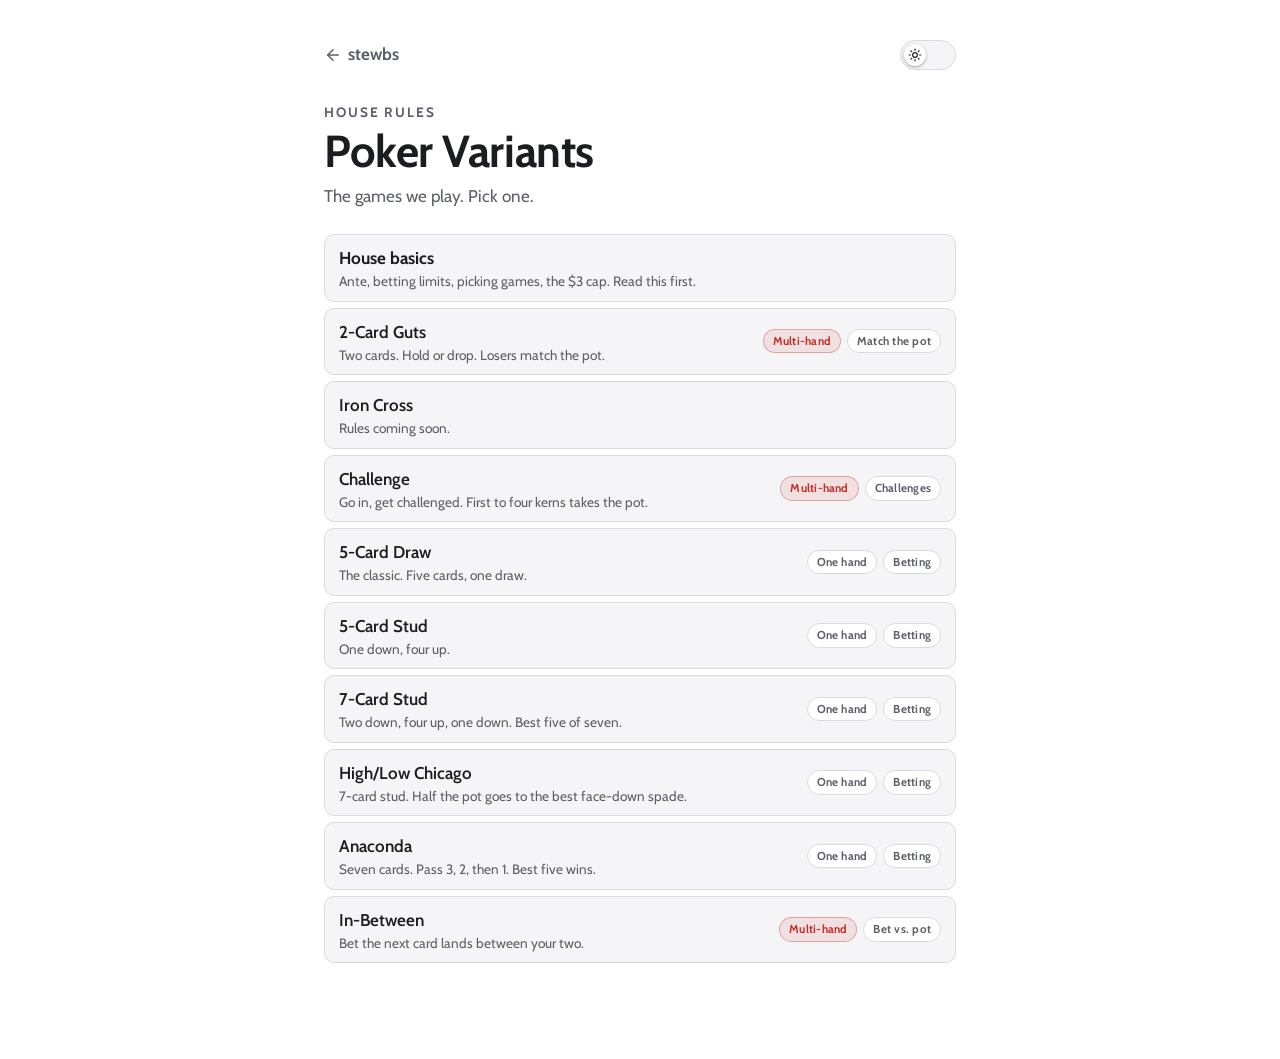
<file: poker.html>
<!DOCTYPE html>
<html lang="en">
<head>
<meta charset="UTF-8">
<meta name="viewport" content="width=device-width, initial-scale=1">
<title>Poker Variants</title>
<meta name="description" content="House rules for the poker variants our family and friends play.">
<meta property="og:title" content="Poker Variants">
<meta property="og:description" content="House rules for the poker variants our family and friends play.">
<meta name="theme-color" content="#ffffff">
<link rel="icon" href="/favicon.svg" type="image/svg+xml">
<link rel="icon" href="/favicon-32.png" type="image/png" sizes="32x32">
<link rel="apple-touch-icon" href="/apple-touch-icon.png">
<link rel="stylesheet" href="/site.css">
<script src="/theme.js"></script>
<style>
  :root { --page-width: 680px; }
  .intro { color: var(--muted); margin: 0 0 24px; }

  /* Game menu */
  .menu { list-style: none; padding: 0; margin: 0 0 24px; display: flex; flex-direction: column; gap: 6px; }
  .menu a {
    display: flex; flex-wrap: wrap; align-items: center; gap: 6px 12px;
    padding: 10px 14px; border: 1px solid var(--line); border-radius: 10px;
    background: var(--surface); color: var(--text); text-decoration: none;
  }
  .menu a:hover { border-color: var(--muted); }
  .menu a[aria-current="true"] { border-color: var(--accent); background: var(--tint); }
  .menu a[aria-current="true"] .name { color: var(--accent); }
  .menu .text { flex: 1 1 220px; min-width: 0; }
  .menu .name { display: block; font-weight: 600; }
  .menu .basics .name { font-weight: 700; }
  .menu .desc { display: block; font-size: 0.85rem; line-height: 1.35; color: var(--muted); }
  .menu .tags { display: flex; flex-wrap: wrap; gap: 6px; }
  .tag {
    font-size: 0.72rem; font-weight: 700; letter-spacing: 0.02em; white-space: nowrap;
    padding: 2px 9px; border-radius: 999px;
    border: 1px solid var(--line); background: var(--bg); color: var(--muted);
  }
  .tag.multi {
    color: var(--accent); background: var(--tint);
    border-color: color-mix(in srgb, var(--accent) 35%, transparent);
  }

  /* Game sections: only the one in the URL hash is shown */
  section {
    display: none;
    background: var(--surface); border: 1px solid var(--line); border-radius: 12px;
    padding: 20px 22px; scroll-margin-top: 16px;
  }
  section:target { display: block; }
  h2 { font-size: 1.4rem; margin: 0 0 4px; }
  .tagline { margin: 0 0 16px; color: var(--muted); font-size: 0.9rem; }
  h3 { font-size: 1rem; margin: 20px 0 6px; }
  section p, section li { font-size: 0.95rem; }
  section p { margin: 0 0 8px; }
  section ul, section ol { margin: 0 0 8px; padding-left: 22px; }
  section li { margin-bottom: 4px; }
  .callout {
    background: var(--tint); border-left: 4px solid var(--accent);
    border-radius: 0 8px 8px 0; padding: 10px 14px; margin: 8px 0;
  }
  .soon { color: var(--muted); font-size: 0.9rem; margin: 0; }
</style>
</head>
<body>
<main class="page">
  <nav class="topbar">
    <a class="home" href="/"><svg class="lucide" viewBox="0 0 24 24" aria-hidden="true"><path d="m12 19-7-7 7-7"/><path d="M19 12H5"/></svg>stewbs</a>
    <div class="topbar-actions">
      <button type="button" class="switch" data-theme-toggle role="switch" aria-label="Dark mode" title="Dark mode"></button>
    </div>
  </nav>

  <p class="kicker">House Rules</p>
  <h1>Poker Variants</h1>
  <p class="intro">The games we play. Pick one.</p>

  <nav aria-label="Games">
    <ul class="menu">
      <li class="basics"><a href="#basics">
        <span class="text"><span class="name">House basics</span><span class="desc">Ante, betting limits, picking games, the $3 cap. Read this first.</span></span>
      </a></li>
      <li><a href="#guts">
        <span class="text"><span class="name">2-Card Guts</span><span class="desc">Two cards. Hold or drop. Losers match the pot.</span></span>
        <span class="tags"><span class="tag multi">Multi-hand</span><span class="tag">Match the pot</span></span>
      </a></li>
      <li><a href="#iron-cross">
        <span class="text"><span class="name">Iron Cross</span><span class="desc">Rules coming soon.</span></span>
      </a></li>
      <li><a href="#challenge">
        <span class="text"><span class="name">Challenge</span><span class="desc">Go in, get challenged. First to four kerns takes the pot.</span></span>
        <span class="tags"><span class="tag multi">Multi-hand</span><span class="tag">Challenges</span></span>
      </a></li>
      <li><a href="#five-draw">
        <span class="text"><span class="name">5-Card Draw</span><span class="desc">The classic. Five cards, one draw.</span></span>
        <span class="tags"><span class="tag">One hand</span><span class="tag">Betting</span></span>
      </a></li>
      <li><a href="#five-stud">
        <span class="text"><span class="name">5-Card Stud</span><span class="desc">One down, four up.</span></span>
        <span class="tags"><span class="tag">One hand</span><span class="tag">Betting</span></span>
      </a></li>
      <li><a href="#seven-stud">
        <span class="text"><span class="name">7-Card Stud</span><span class="desc">Two down, four up, one down. Best five of seven.</span></span>
        <span class="tags"><span class="tag">One hand</span><span class="tag">Betting</span></span>
      </a></li>
      <li><a href="#chicago">
        <span class="text"><span class="name">High/Low Chicago</span><span class="desc">7-card stud. Half the pot goes to the best face-down spade.</span></span>
        <span class="tags"><span class="tag">One hand</span><span class="tag">Betting</span></span>
      </a></li>
      <li><a href="#anaconda">
        <span class="text"><span class="name">Anaconda</span><span class="desc">Seven cards. Pass 3, 2, then 1. Best five wins.</span></span>
        <span class="tags"><span class="tag">One hand</span><span class="tag">Betting</span></span>
      </a></li>
      <li><a href="#in-between">
        <span class="text"><span class="name">In-Between</span><span class="desc">Bet the next card lands between your two.</span></span>
        <span class="tags"><span class="tag multi">Multi-hand</span><span class="tag">Bet vs. pot</span></span>
      </a></li>
    </ul>
  </nav>

  <section id="basics">
    <h2>House basics</h2>
    <p class="tagline">These apply to every game unless the game says otherwise.</p>

    <h3>Picking the game</h3>
    <ul>
      <li>The dealer picks the game and calls any options, like the weenie rule in Guts or High vs. Low in Chicago.</li>
      <li><strong>One-hand games:</strong> after the hand, the deal moves one seat clockwise and the new dealer picks.</li>
      <li><strong>Multi-hand games</strong> like Guts, Challenge and In-Between: the deal moves clockwise every hand until the game ends. The next game is picked by the player clockwise of whoever picked the last one.</li>
    </ul>

    <h3>Ante</h3>
    <p>Everyone antes a <strong>dime</strong> to start each game.</p>

    <h3>Betting</h3>
    <ul>
      <li>Bets are <strong>5¢ to 25¢</strong>.</li>
      <li>Raises are up to 25¢, with a maximum of <strong>3 raises per betting round</strong>.</li>
      <li>The highest showing hand bets first. If there are no face-up cards, the player left of the dealer bets first. You can check if nobody has bet yet.</li>
    </ul>

    <h3>Hands</h3>
    <ul>
      <li>Normal poker hand rankings. No wild cards.</li>
      <li>Ties split. (Challenge is the exception: ties go to the first player in.)</li>
    </ul>

    <h3>The $3 cap</h3>
    <p>No single decision can cost you more than <strong>$3</strong>. In "match the pot" games, that means you pay at most $3 when you match. In betting games, the betting limits already keep each decision well under $3. You can still win a pot of any size.</p>
    <p>The one exception is <a href="#challenge">Challenge</a>: going in first can cost up to $3 per challenger.</p>
  </section>

  <section id="guts">
    <h2>2-Card Guts</h2>
    <p class="tagline">With the weenie rule (if the dealer says so)</p>

    <p class="callout"><strong>The short version:</strong> everyone gets two cards and decides whether they're in. The best hand takes the pot, and everyone else who went in has to match it. The game keeps going until someone goes in alone and beats the dummy.</p>

    <h3>Setup</h3>
    <ul>
      <li>The dealer picks the game and has to say whether the <strong>weenie rule</strong> is on.</li>
      <li>Everyone antes a dime. That's the starting pot. Nobody antes again for the rest of the game.</li>
      <li>The dealer deals two cards to each player, plus a two-card <strong>dummy hand</strong> face down in the middle.</li>
    </ul>

    <h3>The drop</h3>
    <ol>
      <li>Everyone looks at their cards, then holds them up over the table in a circle.</li>
      <li>The dealer counts: <em>"3, 2, 1, drop."</em></li>
      <li>On "drop," <strong>let go of your cards to fold.</strong> Keep holding them if you're in.</li>
      <li>Everyone still holding cards flips them over.</li>
    </ol>

    <h3>What beats what</h3>
    <ul>
      <li>Any pair beats any non-pair. Higher pair wins.</li>
      <li>No pair? Highest card wins, then the second card. Aces are high.</li>
      <li>No straights or flushes. Suits don't matter.</li>
    </ul>

    <h3>Who pays, who wins</h3>
    <p><strong>Two or more players in:</strong> the best hand drags the pot. Everyone else who went in matches the pot, and that money becomes the pot for the next hand.</p>
    <p><strong>Tie for the best hand:</strong> it's a push. The tied players don't drag and don't pay. Everyone else who went in still matches, and their money goes on top of the pot that's already there.</p>
    <p class="callout">Example: the pot is $2. Ann and Ben both have a pair of 9s, and Cal has K-J. Ann and Ben get nothing and pay nothing. Cal pays $2, so the pot is now $4. Next dealer.</p>
    <p><strong>One player in:</strong> they play the dummy. The dummy gets flipped:</p>
    <ul>
      <li>Beat the dummy and you take the pot. <strong>Game over.</strong></li>
      <li>Lose to the dummy and you match the pot. Keep playing.</li>
      <li>Tie the dummy: no drag, no pay. Next dealer.</li>
    </ul>
    <p><strong>Nobody in:</strong> it depends on the weenie rule.</p>

    <h3>The weenie rule</h3>
    <p>If nobody goes in, everyone flips. The player with the <strong>best</strong> hand is the weenie and has to match the pot. (You had the cards and you chickened out.) If two or more players tie for best, each of them pays. Then the game keeps going.</p>
    <p>If the dealer didn't call the weenie rule and nobody goes in, nobody pays. The deal just moves on.</p>

    <h3>Matching is capped at $3</h3>
    <p>Every "match the pot" here falls under the <a href="#basics">$3 cap</a>.</p>
    <p class="callout">Example: the pot is $5.40 and you lose. You put in $3, not $5.40.</p>
    <p>After the ante, the only ways to lose money are going in and losing, or being the weenie.</p>

    <h3>Ending the game</h3>
    <ul>
      <li>The deal moves one seat clockwise every hand.</li>
      <li>The game ends when someone goes in alone and beats the dummy.</li>
      <li>The next game is picked the usual <a href="#basics">multi-hand way</a>.</li>
    </ul>
  </section>

  <section id="iron-cross">
    <h2>Iron Cross</h2>
    <p class="soon">Rules coming soon.</p>
  </section>

  <section id="challenge">
    <h2>Challenge</h2>
    <p class="tagline">Go in, get challenged, collect kerns. First to four takes the pot.</p>

    <p class="callout"><strong>The short version:</strong> each hand has three rounds: best two, worst three, and best five. In each round, the first player to go in earns a <strong>kern</strong> if nobody challenges them. Anyone who challenges compares hands with them, and the loser pays the winner. The pot just keeps growing from antes until someone collects four kerns and takes it all.</p>

    <h3>What you need</h3>
    <p><strong>Kerns</strong> are coin tokens, kept separate from the chips. They're just for keeping score.</p>

    <h3>Ante</h3>
    <p>Everyone antes a <strong>dime</strong> for the first hand and a <strong>nickel</strong> for every hand after that, whether or not they played the last one.</p>

    <h3>The hand</h3>
    <p>All cards are dealt face down.</p>
    <ol>
      <li>Deal three. Round on your <strong>best two</strong>.</li>
      <li>Deal two more, for five. Round on your <strong>worst three</strong>.</li>
      <li>Deal two more, for seven. Round on your <strong>best five</strong>, which is a normal poker hand.</li>
    </ol>
    <p>Then the deal moves clockwise, everyone antes a nickel, and you do it again.</p>

    <h3>How a round works</h3>
    <ol>
      <li><strong>Going in:</strong> starting left of the dealer, each player either goes in or says "I'm out." This stops at the first player who goes in. If everyone's out, the round is over and the next cards get dealt.</li>
      <li><strong>Challenging:</strong> go around the table once more. Everyone else, including people who already said they're out, says either "I'll challenge ya" or "I'm out." You can only challenge the first player in.</li>
      <li><strong>Settling up:</strong>
        <ul>
          <li>Nobody challenges: the first player in gets a <strong>kern</strong>.</li>
          <li>Anyone challenges: nobody gets a kern that round. The first player in settles each challenge separately (see below).</li>
        </ul>
      </li>
    </ol>

    <h3>Challenges</h3>
    <ul>
      <li>The first player in and the challenger pass their cards to each other so only the two of them see. The rest of the table doesn't. In the best-five round, the cards can be flipped face up instead.</li>
      <li>The loser pays the winner the <strong>current pot amount</strong>, capped at $3. The money goes straight to the other player, not into the pot.</li>
      <li><strong>Ties go to the first player in.</strong> They're taking on the whole table, so they get that edge.</li>
      <li>Each challenge is its own deal. The first player in might win some challenges and lose others.</li>
    </ul>
    <p class="callout">Example: the pot is 60¢ in the best-two round. Ann goes in with K-Q. Ben and Cal challenge. Ben has a pair of 4s, so Ann pays Ben 60¢. Cal also has K-Q, a tie, so Cal pays Ann 60¢. Nobody gets a kern.</p>
    <p>This is the one exception to the <a href="#basics">$3 cap</a>: the first player in can lose up to $3 <em>to each</em> challenger.</p>

    <h3>What beats what</h3>
    <ul>
      <li><strong>Best two:</strong> a pair beats any non-pair, then high card. Aces are high. No straights or flushes.</li>
      <li><strong>Worst three:</strong> lowest wins. Compare the highest card first, then the next one down (6-4-2 beats 6-5-A). Pairs are bad: any non-pair beats any pair, and three of a kind is the worst. Aces are low. No straights or flushes, so <strong>A-2-3 is the best possible worst three</strong>.</li>
      <li><strong>Best five:</strong> normal poker hands. Aces are high, and straights and flushes count.</li>
    </ul>

    <h3>Winning</h3>
    <ul>
      <li>You can earn up to three kerns in one hand, one per round.</li>
      <li>The moment someone has <strong>four kerns</strong>, the game is over, even in the middle of a hand. They take the pot.</li>
      <li>All the kerns are collected and set aside, so the next game starts from zero.</li>
      <li>The next game is picked the usual <a href="#basics">multi-hand way</a>.</li>
    </ul>
  </section>

  <section id="five-draw">
    <h2>5-Card Draw</h2>
    <p class="tagline">The classic. Five cards, one draw.</p>

    <h3>The deal</h3>
    <ol>
      <li>Everyone antes a dime.</li>
      <li>Five cards face down to each player. Betting round.</li>
      <li><strong>The draw:</strong> starting left of the dealer, each player throws away up to <strong>3</strong> cards (or up to <strong>4</strong> if they're keeping an ace) and gets that many new ones.</li>
      <li>Final betting round, then showdown.</li>
    </ol>

    <h3>Betting</h3>
    <p>Two betting rounds with the normal <a href="#basics">house limits</a>. The player left of the dealer bets first both times. Anyone can open, so you don't need jacks or better.</p>

    <h3>Showdown</h3>
    <p>Best five-card hand takes the pot. One-hand game, so the deal moves on.</p>
  </section>

  <section id="five-stud">
    <h2>5-Card Stud</h2>
    <p class="tagline">One down, four up</p>

    <h3>The deal</h3>
    <ol>
      <li>Everyone antes a dime.</li>
      <li>One card down and one card up to each player. Betting round.</li>
      <li>One more card up. Betting round.</li>
      <li>One more card up. Betting round.</li>
      <li>One more card up. Final betting round.</li>
    </ol>

    <h3>Betting</h3>
    <p>Four betting rounds with the normal <a href="#basics">house limits</a>. The highest showing hand bets first each round.</p>

    <h3>Showdown</h3>
    <p>Best five-card hand takes the pot. One-hand game, so the deal moves on.</p>
  </section>

  <section id="seven-stud">
    <h2>7-Card Stud</h2>
    <p class="tagline">Two down, four up, one down. Best five of seven.</p>

    <h3>The deal</h3>
    <ol>
      <li>Everyone antes a dime.</li>
      <li>Two cards down and one card up to each player. Betting round.</li>
      <li>One more card up. Betting round.</li>
      <li>One more card up. Betting round.</li>
      <li>One more card up. Betting round.</li>
      <li>The last card goes face down. Final betting round.</li>
    </ol>

    <h3>Betting</h3>
    <p>Five betting rounds with the normal <a href="#basics">house limits</a>. The highest showing hand bets first each round.</p>

    <h3>Showdown</h3>
    <p>Everyone still in makes their best five-card hand out of their seven cards. Best hand takes the pot. One-hand game, so the deal moves on.</p>
    <p>Want a twist? See <a href="#chicago">High/Low Chicago</a>.</p>
  </section>

  <section id="chicago">
    <h2>High/Low Chicago</h2>
    <p class="tagline">Seven-card stud with a spade split</p>

    <p class="callout"><strong>The short version:</strong> it's <a href="#seven-stud">7-card stud</a>. Half the pot goes to the best hand. The other half goes to whoever has the highest spade face down (High Chicago) or the lowest spade face down (Low Chicago).</p>

    <h3>Calling it</h3>
    <ul>
      <li><strong>High Chicago:</strong> the highest spade in the hole wins half. The A♠ is the best.</li>
      <li><strong>Low Chicago:</strong> the lowest spade in the hole wins half. The 2♠ is the best, and aces are high.</li>
    </ul>
    <p>Only <strong>face-down</strong> spades count. A spade showing face up does nothing for the spade half.</p>

    <h3>The deal</h3>
    <p>The ante, deal and betting all work exactly like <a href="#seven-stud">7-card stud</a>. Only the showdown is different.</p>

    <h3>Showdown</h3>
    <ul>
      <li>Everyone still in makes their best five-card hand out of their seven cards. The best hand takes half the pot.</li>
      <li>Everyone still in flips their face-down cards. The best spade for the game called (highest or lowest) takes the other half.</li>
      <li><strong>You have to stay in to the end</strong> to win either half. Fold and your spade doesn't count.</li>
      <li>If nobody still in has a face-down spade, the best hand takes the whole pot.</li>
      <li>One player can win both halves (a scoop).</li>
      <li>If the pot doesn't split evenly, the extra cent goes to the best hand.</li>
      <li>Ties for best hand split that half.</li>
    </ul>
    <p class="callout">Example (High Chicago): the pot is $3.20. Ann has a full house, and Ben has the K♠ face down, which is the highest spade still in. Ann gets $1.60 and Ben gets $1.60. If Ann also had the A♠ face down, she'd take all $3.20.</p>
  </section>

  <section id="anaconda">
    <h2>Anaconda</h2>
    <p class="tagline">Seven cards, three passes, best five wins</p>

    <p class="callout"><strong>The short version:</strong> everyone gets seven cards. You pass three to the left, then two to the right, then one to the left, with a betting round after each pass. The best five-card hand wins the pot.</p>

    <h3>The deal</h3>
    <ul>
      <li>Everyone antes a dime.</li>
      <li>The dealer deals seven cards to each player, one at a time. All face down.</li>
    </ul>

    <h3>The passes</h3>
    <ol>
      <li>Pass <strong>three</strong> cards to the <strong>left</strong>. Betting round.</li>
      <li>Pass <strong>two</strong> cards to the <strong>right</strong>. Betting round.</li>
      <li>Pass <strong>one</strong> card to the <strong>left</strong>. Final betting round.</li>
    </ol>
    <ul>
      <li>Everyone passes at the same time. Pick your cards and set them face down, and don't pick up what you're passed until everyone has passed.</li>
      <li>You can pass any cards, including ones you were just passed.</li>
      <li>If you fold, you're out of the passing too. Cards skip you and go to the next player still in.</li>
    </ul>

    <h3>Betting</h3>
    <p>Three betting rounds, one after each pass, with the normal <a href="#basics">house limits</a>. There are no face-up cards, so the <strong>player left of the dealer</strong> bets first each round.</p>

    <h3>Showdown</h3>
    <ul>
      <li>Everyone still in flips all their cards at once.</li>
      <li>Best five-card hand out of your seven takes the pot. High only, normal poker rankings.</li>
      <li>If everyone else folds, the last player in takes the pot without showing.</li>
    </ul>
    <p>It's a one-hand game, so the deal moves clockwise and the next dealer picks.</p>
  </section>

  <section id="in-between">
    <h2>In-Between</h2>
    <p class="tagline">Two cards up. Bet the next one lands between them.</p>

    <p class="callout"><strong>The short version:</strong> on your turn you get two cards face up. Bet on whether the next card falls between them. Win and you take your bet out of the pot. Lose and you put it in. The game ends when the pot is empty.</p>

    <h3>Setup</h3>
    <ul>
      <li>Everyone antes a dime. Nobody antes again for the rest of the game.</li>
      <li><strong>One dealer for the whole game.</strong> The deal doesn't rotate in In-Between.</li>
      <li>Turns go clockwise starting left of the dealer, and the dealer takes a turn too.</li>
    </ul>

    <h3>Your turn</h3>
    <ol>
      <li>The dealer gives you two cards face up.</li>
      <li>Bet or pass.</li>
      <li>If you bet, the dealer flips a third card.
        <ul>
          <li><strong>Strictly between</strong> your two cards: you win. Take your bet out of the pot.</li>
          <li>Anything else, including matching one of your cards ("hitting the post"): you lose. Put your bet in the pot.</li>
        </ul>
      </li>
    </ol>

    <h3>How much you can bet</h3>
    <ul>
      <li>Minimum <strong>5¢</strong>. You can always pass.</li>
      <li><strong>First time around the table:</strong> up to <strong>half the pot</strong> (rounded up to the nickel), capped at $3.</li>
      <li><strong>After that:</strong> up to <strong>the whole pot</strong>, capped at $3.</li>
    </ul>
    <p class="callout">Example: the pot is $1.40 on the first loop. You can bet up to 70¢. If it were 75¢, you could bet up to 40¢. On the second loop with the same pot, you can bet up to $1.40. With a $5 pot, you can bet up to $3.</p>

    <h3>Special cards</h3>
    <ul>
      <li><strong>Aces:</strong> if either of your two cards is an ace, you call it high or low right when it's dealt. That means you call your first card before you see the second.</li>
      <li><strong>An ace as the third card</strong> always loses. It counts as hitting the post.</li>
      <li><strong>A pair</strong> (like two 7s, or two aces): no bet. Next player.</li>
      <li><strong>Back-to-back cards</strong> (like 7-8): nothing can land between them, so no bet. Next player.</li>
    </ul>

    <h3>Ending the game</h3>
    <ul>
      <li>When the deck runs out, reshuffle the discards and keep going.</li>
      <li>The game ends when someone wins the last of the pot.</li>
      <li>The next game is picked the usual <a href="#basics">multi-hand way</a>.</li>
    </ul>
  </section>
</main>
<script>
  // Highlight the menu item for the game being shown.
  function markCurrent() {
    document.querySelectorAll('.menu a').forEach(function (a) {
      a.setAttribute('aria-current', a.getAttribute('href') === location.hash ? 'true' : 'false');
    });
  }
  window.addEventListener('hashchange', markCurrent);
  markCurrent();
</script>
</body>
</html>
</file>
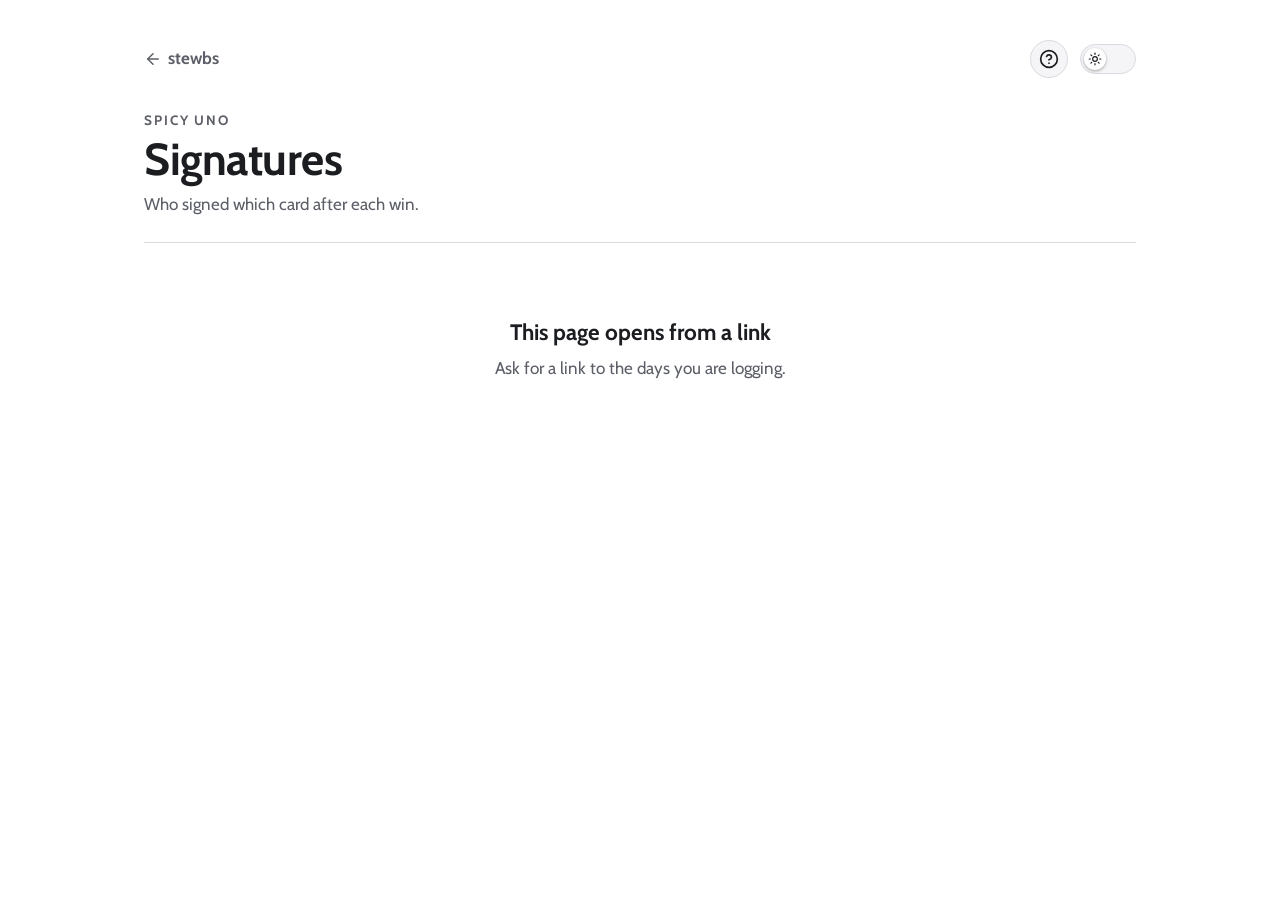
<file: signatures.html>
<!DOCTYPE html>
<html lang="en">
<head>
<meta charset="UTF-8">
<meta name="viewport" content="width=device-width, initial-scale=1">
<title>Spicy Uno Signatures</title>
<meta name="description" content="Who signed which Spicy Uno card after each win.">
<meta name="robots" content="noindex">
<meta name="theme-color" content="#ffffff">
<link rel="icon" href="/favicon.svg" type="image/svg+xml">
<link rel="icon" href="/favicon-32.png" type="image/png" sizes="32x32">
<link rel="apple-touch-icon" href="/apple-touch-icon.png">
<link rel="stylesheet" href="/site.css">
<script src="/theme.js"></script>
<script src="/uno-decks.js"></script>
<style>
  :root {
    --page-width: 1040px;
    --mono: ui-monospace, SFMono-Regular, Menlo, Consolas, monospace;
    --ok: #1f7a45;
    /* How strongly a suit color shows as text, fill and border */
    --ink-mix: 62%; --fill-mix: 10%; --edge-mix: 55%;
    /* Solid fills for buttons, chips and toggles */
    --btn: color-mix(in srgb, var(--text) 9%, var(--bg));
    --btn-hover: color-mix(in srgb, var(--text) 15%, var(--bg));
  }
  [data-theme="dark"] {
    --ok: #4ade80;
    --ink-mix: 72%; --fill-mix: 16%; --edge-mix: 50%;
    --btn: color-mix(in srgb, var(--text) 11%, var(--bg));
    --btn-hover: color-mix(in srgb, var(--text) 18%, var(--bg));
  }

  .intro { color: var(--muted); margin: 0 0 24px; }

  /* Anything colored by a suit sets --suit inline; these derive readable shades for both themes */
  .suit {
    --ink:  color-mix(in srgb, var(--suit) var(--ink-mix), var(--text));
    --fill: color-mix(in srgb, var(--suit) var(--fill-mix), var(--bg));
    --edge: color-mix(in srgb, var(--suit) var(--edge-mix), var(--bg));
  }



  /* ---------- Controls ---------- */
  .btn {
    font: 600 0.95rem var(--font); color: var(--text); background: var(--btn);
    border: none; border-radius: 10px; padding: 8px 14px; min-height: 40px; cursor: pointer;
    transition: background-color .1s, filter .1s, opacity .15s;
  }
  .btn:hover { background: var(--btn-hover); }
  .btn-primary { background: var(--accent); color: #fff; }
  .btn-primary:hover { background: var(--accent); filter: brightness(1.1); }
  .btn-sm { min-height: 32px; padding: 4px 10px; font-size: 0.85rem; }

  input[type="text"], input[type="date"] {
    font: 400 1rem var(--font); color: var(--text); background: var(--bg);
    border: 1px solid var(--line); border-radius: 10px; padding: 8px 12px; width: 100%;
  }
  input[type="text"]:focus, input[type="date"]:focus { outline: none; border-color: var(--accent); }
  .mono { font-family: var(--mono); }

  .field-label { display: block; font-size: 0.78rem; font-weight: 700; letter-spacing: 0.1em; text-transform: uppercase; color: var(--muted); margin-bottom: 6px; }
  .field-label .hint { font-weight: 400; letter-spacing: 0; text-transform: none; }

  .status-msg { font-size: 0.9rem; color: var(--muted); }
  .status-msg.ok  { color: var(--ok); }
  .status-msg.err { color: var(--accent); }

  .row { display: flex; gap: 10px; align-items: center; flex-wrap: wrap; }
  .stack { display: flex; flex-direction: column; gap: 12px; }



  /* ---------- Fill: queue + detail ---------- */
  .fill-layout { display: grid; grid-template-columns: 280px minmax(0, 1fr); gap: 24px; align-items: start; }

  .incomplete-sidebar {
    position: sticky; top: 16px;
    background: var(--surface); border: 1px solid var(--line); border-radius: 12px; overflow: hidden;
  }
  .sidebar-header {
    display: flex; justify-content: space-between; align-items: center; gap: 8px;
    padding: 10px 12px; border-bottom: 1px solid var(--line);
    font-size: 0.78rem; font-weight: 700; letter-spacing: 0.1em; text-transform: uppercase; color: var(--muted);
  }
  .sidebar-count { color: var(--text); }
  .incomplete-list { position: relative; max-height: max(180px, calc(50vh - 90px)); overflow-y: auto; background: var(--bg); }

  .inc-item {
    display: flex; align-items: center; gap: 10px; padding: 8px 12px; cursor: pointer;
    border-bottom: 1px solid var(--line); border-left: 3px solid transparent; font-size: 0.95rem;
  }
  .inc-item:hover { background: var(--surface); }
  .inc-item.selected { background: var(--tint); border-left-color: var(--accent); }
  .inc-item:focus-visible { outline-offset: -2px; }
  .inc-item .win-num { color: var(--muted); font-family: var(--mono); font-size: 0.8rem; min-width: 38px; }
  .inc-item.pinned { opacity: 0.6; }
  .pin-btn {
    margin-left: auto; flex-shrink: 0; display: flex; padding: 6px; border: none; border-radius: 8px;
    background: none; color: var(--muted); cursor: pointer; opacity: 0;
  }
  .pin-btn .lucide { width: 16px; height: 16px; }
  .inc-item:hover .pin-btn, .pin-btn:focus-visible { opacity: 1; }
  .pin-btn:hover { color: var(--text); }
  .inc-item.pinned .pin-btn { opacity: 1; color: var(--accent); }
  .deferred-header {
    padding: 6px 12px; border-bottom: 1px solid var(--line); background: var(--surface);
    font-size: 0.72rem; font-weight: 700; letter-spacing: 0.1em; text-transform: uppercase; color: var(--muted);
  }

  .sort-toggle { display: flex; gap: 2px; padding: 2px; border-radius: 8px; background: var(--btn); }
  .sort-toggle button {
    font: 600 0.78rem var(--font); padding: 3px 9px; border: none; border-radius: 6px;
    background: transparent; color: var(--muted); cursor: pointer;
  }
  .sort-toggle button:hover { color: var(--text); }
  .sort-toggle button.active { background: var(--text); color: var(--bg); }

  .dot { width: 10px; height: 10px; border-radius: 50%; flex-shrink: 0; background: var(--suit); }

  .detail-panel { display: flex; flex-direction: column; gap: 20px; min-width: 0; scroll-margin-top: 16px; }
  .detail-title { display: flex; flex-wrap: wrap; align-items: baseline; gap: 4px 12px; }
  .detail-title h2 { margin: 0; font-size: 1.8rem; line-height: 1.1; color: var(--ink); }
  .detail-title .sub { color: var(--muted); font-size: 0.95rem; }

  .section-label { font-size: 0.78rem; font-weight: 700; letter-spacing: 0.1em; text-transform: uppercase; color: var(--muted); margin: 0 0 10px; }
  .section-label .hint { font-weight: 400; letter-spacing: 0; text-transform: none; }

  /* ---------- Cards ---------- */
  .cards-grid { display: grid; grid-template-columns: repeat(auto-fill, minmax(116px, 1fr)); gap: 10px; }
  .uno-card {
    display: flex; flex-direction: column; min-height: 150px; padding: 0; overflow: hidden; cursor: pointer;
    border: 2px solid var(--suit); border-radius: 10px; background: var(--fill); color: var(--text);
    font: inherit; text-align: left; transition: transform .1s, box-shadow .1s;
  }
  .uno-card:hover { transform: translateY(-2px); box-shadow: 0 6px 16px rgba(0,0,0,.15); }
  .uno-card.sel-card { outline: 3px solid var(--text); outline-offset: 2px; }
  /* Solid top: card number, total, value */
  .card-head { background: var(--suit); color: var(--on); padding: 6px 8px 4px; }
  .card-meta { display: flex; justify-content: space-between; gap: 6px; font-size: 0.72rem; font-weight: 700; white-space: nowrap; opacity: .9; }
  .card-head .cval { font-size: 1.4rem; font-weight: 700; line-height: 1.15; }
  /* Faded body: one row per signer, star | name | ×count */
  .card-body { flex: 1; display: flex; flex-direction: column; gap: 1px; padding: 6px 8px 8px; }
  .sn { display: grid; grid-template-columns: 12px minmax(0, 1fr) auto; gap: 4px; align-items: baseline; font-size: 0.8rem; line-height: 1.4; }
  .sn .star { color: var(--ink); font-size: 0.7rem; }
  .sn .name { white-space: nowrap; overflow: hidden; text-overflow: ellipsis; }
  .sn .mult { color: var(--muted); font-variant-numeric: tabular-nums; }
  .sn.more .name { color: var(--muted); }
  .uno-card.new-card { border-style: dashed; background: transparent; }
  /* Retired on an audit link: lost or ruined, so probably not the card in hand */
  .uno-card.retired { opacity: .5; filter: grayscale(.85); }
  .uno-card.retired:hover, .uno-card.retired.sel-card { opacity: .85; }
  .retired-label { margin-top: auto; padding-top: 4px; font-size: 0.72rem; font-weight: 700; letter-spacing: 0.08em; text-transform: uppercase; color: var(--muted); }
  /* Step 1 heading, with the first-signer dropdown on the right */
  .step-head { display: flex; align-items: center; justify-content: space-between; flex-wrap: wrap; gap: 8px 12px; margin: 0 0 10px; }
  .step-head .section-label { margin: 0; }
  .filter-select {
    font: 600 0.9rem var(--font); color: var(--text); background: var(--btn);
    border: none; border-radius: 10px; padding: 7px 10px; max-width: 100%; cursor: pointer;
  }
  .filter-select.is-on { background: var(--accent); color: #fff; }
  /* Step 1 after a pick: just that card, a bit bigger, with Change card beside it */
  .picked-row { display: flex; align-items: flex-start; gap: 12px; flex-wrap: wrap; }
  .picked-row .uno-card { width: 220px; max-width: 100%; min-height: 0; }
  .picked-row .uno-card:hover { transform: none; }
  #cardStep { scroll-margin-top: 16px; }
  .new-card .card-head { background: transparent; color: var(--ink); }
  .new-card .new-label { font-size: 0.8rem; color: var(--muted); }
  .no-cards { color: var(--muted); }

  /* ---------- Fill form ---------- */
  .fill-form { background: var(--surface); border: 1px solid var(--line); border-radius: 12px; padding: 16px; display: flex; flex-direction: column; gap: 12px; }
  .form-row { display: flex; gap: 12px; align-items: flex-end; flex-wrap: wrap; }
  .form-field { display: flex; flex-direction: column; flex: 1; min-width: 160px; }
  .autocomplete-wrapper { position: relative; }
  .autocomplete-list {
    position: absolute; top: calc(100% + 4px); left: 0; right: 0; z-index: 10; max-height: 200px; overflow-y: auto;
    background: var(--bg); border: 1px solid var(--line); border-radius: 10px; box-shadow: 0 8px 20px rgba(0,0,0,.18);
  }
  .autocomplete-list:empty { display: none; }
  .autocomplete-list div { padding: 8px 12px; cursor: pointer; }
  .autocomplete-list div:hover, .autocomplete-list div.hl { background: var(--tint); }

  .nav-row { display: flex; gap: 8px; }

  /* ---------- New win ---------- */
  .new-win-title { display: flex; align-items: baseline; gap: 12px; }
  .new-win-title h2 { margin: 0; font-size: 1.8rem; line-height: 1.1; }
  .new-win-title .sub { color: var(--muted); font-family: var(--mono); }
  .key-btn-row { display: flex; flex-wrap: wrap; gap: 8px; }
  .key-btn {
    display: flex; align-items: center; gap: 6px; min-height: 44px; min-width: 44px; justify-content: center;
    padding: 6px 12px; border: none; border-radius: 10px; background: var(--suit); color: var(--on);
    font: 700 1rem var(--font); cursor: pointer; transition: opacity .1s, transform .1s, filter .1s;
  }
  .key-btn:hover { filter: brightness(1.07); transform: translateY(-1px); }
  .key-btn.active { outline: 3px solid var(--text); outline-offset: 2px; }
  /* Once one is picked, fade the rest */
  .key-btn-row:has(.active) .key-btn:not(.active) { opacity: .4; }
  .key-btn .kh { font-family: var(--mono); }
  .key-btn .kn { font-weight: 600; font-size: 0.85rem; }
  .nw-section { transition: opacity .15s; }
  .nw-section.dimmed { opacity: .3; pointer-events: none; }

  /* ---------- Steps, name chips, posted list ---------- */
  .step-num {
    display: inline-flex; align-items: center; justify-content: center; width: 22px; height: 22px; margin-right: 6px;
    border-radius: 50%; background: var(--text); color: var(--bg); font-size: 0.75rem; letter-spacing: 0; vertical-align: 1px;
  }
  .chips { display: flex; flex-wrap: wrap; gap: 6px; margin-top: 10px; }
  .chip {
    transition: background-color .12s, color .12s;
    font: 600 0.9rem var(--font); color: var(--text); background: var(--btn); cursor: pointer;
    border: none; border-radius: 999px; padding: 6px 12px; min-height: 36px;
    max-width: 100%; white-space: nowrap; overflow: hidden; text-overflow: ellipsis;
  }
  .chip:hover { background: var(--btn-hover); }
  .chip.active { background: var(--accent); color: #fff; }
  .btn-primary.is-waiting { opacity: .45; }
  .btn-danger { color: var(--accent); }
  .save-row { display: flex; flex-wrap: wrap; align-items: center; gap: 10px; }
  .save-row .spacer { flex: 1; }
  .inc-day { margin-left: 6px; color: var(--muted); font-size: 0.8rem; }
  #nwDay { width: auto; min-width: 160px; }
  .inc-name { white-space: nowrap; }
  .inc-signer { flex: 1 1 auto; min-width: 0; margin-left: auto; text-align: right; color: var(--muted); font-size: 0.85rem; white-space: nowrap; overflow: hidden; text-overflow: ellipsis; }
  .sidebar-header.lower { border-top: 1px solid var(--line); }
  .list-empty { padding: 10px 12px; color: var(--muted); font-size: 0.9rem; }

  /* ---------- Help ---------- */
  .topbar .help-btn { display: inline-flex; align-items: center; justify-content: center; width: 38px; height: 38px; padding: 0; border-radius: 999px; }
  .help-dialog {
    width: min(560px, calc(100vw - 32px)); max-height: calc(100dvh - 48px); overflow-y: auto; padding: 0;
    border: none; border-radius: 14px; background: var(--bg); color: var(--text);
    box-shadow: 0 20px 60px rgba(0,0,0,.35);
  }
  .help-dialog::backdrop { background: rgba(0,0,0,.45); }
  .help-dialog[open] { animation: pop .18s ease-out; }
  .help-dialog .help-body { padding: 20px 22px 22px; }
  .help-dialog h2 { margin: 0; font-size: 1.4rem; }
  .help-dialog h3 { margin: 20px 0 8px; font-size: 0.78rem; font-weight: 700; letter-spacing: 0.1em; text-transform: uppercase; color: var(--muted); }
  .help-dialog ol, .help-dialog ul { margin: 0; padding-left: 1.3em; }
  .help-dialog li { margin: 4px 0; }
  .help-dialog p { margin: 6px 0 0; }
  .help-head { display: flex; align-items: center; justify-content: space-between; gap: 12px; }
  .help-close { display: inline-flex; padding: 8px; }
  .help-close .lucide { width: 18px; height: 18px; }
  .keys { width: 100%; border-collapse: collapse; font-size: 0.95rem; }
  .keys td { padding: 5px 0; vertical-align: top; border-top: 1px solid var(--line); }
  .keys td:first-child { width: 42%; padding-right: 12px; white-space: nowrap; }
  kbd {
    display: inline-block; min-width: 1.6em; padding: 1px 6px; margin: 0 1px; text-align: center;
    font: 600 0.8rem var(--mono); border-radius: 6px; background: var(--btn); border-bottom: 2px solid var(--line);
  }

  /* ---------- Page states, toast ---------- */
  #app { border-top: 1px solid var(--line); padding-top: 24px; }
  .sync-status { font-size: 0.85rem; font-weight: 600; color: var(--muted); }
  .sync-status.retry { color: var(--accent); }
  .toast {
    position: fixed; left: 50%; bottom: 20px; transform: translateX(-50%); z-index: 50;
    display: flex; align-items: center; gap: 12px; max-width: calc(100% - 32px);
    padding: 8px 8px 8px 16px; border-radius: 12px; background: var(--text); color: var(--bg);
    box-shadow: 0 8px 24px rgba(0,0,0,.25);
  }
  .toast .btn { background: color-mix(in srgb, var(--bg) 22%, var(--text)); color: var(--bg); }
  .toast .btn:hover { background: color-mix(in srgb, var(--bg) 32%, var(--text)); }

  .empty-state { text-align: center; padding: 48px 16px; color: var(--muted); }
  .empty-state strong { display: block; font-size: 1.4rem; color: var(--text); margin-bottom: 4px; }

  /* ---------- Motion: short, and only for things the viewer did ---------- */
  @keyframes rise  { from { opacity: 0; transform: translateY(6px); } }
  @keyframes pop   { from { opacity: 0; transform: scale(.96); } }
  @keyframes fade  { from { opacity: 0; } }
  @keyframes flash { from { background-color: color-mix(in srgb, var(--accent) 28%, transparent); } }
  @keyframes toast-in { from { opacity: 0; transform: translate(-50%, 12px); } }
  .detail-panel.enter { animation: rise .2s ease-out; }
  .cards-grid.enter .uno-card { animation: rise .2s ease-out backwards; }
  .picked-row.enter .uno-card { animation: pop .18s ease-out; }
  .picked-row.enter #changeCard { animation: fade .25s ease-out; }
  .inc-item.flash { animation: flash .9s ease-out; }
  .toast { animation: toast-in .18s ease-out; transition: opacity .15s, transform .15s; }
  .toast.leaving { opacity: 0; transform: translate(-50%, 12px); }
  .sync-status, .empty-state { animation: fade .2s ease-out; }
  @media (prefers-reduced-motion: reduce) {
    *, *::before, *::after { animation: none !important; transition: none !important; scroll-behavior: auto !important; }
  }

  /* ---------- Phone ---------- */
  @media (max-width: 760px) {
    .fill-layout { grid-template-columns: 1fr; gap: 20px; }
    .incomplete-sidebar { position: static; }
    .incomplete-list { max-height: 220px; }
    .cards-grid { grid-template-columns: repeat(auto-fill, minmax(100px, 1fr)); }
    .detail-title h2, .new-win-title h2 { font-size: 1.5rem; }
    .nav-row .btn { flex: 1; }
  }
  /* Touch screens can't hover, so keep the pin buttons visible */
  @media (hover: none) {
    .pin-btn { opacity: 1; }
    .uno-card:hover, .key-btn:hover { transform: none; }
  }
</style>
</head>
<body>
<main class="page">
  <nav class="topbar">
    <a class="home" href="/"><svg class="lucide" viewBox="0 0 24 24" aria-hidden="true"><path d="m12 19-7-7 7-7"/><path d="M19 12H5"/></svg>stewbs</a>
    <div class="topbar-actions">
      <span class="sync-status" id="syncStatus" role="status" hidden></span>
      <button type="button" class="help-btn" id="helpBtn" aria-label="How this works" title="How this works (?)" aria-haspopup="dialog">
        <svg class="lucide" viewBox="0 0 24 24" aria-hidden="true"><circle cx="12" cy="12" r="10"/><path d="M9.09 9a3 3 0 0 1 5.83 1c0 2-3 3-3 3"/><path d="M12 17h.01"/></svg>
      </button>
      <button type="button" class="switch" data-theme-toggle role="switch" aria-label="Dark mode" title="Dark mode"></button>
    </div>
  </nav>

  <p class="kicker" id="kicker">Spicy Uno</p>
  <h1>Signatures</h1>
  <p class="intro" id="intro">Who signed which card after each win.</p>

  <section id="app"><div id="fillContent"></div></section>

  <div class="toast" id="toast" role="status" hidden></div>

  <dialog class="help-dialog" id="helpDialog" aria-labelledby="helpTitle"><div class="help-body" id="helpBody"></div></dialog>
</main>

<script>
// Physical-card suffixes, in order. Only ever append, so existing IDs keep their "Card N" number.
const SUFFIX_SEQ  = `123456789ABCDEFGHIJKLMNOPQRSTUVWXYZ@#$%!&()*+-/;<=>?^|~0αβγδεζηθικλμνξοπρστυφχψω`;
const WILD_COLOR = '#7c7f87';

// Physical decks we track. `scheme` names a color scheme in /uno-decks.js;
// `colorKeys` are the keyboard shortcuts for picking a color on a new win.
const DECKS = {
  original:   { name: 'Original',      scheme: '00s', colorKeys: { b: 'Blue', g: 'Green', r: 'Red', y: 'Yellow', w: 'Wild' } },
  gridfetti1: { name: 'Gridfetti 1.0', scheme: '90s', colorKeys: { g: 'Gold', r: 'Pink', p: 'Purple', t: 'Teal', w: 'Wild' } },
  gridfetti2: { name: 'Gridfetti 2.0', scheme: '90s', colorKeys: { g: 'Gold', r: 'Pink', p: 'Purple', t: 'Teal', w: 'Wild' } },
  harvest:    { name: 'Harvest',       scheme: '70s', colorKeys: { b: 'Banana', e: 'Berry', o: 'Orange', p: 'Plum', w: 'Wild' } },
  discolight: { name: 'Discolight',    scheme: '80s', colorKeys: { b: 'Blue', g: 'Green', o: 'Orange', p: 'Purple', w: 'Wild' } },
  gridfetti:  { name: 'Gridfetti 3.0', scheme: '90s', colorKeys: { g: 'Gold', r: 'Pink', p: 'Purple', t: 'Teal', w: 'Wild' } },
  matrix:     { name: 'Matrix',        scheme: '00s', colorKeys: { b: 'Blue', g: 'Green', r: 'Red', y: 'Yellow', w: 'Wild' } },
};

// Autofocus only with a mouse; on phones it pops the keyboard and jumps the page
const CAN_AUTOFOCUS = matchMedia('(hover: hover) and (pointer: fine)').matches;
const NARROW = matchMedia('(max-width: 760px)');

let activeDeck    = 'matrix';   // replaced by the link's deck once it opens
let COLOR_KEYS    = DECKS[activeDeck].colorKeys;

let wins          = [];
let retired       = new Set();  // "Blue|7|B7_3": cards retired on an audit link
let selectedWinId = null;
let acHl          = -1;
let sortMode      = 'color'; // 'color' | 'chrono'
let pinnedIds     = new Set();
let inNewWinMode  = false;
let newWinDraft   = { color: null, value: null };
let newWinDay     = '';   // day picked for new wins (YYYY-MM-DD); remembered between wins
let pickedCardId  = '';   // card chosen in step 1 of the open win
let cardGridOpen  = true; // step 1 shows every card (true) or just the picked one (false)
let cardTiles     = { order: [], html: {}, first: {}, newCid: '', win: null };  // tiles for the open win
let cardFilter    = '';     // first signer to show cards for ('' = all)
let filterWinId   = null;   // the win the filter belongs to (it resets on another win)
let toastTimer    = null;
let flashId       = null;   // win to flash in the queue on the next draw (just posted or added)
let shownKey      = null;   // what the detail panel last showed, so it only animates on a change
// Focus only moves on its own for keyboard users, so taps on a phone never pop the keyboard up
let usingKeyboard = false;

// ── Escaping: every value from the data goes through this before it lands in HTML ──
function esc(s) {
  return String(s ?? '').replace(/[&<>"']/g, c => ({ '&': '&amp;', '<': '&lt;', '>': '&gt;', '"': '&quot;', "'": '&#39;' }[c]));
}

// ── Suit colors (from /uno-decks.js) ───────────────────────────────────────
function suitColor(color) {
  const name = String(color).toLowerCase();
  const find = scheme => scheme && ['a', 'b', 'c', 'd'].map(s => scheme[s]).find(([n]) => n.toLowerCase() === name);
  const hit = find(UNO_DECKS[DECKS[activeDeck].scheme]) || Object.values(UNO_DECKS).map(find).find(Boolean);
  return hit ? hit[1] : WILD_COLOR;
}
// Dark or white text, whichever reads better on a solid suit color
const colorCtx = document.createElement('canvas').getContext('2d');
function textOn(color) {
  colorCtx.fillStyle = '#000'; colorCtx.fillStyle = color;   // normalises names like "Blue" to #rrggbb
  const hex = colorCtx.fillStyle;
  const [r, g, b] = [1, 3, 5].map(i => parseInt(hex.slice(i, i + 2), 16) / 255)
    .map(v => v <= 0.03928 ? v / 12.92 : ((v + 0.055) / 1.055) ** 2.4);
  return 0.2126 * r + 0.7152 * g + 0.0722 * b > 0.179 ? '#1c1d21' : '#ffffff';
}
function suitStyle(color) {
  const c = suitColor(color);
  return `--suit:${esc(c)};--on:${textOn(c)}`;
}

// ── Share link + sheet API ─────────────────────────────────────────────────
// The page only works from a share link: stewbs.com/signatures#CODE. The code stays after
// the #, so it never reaches GitHub's servers. Wins live in the Google Sheet behind this
// Apps Script web app (apps-script/Code.gs); nothing is saved in the browser.
const PROD_API = 'https://script.google.com/macros/s/AKfycby9GCZ5w-2jrnLqmvhTSQWwmTa5J0WEUsK1hncPz2RndKMQ0So_kD8TbE8EkWzJpkFSBA/exec';
// Local testing only: on localhost, ?api=/path points the page at a fake server
const IS_LOCAL = /^(localhost|127\.0\.0\.1)$/.test(location.hostname);
const SCRIPT_URL = (IS_LOCAL && new URLSearchParams(location.search).get('api')) || PROD_API;

let linkCode = '';
let link     = null;   // { deck, date, expires } once the link opens

class LinkError extends Error {}

const ERROR_TEXT = {
  network:       "Couldn't reach the sheet. Check your connection and try again.",
  busy:          'The sheet is busy. Try again in a moment.',
  'not-allowed': "That win isn't on one of this link's days.",
  'not-found':   'That win is no longer in the sheet, so the list was refreshed.',
  'bad-request': "The sheet didn't accept that change.",
  'not-set-up':  "The sheet isn't set up yet.",
  server:        'Something went wrong on the sheet side. Try again.',
};

function readCode() {
  const m = /^#([A-Za-z0-9]{12})$/.exec(location.hash);
  return m ? m[1] : '';
}

// One call to the sheet. Every successful reply carries the link's days and the deck's
// current wins; callers decide whether to use those wins.
async function api(action, data) {
  let res;
  try {
    const r = await fetch(SCRIPT_URL, {
      method: 'POST',
      // text/plain keeps this a "simple" request, so the browser skips the CORS preflight
      headers: { 'Content-Type': 'text/plain;charset=utf-8' },
      body: JSON.stringify(Object.assign({ action, code: linkCode }, data)),
    });
    res = await r.json();
  } catch (e) {
    throw new Error('network');
  }
  if (!res.ok) {
    if (res.error === 'expired' || res.error === 'invalid-link') {
      showGate(res.error);
      throw new LinkError(res.error);
    }
    throw new Error(res.error || 'server');
  }
  link = { deck: res.deck, from: res.from, to: res.to, expires: res.expires ? new Date(res.expires) : null };
  if (res.retired) retired = new Set(res.retired.map(r => `${r.color}|${r.value}|${r.cardId}`));
  if (DECKS[res.deck]) { activeDeck = res.deck; COLOR_KEYS = DECKS[activeDeck].colorKeys; }
  updateHeader();
  return res;
}

// ── Background saving ──────────────────────────────────────────────────────
// Changes show on the page straight away, then go to the sheet one at a time, in order.
// Each Apps Script call takes a few seconds, so nobody waits on them.
const queue = [];      // { action, data, label, tries }
let syncing = false;
let syncTimer = null;

function enqueue(action, data, label) {
  queue.push({ action, data, label, tries: 0 });
  setSync('saving');
  pump();
}

async function pump() {
  if (syncing || !queue.length) return;
  syncing = true;
  setSync('saving');
  const op = queue[0];
  let res = null, failed = null;
  try { res = await api(op.action, op.data); } catch (e) { failed = e; }
  syncing = false;
  if (failed instanceof LinkError) return;               // showGate already cleared everything
  if (failed) {
    // Connection trouble or a busy sheet: try again a few times, slower each time
    if (['network', 'busy', 'server'].includes(failed.message) && ++op.tries < 4) {
      setSync('retry');
      setTimeout(pump, 1500 * op.tries);
      return;
    }
    // The sheet refused it: drop what's waiting and show what the sheet really has
    queue.length = 0;
    setSync('hidden');
    showToast(`${op.label} didn't save. ${ERROR_TEXT[failed.message] || ERROR_TEXT.server}`);
    reloadFromSheet();
    return;
  }
  queue.shift();
  if (op.action === 'add' && res.id !== op.data.tempId) remapId(op.data.tempId, res.id);
  // Take the sheet's copy only when nothing else is waiting, so it can't undo a newer change
  if (!queue.length) takeServerWins(res.wins);
  setSync(queue.length ? 'saving' : 'saved');
  pump();
}

function setSync(state) {
  const el = document.getElementById('syncStatus');
  clearTimeout(syncTimer);
  el.classList.toggle('retry', state === 'retry');
  el.hidden = state === 'hidden';
  el.textContent = { saving: 'Saving…', retry: 'Retrying…', saved: 'All changes saved' }[state] || '';
  if (state === 'saved') syncTimer = setTimeout(() => { el.hidden = true; }, 2500);
}

// The sheet gave a new win a different ID than we guessed (someone else added one first)
function remapId(from, to) {
  wins.forEach(w => { if (w.id === from) w.id = to; });
  queue.forEach(op => { if (op.data.id === from) op.data.id = to; });
  if (selectedWinId === from) selectedWinId = to;
  if (pinnedIds.delete(from)) pinnedIds.add(to);
  refreshKeepingDraft();
}

function takeServerWins(serverWins) {
  if (JSON.stringify(serverWins) === JSON.stringify(wins)) return;
  wins = serverWins;
  refreshKeepingDraft();
}

async function reloadFromSheet() {
  try {
    const res = await api('open');
    wins = res.wins;
    refreshKeepingDraft();
  } catch (e) {}
}

// Redraw after the sheet changes something, without losing a name someone is typing
function refreshKeepingDraft() {
  const input = document.getElementById('signerInput');
  const keep = input && { id: selectedWinId, signer: input.value, card: pickedCardId, open: cardGridOpen, focused: document.activeElement === input };
  afterDataChange();
  const si = document.getElementById('signerInput');
  if (keep && si && selectedWinId === keep.id) {
    si.value = keep.signer;
    pickedCardId = keep.card;
    cardGridOpen = keep.open;
    renderCardStep();
    if (keep.focused) si.focus({ preventScroll: true });
    updateSaveReady();
  }
}

// Find a win again after the list may have been replaced by the sheet's copy
function findWin(win) {
  return wins.find(w => w === win) || wins.find(w => w.id === win.id);
}

// ── Link days and expiry ──────────────────────────────────────────────────
// "10/30/26", "10/30/2026", "9/4/24" and "Wed Nov 18 2026 00:00:00 GMT-0600" all become
// a comparable "2026-10-30" style key
function dayKey(v) {
  const s = String(v == null ? '' : v).trim();
  const m = /^(\d{1,2})\/(\d{1,2})\/(\d{2}|\d{4})$/.exec(s);
  if (m) {
    const y = m[3].length === 2 ? '20' + m[3] : m[3];
    return `${y}-${m[1].padStart(2, '0')}-${m[2].padStart(2, '0')}`;
  }
  if (/[a-z]{3} \d{1,2} \d{4}/i.test(s)) {
    const d = new Date(s.replace(/\s*\(.*\)$/, ''));
    if (!isNaN(d)) return `${d.getFullYear()}-${String(d.getMonth() + 1).padStart(2, '0')}-${String(d.getDate()).padStart(2, '0')}`;
  }
  return '';
}
// Is this win dated within the link's days?
function inLinkDays(w) {
  const k = dayKey(w.date);
  return !!link && !!k && k >= dayKey(link.from) && k <= dayKey(link.to);
}
function isMultiDay() {
  return !!link && dayKey(link.from) !== dayKey(link.to);
}
function keyToDate(k) {
  const [y, m, d] = k.split('-').map(Number);
  return new Date(y, m - 1, d);
}
function keyToMdy(k) {
  return k ? `${k.slice(5, 7)}/${k.slice(8, 10)}/${k.slice(2, 4)}` : '';
}
// "Mon, Nov 16"
function formatDay(s) {
  const k = dayKey(s);
  return k ? keyToDate(k).toLocaleDateString(undefined, { weekday: 'short', month: 'short', day: 'numeric' }) : String(s);
}
// "Mon 16", for the queue
function shortDay(s) {
  const k = dayKey(s);
  if (!k) return '';
  const d = keyToDate(k);
  return `${d.toLocaleDateString(undefined, { weekday: 'short' })} ${d.getDate()}`;
}
function linkDaysText() {
  return isMultiDay() ? `${formatDay(link.from)} – ${formatDay(link.to)}` : formatDay(link.from);
}
function formatExpiry(d) {
  return d.toLocaleString(undefined, { weekday: 'short', hour: 'numeric', minute: '2-digit' });
}

function updateHeader() {
  document.getElementById('kicker').textContent = link && DECKS[link.deck] ? `Spicy Uno · ${DECKS[link.deck].name}` : 'Spicy Uno';
  document.getElementById('intro').textContent = link
    ? `Logging wins from ${linkDaysText()}.` + (link.expires ? ` This link works until ${formatExpiry(link.expires)}.` : '')
    : 'Who signed which card after each win.';
}

// Full-page messages when there's no usable link. Clears everything loaded from the sheet.
const GATES = {
  none:           ['This page opens from a link', 'Ask for a link to the days you are logging.'],
  expired:        ['This link has expired', "Links work for 24 hours after they're first opened. Ask for a new one."],
  'invalid-link': ["This link doesn't work", 'Check that you copied the whole link, or ask for a new one.'],
  network:        ["Couldn't reach the sheet", 'Check your connection and try again.'],
};
function showGate(kind) {
  const [title, text] = GATES[kind] || GATES.network;
  queue.length = 0;
  setSync('hidden');
  shownKey = null;
  link = null;
  wins = [];
  selectedWinId = null;
  leaveNewWinMode();
  hideToast();
  updateHeader();
  document.getElementById('fillContent').innerHTML = `
    <div class="empty-state"><strong>${esc(title)}</strong>${esc(text)}
      ${kind === 'network' ? '<div style="margin-top:16px"><button type="button" class="btn btn-primary" onclick="location.reload()">Try again</button></div>' : ''}
    </div>`;
}

// ── Helpers ────────────────────────────────────────────────────────────────
const isIncomplete = w => w.signer === '?' || w.cardId === '';

// Value sort: numbers 0-9 first, then specials alphabetically
function valueSortKey(v) {
  if (v !== '' && !isNaN(v)) return '0_' + String(parseInt(v)).padStart(3,'0');
  return '1_' + v.toLowerCase();
}

function sortedIncomplete() {
  const inc = wins.filter(w => isIncomplete(w) && inLinkDays(w));
  const unpinned = inc.filter(w => !pinnedIds.has(w.id));
  const pinned   = inc.filter(w =>  pinnedIds.has(w.id));

  if (sortMode === 'chrono') {
    // preserve original data order (by array index)
    return [...unpinned, ...pinned];
  }
  // color/value sort
  const sortFn = (a, b) => {
    const cc = a.color.localeCompare(b.color);
    if (cc !== 0) return cc;
    return valueSortKey(a.value).localeCompare(valueSortKey(b.value));
  };
  return [...unpinned.sort(sortFn), ...pinned.sort(sortFn)];
}

// Derive color prefix from existing data
function colorPrefix(color) {
  const ex = wins.filter(w => w.color === color && w.cardId && w.cardId.includes('_'));
  return ex.length ? ex[0].cardId[0] : color[0].toUpperCase();
}

// Derive value code from existing data
function valueCode(color, value) {
  const prefix = colorPrefix(color);
  const ex = wins.find(w => w.color === color && w.value === value && w.cardId && w.cardId.includes('_'));
  if (ex) return ex.cardId.substring(prefix.length, ex.cardId.indexOf('_'));
  if (value !== '' && !isNaN(value)) return value;
  if (value === 'Draw 2')   return 'D';
  if (value === 'Draw 4')   return 'D';
  if (value === 'Skip')     return 'S';
  if (value === 'Reverse')  return 'R';
  if (value === 'Basic')    return 'B';
  return value[0].toUpperCase();
}

function cidBase(color, value) {
  return `${colorPrefix(color)}${valueCode(color, value)}_`;
}

// Distinct known cardIds for a card type (that appear in data), sorted by suffix sequence
function knownCardIds(color, value) {
  const base = cidBase(color, value);
  const ids = [...new Set(
    wins.filter(w => w.color===color && w.value===value && w.cardId && w.cardId.startsWith(base))
        .map(w => w.cardId)
  )];
  return ids.sort((a,b) => SUFFIX_SEQ.indexOf(a.slice(-1)) - SUFFIX_SEQ.indexOf(b.slice(-1)));
}

// Confirmed signers for one physical card (excludes '?'). Color and value matter too:
// Banana and Berry cards both start with B.
function signersForCardId(cid, color, value) {
  return wins.filter(w => w.cardId === cid && w.color === color && w.value === value && w.signer && w.signer !== '?')
             .sort((a,b) => parseInt(a.id) - parseInt(b.id));
}

function nextSuffix(color, value) {
  const base = cidBase(color, value);
  const used = new Set(wins.filter(w => w.cardId && w.cardId.startsWith(base)).map(w => w.cardId.slice(-1)));
  for (const ch of SUFFIX_SEQ) if (!used.has(ch)) return base + ch;
  return base + '?';
}

function allSigners() {
  return [...new Set(wins.map(w=>w.signer).filter(s=>s&&s!=='?'))].sort();
}

function setStatus(id, msg, type) {
  const el = document.getElementById(id);
  if (!el) return;
  el.textContent = msg;
  el.className = 'status-msg' + (type ? ' '+type : '');
}

// ── New Win helpers ────────────────────────────────────────────────────────
function nextWinId() {
  if (!wins.length) return '1';
  return String(Math.max(...wins.map(w => parseInt(w.id) || 0)) + 1);
}
function valueForKey(key, color) {
  if (color === 'Wild') {
    if (key === 'd') return 'Draw 4';
    if (key === 'b') return 'Basic';
    return null;
  }
  if (key >= '0' && key <= '9') return key;
  if (key === 'd') return 'Draw 2';
  if (key === 's') return 'Skip';
  if (key === 'r') return 'Reverse';
  return null;
}

function afterDataChange() {
  renderFillTab();
}

// ── Posted: wins in this link's days that are filled in ──────────────────
function postedWins() {
  return wins.filter(w => inLinkDays(w) && !isIncomplete(w)).reverse();
}
// Any win in this link's days can be deleted; its number is left as a gap (the sheet enforces this too)
function canDeleteWin(id) {
  const w = wins.find(x => x.id === id);
  return !!w && inLinkDays(w);
}

// ── Readable card names ────────────────────────────────────────────────────
function cardLabel(cid) {
  const n = SUFFIX_SEQ.indexOf(String(cid).slice(-1)) + 1;
  return n ? `Card ${n}` : String(cid);
}

// ── Motion helpers ─────────────────────────────────────────────────────────
function replay(el, cls) {
  if (!el) return;
  el.classList.remove(cls);
  void el.offsetWidth;   // let the browser notice the class was removed
  el.classList.add(cls);
}
// Animate the detail panel only when it switches to something else, not on refreshes
function enterPanel(panel, key) {
  if (key !== shownKey) replay(panel, 'enter');
  shownKey = key;
}

// ── Toast, with optional undo ──────────────────────────────────────────────
let toastHideTimer = null;
function hideToast() {
  const t = document.getElementById('toast');
  clearTimeout(toastTimer);
  if (t.hidden) return;
  t.classList.add('leaving');
  clearTimeout(toastHideTimer);
  toastHideTimer = setTimeout(() => { t.hidden = true; t.classList.remove('leaving'); }, 150);
}
function showToast(msg, undo) {
  const t = document.getElementById('toast');
  t.innerHTML = `<span>${esc(msg)}</span>` + (undo ? `<button type="button" class="btn btn-sm">Undo</button>` : '');
  if (undo) t.querySelector('button').addEventListener('click', () => {
    hideToast();
    undo();
    leaveNewWinMode();
    afterDataChange();
  });
  clearTimeout(toastHideTimer);
  t.classList.remove('leaving');
  t.hidden = false;   // if it's already showing, the text just swaps
  clearTimeout(toastTimer);
  toastTimer = setTimeout(hideToast, 6000);
}

// ── Sort & Pin ─────────────────────────────────────────────────────────────
function setSortMode(mode) {
  sortMode = mode;
  renderFillTab();
}

function togglePin(id) {
  if (pinnedIds.has(id)) pinnedIds.delete(id);
  else                   pinnedIds.add(id);
  // If we just pinned the currently selected item, move selection to first unpinned
  if (pinnedIds.has(selectedWinId)) {
    const inc = sortedIncomplete();
    const firstUnpinned = inc.find(w => !pinnedIds.has(w.id));
    if (firstUnpinned) selectedWinId = firstUnpinned.id;
  }
  renderFillTab();
}

// Scroll the queues (not the page) so the selected item is visible
function revealSelectedInList() {
  document.querySelectorAll('.incomplete-list').forEach(list => {
    const el = list.querySelector('.inc-item.selected');
    if (!el) return;
    const top = el.offsetTop, bottom = top + el.offsetHeight;
    if (top < list.scrollTop) list.scrollTop = top;
    else if (bottom > list.scrollTop + list.clientHeight) list.scrollTop = bottom - list.clientHeight;
  });
}

// On phones the detail sits below the queue, so bring it into view after a pick
function showDetailOnPhone() {
  if (!NARROW.matches) return;
  document.getElementById('detailPanel')?.scrollIntoView({ behavior: 'smooth', block: 'start' });
}

const PIN_ICON = '<svg class="lucide" viewBox="0 0 24 24" aria-hidden="true"><path d="M12 17v5"/><path d="M9 10.76a2 2 0 0 1-1.11 1.79l-1.78.9A2 2 0 0 0 5 15.24V16a1 1 0 0 0 1 1h12a1 1 0 0 0 1-1v-.76a2 2 0 0 0-1.11-1.79l-1.78-.9A2 2 0 0 1 15 10.76V7a1 1 0 0 1 1-1 2 2 0 0 0 0-4H8a2 2 0 0 0 0 4 1 1 0 0 1 1 1z"/></svg>';

// ── Fill Tab ───────────────────────────────────────────────────────────────
function renderFillTab() {
  const container = document.getElementById('fillContent');
  if (!link) return;
  const inc      = sortedIncomplete();
  const unpinned = inc.filter(w => !pinnedIds.has(w.id));
  const posted   = postedWins();
  const isPostedSel = posted.some(w => w.id === selectedWinId);

  // All non-deferred wins done (and not editing a posted one) → auto-enter new win mode
  if (!unpinned.length && !inNewWinMode && !isPostedSel) inNewWinMode = true;

  // Nothing listed at all → full-width new win panel
  if (!inc.length && !posted.length) {
    container.innerHTML = `<div class="detail-panel" id="detailPanel"></div>`;
    showNewWinDetail();
    return;
  }

  if (!inNewWinMode && !isPostedSel && !inc.find(w => w.id === selectedWinId)) {
    selectedWinId = unpinned[0]?.id || inc[0]?.id || posted[0]?.id;
  }

  let sidebar = '';
  const pinned = inc.filter(w => pinnedIds.has(w.id));

  function renderItem(w, isPostedItem) {
    const sel      = w.id === selectedWinId && !inNewWinMode ? ' selected' : '';
    const isPinned = pinnedIds.has(w.id);
    const pinnedCls = isPinned ? ' pinned' : '';
    const pinLabel = isPinned ? 'Unpin' : 'Send to bottom';
    const end = isPostedItem
      ? `<span class="inc-signer">${esc(w.signer)}</span>`
      : `<button type="button" class="pin-btn" data-pin="${esc(w.id)}" tabindex="-1" title="${pinLabel} (P)" aria-label="${pinLabel}">${PIN_ICON}</button>`;
    const flash = w.id === flashId ? ' flash' : '';
    return `<div class="inc-item${sel}${pinnedCls}${flash}" data-wid="${esc(w.id)}" role="button" tabindex="-1"${sel ? ' aria-current="true"' : ''}>
      <span class="dot" style="${suitStyle(w.color)}"></span>
      <span class="win-num">#${esc(w.id)}</span>
      <span class="inc-name">${esc(w.color)} ${esc(w.value)}${isMultiDay() ? `<span class="inc-day">${esc(shortDay(w.date))}</span>` : ''}</span>
      ${end}
    </div>`;
  }

  unpinned.forEach(w => { sidebar += renderItem(w, false); });
  if (pinned.length) {
    sidebar += `<div class="deferred-header">Deferred (${pinned.length})</div>`;
    pinned.forEach(w => { sidebar += renderItem(w, false); });
  }
  if (!inc.length) sidebar = `<div class="list-empty">All caught up. Add a win with + Win.</div>`;

  const postedHtml = posted.length
    ? posted.map(w => renderItem(w, true)).join('')
    : `<div class="list-empty">Wins you fill in show up here, so you can fix them.</div>`;

  container.innerHTML = `
    <div class="fill-layout">
      <div class="incomplete-sidebar">
        <div class="sidebar-header">
          <span>Unposted <span class="sidebar-count">${inc.length}</span></span>
          <div class="row" style="gap:6px;">
            <button type="button" class="btn btn-sm" onclick="enterNewWinMode()">+ Win</button>
            <div class="sort-toggle">
              <button type="button" class="${sortMode==='color'?'active':''}" onclick="setSortMode('color')">Color</button>
              <button type="button" class="${sortMode==='chrono'?'active':''}" onclick="setSortMode('chrono')">Date</button>
            </div>
          </div>
        </div>
        <div class="incomplete-list" id="incList">${sidebar}</div>
        <div class="sidebar-header lower">
          <span>Posted <span class="sidebar-count">${posted.length}</span></span>
        </div>
        <div class="incomplete-list" id="postedList">${postedHtml}</div>
      </div>
      <div class="detail-panel" id="detailPanel"></div>
    </div>`;

  // Rows: click/Enter/Space opens a win; ↑/↓ moves through both lists; P pins
  document.querySelectorAll('.incomplete-list .inc-item').forEach(el => {
    el.addEventListener('click', (e) => {
      if (e.target.closest('.pin-btn')) return;
      openWin(el.dataset.wid);
      if (!usingKeyboard) showDetailOnPhone();
    });
    el.addEventListener('keydown', queueKeys);
  });
  setRowTabStop();

  document.querySelectorAll('#incList .pin-btn').forEach(btn => {
    btn.addEventListener('click', (e) => {
      e.stopPropagation();
      togglePin(btn.dataset.pin);
    });
  });

  if (inNewWinMode) {
    showNewWinDetail();
  } else {
    renderDetail();
  }

  revealSelectedInList();
  flashId = null;
}

function selectWin(id) {
  selectedWinId = id;
  document.querySelectorAll('.incomplete-list .inc-item').forEach(el => {
    el.classList.toggle('selected', el.dataset.wid === id);
    el.toggleAttribute('aria-current', el.dataset.wid === id);
  });
  setRowTabStop();
  renderDetail();
  revealSelectedInList();
}

function openWin(id) {
  const wasNewWin = inNewWinMode;
  leaveNewWinMode();
  if (wasNewWin) { selectedWinId = id; renderFillTab(); }
  else selectWin(id);
}

// ── Keyboard ───────────────────────────────────────────────────────────────
function queueRows() { return [...document.querySelectorAll('.incomplete-list .inc-item')]; }
function queueRow(id) { return queueRows().find(r => r.dataset.wid === id); }

// The queue is one Tab stop: the open win's row (or the first row)
function setRowTabStop() {
  const rows = queueRows();
  const stop = rows.find(r => r.dataset.wid === selectedWinId && !inNewWinMode) || rows[0];
  rows.forEach(r => { r.tabIndex = r === stop ? 0 : -1; });
}

function queueKeys(e) {
  const row = e.currentTarget, id = row.dataset.wid;
  if (e.target !== row || e.metaKey || e.ctrlKey || e.altKey) return;
  if (e.key === 'Enter' || e.key === ' ') {
    e.preventDefault();
    openWin(id);
    queueRow(id)?.focus();
  } else if (e.key === 'ArrowDown' || e.key === 'ArrowUp') {
    e.preventDefault();
    const rows = queueRows();
    const next = rows[rows.indexOf(row) + (e.key === 'ArrowDown' ? 1 : -1)];
    if (!next) return;
    openWin(next.dataset.wid);
    queueRow(next.dataset.wid)?.focus();
  } else if ((e.key === 'p' || e.key === 'P') && row.querySelector('.pin-btn')) {
    e.preventDefault();
    togglePin(id);
    queueRow(id)?.focus();
  }
}

// The card grid is one Tab stop; arrow keys move between cards, Home/End jump to the ends
function gridKeys(e) {
  const tiles = [...e.currentTarget.querySelectorAll('.uno-card')];
  const i = tiles.indexOf(document.activeElement);
  if (i < 0) return;
  const cols = tiles.filter(t => t.offsetTop === tiles[0].offsetTop).length || 1;
  const moves = { ArrowRight: i + 1, ArrowLeft: i - 1, ArrowDown: i + cols, ArrowUp: i - cols, Home: 0, End: tiles.length - 1 };
  if (!(e.key in moves)) return;
  e.preventDefault();
  const to = Math.max(0, Math.min(tiles.length - 1, moves[e.key]));
  tiles.forEach((t, k) => { t.tabIndex = k === to ? 0 : -1; });
  tiles[to].focus();
}

// Where a keyboard user should land in a win: the card grid, or the name box once a card is picked
function focusStepOne() {
  if (!usingKeyboard) return;
  const tile = document.querySelector('#cardGrid .cards-grid .uno-card[tabindex="0"], #cardGrid.cards-grid .uno-card[tabindex="0"]');
  if (tile && cardGridOpen) { tile.focus(); return; }
  const si = document.getElementById('signerInput');
  if (si) si.focus();
}

// Shortcuts (not while typing): ? opens help; with a win open, / jumps to the name box and
// F to the first-signer dropdown
function appKeys(e) {
  if (e.metaKey || e.ctrlKey || e.altKey) return;
  const tag = document.activeElement?.tagName;
  if (tag === 'INPUT' || tag === 'TEXTAREA' || tag === 'SELECT') return;
  if (e.key === '?') { e.preventDefault(); openHelp(); return; }
  if (inNewWinMode || !link || document.getElementById('helpDialog').open) return;
  if (e.key === '/') {
    const si = document.getElementById('signerInput');
    if (!si) return;
    e.preventDefault();
    si.focus();
    si.select();
  } else if (e.key === 'f' || e.key === 'F') {
    // Card already picked: open the grid first, so the dropdown is there
    if (!document.getElementById('cardFilter') && document.getElementById('changeCard')) {
      cardGridOpen = true;
      renderCardStep('grid');
    }
    const sel = document.getElementById('cardFilter');
    if (sel) { e.preventDefault(); sel.focus(); }
  }
}

// ── New Win Mode ───────────────────────────────────────────────────────────
function enterNewWinMode() {
  inNewWinMode = true;
  newWinDraft  = { color: null, value: null };
  renderFillTab();
  showDetailOnPhone();
}

function leaveNewWinMode() {
  inNewWinMode = false;
  document.removeEventListener('keydown', nwKeyHandler);
}

function nwKeyHandler(e) {
  if (document.getElementById('helpDialog').open) return;
  const focused = document.activeElement;
  if (focused && (focused.tagName === 'INPUT' || focused.tagName === 'TEXTAREA' || focused.tagName === 'SELECT')) return;
  if (e.metaKey || e.ctrlKey || e.altKey) return;
  const key = e.key.toLowerCase();
  if (!newWinDraft.color) {
    if (COLOR_KEYS[key]) { e.preventDefault(); nwSelectColor(COLOR_KEYS[key]); }
  } else if (!newWinDraft.value) {
    const val = valueForKey(key, newWinDraft.color);
    if (val) { e.preventDefault(); nwSelectValue(val); }
  } else if (key === 'enter' && focused?.id !== 'nwAddBtn') {
    e.preventDefault();
    commitNewWin();
  }
}

function nwSelectColor(color) {
  newWinDraft.color = color;
  newWinDraft.value = null;
  // Update button highlights
  document.querySelectorAll('.nw-color-btn').forEach(btn => {
    btn.classList.toggle('active', btn.dataset.color === color);
  });
  // Re-render value buttons with new color context
  const vr = document.getElementById('nwValueRow');
  if (vr) vr.innerHTML = buildValueBtns(color, null);
  attachValueBtnListeners();
  document.getElementById('nwValueSect')?.classList.remove('dimmed');
  document.getElementById('nwAddSect')?.classList.add('dimmed');
}

function nwSelectValue(value) {
  newWinDraft.value = value;
  document.querySelectorAll('.nw-value-btn').forEach(btn => {
    btn.classList.toggle('active', btn.dataset.value === value);
  });
  document.getElementById('nwAddSect')?.classList.remove('dimmed');
  setStatus('nwMsg', '', '');
  if (CAN_AUTOFOCUS) setTimeout(() => document.getElementById('nwAddBtn')?.focus(), 20);
}

function buildValueBtns(color, selectedVal) {
  const style = suitStyle(color || 'Wild');
  let entries = [];
  if (color === 'Wild') {
    entries = [
      { label: 'D4', value: 'Draw 4' },
      { label: 'Ba', value: 'Basic' },
    ];
  } else {
    for (let n = 0; n <= 9; n++) entries.push({ label: String(n), value: String(n) });
    entries.push({ label: 'D2', value: 'Draw 2' });
    entries.push({ label: 'Sk', value: 'Skip' });
    entries.push({ label: 'Rv', value: 'Reverse' });
  }
  return entries.map(({ label, value }) => {
    const active = selectedVal === value ? ' active' : '';
    return `<button type="button" class="key-btn suit nw-value-btn${active}" style="${style}" data-value="${esc(value)}" title="${esc(value)}"><span class="kh">${esc(label)}</span></button>`;
  }).join('');
}

function attachValueBtnListeners() {
  document.querySelectorAll('.nw-value-btn').forEach(btn => {
    btn.addEventListener('click', () => nwSelectValue(btn.dataset.value));
  });
}

function showNewWinDetail() {
  const panel = document.getElementById('detailPanel');
  if (!panel) return;
  const draft = newWinDraft;

  const colorBtns = Object.entries(COLOR_KEYS).map(([key, color]) => {
    const active = draft.color === color ? ' active' : '';
    return `<button type="button" class="key-btn suit nw-color-btn${active}" style="${suitStyle(color)}" data-color="${esc(color)}">
      <span class="kh">${esc(key.toUpperCase())}</span><span class="kn">${esc(color)}</span>
    </button>`;
  }).join('');

  const valueDimmed = !draft.color ? ' dimmed' : '';
  const addDimmed   = !draft.value ? ' dimmed' : '';
  // Start on the link's first day; after that, keep the last day used
  const fromK = dayKey(link.from), toK = dayKey(link.to);
  if (!newWinDay || newWinDay < fromK || newWinDay > toK) newWinDay = fromK;
  const keyHint = CAN_AUTOFOCUS ? '(press a key or click)' : '(tap one)';

  enterPanel(panel, 'new');
  panel.innerHTML = `
    <div class="new-win-title">
      <h2>New win</h2>
      <span class="sub">#${esc(nextWinId())}</span>
    </div>

    <div class="nw-section">
      <p class="section-label">Color <span class="hint">${keyHint}</span></p>
      <div class="key-btn-row">${colorBtns}</div>
    </div>

    <div class="nw-section${valueDimmed}" id="nwValueSect">
      <p class="section-label">Value</p>
      <div class="key-btn-row" id="nwValueRow">${buildValueBtns(draft.color || Object.values(COLOR_KEYS)[0], draft.value)}</div>
    </div>

    <div class="nw-section${addDimmed}" id="nwAddSect">
      <div class="row">
        ${isMultiDay()
          ? `<input id="nwDay" type="date" aria-label="Day" min="${esc(dayKey(link.from))}" max="${esc(dayKey(link.to))}" value="${esc(newWinDay)}" onchange="setNewWinDay(this.value)">`
          : ''}
        <button type="button" class="btn btn-primary" id="nwAddBtn" onclick="commitNewWin()">Add win</button>
        ${isMultiDay() ? '' : `<span class="status-msg">Dated ${esc(formatDay(link.from))}, from your link</span>`}
      </div>
    </div>
    <div class="status-msg" id="nwMsg" role="alert"></div>`;

  document.querySelectorAll('.nw-color-btn').forEach(btn => {
    btn.addEventListener('click', () => nwSelectColor(btn.dataset.color));
  });
  attachValueBtnListeners();
  document.removeEventListener('keydown', nwKeyHandler);
  document.addEventListener('keydown', nwKeyHandler);
}

// Remember the new-win day per link in this browser, so a refresh keeps it
function dayStoreKey() { return 'spicyUnoDay_' + linkCode; }
function setNewWinDay(k) {
  newWinDay = k;
  if (!link || k < dayKey(link.from) || k > dayKey(link.to)) return;   // only keep a day the link covers
  try { localStorage.setItem(dayStoreKey(), k); } catch (e) {}
}

function commitNewWin() {
  if (!newWinDraft.color) { setStatus('nwMsg', 'Pick the color of the winning card first.', 'err'); return; }
  if (!newWinDraft.value) { setStatus('nwMsg', 'Pick the value of the winning card first.', 'err'); return; }
  const { color, value } = newWinDraft;
  const day = isMultiDay() ? newWinDay : dayKey(link.from);
  if (!day || day < dayKey(link.from) || day > dayKey(link.to)) {
    setStatus('nwMsg', `Pick a day from ${linkDaysText()}.`, 'err');
    return;
  }
  if (isMultiDay()) setNewWinDay(day);
  const date = keyToMdy(day);
  // Our best guess at the ID; the sheet confirms it (and remapId fixes it if someone beat us)
  const id  = nextWinId();
  const win = { id, color, value, signer: '?', date, cardId: '' };
  wins.push(win);
  enqueue('add', { color, value, date, tempId: id }, `Win #${id}`);
  leaveNewWinMode();
  newWinDraft   = { color: null, value: null };
  selectedWinId = id;
  flashId       = id;
  showToast(`Added #${id}`, () => {
    const w = findWin(win);
    if (!w) return;
    wins.splice(wins.indexOf(w), 1);
    enqueue('delete', { id: w.id }, `Removing #${w.id}`);
    selectedWinId = null;
  });
  afterDataChange();
  focusStepOne();
}


function renderDetail() {
  const panel = document.getElementById('detailPanel');
  if (!panel) return;
  const win = wins.find(w => w.id === selectedWinId);
  if (!win) return;

  const editing = !isIncomplete(win);
  enterPanel(panel, 'win:' + win.id);
  if (win.id !== filterWinId) { cardFilter = ''; filterWinId = win.id; }
  pickedCardId  = win.cardId;
  // A win that already has a card opens with just that card showing
  cardGridOpen  = !win.cardId;
  const style   = suitStyle(win.color);
  const cardIds = knownCardIds(win.color, win.value);
  const typeName = `${win.color} ${win.value}`;

  // Most-signed cards first; retired ones (out of the deck) at the end
  const isRetired = cid => retired.has(`${win.color}|${win.value}|${cid}`);
  const cards = cardIds.map(cid => {
    const sigWins = signersForCardId(cid, win.color, win.value);
    return { cid, sigWins, gone: isRetired(cid) };
  }).sort((a,b) => a.gone - b.gone || b.sigWins.length - a.sigWins.length);

  const tiles = { order: [], html: {}, first: {}, newCid: '', win };
  cards.forEach(({cid, sigWins, gone}) => {
    const firstSigner = sigWins.length ? sigWins[0].signer : null;
    // Aggregate by name, alpha sorted
    const byName = {};
    sigWins.forEach(w => { byName[w.signer] = (byName[w.signer]||0)+1; });
    const names = Object.keys(byName).sort();

    const MAX_SHOW = 15;
    // One row per signer: star (first to sign) | name | ×count, so names line up
    let sigHTML = names.slice(0, MAX_SHOW).map(name => `
      <div class="sn">
        <span class="star"${name===firstSigner?' title="First to sign"':''}>${name===firstSigner?'★':''}</span>
        <span class="name">${esc(name)}</span>
        <span class="mult">${byName[name]>1?`×${byName[name]}`:''}</span>
      </div>`).join('');
    if (names.length > MAX_SHOW) sigHTML += `<div class="sn more"><span class="star"></span><span class="name">+${names.length-MAX_SHOW} more</span><span class="mult"></span></div>`;
    if (gone) sigHTML += `<div class="retired-label">Retired</div>`;

    tiles.order.push(cid);
    tiles.first[cid] = firstSigner;
    tiles.html[cid] = `
      <button type="button" class="uno-card suit${gone ? ' retired' : ''}" style="${style}" data-cid="${esc(cid)}" title="${esc(typeName)} · ${esc(cardLabel(cid))}${gone ? ' · retired (lost or ruined). Logging a win on it brings it back.' : ''}">
        <div class="card-head">
          <div class="card-meta"><span class="card-num">${esc(cardLabel(cid))}</span><span>${sigWins.length} total</span></div>
          <div class="cval">${esc(win.value)}</div>
        </div>
        <div class="card-body">${sigHTML}</div>
      </button>`;
  });

  // Blank tile for a card nobody has signed yet
  const newCid = nextSuffix(win.color, win.value);
  tiles.newCid = newCid;
  tiles.order.push(newCid);
  tiles.html[newCid] = `
    <button type="button" class="uno-card new-card suit" style="${style}" data-cid="${esc(newCid)}" title="${esc(typeName)} · ${esc(cardLabel(newCid))} (new)">
      <div class="card-head">
        <div class="card-meta"><span class="card-num">${esc(cardLabel(newCid))}</span><span>New</span></div>
        <div class="cval">+</div>
      </div>
      <div class="card-body"><div class="new-label">Not signed yet</div></div>
    </button>`;

  const inc    = sortedIncomplete();
  const idx    = inc.findIndex(w => w.id === selectedWinId);
  const prevId = idx > 0            ? inc[idx-1].id : null;
  const nextId = idx > -1 && idx < inc.length-1 ? inc[idx+1].id : null;

  // Chosen by relevance (rank 0 = most), shown A–Z; fitChips trims to two rows
  const chips = suggestedSigners(win).map((name, rank) => ({ name, rank }))
    .sort((a, b) => a.name.localeCompare(b.name, undefined, { sensitivity: 'base' })).map(({ name, rank }) =>
    `<button type="button" class="chip" data-name="${esc(name)}" data-rank="${rank}">${esc(name)}</button>`
  ).join('');

  const extraActions = [
    editing ? `<button type="button" class="btn btn-ghost" onclick="moveBackToUnposted()">Move back to unposted</button>` : '',
    canDeleteWin(win.id) ? `<button type="button" class="btn btn-ghost btn-danger" onclick="deleteWin()">Delete win</button>` : '',
  ].join('');

  panel.innerHTML = `
    <div class="detail-title suit" style="${style}">
      <h2>${esc(typeName)}</h2>
      <span class="sub">Win #${esc(win.id)} · ${esc(win.date)}${editing ? ' · posted' : ''}</span>
    </div>

    <div id="cardStep"></div>

    <div class="fill-form">
      <div>
        <label class="section-label" for="signerInput" style="display:block"><span class="step-num">2</span>Who signed it?</label>
        <div class="autocomplete-wrapper">
          <input id="signerInput" type="text"
            value="${esc(win.signer==='?'?'':win.signer)}"
            placeholder="${CAN_AUTOFOCUS ? 'Name…  (press / to jump here)' : 'Name…'}" autocomplete="off" autocapitalize="words"
            oninput="onSignerInput()" onkeydown="onSignerKeydown(event)">
          <div class="autocomplete-list" id="acList" role="listbox"></div>
        </div>
        ${chips ? `<div class="chips" id="signerChips">${chips}</div>` : ''}
      </div>
      <div class="save-row">
        <span class="step-num" aria-hidden="true">3</span>
        <button type="button" class="btn btn-primary" id="saveBtn" onclick="saveEntry()">${editing ? 'Save changes' : 'Save'}</button>
        <span class="spacer"></span>
        ${extraActions}
      </div>
      <div class="status-msg" id="formMsg" role="alert"></div>
    </div>

    <div class="nav-row">
      ${prevId ? `<button type="button" class="btn btn-ghost" data-goto="${esc(prevId)}">← Prev</button>` : ''}
      ${nextId ? `<button type="button" class="btn btn-ghost" data-goto="${esc(nextId)}">Next →</button>` : ''}
    </div>
  `;

  cardTiles = tiles;
  renderCardStep();
  fitChips();
  document.querySelectorAll('#signerChips .chip').forEach(el => {
    el.addEventListener('click', () => pickSigner(el.dataset.name));
  });
  document.querySelectorAll('.nav-row .btn').forEach(el => {
    el.addEventListener('click', () => selectWin(el.dataset.goto));
  });
  updateSaveReady();
}

// Step 1 on its own, so picking a card never touches a name being typed
// motion: 'grid' ripples the tiles in, 'pop' pops the picked card; nothing on refreshes
function renderCardStep(motion) {
  const box = document.getElementById('cardStep');
  if (!box) return;
  const t = cardTiles;
  const mark = cid => (t.html[cid] || '').replace('class="uno-card', 'class="uno-card sel-card');
  if (cardGridOpen || !pickedCardId) {
    // First signers of this card type, most cards first
    const counts = {};
    Object.values(t.first).forEach(n => { if (n) counts[n] = (counts[n] || 0) + 1; });
    const firsts = Object.keys(counts).sort((a, b) => counts[b] - counts[a] || a.localeCompare(b));
    const canFilter = firsts.length > 1;
    if (!canFilter) cardFilter = '';
    const shown = t.order.filter(cid => !cardFilter || cid === t.newCid || cid === pickedCardId || t.first[cid] === cardFilter);
    box.innerHTML = `
      <div class="step-head">
        <p class="section-label"><span class="step-num">1</span>Pick the card that was signed <span class="hint">(or a new one)</span></p>
        ${canFilter ? `<select class="filter-select${cardFilter ? ' is-on' : ''}" id="cardFilter" aria-label="Show cards first signed by" title="Show cards first signed by (F)">
          <option value="">First signer: all (${t.order.length - 1})</option>
          ${firsts.map(n => `<option value="${esc(n)}"${n === cardFilter ? ' selected' : ''}>★ ${esc(n)} (${counts[n]})</option>`).join('')}
        </select>` : ''}
      </div>
      <div class="cards-grid" id="cardGrid">${shown.map(cid => cid === pickedCardId ? mark(cid) : t.html[cid]).join('')}</div>`;
    box.querySelector('#cardFilter')?.addEventListener('change', e => {
      cardFilter = e.target.value;
      renderCardStep('grid');
      box.querySelector('#cardFilter')?.focus();   // redrawn: keep arrow keys working
    });
    const tileEls = [...box.querySelectorAll('.uno-card')];
    const stop = Math.max(0, tileEls.findIndex(el => el.dataset.cid === pickedCardId));
    tileEls.forEach((el, i) => {
      el.tabIndex = i === stop ? 0 : -1;
      el.addEventListener('click', () => pickCard(el.dataset.cid));
      if (motion === 'grid') el.style.animationDelay = Math.min(i, 12) * 15 + 'ms';
    });
    box.querySelector('.cards-grid').addEventListener('keydown', gridKeys);
    if (motion === 'grid') box.querySelector('.cards-grid').classList.add('enter');
    return;
  }
  // A card from the sheet that doesn't fit the usual ID pattern still gets a plain tile
  const tile = t.html[pickedCardId] ? mark(pickedCardId) : `
    <button type="button" class="uno-card sel-card suit" style="${suitStyle(t.win.color)}" data-cid="${esc(pickedCardId)}">
      <div class="card-head"><div class="card-meta"><span class="card-num">${esc(cardLabel(pickedCardId))}</span></div>
      <div class="cval">${esc(t.win.value)}</div></div><div class="card-body"></div>
    </button>`;
  box.innerHTML = `
    <p class="section-label"><span class="step-num">1</span>Card</p>
    <div class="picked-row">
      <div id="cardGrid">${tile}</div>
      <button type="button" class="btn btn-sm" id="changeCard">Change card</button>
    </div>`;
  if (motion === 'pop') box.querySelector('.picked-row').classList.add('enter');
  const open = () => {
    cardGridOpen = true;
    renderCardStep('grid');
    if (usingKeyboard) document.querySelector('#cardGrid .uno-card[tabindex="0"]')?.focus();
  };
  box.querySelector('.uno-card').addEventListener('click', open);
  box.querySelector('#changeCard').addEventListener('click', open);
}

// Names to offer as one-tap chips: signers of this card type first, then recent signers
function suggestedSigners(win) {
  const out = [];
  const add = s => { if (s && s !== '?' && !out.includes(s)) out.push(s); };
  [...wins].reverse().filter(w => w.color === win.color && w.value === win.value).forEach(w => add(w.signer));
  [...wins].reverse().forEach(w => add(w.signer));
  return out.slice(0, 16);
}

// Keep the chips to two rows: drop the least relevant names until they fit
function fitChips() {
  const box = document.getElementById('signerChips');
  if (!box) return;
  const rows = () => new Set([...box.children].map(c => c.offsetTop)).size;
  const leastFirst = [...box.children].sort((a, b) => b.dataset.rank - a.dataset.rank);
  for (const chip of leastFirst) {
    if (rows() <= 2) break;
    chip.remove();
  }
}

// Dim the Save button and highlight the matching chip until both steps are done
function updateSaveReady() {
  const name = (document.getElementById('signerInput')?.value || '').trim();
  document.getElementById('saveBtn')?.classList.toggle('is-waiting', !pickedCardId || !name);
  document.querySelectorAll('#signerChips .chip').forEach(c => c.classList.toggle('active', c.dataset.name === name));
}

// Picking a card shrinks step 1 to that card, so it stays in view next to the name box
function pickCard(cid) {
  pickedCardId = cid;
  cardGridOpen = false;
  renderCardStep('pop');
  setStatus('formMsg', '', '');
  updateSaveReady();
  // After a long grid collapses, the card or the name box can end up off screen.
  // If either is, scroll so the card sits at the top with the name box under it.
  const step = document.getElementById('cardStep');
  const si = document.getElementById('signerInput');
  if (step && si && (step.getBoundingClientRect().top < 0 || si.getBoundingClientRect().bottom > window.innerHeight)) {
    step.scrollIntoView({ behavior: 'smooth', block: 'start' });
  }
  if (usingKeyboard) {
    (si && !si.value.trim() ? si : document.getElementById('saveBtn'))?.focus({ preventScroll: true });
  } else if (si && CAN_AUTOFOCUS && !si.value) {
    si.focus({ preventScroll: true });
  }
}

// Change who signed a win, on the page now and in the sheet in the background
function setSigner(win, signer, cardId) {
  win.signer = signer;
  win.cardId = cardId;
  win.date   = keyToMdy(dayKey(win.date)) || win.date;
  enqueue('save', { id: win.id, signer, cardId }, `#${win.id}`);
}

function saveEntry() {
  const signer = (document.getElementById('signerInput').value||'').trim();
  if (!pickedCardId) { setStatus('formMsg', 'Step 1: tap the card that was signed, or New card.', 'err'); return; }
  if (!signer)       { setStatus('formMsg', 'Step 2: enter who signed it.', 'err'); return; }
  const win = wins.find(w => w.id === selectedWinId);
  if (!win) return;
  const before  = { signer: win.signer, cardId: win.cardId };
  const editing = !isIncomplete(win);
  setSigner(win, signer, pickedCardId);
  flashId = win.id;
  showToast(`Saved #${win.id}`, () => {
    const w = findWin(win);
    if (!w) return;
    setSigner(w, before.signer, before.cardId);
    selectedWinId = w.id;
  });
  // New entries advance to the next unposted win; edits stay put
  if (!editing) {
    const unpinnedInc = sortedIncomplete().filter(w => !pinnedIds.has(w.id));
    selectedWinId = unpinnedInc.length ? unpinnedInc[0].id : null;
  }
  afterDataChange();
  if (!editing) showDetailOnPhone();
  focusStepOne();
}

function moveBackToUnposted() {
  const win = wins.find(w => w.id === selectedWinId);
  if (!win) return;
  const before = { signer: win.signer, cardId: win.cardId };
  setSigner(win, '?', '');
  showToast(`Moved #${win.id} back to unposted`, () => {
    const w = findWin(win);
    if (!w) return;
    setSigner(w, before.signer, before.cardId);
    selectedWinId = w.id;
  });
  afterDataChange();
}

function deleteWin() {
  if (!canDeleteWin(selectedWinId)) return;
  const removed = wins.find(w => w.id === selectedWinId);
  wins.splice(wins.indexOf(removed), 1);
  enqueue('delete', { id: removed.id }, `Deleting #${removed.id}`);
  selectedWinId = null;
  // Undo puts it back with the same number, in number order
  showToast(`Deleted #${removed.id}`, () => {
    if (wins.some(w => w.id === removed.id)) return;
    const at = wins.findIndex(w => Number(w.id) > Number(removed.id));
    wins.splice(at < 0 ? wins.length : at, 0, removed);
    enqueue('restore', {
      id: removed.id, color: removed.color, value: removed.value,
      signer: removed.signer, date: removed.date, cardId: removed.cardId,
    }, `Restoring #${removed.id}`);
    selectedWinId = removed.id;
  });
  afterDataChange();
}

// ── Autocomplete ───────────────────────────────────────────────────────────
function onSignerInput() {
  const val = (document.getElementById('signerInput').value||'').toLowerCase();
  const list = document.getElementById('acList');
  acHl = -1;
  setStatus('formMsg', '', '');
  updateSaveReady();
  if (!val) { list.innerHTML=''; return; }
  const matches = allSigners().filter(s => s.toLowerCase().startsWith(val));
  list.innerHTML = matches.map(s => `<div role="option">${esc(s)}</div>`).join('');
  list.querySelectorAll('div').forEach(d => {
    // mousedown (not click) so the input keeps focus
    d.addEventListener('mousedown', e => { e.preventDefault(); pickSigner(d.textContent); });
  });
}

function onSignerKeydown(e) {
  const list  = document.getElementById('acList');
  const items = [...list.querySelectorAll('div')];
  if ((e.key === 'Tab' && items.length) || e.key === 'ArrowDown') {
    e.preventDefault();
    acHl = Math.min(acHl+1, items.length-1);
    items.forEach((el,i) => el.classList.toggle('hl', i===acHl));
    if (items[acHl]) document.getElementById('signerInput').value = items[acHl].textContent;
  } else if (e.key === 'ArrowUp') {
    e.preventDefault();
    acHl = Math.max(acHl-1, 0);
    items.forEach((el,i) => el.classList.toggle('hl', i===acHl));
    if (items[acHl]) document.getElementById('signerInput').value = items[acHl].textContent;
  } else if (e.key === 'Enter') {
    e.preventDefault();
    if (acHl >= 0 && items[acHl]) pickSigner(items[acHl].textContent);
    else if (items.length === 1)  pickSigner(items[0].textContent);
    else if (!items.length)       saveEntry();
  } else if (e.key === 'Escape') {
    list.innerHTML = '';
  }
}

function pickSigner(name) {
  document.getElementById('signerInput').value = name;
  document.getElementById('acList').innerHTML = '';
  acHl = -1;
  setStatus('formMsg', '', '');
  updateSaveReady();
}

// ── Help ───────────────────────────────────────────────────────────────────
// Devices with a mouse or trackpad almost always have a keyboard too
const HAS_KEYBOARD = matchMedia('(hover: hover) and (pointer: fine)').matches;
const X_ICON = '<svg class="lucide" viewBox="0 0 24 24" aria-hidden="true"><path d="M18 6 6 18"/><path d="m6 6 12 12"/></svg>';

function openHelp() {
  const dlg = document.getElementById('helpDialog');
  if (dlg.open) return;
  const linkLine = link
    ? `<p>This link is for <strong>${esc(linkDaysText())}</strong>${link.expires ? ` and works until <strong>${esc(formatExpiry(link.expires))}</strong>` : ''}.</p>`
    : '<p>This page opens from a share link for the days you are logging.</p>';
  const keys = HAS_KEYBOARD ? `
    <h3>Keyboard shortcuts</h3>
    <table class="keys"><tbody>
      <tr><td><kbd>↑</kbd> <kbd>↓</kbd> in the list</td><td>Move between wins</td></tr>
      <tr><td>Arrow keys in the cards</td><td>Move between cards; <kbd>Home</kbd> / <kbd>End</kbd> jump to the ends</td></tr>
      <tr><td><kbd>Enter</kbd></td><td>Open a win, pick a card, or save</td></tr>
      <tr><td><kbd>F</kbd></td><td>First-signer dropdown</td></tr>
      <tr><td><kbd>/</kbd></td><td>Jump to the name box</td></tr>
      <tr><td><kbd>↓</kbd> or <kbd>Tab</kbd> in the name box</td><td>Step through matching names</td></tr>
      <tr><td><kbd>P</kbd> on a win</td><td>Send it to the bottom (or back)</td></tr>
      <tr><td>New win</td><td>Press the color's letter, then the value (<kbd>0</kbd>–<kbd>9</kbd>, <kbd>D</kbd> draw, <kbd>S</kbd> skip, <kbd>R</kbd> reverse), then <kbd>Enter</kbd></td></tr>
      <tr><td><kbd>?</kbd> / <kbd>Esc</kbd></td><td>Open / close this help</td></tr>
    </tbody></table>` : '';
  document.getElementById('helpBody').innerHTML = `
    <div class="help-head">
      <h2 id="helpTitle">How logging works</h2>
      <button type="button" class="btn btn-sm help-close" id="helpClose" aria-label="Close">${X_ICON}</button>
    </div>
    ${linkLine}
    <h3>Each win</h3>
    <ol>
      <li><strong>Pick a win</strong> from <em>Unposted</em>.</li>
      <li><strong>Tap the card that was signed.</strong> The ★ marks who signed it first; use the
        <em>First signer</em> dropdown to narrow a long list. Never signed before? Tap <em>New card</em>.</li>
      <li><strong>Type who signed it</strong> or tap a name, then <strong>Save</strong>. The next win opens.</li>
    </ol>
    <h3>Good to know</h3>
    <ul>
      <li>Missing a win? <strong>+ Win</strong> adds one.</li>
      <li>Made a mistake? Hit <strong>Undo</strong> right after, or open the win under <em>Posted</em> to fix it.</li>
      <li>Changes save to the sheet in the background. Wait for <em>All changes saved</em> before closing the page.</li>
    </ul>
    ${keys}`;
  document.getElementById('helpClose').addEventListener('click', () => dlg.close());
  dlg.showModal();
}

// ── Init ───────────────────────────────────────────────────────────────────
(function init() {
  document.addEventListener('keydown', e => { if (e.key === 'Tab' || e.key.startsWith('Arrow') || e.key === 'Enter' || e.key === ' ' || e.key === '/') usingKeyboard = true; }, true);
  document.addEventListener('pointerdown', () => { usingKeyboard = false; }, true);
  document.addEventListener('keydown', appKeys);
  document.getElementById('helpBtn').addEventListener('click', openHelp);
  // Click outside the box closes it (Esc is built in)
  document.getElementById('helpDialog').addEventListener('click', e => { if (e.target === e.currentTarget) e.currentTarget.close(); });
  linkCode = readCode();
  if (!linkCode) { showGate('none'); return; }
  try { newWinDay = localStorage.getItem(dayStoreKey()) || ''; } catch (e) {}
  document.getElementById('fillContent').innerHTML = '<div class="empty-state"><strong>Opening your link…</strong></div>';
  api('open')
    .then(res => { wins = res.wins; afterDataChange(); })
    .catch(e => { if (!(e instanceof LinkError)) showGate('network'); });
  // Close the page's copy of the wins as soon as the link runs out
  setInterval(() => { if (link?.expires && Date.now() > link.expires) showGate('expired'); }, 30000);
  // A different link pasted into the same tab
  window.addEventListener('hashchange', () => location.reload());
  // Changes still on their way to the sheet would be lost
  window.addEventListener('beforeunload', e => {
    if (queue.length || syncing) { e.preventDefault(); e.returnValue = ''; }
  });
})();
</script>
</body>
</html>
</file>
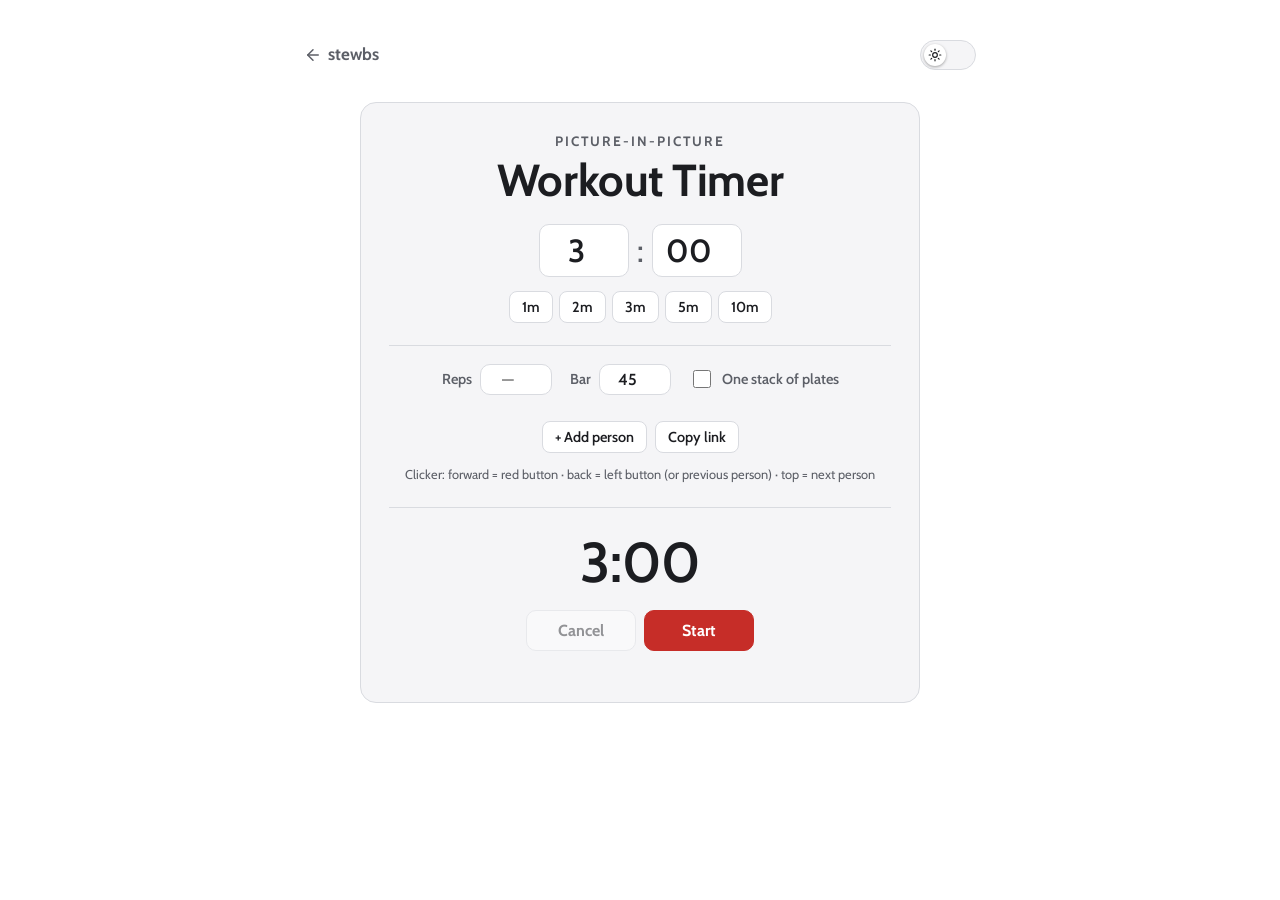
<file: timer.html>
<!DOCTYPE html>
<html lang="en">
<head>
<meta charset="UTF-8">
<meta name="viewport" content="width=device-width, initial-scale=1">
<title>Workout Timer</title>
<meta name="description" content="A workout timer that floats over your other windows, rotates through lifters, and shows which plates to load.">
<meta property="og:title" content="Workout Timer">
<meta property="og:description" content="A workout timer that floats over your other windows, rotates through lifters, and shows which plates to load.">
<meta name="theme-color" content="#ffffff">
<link rel="icon" href="/favicon.svg" type="image/svg+xml">
<link rel="icon" href="/favicon-32.png" type="image/png" sizes="32x32">
<link rel="apple-touch-icon" href="/apple-touch-icon.png">
<link rel="stylesheet" href="/site.css">
<script src="/theme.js"></script>
<style>
  .card {
    max-width: 560px; margin: 0 auto; padding: 28px;
    background: var(--surface); border: 1px solid var(--line); border-radius: 16px; text-align: center;
  }
  @media (max-width: 480px) { .card { padding: 20px 14px; } }
  .card h1 { margin-bottom: 20px; }
  .card button { font-family: var(--font); cursor: pointer; }
  .card input { font-family: var(--font); background: var(--bg); color: var(--text); border: 1px solid var(--line); border-radius: 10px; }
  .time-inputs { display: flex; gap: 8px; justify-content: center; align-items: center; font-size: 32px; color: var(--muted); }
  .time-inputs input { width: 90px; font-size: 32px; font-weight: 600; text-align: center; padding: 6px; }
  .presets { margin: 14px 0; display: flex; flex-wrap: wrap; gap: 6px; justify-content: center; }
  .presets button, .ghost {
    background: var(--bg); color: var(--text); border: 1px solid var(--line);
    padding: 6px 12px; border-radius: 8px; font-size: 0.9rem; font-weight: 600;
  }
  .presets button:hover, .ghost:hover { border-color: var(--muted); }

  .section { margin-top: 22px; padding-top: 18px; border-top: 1px solid var(--line); }
  .settings { display: flex; flex-wrap: wrap; gap: 10px 18px; justify-content: center; align-items: center; font-size: 0.9rem; color: var(--muted); font-weight: 600; }
  .settings label { display: flex; align-items: center; gap: 8px; }
  .settings input[type=number] { width: 72px; padding: 5px 8px; font-size: 1rem; font-weight: 600; text-align: center; }
  .settings input[type=checkbox] { width: 18px; height: 18px; accent-color: var(--accent); }

  #people { list-style: none; margin: 16px 0 10px; padding: 0; display: grid; gap: 8px; text-align: left; }
  .person {
    display: grid; grid-template-columns: auto 1fr 84px auto auto auto; gap: 6px; align-items: center;
    padding: 8px; background: var(--bg); border: 1px solid var(--line); border-radius: 12px;
  }
  .person.current { border-color: var(--accent); box-shadow: inset 3px 0 0 var(--accent); }
  .person input { min-width: 0; padding: 6px 8px; font-size: 1rem; font-weight: 600; }
  .person .weight { text-align: right; }
  .person .pick {
    width: 28px; height: 28px; border-radius: 50%; border: 1px solid var(--line);
    background: var(--surface); color: var(--muted); font-weight: 700; font-size: 0.85rem; padding: 0;
  }
  .person.current .pick { background: var(--accent); border-color: var(--accent); color: #fff; }
  .icon { background: none; border: none; color: var(--muted); padding: 4px; border-radius: 6px; display: flex; }
  .icon:hover:not(:disabled) { color: var(--text); background: var(--surface); }
  .icon:disabled { opacity: .3; cursor: default; }
  .icon .lucide { width: 18px; height: 18px; }
  .person .chips { grid-column: 2 / -1; display: flex; flex-wrap: wrap; gap: 4px; align-items: center; min-height: 0; font-size: 0.85rem; }
  .person .chips:empty { display: none; }
  .hint { margin: 12px 0 0; font-size: 0.8rem; color: var(--muted); }
  .list-actions { display: flex; gap: 8px; justify-content: center; flex-wrap: wrap; }

  .actions { display: flex; gap: 8px; justify-content: center; margin-top: 16px; }
  .actions button { font-size: 1rem; font-weight: 700; padding: 10px 22px; border-radius: 10px; min-width: 110px; }
  .actions button.primary { background: var(--accent); color: #fff; border: 1px solid var(--accent); }
  .actions button.neutral { background: var(--bg); color: var(--text); border: 1px solid var(--line); }
  .actions button.neutral:hover:not(:disabled) { border-color: var(--muted); }
  .actions button:disabled { opacity: .45; cursor: default; }
  #display { font-size: 56px; font-weight: 600; font-variant-numeric: tabular-nums; line-height: 1.1; margin: 6px 0; }
  #status { font-size: 0.85rem; color: var(--muted); min-height: 1em; margin-top: 10px; }
  .now svg.plates { height: 120px; }

  /* During a workout the settings tuck away behind the gear, and the timer takes the card */
  .topbar .gear { display: none; padding: 6px 10px; align-items: center; }
  .topbar .gear[aria-expanded="true"] { border-color: var(--accent); color: var(--accent); }
  .in-session .topbar .gear { display: flex; }
  .in-session:not(.show-setup) #setup,
  .in-session:not(.show-setup) .card > .kicker,
  .in-session:not(.show-setup) .card > h1 { display: none; }
  .in-session:not(.show-setup) .now { border-top: 0; margin-top: 0; padding-top: 0; font-size: 1.2rem; }
  .in-session:not(.show-setup) #display { font-size: clamp(72px, 22vw, 150px); margin: 10px 0; }
  .in-session:not(.show-setup) .now svg.plates { height: 240px; }
  .in-session:not(.show-setup) .now .next, .in-session:not(.show-setup) .now .changes { font-size: 1.15em; }
  .setup-mode #display { display: none; }
  .setup-mode .now svg.plates { height: 170px; }
  .in-session:not(.show-setup) .actions button { flex: 1; font-size: 1.3rem; padding: 16px; }
</style>
<!-- Shared by the main page and the PiP window (copied into it when it opens) -->
<style id="now-css">
  .now .who { display: flex; align-items: center; justify-content: center; gap: .5em; }
  .now .who b { font-size: 1.5em; line-height: 1.2; }
  .now .who .wt { font-size: 1.5em; font-weight: 600; color: var(--muted); font-variant-numeric: tabular-nums; }
  .now .nav { font: 700 1em var(--font); width: 1.9em; height: 1.9em; padding: 0; border-radius: 8px; cursor: pointer;
              background: var(--bg); color: var(--text); border: 1px solid var(--line); }
  .now .nav:hover { border-color: var(--muted); }
  .now .meta { color: var(--muted); font-weight: 600; }
  .now .err { color: var(--accent); }
  .now svg.plates { display: block; width: 100%; margin: .3em auto; }
  .now .changes, .now .next { display: flex; flex-wrap: wrap; gap: .3em .4em; justify-content: center; align-items: center; color: var(--muted); font-weight: 600; }
  .now .next { margin-top: .3em; }
  .now .changes .lbl { color: var(--text); }
  .chip { display: inline-block; padding: .05em .5em; border-radius: 6px; font-weight: 700; font-variant-numeric: tabular-nums;
          border: 1px solid rgba(0,0,0,.2); line-height: 1.5; }
  .muted { color: var(--muted); }
  .err-chip { color: var(--accent); font-weight: 700; }
</style>
</head>
<body>
<main class="page">
  <nav class="topbar">
    <a class="home" href="/"><svg class="lucide" viewBox="0 0 24 24" aria-hidden="true"><path d="m12 19-7-7 7-7"/><path d="M19 12H5"/></svg>stewbs</a>
    <div class="topbar-actions">
      <button type="button" class="gear" id="gear" aria-expanded="false" aria-controls="setup" aria-label="Settings" title="Settings">
        <svg class="lucide" viewBox="0 0 24 24" aria-hidden="true"><path d="M12.22 2h-.44a2 2 0 0 0-2 2v.18a2 2 0 0 1-1 1.73l-.43.25a2 2 0 0 1-2 0l-.15-.08a2 2 0 0 0-2.73.73l-.22.38a2 2 0 0 0 .73 2.73l.15.1a2 2 0 0 1 1 1.72v.51a2 2 0 0 1-1 1.74l-.15.09a2 2 0 0 0-.73 2.73l.22.38a2 2 0 0 0 2.73.73l.15-.08a2 2 0 0 1 2 0l.43.25a2 2 0 0 1 1 1.73V20a2 2 0 0 0 2 2h.44a2 2 0 0 0 2-2v-.18a2 2 0 0 1 1-1.73l.43-.25a2 2 0 0 1 2 0l.15.08a2 2 0 0 0 2.73-.73l.22-.39a2 2 0 0 0-.73-2.73l-.15-.08a2 2 0 0 1-1-1.74v-.5a2 2 0 0 1 1-1.74l.15-.09a2 2 0 0 0 .73-2.73l-.22-.38a2 2 0 0 0-2.73-.73l-.15.08a2 2 0 0 1-2 0l-.43-.25a2 2 0 0 1-1-1.73V4a2 2 0 0 0-2-2z"/><circle cx="12" cy="12" r="3"/></svg>
      </button>
      <button type="button" class="switch" data-theme-toggle role="switch" aria-label="Dark mode" title="Dark mode"></button>
    </div>
  </nav>

  <div class="card">
    <p class="kicker">Picture-in-Picture</p>
    <h1>Workout Timer</h1>

    <div id="setup">
    <div class="time-inputs">
      <input id="min" type="number" min="0" value="3" aria-label="Minutes"> :
      <input id="sec" type="number" min="0" max="59" value="00" aria-label="Seconds">
    </div>
    <div class="presets">
      <button data-m="1">1m</button>
      <button data-m="2">2m</button>
      <button data-m="3">3m</button>
      <button data-m="5">5m</button>
      <button data-m="10">10m</button>
    </div>

    <div class="section">
      <div class="settings">
        <label>Reps <input id="reps" type="number" min="0" inputmode="numeric" placeholder="—"></label>
        <label>Bar <input id="bar" type="number" min="0" step="any" inputmode="decimal" value="45"></label>
        <label title="Only one set of plates (e.g. a landmine or loading pin), not one on each side of a barbell">
          <input id="single" type="checkbox"> One stack of plates</label>
      </div>
      <ol id="people"></ol>
      <div class="list-actions">
        <button class="ghost" id="add">+ Add person</button>
        <button class="ghost" id="copy">Copy link</button>
      </div>
      <p class="hint">Clicker: forward = red button · back = left button (or previous person) · top = next person</p>
    </div>
    </div>

    <div class="section now">
      <div id="who"></div>
      <div id="display">3:00</div>
      <div id="plates"></div>
      <div class="actions">
        <button id="left" class="neutral" disabled>Cancel</button>
        <button id="right" class="primary">Start</button>
      </div>
      <div id="status"></div>
    </div>
  </div>
</main>

<script>
const $ = id => document.getElementById(id);
const useDocPip = 'documentPictureInPicture' in window;
const esc = s => String(s).replace(/[&<>"']/g, c => ({ '&': '&amp;', '<': '&lt;', '>': '&gt;', '"': '&quot;', "'": '&#39;' })[c]);
const num = x => +(+x).toFixed(2);   // tidy floats for display (e.g. 2.5, not 2.4999)

// ================= Plates =================
// Weights are worked in units of 2.5 lb so the maths stays in whole numbers.
// Colours follow the usual bumper-plate scheme (blue 45, green 25, yellow 10, red 5).
const PLATES = [
  { u: 18, lb: 45,  color: '#2563eb', ink: '#fff',    h: 100, w: 20 },
  { u: 10, lb: 25,  color: '#16a34a', ink: '#fff',    h: 82,  w: 16 },
  { u: 4,  lb: 10,  color: '#facc15', ink: '#1c1d21', h: 62,  w: 14 },
  { u: 2,  lb: 5,   color: '#ef4444', ink: '#fff',    h: 48,  w: 13 },
  { u: 1,  lb: 2.5, color: '#e5e7eb', ink: '#1c1d21', h: 38,  w: 12 },
];
const PLATE = Object.fromEntries(PLATES.map(p => [p.u, p]));

// Fewest plates that add up to n units, heaviest first.
const fewest = (() => {
  const memo = [[]];
  return n => {
    for (let a = memo.length; a <= n; a++) {
      let best = null;
      for (const { u } of PLATES) if (u <= a && (!best || memo[a - u].length + 1 < best.length)) best = [u, ...memo[a - u]];
      memo[a] = best.sort((x, y) => y - x);
    }
    return memo[n];
  };
})();

// A stack lists plates from the inside (next to the collar) out. To get from stack a to
// stack b you pull plates off the outside until what's left matches the start of b, then add the rest.
const shared = (a, b) => { let i = 0; while (i < a.length && i < b.length && a[i] === b[i]) i++; return i; };
const moves = (a, b) => a.length + b.length - 2 * shared(a, b);
const changes = (a, b) => { const k = shared(a, b); return { off: a.slice(k).reverse(), on: b.slice(k) }; };

// Best stack for `t` units given the stacks loaded just before and after it.
// Any good answer starts with part of a neighbour's stack, then finishes with the fewest plates.
function bestStack(t, nbrs, cur) {
  const cost = s => nbrs.reduce((c, n) => c + moves(n, s), 0);
  let best = cur, bestCost = cost(cur);
  for (const n of nbrs) {
    let acc = 0;
    for (let k = 0; k <= n.length; k++) {
      if (k) acc += n[k - 1];
      if (acc > t) break;
      const s = n.slice(0, k).concat(fewest(t - acc)), c = cost(s);
      if (c < bestCost) { best = s; bestCost = c; }
    }
  }
  return best;
}

// Choose a stack for every person so the whole rotation (last person back to first
// included) takes the fewest plates on and off. Starts from a few different layouts,
// then improves one person at a time until nothing gets better.
function planStacks(targets) {
  const idx = targets.map((t, i) => t == null ? -1 : i).filter(i => i >= 0), m = idx.length;
  const greedy = targets.map(t => t == null ? [] : fewest(t));
  if (m < 2) return greedy;
  const total = st => idx.reduce((c, i, k) => c + moves(st[i], st[idx[(k + 1) % m]]), 0);
  const improve = st => {
    for (let pass = 0, changed = true; changed && pass < 50; pass++) {
      changed = false;
      idx.forEach((i, k) => {
        const s = bestStack(targets[i], [st[idx[(k + m - 1) % m]], st[idx[(k + 1) % m]]], st[i]);
        if (s !== st[i]) { st[i] = s; changed = true; }
      });
    }
    return st;
  };
  let best = improve(greedy.slice()), bestCost = total(best);
  for (const j of idx) {   // also try building everyone on top of person j's plates
    const base = greedy[j];
    const st = improve(targets.map((t, i) => t == null ? [] : bestStack(t, [base], greedy[i])));
    const c = total(st);
    if (c < bestCost) { best = st; bestCost = c; }
  }
  return best;
}

function chips(stack) {
  return stack.map(u => { const p = PLATE[u]; return `<span class="chip" style="background:${p.color};color:${p.ink}">${p.lb}</span>`; }).join(' ');
}

function diagram(stack) {
  const H = 110, mid = H / 2;
  let x = 34;
  const plates = stack.map(u => {
    const p = PLATE[u], y = mid - p.h / 2, cx = x + p.w / 2;
    const svg = `<rect x="${x}" y="${y}" width="${p.w}" height="${p.h}" rx="3" fill="${p.color}" stroke="rgba(0,0,0,.3)"/>` +
      `<text x="${cx}" y="${mid}" transform="rotate(-90 ${cx} ${mid})" text-anchor="middle" dominant-baseline="central" ` +
      `font-size="11" font-weight="700" fill="${p.ink}">${p.lb}</text>`;
    x += p.w + 2;
    return svg;
  }).join('');
  const W = Math.max(x + 40, 150);
  return `<svg class="plates" viewBox="0 0 ${W} ${H}" role="img" aria-label="${stack.length ? 'Plates: ' + stack.map(u => PLATE[u].lb).join(', ') : 'No plates'}" font-family="var(--font)">
    <rect x="0" y="${mid - 5}" width="24" height="10" style="fill:var(--muted)" opacity=".6"/>
    <rect x="24" y="${mid - 7}" width="${W - 24}" height="14" rx="2" style="fill:var(--muted)"/>
    <rect x="24" y="${mid - 18}" width="8" height="36" rx="2" style="fill:var(--muted)"/>
    ${plates}</svg>`;
}

// ================= Settings (kept in the URL so it can be shared) =================
// ?people=Ann:105,Bob:135&reps=4&bar=45&single=0&time=3
const cfg = { people: [], reps: '', bar: 45, single: false };

function readURL() {
  const dec = s => { try { return decodeURIComponent(s.replace(/\+/g, ' ')); } catch { return s; } };
  const q = {};
  location.search.slice(1).split('&').forEach(kv => {
    if (!kv) return;
    const i = kv.indexOf('=');
    q[dec(i < 0 ? kv : kv.slice(0, i)).toLowerCase()] = i < 0 ? '' : kv.slice(i + 1);
  });
  // People are split on raw commas before decoding, so a name can contain an encoded comma.
  const names = (q.people || '').split(',').map(dec).map(s => s.trim()).filter(Boolean);
  const weights = q.weights != null ? dec(q.weights).split(',').map(s => s.trim()) : null;
  cfg.people = names.map((s, i) => {
    if (weights) return { name: s, weight: weights[i] ?? '' };
    const c = s.lastIndexOf(':');
    return c < 0 ? { name: s, weight: '' } : { name: s.slice(0, c).trim(), weight: s.slice(c + 1).trim() };
  });
  if (q.reps != null) cfg.reps = dec(q.reps);
  const bar = q.bar ?? q.barweight;
  if (bar != null && isFinite(parseFloat(dec(bar)))) cfg.bar = parseFloat(dec(bar));
  if (q.single != null) cfg.single = /^(1|true|yes|on)$/i.test(dec(q.single));
  if (q.time) {
    const [m, s] = dec(q.time).split(':');
    const total = Math.round((parseFloat(m) || 0) * 60 + (parseFloat(s) || 0));
    if (total > 0) { $('min').value = Math.floor(total / 60); $('sec').value = String(total % 60).padStart(2, '0'); }
  }
  $('reps').value = cfg.reps; $('bar').value = cfg.bar; $('single').checked = cfg.single;
}

function writeURL() {
  const enc = s => encodeURIComponent(s).replace(/%20/g, '+');
  const secs = Math.round(inputMs() / 1000);
  const q = [];
  if (cfg.people.length) q.push('people=' + cfg.people.map(p => enc(p.name) + ':' + enc(p.weight)).join(','));
  if (cfg.reps !== '') q.push('reps=' + enc(cfg.reps));
  q.push('bar=' + num(cfg.bar), 'single=' + (cfg.single ? 1 : 0));
  q.push('time=' + (secs % 60 ? `${Math.floor(secs / 60)}:${String(secs % 60).padStart(2, '0')}` : secs / 60));
  history.replaceState(null, '', location.pathname + '?' + q.join('&'));
}

// What each person's weight means in plates (rounded down to what the plates can make).
function target(p) {
  const w = parseFloat(p.weight);
  if (!isFinite(w)) return null;
  const sides = cfg.single ? 1 : 2;
  const units = Math.max(0, Math.floor((w - cfg.bar) / sides / 2.5 + 1e-9));
  const total = cfg.bar + units * 2.5 * sides;
  return { units, total, err: num(w - total) };
}

let targets = [], stacks = [], cur = 0;
let loadedIdx = null;   // whose plates were last loaded (null = nothing loaded yet this workout)

function replan() {
  targets = cfg.people.map(target);
  stacks = planStacks(targets.map(t => t && t.units));
  cur = Math.min(cur, Math.max(0, cfg.people.length - 1));
}

// ================= People list (main page) =================
const ICON = {
  up: '<path d="m18 15-6-6-6 6"/>', down: '<path d="m6 9 6 6 6-6"/>', del: '<path d="M18 6 6 18"/><path d="m6 6 12 12"/>',
};
const icon = (act, label, disabled) =>
  `<button class="icon" data-act="${act}" aria-label="${label}" title="${label}"${disabled ? ' disabled' : ''}><svg class="lucide" viewBox="0 0 24 24" aria-hidden="true">${ICON[act]}</svg></button>`;

function renderList() {
  const n = cfg.people.length;
  $('people').innerHTML = cfg.people.map((p, i) => `<li class="person" data-i="${i}">
      <button class="pick" data-act="pick" title="Make this person next up" aria-label="Make ${esc(p.name || 'this person')} next up">${i + 1}</button>
      <input class="name" value="${esc(p.name)}" placeholder="Name" aria-label="Name">
      <input class="weight" type="number" min="0" step="any" inputmode="decimal" value="${esc(p.weight)}" placeholder="lb" aria-label="Weight">
      ${icon('up', 'Move up', i === 0)}${icon('down', 'Move down', i === n - 1)}${icon('del', 'Remove')}
      <div class="chips"></div></li>`).join('');
  refresh();
}

function refreshList() {
  document.querySelectorAll('#people .person').forEach(li => {
    const i = +li.dataset.i, t = targets[i];
    li.classList.toggle('current', i === cur);
    li.querySelector('.chips').innerHTML = !t ? '' :
      (stacks[i].length ? chips(stacks[i]) : '<span class="muted">empty bar</span>') +
      (t.err ? ` <span class="err-chip">${t.err > 0 ? '−' + t.err : 'bar is ' + num(cfg.bar)} → ${num(t.total)}</span>` : '');
  });
}

$('people').addEventListener('input', e => {
  const li = e.target.closest('.person'); if (!li) return;
  const p = cfg.people[+li.dataset.i];
  if (e.target.classList.contains('name')) p.name = e.target.value;
  else p.weight = e.target.value;
  refresh();
});

$('people').addEventListener('click', e => {
  const b = e.target.closest('[data-act]'); if (!b) return;
  const i = +b.closest('.person').dataset.i, list = cfg.people;
  const act = b.dataset.act;
  if (act === 'pick') { if (state === 'idle') cur = i; refresh(); return; }
  const curPerson = list[cur], loadedPerson = loadedIdx == null ? null : list[loadedIdx];
  if (act === 'del') list.splice(i, 1);
  else { const j = act === 'up' ? i - 1 : i + 1; [list[i], list[j]] = [list[j], list[i]]; }
  cur = Math.max(0, list.indexOf(curPerson) >= 0 ? list.indexOf(curPerson) : Math.min(i, list.length - 1));
  if (loadedIdx != null) loadedIdx = list.indexOf(loadedPerson);   // -1: something's on the bar, but not anyone's now
  renderList();
});

$('add').onclick = () => {
  cfg.people.push({ name: '', weight: '' });
  renderList();
  const rows = document.querySelectorAll('#people .name');
  rows[rows.length - 1].focus();
};

$('copy').onclick = async () => {
  writeURL();
  try { await navigator.clipboard.writeText(location.href); $('status').textContent = 'Link copied.'; }
  catch { $('status').textContent = 'Couldn\'t copy. The link is in the address bar.'; }
};

$('reps').oninput = e => { cfg.reps = e.target.value; refresh(); };
$('bar').oninput = e => { const v = parseFloat(e.target.value); cfg.bar = isFinite(v) ? v : 0; refresh(); };
$('single').onchange = e => { cfg.single = e.target.checked; refresh(); };
['min', 'sec'].forEach(id => $(id).oninput = () => { writeURL(); if (state === 'idle') showTime(inputMs()); });
document.querySelectorAll('.presets button').forEach(b =>
  b.onclick = () => { $('min').value = b.dataset.m; $('sec').value = '00'; writeURL(); if (state === 'idle') showTime(inputMs()); });

// ================= "Now" panel (main page and PiP window) =================
function whoHTML() {
  const n = cfg.people.length;
  if (!n) return cfg.reps !== '' ? `<div class="meta">${esc(cfg.reps)} reps</div>` : '';
  const p = cfg.people[cur], t = targets[cur];
  const nav = state === 'idle' && n > 1;
  const meta = [cfg.reps !== '' ? `${esc(cfg.reps)} reps` : ''];
  if (t && t.err > 0) meta.push(`<span class="err">wanted ${num(parseFloat(p.weight))}, ${t.err} short</span>`);
  if (t && t.err < 0) meta.push(`<span class="err">bar alone is ${num(cfg.bar)}</span>`);
  return `<div class="who">${nav ? '<button class="nav" data-act="prev" aria-label="Previous person">‹</button>' : ''}
      <b>${esc(p.name || 'Person ' + (cur + 1))}</b>${t ? `<span class="wt">${num(t.total)}</span>` : ''}
      ${nav ? '<button class="nav" data-act="next" aria-label="Next person">›</button>' : ''}</div>
    ${meta.length ? `<div class="meta">${meta.join(' · ')}</div>` : ''}`;
}

function changesHTML(from, to) {
  if (from == null) return to.length ? `<div class="changes"><span class="lbl">Load</span> ${chips(to)}</div>` : '';
  const { off, on } = changes(from, to);
  if (!off.length && !on.length) return `<div class="changes"><span class="lbl">No plate changes</span></div>`;
  return `<div class="changes">${off.length ? `<span class="lbl">Off</span> ${chips(off)}` : ''}${off.length && on.length ? ' · ' : ''}${on.length ? `<span class="lbl">On</span> ${chips(on)}` : ''}</div>`;
}

// Setup (waiting to start, with people): the bar is the focus, plus what to change to get there.
// Active (running / paused / time's up): the timer and who's next.
const isSetup = () => state === 'idle' && cfg.people.length > 0;

function platesHTML() {
  const n = cfg.people.length;
  if (!n) return '';
  if (isSetup()) {
    if (!targets[cur]) return '';
    // First time round: load from an empty bar. After that: change from the previous person in the
    // rotation (the last person, for the first) — unless this person's plates are already on.
    const from = loadedIdx == null ? null : loadedIdx === cur ? stacks[cur] : stacks[(cur + n - 1) % n];
    return diagram(stacks[cur]) + changesHTML(from, stacks[cur]);
  }
  if (n < 2) return '';
  const nxt = (cur + 1) % n, np = cfg.people[nxt], nt = targets[nxt];
  return `<div class="next">Next: <b style="color:var(--text)">${esc(np.name || 'Person ' + (nxt + 1))}</b>${nt ? ' ' + num(nt.total) : ''}</div>`;
}

function renderNow() {
  const who = whoHTML(), plates = platesHTML(), setup = isSetup();
  $('who').innerHTML = who; $('plates').innerHTML = plates;
  document.body.classList.toggle('setup-mode', setup);
  if (ui) { ui.who.innerHTML = who; ui.plates.innerHTML = plates; ui.body.classList.toggle('setup-mode', setup); }
}

function refresh() {
  replan(); refreshList(); renderNow(); writeURL();
}

// Move to the next (+1) or previous (-1) person; only while waiting to start.
function stepPerson(dir) {
  const n = cfg.people.length;
  if (state !== 'idle' || n < 2) return;
  cur = (cur + dir + n) % n;
  refreshList(); renderNow();
}

function onNowClick(e) {
  const b = e.target.closest('[data-act]');
  if (b) stepPerson(b.dataset.act === 'next' ? 1 : -1);
}
document.querySelector('.card .now').addEventListener('click', onNowClick);

// ================= Timer =================
let totalMs = 0, endTime = 0, ticker = null, finished = false, flash = false, pausedLeft = null;
let pipWin = null, ui = null;

const fmt = ms => {
  const s = Math.max(0, Math.ceil(ms / 1000));
  return `${Math.floor(s / 60)}:${String(s % 60).padStart(2, '0')}`;
};
const inputMs = () => ((+$('min').value || 0) * 60 + (+$('sec').value || 0)) * 1000;
function showTime(ms) {
  $('display').textContent = fmt(ms);
  if (ui) ui.t.textContent = fmt(ms);
}

function beep() {
  const ac = new (window.AudioContext || window.webkitAudioContext)();
  [0, 0.35, 0.7].forEach(t => {
    const o = ac.createOscillator(), g = ac.createGain();
    o.frequency.value = 880; o.connect(g); g.connect(ac.destination);
    g.gain.setValueAtTime(0.3, ac.currentTime + t);
    g.gain.exponentialRampToValueAtTime(0.001, ac.currentTime + t + 0.3);
    o.start(ac.currentTime + t); o.stop(ac.currentTime + t + 0.3);
  });
}

// ---- Controls: the same two buttons on the main page and in the PiP window ----
// Left: Cancel (dimmed when idle), or Stop when time's up.
// Right: Start → Pause → Resume, then Next (or Repeat with no people) when time's up.
let state = 'idle';   // idle | running | paused | done

function setState(s) {
  state = s;
  const left = s === 'done' ? 'Stop' : 'Cancel';
  const right = { idle: 'Start', running: 'Pause', paused: 'Resume', done: cfg.people.length ? 'Next' : 'Repeat' }[s];
  const pairs = [[$('left'), $('right')]];
  if (ui) pairs.push([ui.l, ui.r]);
  pairs.forEach(([l, r]) => { l.textContent = left; r.textContent = right; l.disabled = s === 'idle'; });
  renderNow();
}

const onLeft = () => { if (state !== 'idle') cancel(); };
const onRight = () => ({ idle: start, running: pause, paused: resume, done: next })[state]();

// ---- Presentation clicker (it acts as a keyboard) ----
// Forward = the red button. Back = the left button, or the previous person while waiting.
// Top button (F5 / Esc / B / . depending on the model) = next person while waiting.
const KEYS = {
  forward: ['PageDown', 'ArrowRight', 'ArrowDown'],
  back: ['PageUp', 'ArrowLeft', 'ArrowUp'],
  top: ['F5', 'Escape', 'b', 'B', '.'],
};
function onKey(e) {
  if (e.target.closest?.('input, select, textarea') || e.metaKey || e.ctrlKey || e.altKey) return;
  const act = Object.keys(KEYS).find(k => KEYS[k].includes(e.key));
  if (!act) return;
  e.preventDefault();   // no page scroll, no F5 reload
  if (e.repeat) return;
  if (act === 'forward') onRight();
  else if (act === 'back') state === 'idle' ? stepPerson(-1) : onLeft();
  else stepPerson(1);
}
document.addEventListener('keydown', onKey);

// ---- Chrome/Edge: Document PiP window, styled with the site's stylesheet and theme ----
async function openDocPip() {
  pipWin = await documentPictureInPicture.requestWindow({ width: 420, height: 560 });
  const d = pipWin.document;
  d.documentElement.dataset.theme = document.documentElement.dataset.theme;
  d.head.innerHTML = `<link rel="stylesheet" href="${new URL('/site.css', location.href)}">
  <style>${$('now-css').textContent}</style><style>
    /* One column at every shape; sizes follow the window's height and width. */
    body { margin:0; height:100vh; display:flex; flex-direction:column; gap:2vmin; padding:3vmin 4vmin;
           background:var(--bg); color:var(--text); font-family:var(--font); font-size:clamp(13px, min(4.4vw, 4vh), 32px);
           text-align:center; box-sizing:border-box; overflow:hidden; }
    body.flash { background:var(--accent); color:#fff; }
    body.flash .now .muted, body.flash .now .meta, body.flash .now .changes, body.flash .now .next,
    body.flash .now .who .wt, body.flash .now .err { color:#fff; }
    body.flash .chip { box-shadow:0 0 0 2px #fff; }
    body.flash .row .primary { background:#fff; color:var(--accent); border-color:#fff; }
    .main { flex:1; min-height:0; width:100%; display:flex; flex-direction:column; align-items:center; justify-content:center; gap:2.5vh; }
    #plates { width:100%; display:flex; flex-direction:column; align-items:center; gap:2vh; }
    .now .who b, .now .who .wt { font-size:1.8em; }
    #t { font-size:min(28vw, 34vh); line-height:1; font-weight:600; font-variant-numeric:tabular-nums; }
    #t.done { font-size:min(14vw, 15vh); font-weight:700; }
    .setup-mode #t { display:none; }
    .now svg.plates { height:min(40vh, 60vw); margin:0 auto; }
    .now .next { font-size:1.3em; }
    .now .changes { font-size:1.2em; }
    .row { display:flex; gap:3vmin; width:100%; }
    .row button { flex:1; height:clamp(40px, 12vh, 110px); border-radius:clamp(8px, 2.5vh, 18px);
             font:700 clamp(14px, min(5vw, 6vh), 40px) var(--font); cursor:pointer; }
    .primary { background:var(--accent); color:#fff; border:1px solid var(--accent); }
    .neutral { background:var(--surface); color:var(--text); border:1px solid var(--line); }
    .neutral:hover:not(:disabled) { border-color:var(--muted); }
    .row button:disabled { opacity:.45; cursor:default; }
  </style>`;
  d.body.innerHTML = `<div class="main now"><div id="who"></div><div id="t"></div><div id="plates"></div></div>
    <div class="row"><button id="l" class="neutral"></button><button id="r" class="primary"></button></div>`;
  ui = { body: d.body, t: d.getElementById('t'), who: d.getElementById('who'), plates: d.getElementById('plates'),
         l: d.getElementById('l'), r: d.getElementById('r') };
  ui.l.onclick = onLeft;
  ui.r.onclick = onRight;
  d.body.addEventListener('click', onNowClick);
  d.addEventListener('keydown', onKey);
  try { pipWin.focus(); } catch {}   // so the clicker works right away (otherwise click the window once)
  pipWin.addEventListener('pagehide', () => { pipWin = ui = null; cancel(); setSession(false); });
}

// ---- Session: once the timer starts, the settings tuck away behind the gear ----
function setSession(on) {
  document.body.classList.toggle('in-session', on);
  if (!on) loadedIdx = null;   // next workout starts from an empty bar
  showSetup(false);
}
function showSetup(on) {
  document.body.classList.toggle('show-setup', on);
  $('gear').setAttribute('aria-expanded', String(on));
}
$('gear').onclick = () => showSetup(!document.body.classList.contains('show-setup'));

// Keep the PiP window's light/dark theme in sync with the page's toggle
new MutationObserver(() => {
  if (pipWin) pipWin.document.documentElement.dataset.theme = document.documentElement.dataset.theme;
}).observe(document.documentElement, { attributes: true, attributeFilter: ['data-theme'] });

async function start() {
  totalMs = inputMs();
  if (totalMs <= 0) return;
  // The floating window is Chrome/Edge on a computer only; anywhere else the timer runs on this page.
  // Browsers only allow it to open from a click, so it opens now.
  if (useDocPip && !pipWin) {
    try { await openDocPip(); }
    catch (err) { $('status').textContent = 'Couldn\'t open the floating window: ' + err.message; }
  } else if (!useDocPip) {
    $('status').textContent = 'The floating window needs Chrome or Edge on a computer, so the timer runs here.';
  }
  setSession(true);
  clearAlarm();
  finished = false; pausedLeft = null;
  if (cfg.people.length && targets[cur]) loadedIdx = cur;
  endTime = Date.now() + totalMs;
  setState('running');
  if ($('status').textContent.startsWith('Link')) $('status').textContent = '';
  ticker = setInterval(tick, 200);
  tick();
}

function pause() {
  pausedLeft = endTime - Date.now();
  clearInterval(ticker); ticker = null;
  setState('paused');
}

function resume() {
  endTime = Date.now() + pausedLeft;
  pausedLeft = null;
  setState('running');
  ticker = setInterval(tick, 200);
  tick();
}

function clearAlarm() {
  if (ui) { ui.t.classList.remove('done'); ui.body.classList.remove('flash'); }
  document.title = 'Workout Timer';
}

// Cancel / Stop: end this person's timer and go back to the full time, same person.
function cancel() {
  clearInterval(ticker); ticker = null;
  finished = false; pausedLeft = null;
  clearAlarm();
  setState('idle');
  showTime(inputMs());
}

// Next: on to the next person, waiting for Start so there's time to change plates.
function next() {
  if (cfg.people.length) cur = (cur + 1) % cfg.people.length;
  cancel();
  refreshList();
  if (!cfg.people.length) start();   // no people: works like the old Repeat
}

function tick() {
  const left = endTime - Date.now();
  if (left > 0) {
    showTime(left);
    return;
  }
  if (!finished) { finished = true; timesUp(); }
  flash = !flash;
  $('display').textContent = "Time's up";
  if (ui) { ui.t.textContent = "TIME'S UP"; ui.t.classList.add('done'); ui.body.classList.toggle('flash', flash); }
}

function timesUp() {
  document.title = "⏰ Time's up!";
  setState('done');
  beep();
}

$('left').onclick = onLeft;
$('right').onclick = onRight;

readURL();
renderList();
setState('idle');
showTime(inputMs());
</script>
</body>
</html>
</file>
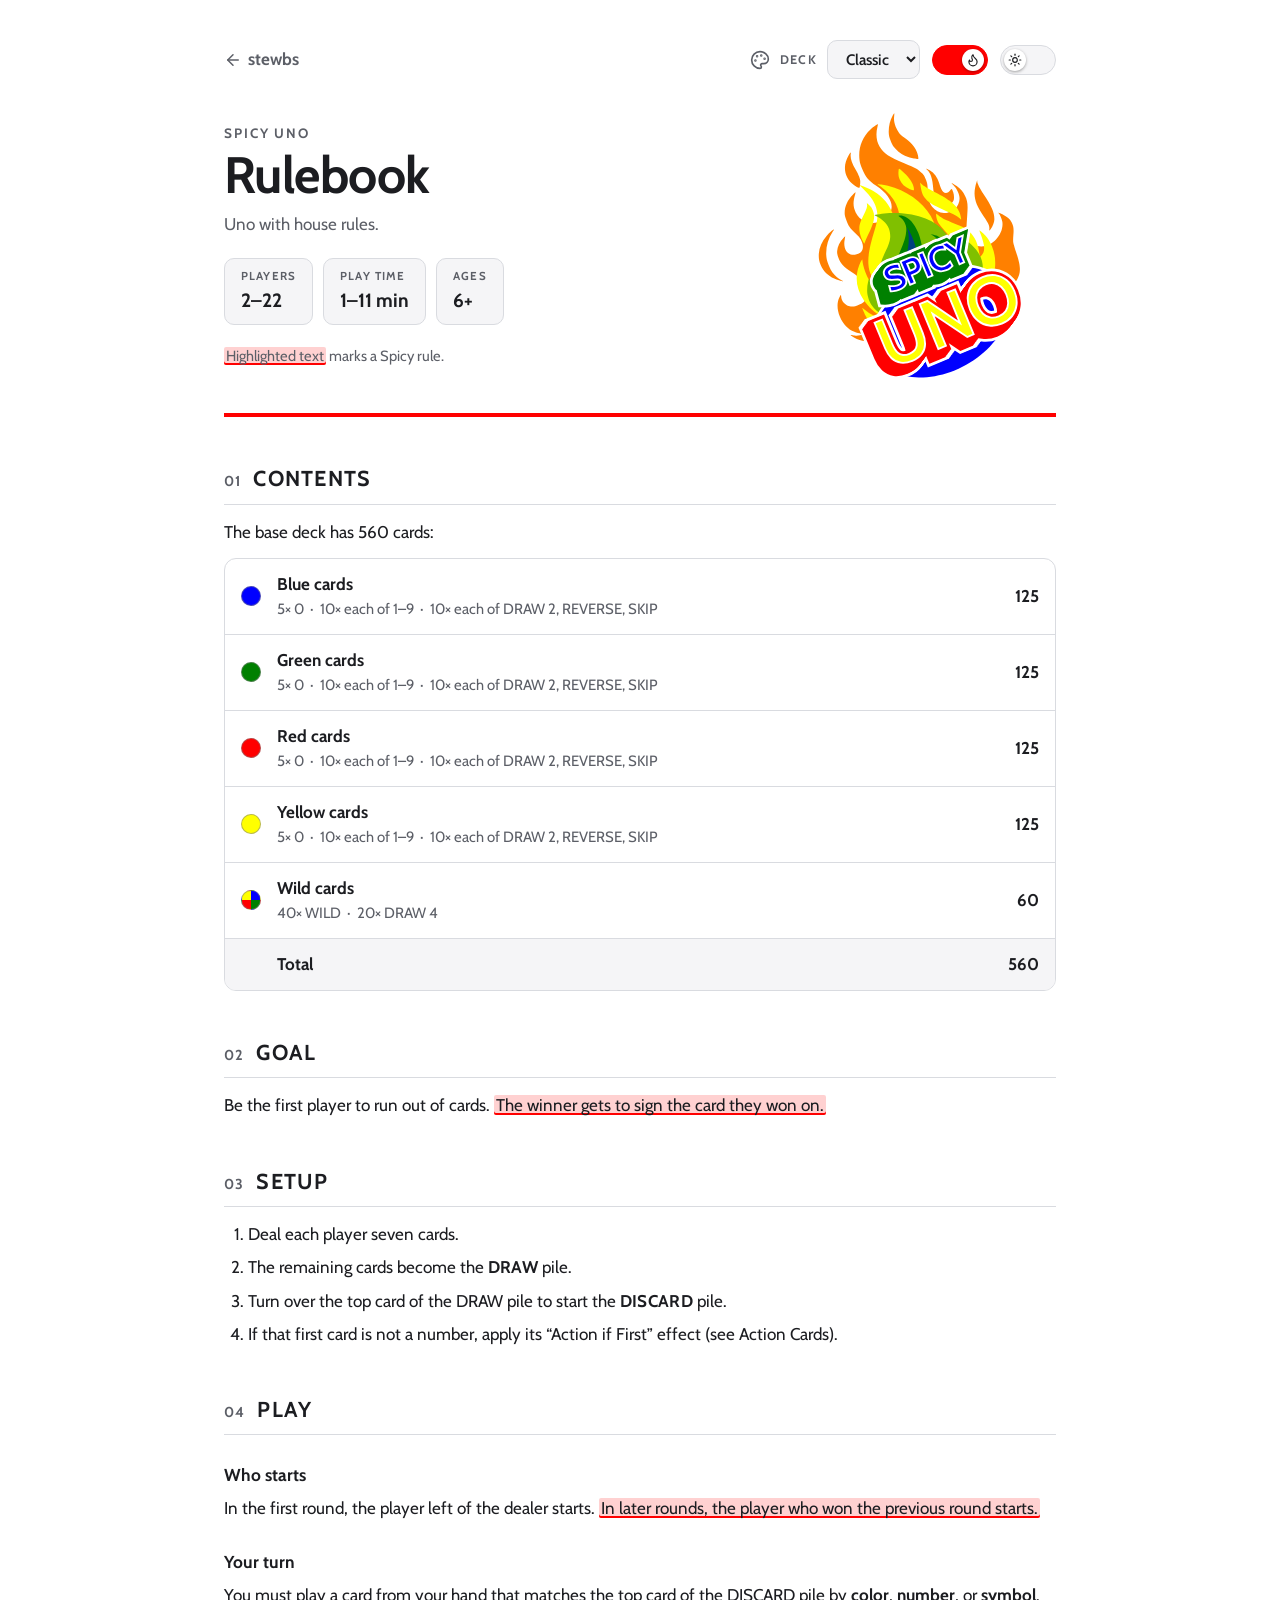
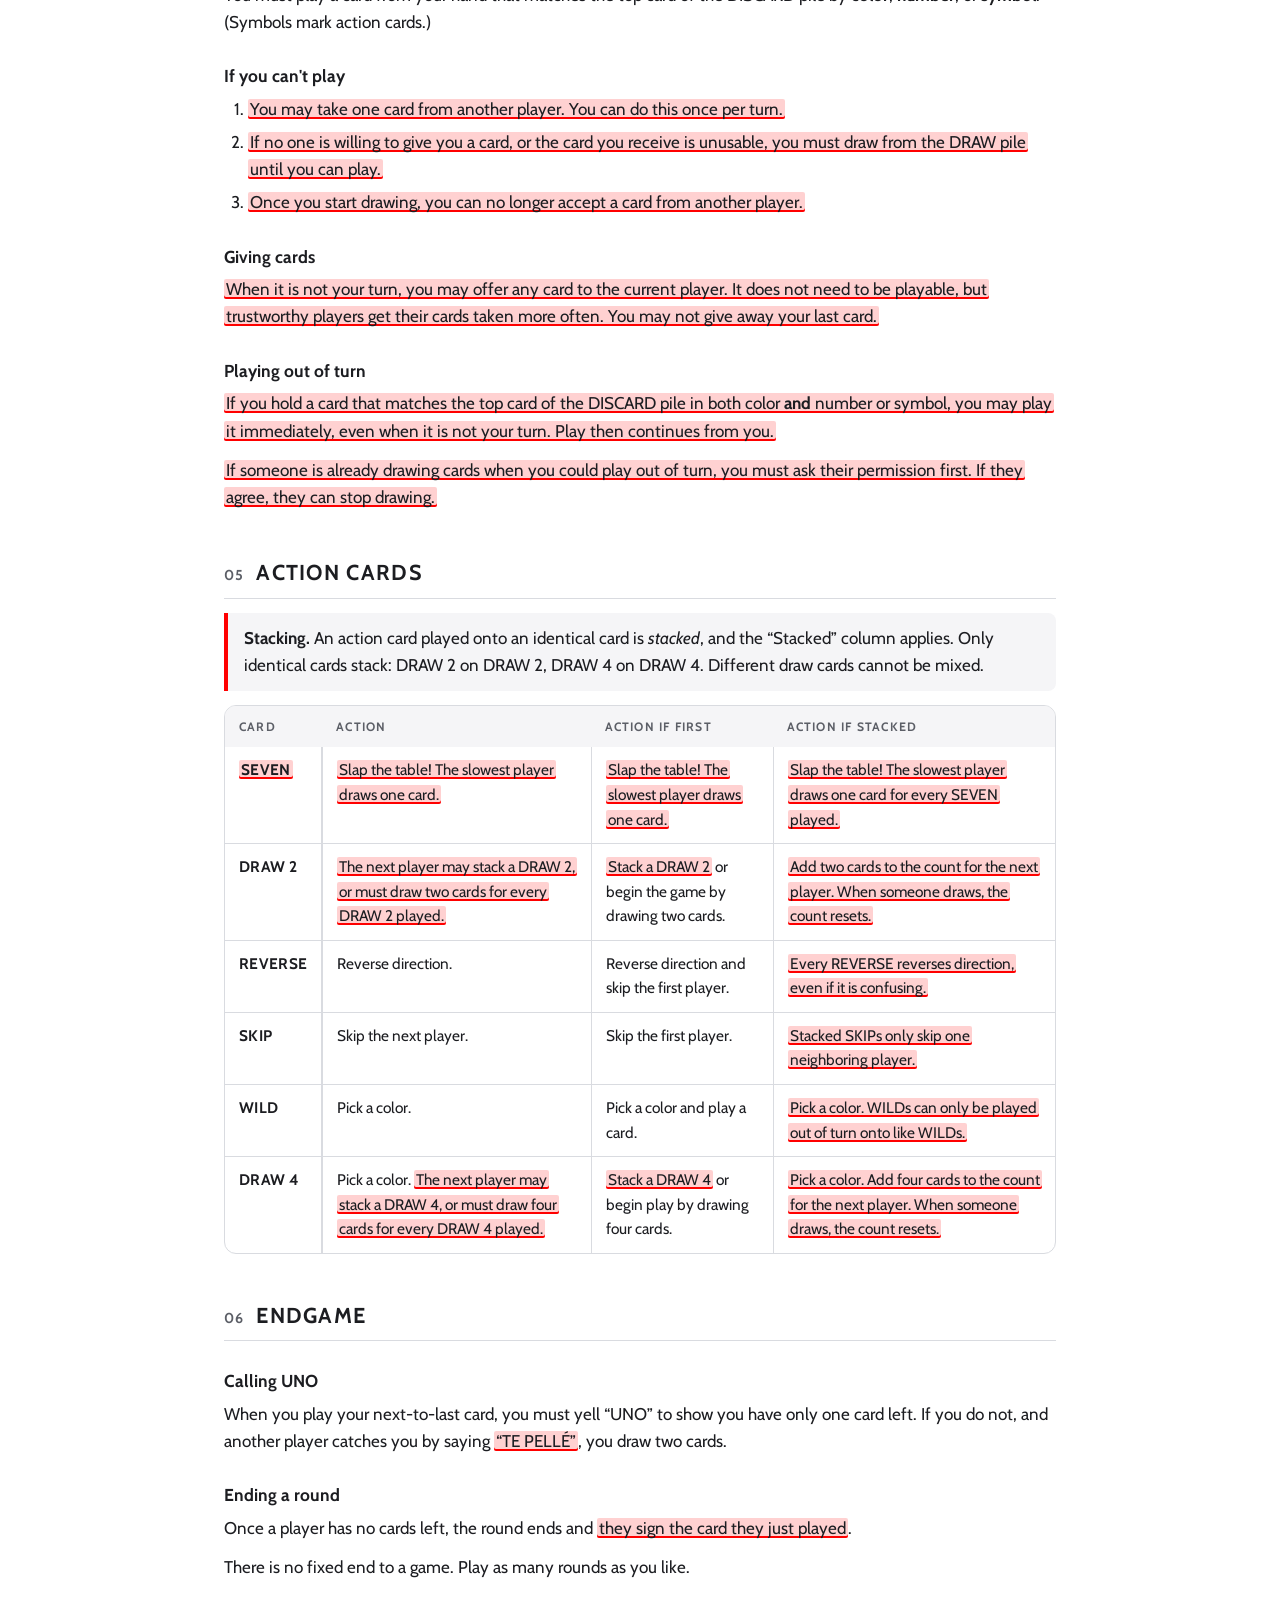
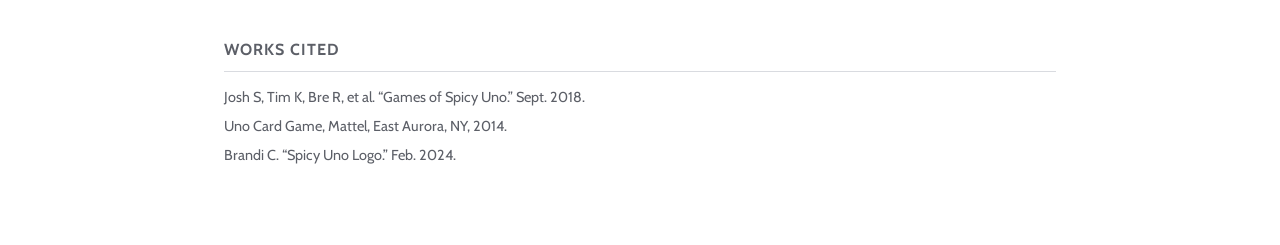
<file: uno.html>
<!DOCTYPE html>
<html lang="en" data-rules="spicy">
<head>
    <meta charset="utf-8">
    <meta name="viewport" content="width=device-width, initial-scale=1">
    <title>Spicy Uno Rulebook</title>
    <meta name="description" content="The house rules for Spicy Uno, with a switch for the standard rules.">
    <meta property="og:title" content="Spicy Uno Rulebook">
    <meta property="og:description" content="The house rules for Spicy Uno, with a switch for the standard rules.">
    <meta name="theme-color" content="#ffffff">
    <link rel="icon" href="/favicon.svg" type="image/svg+xml">
    <link rel="icon" href="/favicon-32.png" type="image/png" sizes="32x32">
    <link rel="apple-touch-icon" href="/apple-touch-icon.png">
    <link rel="stylesheet" href="/site.css">
    <script src="/theme.js"></script>
    <script src="/uno-decks.js"></script>
    <style>
        :root {
            --page-width: 880px;
            --hl-strength: 18%;
            --hl: color-mix(in srgb, var(--accent) var(--hl-strength), transparent);
            --c-a: #0e9ad0; --c-b: #5a9b64; --c-c: #d4652c; --c-d: #965490;
        }
        [data-theme="dark"] { --hl-strength: 34%; }

        /* ---------- Masthead ---------- */
        .masthead {
            display: flex;
            align-items: center;
            justify-content: space-between;
            gap: 32px;
            padding-bottom: 32px;
            border-bottom: 4px solid var(--accent);
        }
        h1 {
            margin: 0 0 8px;
            font-size: clamp(2.2rem, 6vw, 3.2rem);
            line-height: 1.05;
            letter-spacing: -0.01em;
        }
        .lede { margin: 0 0 20px; color: var(--muted); max-width: 34em; }
        .facts {
            display: flex;
            flex-wrap: wrap;
            gap: 10px;
            margin: 0 0 20px;
        }
        .facts div {
            padding: 8px 16px;
            border: 1px solid var(--line);
            border-radius: 10px;
            background: var(--surface);
        }
        .facts dt {
            font-size: 0.72rem;
            font-weight: 700;
            letter-spacing: 0.1em;
            text-transform: uppercase;
            color: var(--muted);
        }
        .facts dd { margin: 0; font-size: 1.2rem; font-weight: 700; }
        .legend { margin: 0; font-size: 0.92rem; color: var(--muted); }
        .logo {
            flex: 0 0 auto;
            width: clamp(170px, 30vw, 270px);
            height: auto;
            aspect-ratio: 1;
        }

        /* ---------- Spicy-rule highlight ---------- */
        .spicy-rule {
            background: var(--hl);
            box-shadow: inset 0 -2px 0 var(--accent);
            border-radius: 2px;
            padding: 0 2px;
            -webkit-box-decoration-break: clone;
            box-decoration-break: clone;
        }

        /* ---------- Rule sets: spicy (default) vs standard ---------- */
        [data-rules="standard"] .spicy-rule,
        [data-rules="standard"] .spicy-only,
        [data-rules="standard"] .action-table :is(th, td):nth-child(4),
        :root:not([data-rules="standard"]) .standard-only { display: none; }

        /* ---------- Sections ---------- */
        main { counter-reset: section; }
        section { margin-top: 44px; }
        h2 {
            counter-increment: section;
            display: flex;
            align-items: baseline;
            gap: 12px;
            margin: 0 0 14px;
            padding-bottom: 8px;
            border-bottom: 1px solid var(--line);
            font-size: 1.35rem;
            letter-spacing: 0.06em;
            text-transform: uppercase;
        }
        h2::before {
            content: counter(section, decimal-leading-zero);
            font-size: 0.9rem;
            font-weight: 700;
            color: var(--muted);
            letter-spacing: 0.08em;
        }
        h3 { margin: 26px 0 6px; font-size: 1.08rem; }
        p { margin: 0 0 12px; }
        ol, ul { margin: 0 0 12px; padding-left: 1.4em; }
        li { margin-bottom: 6px; }
        .term { font-weight: 700; letter-spacing: 0.02em; }

        /* ---------- Contents ---------- */
        .deck {
            list-style: none;
            margin: 0 0 12px;
            padding: 0;
            border: 1px solid var(--line);
            border-radius: 12px;
            overflow: hidden;
        }
        .deck li {
            display: grid;
            grid-template-columns: 22px minmax(0, 1fr) auto;
            align-items: center;
            gap: 14px;
            margin: 0;
            padding: 12px 16px;
        }
        .deck li + li { border-top: 1px solid var(--line); }
        .deck li.total { background: var(--surface); font-weight: 700; }
        .swatch {
            width: 20px;
            height: 20px;
            border-radius: 50%;
            border: 1px solid rgba(128, 128, 128, 0.55);
        }
        .swatch.wild {
            background: conic-gradient(var(--c-a) 0 25%, var(--c-b) 0 50%, var(--c-c) 0 75%, var(--c-d) 0);
        }
        .deck .detail { display: block; font-size: 0.93rem; color: var(--muted); }
        .deck .count { font-weight: 700; white-space: nowrap; }

        /* ---------- Callout ---------- */
        .note {
            margin: 14px 0;
            padding: 12px 16px;
            border-left: 4px solid var(--accent);
            border-radius: 0 8px 8px 0;
            background: var(--surface);
        }
        .note p:last-child { margin-bottom: 0; }

        /* ---------- Action card table ---------- */
        table {
            width: 100%;
            border-collapse: separate;
            border-spacing: 0;
            border: 1px solid var(--line);
            border-radius: 12px;
            overflow: hidden;
            font-size: 0.96rem;
        }
        th, td {
            padding: 11px 14px;
            text-align: left;
            vertical-align: top;
            border-top: 1px solid var(--line);
        }
        thead th {
            border-top: 0;
            background: var(--surface);
            font-size: 0.76rem;
            letter-spacing: 0.1em;
            text-transform: uppercase;
            color: var(--muted);
        }
        tbody th { font-weight: 700; white-space: nowrap; letter-spacing: 0.02em; }
        tbody tr:first-child th, tbody tr:first-child td { border-top: 0; }
        th + td, td + td { border-left: 1px solid var(--line); }
        tbody th { border-right: 1px solid var(--line); }

        /* ---------- Sources ---------- */
        .sources { margin-top: 56px; color: var(--muted); font-size: 0.9rem; }
        .sources h2 { font-size: 1rem; }
        .sources h2::before { content: none; }
        .sources p { margin-bottom: 6px; }

        /* ---------- Small screens ---------- */
        @media (max-width: 680px) {
            .masthead { flex-direction: column-reverse; align-items: flex-start; gap: 18px; }
            .logo { width: 200px; }
            table, thead, tbody, tr, th, td { display: block; }
            table { border: 0; border-radius: 0; overflow: visible; }
            thead { position: absolute; left: -9999px; }
            tbody tr {
                margin-bottom: 14px;
                border: 1px solid var(--line);
                border-radius: 12px;
                overflow: hidden;
            }
            tbody tr:first-child th, tbody tr:first-child td { border-top: 0; }
            th, td { border-left: 0 !important; border-right: 0 !important; }
            tbody th { background: var(--surface); border-top: 0; }
            td::before {
                content: attr(data-label);
                display: block;
                font-size: 0.72rem;
                font-weight: 700;
                letter-spacing: 0.1em;
                text-transform: uppercase;
                color: var(--muted);
            }
        }

        /* ---------- Print ---------- */
        @media print {
            * { -webkit-print-color-adjust: exact; print-color-adjust: exact; }
            body { font-size: 11pt; }
            .page { max-width: none; padding: 0; }
            section { margin-top: 26px; }
            h2, h3 { break-after: avoid; }
            tr, .deck li, .note { break-inside: avoid; }
        }
    </style>
</head>
<body>
    <div class="page">
        <nav class="topbar">
            <a class="home" href="/"><svg class="lucide" viewBox="0 0 24 24" aria-hidden="true"><path d="m12 19-7-7 7-7"/><path d="M19 12H5"/></svg>stewbs</a>
            <div class="topbar-actions">
                <label>
                    <svg class="lucide" viewBox="0 0 24 24" aria-hidden="true"><circle cx="13.5" cy="6.5" r=".5" fill="currentColor"/><circle cx="17.5" cy="10.5" r=".5" fill="currentColor"/><circle cx="8.5" cy="7.5" r=".5" fill="currentColor"/><circle cx="6.5" cy="12.5" r=".5" fill="currentColor"/><path d="M12 2C6.5 2 2 6.5 2 12s4.5 10 10 10c.926 0 1.648-.746 1.648-1.688 0-.437-.18-.835-.437-1.125-.29-.289-.438-.652-.438-1.125a1.64 1.64 0 0 1 1.668-1.668h1.996c3.051 0 5.555-2.503 5.555-5.554C21.965 6.012 17.461 2 12 2z"/></svg>
                    Deck
                    <select id="deck-select">
                        <option value="default">Classic</option>
                        <option value="70s">70s</option>
                        <option value="80s">80s</option>
                        <option value="90s">90s</option>
                        <option value="00s">00s</option>
                        <option value="tmnt">TMNT</option>
                    </select>
                </label>
                <!-- Icons: Lucide (lucide.dev), ISC license -->
                <button type="button" id="rules-toggle" class="switch" role="switch" aria-checked="true" aria-label="Spicy rules" title="Spicy rules">
                    <span class="thumb">
                        <svg id="icon-standard" class="lucide" viewBox="0 0 24 24" aria-hidden="true" hidden><path d="m2 2 20 20"/><path d="M8.35 2.69A10 10 0 0 1 21.3 15.65"/><path d="M19.08 19.08A10 10 0 1 1 4.92 4.92"/></svg>
                        <svg id="icon-spicy" class="lucide" viewBox="0 0 24 24" aria-hidden="true"><path d="M8.5 14.5A2.5 2.5 0 0 0 11 12c0-1.38-.5-2-1-3-1.072-2.143-.224-4.054 2-6 .5 2.5 2 4.9 4 6.5 2 1.6 3 3.5 3 5.5a7 7 0 1 1-14 0c0-1.153.433-2.294 1-3a2.5 2.5 0 0 0 2.5 2.5z"/></svg>
                    </span>
                </button>
                <button type="button" class="switch" data-theme-toggle role="switch" aria-label="Dark mode" title="Dark mode"></button>
            </div>
        </nav>
        <header class="masthead">
            <div>
                <p class="kicker">Spicy Uno</p>
                <h1>Rulebook</h1>
                <p class="lede spicy-only">Uno with house rules.</p>
                <p class="lede standard-only">The standard rules of Uno, without the house rules.</p>
                <dl class="facts">
                    <div><dt>Players</dt><dd>2–22</dd></div>
                    <div><dt>Play time</dt><dd>1–11 min</dd></div>
                    <div><dt>Ages</dt><dd>6+</dd></div>
                </dl>
                <p class="legend spicy-only"><span class="spicy-rule">Highlighted text</span> marks a Spicy rule.</p>
            </div>
            <svg class="logo" role="img" aria-label="Spicy Uno logo" viewBox="0 0 400 400" version="1.1" xmlns="http://www.w3.org/2000/svg" xmlns:xlink="http://www.w3.org/1999/xlink">
            <defs>
            <filter id="outerOutline" x="-20%" y="-20%" width="140%" height="140%">
                <feMorphology in="SourceAlpha" operator="dilate" radius="4" result="dilated"/>
                    <feFlood flood-color="#ffffff" result="outlineColor"/>
                    <feComposite in="outlineColor" in2="dilated" operator="in" result="outline"/>
                    <feMerge>
                        <feMergeNode in="outline"/>
                        <feMergeNode in="SourceGraphic"/>
                    </feMerge>
                </filter>
            </defs>
            <g transform="translate(-40,20) rotate(-22.5)">
                <g transform="translate(0,60)"><path stroke-linejoin="miter" stroke-miterlimit="4" stroke-linecap="round" stroke="white" stroke-width="8" d="M 23.22482 297.0117 C 20.2164 295.3081 17.4874 293.5106 15.52072 291.8671 C 11.70749 288.6806 6.042206 281.6008 6.042206 280.0217 C 6.042206 279.7222 7.370575 280.4315 8.99411 281.5979 C 10.61777 282.7643 12.76425 284.0302 13.76425 284.4109 C 16.57932 285.4828 21.53195 286.2962 22.79709 285.8947 C 23.68332 285.6135 23.2114 285.1747 20.68344 283.9291 C 18.87192 283.0366 15.45493 280.3644 12.97629 277.902 C 5.510833 270.4852 1.755219 260.8152 1.755219 249.008 C 1.755218 237.9358 5.091279 228.7511 11.21738 222.9572 C 13.06992 221.2052 14.84689 219.7718 15.16611 219.7718 C 15.48532 219.7718 15.33554 220.949 14.83371 222.3877 C 12.88242 227.9808 15.12985 235.6047 19.75107 239.0689 C 24.72385 242.7967 26.85983 243.4686 33.73972 243.4686 C 41.11203 243.4686 44.06796 242.4859 48.35934 238.6088 C 51.93808 235.3758 53.59933 231.1239 53.91513 224.3881 C 54.37155 214.6575 51.89194 207.7441 43.35544 194.9464 C 34.88864 182.2532 32.74933 176.2276 33.24127 166.4607 C 33.4632 162.0538 33.85541 160.3066 35.26093 157.4645 C 38.17755 151.5671 44.04181 146.318 51.29901 143.1085 C 53.15118 142.2893 54.66669 141.7225 54.66669 141.8489 C 54.66669 141.9754 53.60114 143.7029 52.29913 145.688 C 49.50616 149.9454 48.21869 153.1167 47.62238 157.2056 C 46.56342 164.4676 50.48969 170.7045 57.37604 172.699 C 66.99139 175.484 73.63287 170.485 74.23944 160.006 C 74.58624 154.0141 73.86432 151.0398 70.07172 142.8346 C 65.74933 133.4829 64.96149 129.8979 65.26996 120.9844 C 65.46735 115.2796 65.83344 112.813 66.87762 110.1484 C 70.50348 100.8947 78.11249 93.57759 88.61176 89.24803 C 91.02362 88.25346 93.25983 87.43974 93.58087 87.43974 C 93.90192 87.43974 92.79279 89.17085 91.11615 91.28664 C 84.36261 99.80876 82.00665 106.3414 82.51459 115.1371 C 82.909 121.9615 85.23383 127.261 90.04791 132.3082 C 100.0097 142.7521 115.5843 144.4202 127.7584 136.347 C 140.1435 128.134 139.3819 111.0697 125.7078 90.39793 C 118.0019 78.74832 116.034 72.43629 116.0539 59.43459 C 116.0646 52.61105 116.3414 49.79274 117.3828 45.89357 C 121.9081 28.95306 133.7739 15.79742 149.8047 9.946854 C 154.9937 8.053131 162.1845 6.410004 162.7608 6.986343 C 162.9503 7.175781 162.0027 8.806046 160.6548 10.60919 C 154.1097 19.36513 151.1125 29.62965 152.5228 38.4572 C 154.4424 50.47194 159.534 58.22725 176.8006 75.43745 C 190.065 88.6584 192.2263 91.4106 195.5154 99.27031 C 196.926 102.6408 197.128 103.9613 197.0958 109.5977 C 197.0604 115.7802 196.904 116.5275 193.4839 126.8316 C 189.3055 139.4207 188.6288 144.5814 190.3709 150.5728 C 192.4825 157.8371 196.5594 162.7645 203.0019 165.8393 C 206.5391 167.5275 207.6087 167.7442 212.2343 167.7103 C 219.1644 167.6595 223.4421 166.0148 227.8571 161.7041 C 232.4606 157.2096 234.0236 153.0255 233.9848 145.2966 C 233.9617 140.6481 233.6378 138.566 232.4045 135.1409 C 231.5512 132.7712 230.6578 130.2784 230.4191 129.6014 C 229.6929 127.542 232.9498 131.6081 235.7405 136.245 C 239.6531 142.7453 241.2645 147.7619 241.6218 154.555 C 242.1072 163.7905 240.7996 167.9381 231.6349 186.2272 C 223.2349 202.9906 221.732 207.4311 222.2619 213.9245 C 222.952 222.3743 227.8941 229.7632 234.9857 232.9456 C 250.4857 239.9016 273.1863 228.5354 277.7946 211.5114 C 278.8841 207.487 278.8603 200.0462 277.7496 197.3492 C 277.2802 196.2103 277.3221 196.204 278.7536 197.196 C 281.2497 198.9256 286.032 205.0809 288.0594 209.173 C 289.5101 212.1009 290.0447 214.1379 290.2652 217.5718 C 290.6619 223.7488 289.6633 227.496 285.498 235.4671 C 283.5516 239.1908 281.6321 243.5827 281.2319 245.2268 C 280.8311 246.8709 280.1048 253.3797 279.6175 259.6909 C 278.2773 277.045 276.8552 283.4861 272.8604 290.303 C 270.2769 294.7116 264.7473 299.6565 258.5718 303.4001 L 258.3493 303.53 L 38.12167 303.53 L 37.52792 303.3615 C 33.30759 302.1059 27.92538 299.6736 23.22482 297.0117 Z M 105.5217 77.1252 C 105.3066 77.57413 105.0662 78.0585 104.7966 78.59157 C 103.4608 81.23506 102.0749 83.48166 101.7167 83.58411 C 101.3586 83.68654 100.488 83.14183 99.78156 82.37366 C 99.07513 81.60548 97.3504 79.1881 95.94879 77.00175 C 86.30707 61.96141 90.10846 44.13066 105.3591 32.86316 C 109.6677 29.6799 110.5823 29.51012 108.9394 32.19872 C 105.6917 37.51274 104.9742 45.54335 106.7469 56.73604 C 107.3465 60.52303 107.6387 65.14769 107.4835 68.39835 C 107.2834 72.58022 107.0267 73.98311 105.5217 77.1252 Z M 185.8541 20.4257 C 185.8508 21.276 185.8701 22.15947 185.9109 23.08293 C 186.2227 30.13167 187.4007 33.82793 191.3354 40.09938 C 197.8712 50.51634 200.5652 58.39635 200.4705 66.82045 C 200.4158 71.69658 199.3312 77.075 198.3364 77.4045 C 197.9705 77.52565 195.4778 76.19835 192.7969 74.45494 C 185.7556 69.87593 178.6441 62.43611 175.4976 56.35707 C 174.0959 53.64888 172.4777 49.63272 171.9017 47.43231 C 170.5906 42.42358 170.5888 33.08784 171.8972 28.0441 C 174.1684 19.28893 180.9512 8.941315 187.817 3.757706 C 189.6291 2.389435 191.2891 1.269958 191.506 1.269958 C 191.7227 1.269958 190.9471 3.003159 189.7827 5.121597 C 187.0202 10.14751 185.8779 14.47354 185.8541 20.4257 Z M 257.6196 214.7531 C 256.9766 215.1336 256.3652 215.4354 255.8062 215.6387 C 254.864 215.981 254.8826 215.7744 255.9793 213.6703 C 258.18 209.4483 258.1252 206.2693 255.6441 194.2122 C 251.9892 176.4498 252.0202 166.4371 255.7593 156.9911 C 257.5485 152.4705 261.4589 146.189 264.764 142.5268 L 266.9855 140.0649 L 266.2979 142.1399 C 265.3553 144.9856 265.9914 153.1741 267.8581 162.2314 C 272.31 183.8259 272.4149 194.1785 268.2776 203.5307 C 266.7565 206.9693 262.0988 211.8592 258.273 214.3472 C 258.0521 214.4908 257.834 214.6263 257.6196 214.7531 Z M 15.61032 193.5121 C 8.492035 185.8849 4.806214 176.9549 4.818665 167.2358 C 4.827087 160.6528 5.814148 156.4724 8.762634 150.5282 C 12.92352 142.14 19.90607 135.4784 29.73907 130.5158 C 34.28851 128.2196 42.87994 125.303 43.4411 125.8642 C 43.57367 125.9971 42.01691 127.237 39.98102 128.6197 C 28.57159 136.3676 20.0202 148.2936 16.76947 160.9917 C 15.27692 166.8212 15.26804 178.5514 16.75168 184.073 C 18.1987 189.4583 21.457 196.1107 24.22763 199.336 C 25.47763 200.7909 26.38071 202.1009 26.23434 202.2471 C 26.08798 202.3934 23.77011 200.7422 21.08334 198.5779 C 19.07858 196.9629 17.2529 195.2722 15.61032 193.5121 Z M 206.4276 97.91624 C 206.7983 98.37892 207.2016 98.89915 207.6353 99.4753 C 212.3365 105.7211 214.3549 113.6127 213.3731 121.9077 C 212.6064 128.3835 212.8008 134.2348 213.8569 136.4598 C 215.8141 140.5851 220.2952 141.2714 224.8945 138.1503 C 227.621 136.2999 227.9472 136.9314 227.3854 142.9766 C 226.9506 147.6553 225.3106 152.0766 223.1299 154.4487 C 220.8283 156.9524 216.6618 158.3132 212.7003 158.1837 C 210.8992 158.1249 209.1407 157.7581 207.6187 157.0509 C 206.2647 156.4216 204.1315 154.8351 202.8786 153.5253 C 197.4965 147.899 197.2333 141.82 201.7642 127.7771 C 206.9352 111.7496 207.5659 104.04 204.265 97.20769 C 202.84 94.25832 203.8329 94.67754 206.4276 97.91624 Z"/></g>
                <g transform="translate(0,50)"><path stroke-linejoin="miter" stroke-miterlimit="4" stroke-linecap="round" stroke="white" stroke-width="8" d="M 224.6087 183.76 C 224.6298 187.7157 223.5143 194.0264 222.7059 194.5261 C 222.5264 194.6369 222.1546 193.9767 221.8796 193.0589 C 220.6927 189.0975 216.7651 184.31 202.7883 169.7878 C 191.0135 157.5537 187.2774 152.1214 185.2878 144.3422 C 184.811 142.478 184.4209 139.5069 184.4209 137.7397 C 184.4209 134.3935 185.533 127.8163 186.8661 123.2791 C 187.5396 120.9868 187.6813 120.7844 187.9442 121.7396 C 188.9683 125.4595 191.9378 129.677 202.0884 141.8285 C 211.4285 153.0098 214.0865 156.5366 217.7151 162.5628 C 222.3674 170.2887 224.5732 177.0717 224.6087 183.76 Z M 107.0859 132.7361 C 107.0518 141.8666 102.1817 149.1854 87.43158 162.2724 C 84.28656 165.0628 80.58569 168.5648 79.2074 170.0546 C 77.8291 171.5445 76.60889 172.7635 76.49582 172.7635 C 76.38272 172.7635 76.15024 171.2701 75.97919 169.4449 C 75.42206 163.4996 75.95679 156.2514 77.24335 152.3099 C 79.79602 144.4892 82.53979 141.1619 95.96793 129.6026 C 99.76178 126.3367 102.0613 123.2146 102.4464 120.8071 C 102.5964 119.8684 102.8626 119.1004 103.0378 119.1004 C 103.4814 119.1004 105.9516 124.621 106.5804 127.0179 C 106.8661 128.1066 107.0936 130.6797 107.0859 132.7361 Z M 61.47452 284.6304 L 59.16791 282.0605 C 52.30652 274.4157 46.31644 261.6528 43.83246 249.386 C 39.98199 230.3704 44.36594 213.5184 56.59152 200.3396 C 59.15189 197.5796 63.99954 193.4438 64.67416 193.4438 C 64.83276 193.4438 64.68307 194.2438 64.34161 195.2215 C 61.88757 202.2489 61.09009 218.5762 62.80756 226.6298 C 63.88907 231.7013 66.24829 238.0825 68.33426 241.578 C 69.84412 244.1082 75.28296 250.5571 75.62021 250.217 C 75.70517 250.1313 74.53574 246.2292 73.02155 241.5456 C 67.11276 223.2695 66.5679 215.2188 70.44409 203.4678 C 74.18262 192.1341 82.07608 179.9409 98.92542 159.4722 C 107.6432 148.8818 110.7535 143.1637 112.5376 134.4473 C 114.8177 123.3066 112.9429 112.3562 106.087 96.7718 C 104.4338 93.01393 103.1578 89.86226 103.2511 89.76808 C 103.6235 89.39256 116.6912 102.8832 119.1794 106.2119 C 129.1323 119.5265 133.2736 133.7042 132.5424 151.9612 C 132.2036 160.42 130.9427 169.3443 128.7574 178.7471 C 127.8788 182.528 127.2242 185.6905 127.3029 185.7749 C 127.4952 185.9814 130.5571 180.2756 133.0456 175.1536 C 133.4011 174.4219 133.745 173.7022 134.0671 173.0132 C 138.6883 163.1278 141.2588 154.1384 142.2112 144.5331 C 143.2643 133.9106 141.1575 123.2469 135.8104 112.1379 C 134.1788 108.7482 131.8605 104.5065 130.6586 102.712 C 129.4568 100.9174 128.4734 99.35664 128.4734 99.2437 C 128.4734 98.70259 138.1114 104.2201 141.7144 106.8239 C 163.8253 122.8026 179.7766 148.0691 183.2319 172.5868 C 185.6239 189.5598 182.024 206.064 172.956 219.6998 C 171.7626 221.4944 170.7861 223.1305 170.7861 223.3357 C 170.7861 223.8259 173.7838 222.979 176.3489 221.7642 C 180.7818 219.665 185.2333 214.1153 186.1363 209.5623 C 186.5665 207.3935 186.9864 207.4709 188.3339 209.9676 C 191.7779 216.3485 191.9401 227.4989 188.7136 236.0616 C 188.2121 237.3928 187.9099 238.4819 188.0424 238.4819 C 188.8813 238.4819 194.4516 233.3392 195.8608 231.2635 C 200.2695 224.7701 200.3864 218.6578 196.3209 207.2022 C 189.9017 189.1143 189.2802 186.6338 189.7358 180.9198 C 189.9944 177.6776 191.1783 173.2972 191.9213 172.8342 C 192.1198 172.7104 193.0462 174.1503 193.98 176.0337 C 196.5912 181.3 199.8079 185.2092 207.5963 192.581 C 219.9268 204.2523 223.7163 208.6605 226.8818 215.0147 C 232.0843 225.4577 232.5002 238.6066 228.0842 253.0241 C 227.5635 254.724 227.2444 256.2227 227.3754 256.3546 C 227.9066 256.8903 232.8801 254.0915 234.6324 252.2707 C 236.8672 249.9485 238.2589 247.1172 239.4245 242.5215 C 240.3515 238.8663 241.3076 229.2207 241.3076 223.5224 C 241.3076 221.581 241.4741 219.9925 241.6776 219.9925 C 242.374 219.9925 245.4308 225.9231 246.904 230.1319 C 248.9244 235.9037 249.7702 241.3062 249.7702 248.4377 C 249.7702 258.9666 247.6985 267.8652 242.9825 277.5941 C 237.8094 288.2661 230.4276 296.9736 221.1705 303.4822 L 221.1 303.5301 L 56.26288 303.5302 L 55.77014 303.2937 C 44.93231 297.9247 38.34036 286.9935 37.36703 271.9052 C 37.18204 269.0369 37.09329 264.9867 37.16992 262.9047 L 37.30923 259.1192 L 39.3876 263.0416 C 45.453 274.4886 53.93045 283.3958 59.65054 284.3318 L 61.47452 284.6304 Z M 176.4811 119.1004 C 176.4643 123.4535 175.5037 127.4468 174.3875 127.8042 C 174.0705 127.9057 172.0875 126.2362 169.9808 124.0943 C 164.03 118.0441 161.3895 112.1831 161.3895 105.0249 C 161.3895 100.8698 162.2267 97.45708 164.1895 93.61147 C 166.6689 88.75337 166.4332 88.69447 169.3761 94.90807 C 174.6848 106.1167 176.5074 112.3226 176.4811 119.1004 Z"/></g>
                <g transform="translate(0,40)"><path stroke-linejoin="miter" stroke-miterlimit="4" stroke-linecap="round" stroke="white" stroke-width="8" d="M 120.8794 152.9538 C 130.3845 155.8952 139.4125 159.5743 147.896 163.9653 C 176.3268 178.6812 192.7109 199.2462 196.0765 224.4398 C 196.7208 229.263 196.4772 243.2342 195.7233 244.7093 C 195.4417 245.2602 195.5292 245.4308 196.0283 245.3017 C 197.1244 245.0185 199.5649 240.9826 200.8224 237.3745 C 202.4146 232.8045 203.3502 228.0071 203.7693 222.2567 L 204.1272 217.344 L 205.3495 218.5329 C 207.6289 220.7496 214.5122 230.0361 217.4248 234.8247 C 220.8073 240.3851 224.6825 248.9993 226.1476 254.2147 C 231.6636 273.8477 225.7091 290.3406 208.6257 303.0442 L 207.9609 303.53 L 75.73392 303.53 L 75.15384 303.159 C 62.76846 295.0848 54.5762 284.0971 51.83267 271.8799 C 50.56192 266.2224 51.06851 256.788 52.9429 251.1927 C 54.67606 246.0193 57.29568 240.899 60.19534 237.0173 C 63.72281 232.2951 63.53726 232.2893 63.53726 237.1211 C 63.53726 241.2743 63.62479 241.6165 65.43753 244.5508 C 67.69156 248.1987 72.50784 253.2326 77.01273 256.6495 C 79.83353 258.7889 80.17984 258.951 79.66592 257.8896 C 77.42923 253.2704 76.82278 244.2234 78.33975 238.1008 C 78.74222 236.4762 79.25943 234.8438 79.88785 233.2088 C 83.28067 224.3803 89.91483 215.4769 99.2377 207.3133 C 108.9766 198.7848 112.7377 194.5164 115.6326 188.7052 C 117.513 184.9313 118.8136 179.4858 118.7881 175.4932 C 118.7384 167.632 114.5018 158.0821 108.168 151.5546 C 105.5438 148.85 105.9263 148.8172 114.2236 151.0357 C 116.4672 151.6356 118.6862 152.2751 120.8794 152.9538 Z"/></g>
            </g>
            <g transform="translate(-40,20) rotate(-22.5)" style="">
                <g id="flame-6" transform="translate(0,60)"><path fill="#EC9C68" d="M 23.22482 297.0117 C 20.2164 295.3081 17.4874 293.5106 15.52072 291.8671 C 11.70749 288.6806 6.042206 281.6008 6.042206 280.0217 C 6.042206 279.7222 7.370575 280.4315 8.99411 281.5979 C 10.61777 282.7643 12.76425 284.0302 13.76425 284.4109 C 16.57932 285.4828 21.53195 286.2962 22.79709 285.8947 C 23.68332 285.6135 23.2114 285.1747 20.68344 283.9291 C 18.87192 283.0366 15.45493 280.3644 12.97629 277.902 C 5.510833 270.4852 1.755219 260.8152 1.755219 249.008 C 1.755218 237.9358 5.091279 228.7511 11.21738 222.9572 C 13.06992 221.2052 14.84689 219.7718 15.16611 219.7718 C 15.48532 219.7718 15.33554 220.949 14.83371 222.3877 C 12.88242 227.9808 15.12985 235.6047 19.75107 239.0689 C 24.72385 242.7967 26.85983 243.4686 33.73972 243.4686 C 41.11203 243.4686 44.06796 242.4859 48.35934 238.6088 C 51.93808 235.3758 53.59933 231.1239 53.91513 224.3881 C 54.37155 214.6575 51.89194 207.7441 43.35544 194.9464 C 34.88864 182.2532 32.74933 176.2276 33.24127 166.4607 C 33.4632 162.0538 33.85541 160.3066 35.26093 157.4645 C 38.17755 151.5671 44.04181 146.318 51.29901 143.1085 C 53.15118 142.2893 54.66669 141.7225 54.66669 141.8489 C 54.66669 141.9754 53.60114 143.7029 52.29913 145.688 C 49.50616 149.9454 48.21869 153.1167 47.62238 157.2056 C 46.56342 164.4676 50.48969 170.7045 57.37604 172.699 C 66.99139 175.484 73.63287 170.485 74.23944 160.006 C 74.58624 154.0141 73.86432 151.0398 70.07172 142.8346 C 65.74933 133.4829 64.96149 129.8979 65.26996 120.9844 C 65.46735 115.2796 65.83344 112.813 66.87762 110.1484 C 70.50348 100.8947 78.11249 93.57759 88.61176 89.24803 C 91.02362 88.25346 93.25983 87.43974 93.58087 87.43974 C 93.90192 87.43974 92.79279 89.17085 91.11615 91.28664 C 84.36261 99.80876 82.00665 106.3414 82.51459 115.1371 C 82.909 121.9615 85.23383 127.261 90.04791 132.3082 C 100.0097 142.7521 115.5843 144.4202 127.7584 136.347 C 140.1435 128.134 139.3819 111.0697 125.7078 90.39793 C 118.0019 78.74832 116.034 72.43629 116.0539 59.43459 C 116.0646 52.61105 116.3414 49.79274 117.3828 45.89357 C 121.9081 28.95306 133.7739 15.79742 149.8047 9.946854 C 154.9937 8.053131 162.1845 6.410004 162.7608 6.986343 C 162.9503 7.175781 162.0027 8.806046 160.6548 10.60919 C 154.1097 19.36513 151.1125 29.62965 152.5228 38.4572 C 154.4424 50.47194 159.534 58.22725 176.8006 75.43745 C 190.065 88.6584 192.2263 91.4106 195.5154 99.27031 C 196.926 102.6408 197.128 103.9613 197.0958 109.5977 C 197.0604 115.7802 196.904 116.5275 193.4839 126.8316 C 189.3055 139.4207 188.6288 144.5814 190.3709 150.5728 C 192.4825 157.8371 196.5594 162.7645 203.0019 165.8393 C 206.5391 167.5275 207.6087 167.7442 212.2343 167.7103 C 219.1644 167.6595 223.4421 166.0148 227.8571 161.7041 C 232.4606 157.2096 234.0236 153.0255 233.9848 145.2966 C 233.9617 140.6481 233.6378 138.566 232.4045 135.1409 C 231.5512 132.7712 230.6578 130.2784 230.4191 129.6014 C 229.6929 127.542 232.9498 131.6081 235.7405 136.245 C 239.6531 142.7453 241.2645 147.7619 241.6218 154.555 C 242.1072 163.7905 240.7996 167.9381 231.6349 186.2272 C 223.2349 202.9906 221.732 207.4311 222.2619 213.9245 C 222.952 222.3743 227.8941 229.7632 234.9857 232.9456 C 250.4857 239.9016 273.1863 228.5354 277.7946 211.5114 C 278.8841 207.487 278.8603 200.0462 277.7496 197.3492 C 277.2802 196.2103 277.3221 196.204 278.7536 197.196 C 281.2497 198.9256 286.032 205.0809 288.0594 209.173 C 289.5101 212.1009 290.0447 214.1379 290.2652 217.5718 C 290.6619 223.7488 289.6633 227.496 285.498 235.4671 C 283.5516 239.1908 281.6321 243.5827 281.2319 245.2268 C 280.8311 246.8709 280.1048 253.3797 279.6175 259.6909 C 278.2773 277.045 276.8552 283.4861 272.8604 290.303 C 270.2769 294.7116 264.7473 299.6565 258.5718 303.4001 L 258.3493 303.53 L 38.12167 303.53 L 37.52792 303.3615 C 33.30759 302.1059 27.92538 299.6736 23.22482 297.0117 Z M 105.5217 77.1252 C 105.3066 77.57413 105.0662 78.0585 104.7966 78.59157 C 103.4608 81.23506 102.0749 83.48166 101.7167 83.58411 C 101.3586 83.68654 100.488 83.14183 99.78156 82.37366 C 99.07513 81.60548 97.3504 79.1881 95.94879 77.00175 C 86.30707 61.96141 90.10846 44.13066 105.3591 32.86316 C 109.6677 29.6799 110.5823 29.51012 108.9394 32.19872 C 105.6917 37.51274 104.9742 45.54335 106.7469 56.73604 C 107.3465 60.52303 107.6387 65.14769 107.4835 68.39835 C 107.2834 72.58022 107.0267 73.98311 105.5217 77.1252 Z M 185.8541 20.4257 C 185.8508 21.276 185.8701 22.15947 185.9109 23.08293 C 186.2227 30.13167 187.4007 33.82793 191.3354 40.09938 C 197.8712 50.51634 200.5652 58.39635 200.4705 66.82045 C 200.4158 71.69658 199.3312 77.075 198.3364 77.4045 C 197.9705 77.52565 195.4778 76.19835 192.7969 74.45494 C 185.7556 69.87593 178.6441 62.43611 175.4976 56.35707 C 174.0959 53.64888 172.4777 49.63272 171.9017 47.43231 C 170.5906 42.42358 170.5888 33.08784 171.8972 28.0441 C 174.1684 19.28893 180.9512 8.941315 187.817 3.757706 C 189.6291 2.389435 191.2891 1.269958 191.506 1.269958 C 191.7227 1.269958 190.9471 3.003159 189.7827 5.121597 C 187.0202 10.14751 185.8779 14.47354 185.8541 20.4257 Z M 257.6196 214.7531 C 256.9766 215.1336 256.3652 215.4354 255.8062 215.6387 C 254.864 215.981 254.8826 215.7744 255.9793 213.6703 C 258.18 209.4483 258.1252 206.2693 255.6441 194.2122 C 251.9892 176.4498 252.0202 166.4371 255.7593 156.9911 C 257.5485 152.4705 261.4589 146.189 264.764 142.5268 L 266.9855 140.0649 L 266.2979 142.1399 C 265.3553 144.9856 265.9914 153.1741 267.8581 162.2314 C 272.31 183.8259 272.4149 194.1785 268.2776 203.5307 C 266.7565 206.9693 262.0988 211.8592 258.273 214.3472 C 258.0521 214.4908 257.834 214.6263 257.6196 214.7531 Z M 15.61032 193.5121 C 8.492035 185.8849 4.806214 176.9549 4.818665 167.2358 C 4.827087 160.6528 5.814148 156.4724 8.762634 150.5282 C 12.92352 142.14 19.90607 135.4784 29.73907 130.5158 C 34.28851 128.2196 42.87994 125.303 43.4411 125.8642 C 43.57367 125.9971 42.01691 127.237 39.98102 128.6197 C 28.57159 136.3676 20.0202 148.2936 16.76947 160.9917 C 15.27692 166.8212 15.26804 178.5514 16.75168 184.073 C 18.1987 189.4583 21.457 196.1107 24.22763 199.336 C 25.47763 200.7909 26.38071 202.1009 26.23434 202.2471 C 26.08798 202.3934 23.77011 200.7422 21.08334 198.5779 C 19.07858 196.9629 17.2529 195.2722 15.61032 193.5121 Z M 206.4276 97.91624 C 206.7983 98.37892 207.2016 98.89915 207.6353 99.4753 C 212.3365 105.7211 214.3549 113.6127 213.3731 121.9077 C 212.6064 128.3835 212.8008 134.2348 213.8569 136.4598 C 215.8141 140.5851 220.2952 141.2714 224.8945 138.1503 C 227.621 136.2999 227.9472 136.9314 227.3854 142.9766 C 226.9506 147.6553 225.3106 152.0766 223.1299 154.4487 C 220.8283 156.9524 216.6618 158.3132 212.7003 158.1837 C 210.8992 158.1249 209.1407 157.7581 207.6187 157.0509 C 206.2647 156.4216 204.1315 154.8351 202.8786 153.5253 C 197.4965 147.899 197.2333 141.82 201.7642 127.7771 C 206.9352 111.7496 207.5659 104.04 204.265 97.20769 C 202.84 94.25832 203.8329 94.67754 206.4276 97.91624 Z" fill-rule="evenodd" fill-opacity="1" stroke="none" stroke-opacity="1" stroke-width="0.1" stroke-linecap="round" stroke-linejoin="round"/></g>
                <g id="flame-5" transform="translate(0,50)"><path fill="#DA80B5" d="M 224.6087 183.76 C 224.6298 187.7157 223.5143 194.0264 222.7059 194.5261 C 222.5264 194.6369 222.1546 193.9767 221.8796 193.0589 C 220.6927 189.0975 216.7651 184.31 202.7883 169.7878 C 191.0135 157.5537 187.2774 152.1214 185.2878 144.3422 C 184.811 142.478 184.4209 139.5069 184.4209 137.7397 C 184.4209 134.3935 185.533 127.8163 186.8661 123.2791 C 187.5396 120.9868 187.6813 120.7844 187.9442 121.7396 C 188.9683 125.4595 191.9378 129.677 202.0884 141.8285 C 211.4285 153.0098 214.0865 156.5366 217.7151 162.5628 C 222.3674 170.2887 224.5732 177.0717 224.6087 183.76 Z M 107.0859 132.7361 C 107.0518 141.8666 102.1817 149.1854 87.43158 162.2724 C 84.28656 165.0628 80.58569 168.5648 79.2074 170.0546 C 77.8291 171.5445 76.60889 172.7635 76.49582 172.7635 C 76.38272 172.7635 76.15024 171.2701 75.97919 169.4449 C 75.42206 163.4996 75.95679 156.2514 77.24335 152.3099 C 79.79602 144.4892 82.53979 141.1619 95.96793 129.6026 C 99.76178 126.3367 102.0613 123.2146 102.4464 120.8071 C 102.5964 119.8684 102.8626 119.1004 103.0378 119.1004 C 103.4814 119.1004 105.9516 124.621 106.5804 127.0179 C 106.8661 128.1066 107.0936 130.6797 107.0859 132.7361 Z M 61.47452 284.6304 L 59.16791 282.0605 C 52.30652 274.4157 46.31644 261.6528 43.83246 249.386 C 39.98199 230.3704 44.36594 213.5184 56.59152 200.3396 C 59.15189 197.5796 63.99954 193.4438 64.67416 193.4438 C 64.83276 193.4438 64.68307 194.2438 64.34161 195.2215 C 61.88757 202.2489 61.09009 218.5762 62.80756 226.6298 C 63.88907 231.7013 66.24829 238.0825 68.33426 241.578 C 69.84412 244.1082 75.28296 250.5571 75.62021 250.217 C 75.70517 250.1313 74.53574 246.2292 73.02155 241.5456 C 67.11276 223.2695 66.5679 215.2188 70.44409 203.4678 C 74.18262 192.1341 82.07608 179.9409 98.92542 159.4722 C 107.6432 148.8818 110.7535 143.1637 112.5376 134.4473 C 114.8177 123.3066 112.9429 112.3562 106.087 96.7718 C 104.4338 93.01393 103.1578 89.86226 103.2511 89.76808 C 103.6235 89.39256 116.6912 102.8832 119.1794 106.2119 C 129.1323 119.5265 133.2736 133.7042 132.5424 151.9612 C 132.2036 160.42 130.9427 169.3443 128.7574 178.7471 C 127.8788 182.528 127.2242 185.6905 127.3029 185.7749 C 127.4952 185.9814 130.5571 180.2756 133.0456 175.1536 C 133.4011 174.4219 133.745 173.7022 134.0671 173.0132 C 138.6883 163.1278 141.2588 154.1384 142.2112 144.5331 C 143.2643 133.9106 141.1575 123.2469 135.8104 112.1379 C 134.1788 108.7482 131.8605 104.5065 130.6586 102.712 C 129.4568 100.9174 128.4734 99.35664 128.4734 99.2437 C 128.4734 98.70259 138.1114 104.2201 141.7144 106.8239 C 163.8253 122.8026 179.7766 148.0691 183.2319 172.5868 C 185.6239 189.5598 182.024 206.064 172.956 219.6998 C 171.7626 221.4944 170.7861 223.1305 170.7861 223.3357 C 170.7861 223.8259 173.7838 222.979 176.3489 221.7642 C 180.7818 219.665 185.2333 214.1153 186.1363 209.5623 C 186.5665 207.3935 186.9864 207.4709 188.3339 209.9676 C 191.7779 216.3485 191.9401 227.4989 188.7136 236.0616 C 188.2121 237.3928 187.9099 238.4819 188.0424 238.4819 C 188.8813 238.4819 194.4516 233.3392 195.8608 231.2635 C 200.2695 224.7701 200.3864 218.6578 196.3209 207.2022 C 189.9017 189.1143 189.2802 186.6338 189.7358 180.9198 C 189.9944 177.6776 191.1783 173.2972 191.9213 172.8342 C 192.1198 172.7104 193.0462 174.1503 193.98 176.0337 C 196.5912 181.3 199.8079 185.2092 207.5963 192.581 C 219.9268 204.2523 223.7163 208.6605 226.8818 215.0147 C 232.0843 225.4577 232.5002 238.6066 228.0842 253.0241 C 227.5635 254.724 227.2444 256.2227 227.3754 256.3546 C 227.9066 256.8903 232.8801 254.0915 234.6324 252.2707 C 236.8672 249.9485 238.2589 247.1172 239.4245 242.5215 C 240.3515 238.8663 241.3076 229.2207 241.3076 223.5224 C 241.3076 221.581 241.4741 219.9925 241.6776 219.9925 C 242.374 219.9925 245.4308 225.9231 246.904 230.1319 C 248.9244 235.9037 249.7702 241.3062 249.7702 248.4377 C 249.7702 258.9666 247.6985 267.8652 242.9825 277.5941 C 237.8094 288.2661 230.4276 296.9736 221.1705 303.4822 L 221.1 303.5301 L 56.26288 303.5302 L 55.77014 303.2937 C 44.93231 297.9247 38.34036 286.9935 37.36703 271.9052 C 37.18204 269.0369 37.09329 264.9867 37.16992 262.9047 L 37.30923 259.1192 L 39.3876 263.0416 C 45.453 274.4886 53.93045 283.3958 59.65054 284.3318 L 61.47452 284.6304 Z M 176.4811 119.1004 C 176.4643 123.4535 175.5037 127.4468 174.3875 127.8042 C 174.0705 127.9057 172.0875 126.2362 169.9808 124.0943 C 164.03 118.0441 161.3895 112.1831 161.3895 105.0249 C 161.3895 100.8698 162.2267 97.45708 164.1895 93.61147 C 166.6689 88.75337 166.4332 88.69447 169.3761 94.90807 C 174.6848 106.1167 176.5074 112.3226 176.4811 119.1004 Z" fill-rule="evenodd" fill-opacity="1" stroke="none" stroke-opacity="1" stroke-width="0.1" stroke-linecap="round" stroke-linejoin="round"/></g>
                <g id="flame-4" transform="translate(0,40)"><path fill="#9972B3" d="M 120.8794 152.9538 C 130.3845 155.8952 139.4125 159.5743 147.896 163.9653 C 176.3268 178.6812 192.7109 199.2462 196.0765 224.4398 C 196.7208 229.263 196.4772 243.2342 195.7233 244.7093 C 195.4417 245.2602 195.5292 245.4308 196.0283 245.3017 C 197.1244 245.0185 199.5649 240.9826 200.8224 237.3745 C 202.4146 232.8045 203.3502 228.0071 203.7693 222.2567 L 204.1272 217.344 L 205.3495 218.5329 C 207.6289 220.7496 214.5122 230.0361 217.4248 234.8247 C 220.8073 240.3851 224.6825 248.9993 226.1476 254.2147 C 231.6636 273.8477 225.7091 290.3406 208.6257 303.0442 L 207.9609 303.53 L 75.73392 303.53 L 75.15384 303.159 C 62.76846 295.0848 54.5762 284.0971 51.83267 271.8799 C 50.56192 266.2224 51.06851 256.788 52.9429 251.1927 C 54.67606 246.0193 57.29568 240.899 60.19534 237.0173 C 63.72281 232.2951 63.53726 232.2893 63.53726 237.1211 C 63.53726 241.2743 63.62479 241.6165 65.43753 244.5508 C 67.69156 248.1987 72.50784 253.2326 77.01273 256.6495 C 79.83353 258.7889 80.17984 258.951 79.66592 257.8896 C 77.42923 253.2704 76.82278 244.2234 78.33975 238.1008 C 78.74222 236.4762 79.25943 234.8438 79.88785 233.2088 C 83.28067 224.3803 89.91483 215.4769 99.2377 207.3133 C 108.9766 198.7848 112.7377 194.5164 115.6326 188.7052 C 117.513 184.9313 118.8136 179.4858 118.7881 175.4932 C 118.7384 167.632 114.5018 158.0821 108.168 151.5546 C 105.5438 148.85 105.9263 148.8172 114.2236 151.0357 C 116.4672 151.6356 118.6862 152.2751 120.8794 152.9538 Z" fill-rule="evenodd" fill-opacity="1" stroke="none" stroke-opacity="1" stroke-width="0.1" stroke-linecap="round" stroke-linejoin="round"/></g>
                <g id="flame-3" transform="translate(0,30)"><path fill="#5863B1" d="M 179.687 222.5372 C 180.3627 223.116 180.976 223.6829 181.4633 224.1903 C 187.0724 230.03 189.8285 238.8185 188.8602 247.779 C 188.6348 249.8664 187.7811 254.2275 186.9633 257.4703 C 184.5798 266.9219 184.1061 273.0511 185.4962 276.45 C 187.0836 280.3309 191.2407 280.2542 194.7173 276.2799 C 196.1946 274.5911 197.9923 271.0255 198.0162 269.7372 C 198.0486 267.9879 198.6612 268.2373 200.0226 270.5537 C 205.8832 280.5256 204.7906 291.3309 196.8821 302.335 L 195.9965 303.53 L 84.17932 303.5299 L 83.95325 303.2018 C 80.21829 297.6385 78.34027 291.7242 78.02551 284.8681 C 77.65768 276.8542 79.35168 271.1888 84.60388 262.8678 C 89.89282 254.4889 96.00339 247.8033 113.588 231.1562 C 128.2477 217.2778 134.4681 210.4458 138.7328 203.54 C 142.983 196.6573 144.0727 193.0931 143.7732 187.0527 C 143.5551 182.6541 142.6345 179.8965 140.2278 176.4354 C 138.704 174.2439 138.7108 174.2671 139.5832 174.2758 C 140.8702 174.2885 143.4957 175.449 145.3847 176.8402 C 152.4649 182.0544 156.5583 193.3771 156.5569 207.743 C 156.5562 214.3224 156.0256 218.8216 153.9901 229.5085 C 152.4722 237.4768 151.9513 240.843 151.9183 243.644 C 151.9106 244.2905 151.9289 244.9068 151.967 245.5425 C 152.3046 251.1862 154.7936 253.503 160.5364 253.5191 C 166.7868 253.5365 171.6553 251.4294 175.1219 247.2066 C 181.0391 239.9986 180.4674 226.0807 173.9777 219.3505 L 172.4332 217.7487 L 173.6351 218.2999 C 175.0706 218.9579 177.6598 220.8007 179.687 222.5372 Z" fill-rule="evenodd" fill-opacity="1" stroke="none" stroke-opacity="1" stroke-width="0.1" stroke-linecap="round" stroke-linejoin="round"/></g>
                <g id="flame-2" transform="translate(0,20)"><path fill="#5492BB" d="M 157.5434 285.0154 C 157.5318 287.7307 157.8459 290.3341 158.4981 292.7714 C 159.3936 296.1168 161.4641 300.4802 163.0816 302.4305 L 163.9936 303.53 L 90.11563 303.53 L 90.14066 303.2903 C 93.12875 277.1611 107.1969 261.218 120.5201 249.9614 C 131.4292 240.7444 142.7079 220.9528 143.7575 207.9316 C 143.8868 206.327 144.0843 205.3935 144.2333 205.6848 C 144.3735 205.9587 144.7673 207.9717 145.1084 210.158 C 145.9854 215.7797 145.9945 229.4411 145.1254 234.8306 C 143.9708 241.9893 142.5496 246.596 138.4469 256.4767 C 134.8285 265.1909 134.3529 273.5806 137.134 279.6313 C 138.2359 282.0284 141.2834 285.858 142.0895 285.858 C 142.3182 285.858 142.6789 284.9214 142.9214 283.6977 C 143.3152 281.7095 144.0164 279.3845 144.8754 277.0979 C 145.9799 274.158 147.3456 271.2816 148.6556 269.2664 C 151.7419 264.5182 155.7516 260.8602 160.5793 258.3885 C 163.2682 257.0117 167.6285 255.5115 167.954 255.851 C 168.0179 255.9175 167.1913 257.3433 166.118 259.0192 C 160.5463 267.7168 157.5781 276.8697 157.5434 285.0154 Z M 183.1841 291.178 C 183.148 295.2534 182.4966 299.1481 181.235 302.8495 L 180.9927 303.53 L 165.5045 303.53 L 166.8603 303.0143 C 170.1221 301.774 173.9343 299.1415 176.0678 296.6559 C 179.1974 293.0099 181.6251 286.6782 181.732 281.8829 L 181.7707 280.1546 L 182.2177 281.6366 C 182.4636 282.4517 182.8222 284.8846 183.0148 287.0431 C 183.1398 288.4411 183.196 289.8196 183.1841 291.178 Z" fill-rule="evenodd" fill-opacity="1" stroke="none" stroke-opacity="1" stroke-width="0.1" stroke-linecap="round" stroke-linejoin="round"/></g>
                <g id="flame-1" transform="translate(0,10)"><path fill="#50C1C4" d="M 151.3408 288.0438 C 153.1042 289.0121 154.6201 290.1493 155.5891 291.231 C 156.8893 292.6826 157.0676 292.9139 157.0773 295.0212 C 157.0787 295.3222 157.0768 295.6616 157.0741 296.0482 C 157.0643 297.4675 156.9535 300.2723 156.7042 302.9266 L 156.6378 303.53 L 95.67636 303.53 L 95.634 303.3618 C 94.4819 298.587 93.52859 292.6754 93.49112 291.3133 C 93.42685 288.9681 94.00296 287.9014 97.10965 284.6116 C 102.0287 279.4025 105.3405 277.7558 102.8153 281.7745 C 100.7742 285.0229 100.7107 288.6138 102.656 290.7535 C 106.3151 294.7776 111.9271 292.7001 114.0413 286.5385 C 114.3891 285.5244 114.8424 281.721 115.0744 277.8676 C 115.6759 267.8783 116.4508 265.5041 120.5729 261.0228 C 122.458 258.9736 122.7489 259.0388 123.1905 261.6095 C 124.2451 267.7482 125.756 270.8209 133.1677 281.8955 C 137.6147 288.5404 138.7175 290.559 139.1191 292.79 C 139.2753 293.657 139.7736 294.7706 140.2262 295.2646 C 141.5957 296.7593 144.539 297.2871 147.2399 296.5223 C 149.3328 295.9297 150.3505 294.7629 150.276 293.0905 C 150.2313 292.0872 149.7932 290.9017 148.9582 289.5492 C 146.7824 286.0244 147.1917 285.7655 151.3408 288.0438 Z" fill-rule="evenodd" fill-opacity="1" stroke="none" stroke-opacity="1" stroke-width="0.1" stroke-linecap="round" stroke-linejoin="round"/></g>
            </g>
            <g transform="translate(60,120)"><path fill="#50c1c4" stroke-linejoin="miter" stroke-miterlimit="2.5" stroke-linecap="butt" stroke="white" stroke-width="8" id="logo-oval" paint-order="stroke fill markers" d=" M 69.69196876329653 217.98017664127454 L 69.82421875 221.94723186628445 L 70.21484375000003 225.79548362814353 L 70.80078125000003 229.25724536435115 L 71.58203125 232.5632816200402 L 72.55859375 235.7594046708307 L 73.73046875000001 238.85862726673545 L 75.1953125 242.06002736409638 L 76.95312500000001 245.2725230124854 L 79.00390625000001 248.4395131207723 L 81.34765625000003 251.52274848871377 L 83.98437500000001 254.49407955395571 L 86.81640625000003 257.24315273853296 L 89.84375000000001 259.7869662486473 L 93.06640625000001 262.13506699416143 L 96.484375 264.2921502511615 L 100.09765625000003 266.2595522315951 L 104.00390625000001 268.078066946789 L 108.10546875 269.68927323727974 L 112.40234375 271.0900604878692 L 116.89453125000003 272.27556784300475 L 121.58203125 273.2393841712119 L 126.46484375000001 273.97364734082663 L 131.54296875 274.4690655903014 L 136.71875 274.7127007134493 L 143.45703125 274.6608102502729 L 149.0234375 274.320505001728 L 154.6875 273.71032385390583 L 160.44921875000003 272.8249900159774 L 166.30859375 271.65676549686975 L 172.16796875000003 270.22146343789916 L 178.02734375 268.51938877182533 L 183.88671875 266.5480795498562 L 189.74609375000003 264.3021770662024 L 195.60546875 261.7731337923716 L 201.3671875 258.99829789486114 L 207.03125 255.97681413580938 L 212.59765625 252.7043818513464 L 217.96875 249.23866324423403 L 223.2421875 245.5129999070473 L 228.3203125 241.58864908181687 L 233.203125 237.46273391864287 L 237.79296875000003 233.22178919555216 L 242.1875 228.7751779953004 L 246.2890625 224.21702767722277 L 250.09765625 219.55204330813902 L 253.7109375 214.6405062035551 L 256.8359375 209.89675571299023 L 259.5703125 205.23943058078873 L 261.9140625 200.72709071115128 L 263.8671875 196.4419513790146 L 265.52734375 192.24011083885787 L 266.89453125 188.17272071079557 L 267.96875 184.32861587387086 L 268.84765625 180.3872124968644 L 269.43359375 176.90308231137672 L 269.82421875 173.54991919300576 L 270.01953125 170.6881162707124 L 270.08383827727243 167.88220926278058 L 270.08383827727243 167.88220706086915 L 270.01953125 165.1084535665735 L 269.7265625 161.4005081374042 L 269.3359375 158.5712641734107 L 268.75 155.55024118351747 L 267.87109375 152.15844647575167 L 266.796875 148.91947428688152 L 265.4296875 145.58532137051589 L 263.8671875 142.43079033327132 L 262.01171875 139.27467265053318 L 259.765625 136.03932597396584 L 257.32421875 133.0399535419419 L 254.58984375 130.1525735904964 L 251.66015625 127.48275937445729 L 248.53515625 125.01631002335918 L 245.21484375 122.7454474755186 L 241.69921875 120.66667575449038 L 237.890625 118.73370191427225 L 233.88671875 117.00828497999235 L 229.6875 115.49233129294112 L 225.29296875 114.18969474115472 L 220.703125 113.10589842496553 L 215.91796875 112.24797914513852 L 210.9375 111.62442233053605 L 205.76171875 111.24516982046619 L 200.390625 111.12169271533337 L 194.921875 111.2622605459256 L 189.35546875 111.66800125912434 L 183.59375 112.35635069683654 L 177.83203125 113.30987891445325 L 171.97265625000003 114.54640829070635 L 166.015625 116.07698890529362 L 160.05859375 117.88372235517316 L 154.1015625 119.9700284458814 L 148.2421875 122.30124488308063 L 142.3828125 124.91891352522268 L 136.62109375 127.78534763202562 L 130.95703125 130.90262113525418 L 125.39062500000003 134.2764988714929 L 120.01953125000001 137.84911257002034 L 114.84375000000001 141.61669260902065 L 109.86328125000001 145.57886900703087 L 105.078125 149.73936407396104 L 100.48828125000001 154.10714598456255 L 96.19140625 158.59139673231306 L 92.08984375000001 163.30297722607136 L 88.28125000000001 168.1462505031841 L 84.96093750000001 172.83789107242163 L 82.03125000000003 177.4530163821277 L 79.49218750000001 181.93716644131763 L 77.34375000000001 186.21713784568513 L 75.48828125000001 190.4262754444639 L 73.92578125000001 194.52176124630066 L 72.65625000000001 198.43546198342347 L 71.58203125 202.45203821724576 L 70.80078125000003 206.14869947293477 L 70.21484375000003 209.9034299591424 L 69.82421875 213.9469942210015 L 69.69196876329653 217.9801744393631 L 69.69196876329653 217.98017664127454"/>
                <g transform="rotate(-22.5) translate(-65,80) scale(1.375,1.375)">
                    <path d="M79.5160 68.1040L79.5160 68.1040Q77.9500 68.1040 76.3840 67.8700Q74.8180 67.6360 73.4860 67.2670Q72.1540 66.8980 71.2720 66.4840L71.2720 66.4840L71.7400 62.8480Q72.7120 63.3160 74.0890 63.8200Q75.4660 64.3240 77.0680 64.6660Q78.6700 65.0080 80.3080 65.0080L80.3080 65.0080Q82.7380 65.0080 84.1690 64.1170Q85.6000 63.2260 85.6000 61.3360L85.6000 61.3360Q85.6000 59.9140 84.8800 59.0050Q84.1600 58.0960 82.7110 57.4480Q81.2620 56.8000 79.0840 56.1520L79.0840 56.1520Q77.0140 55.5400 75.2680 54.7030Q73.5220 53.8660 72.4690 52.4530Q71.4160 51.0400 71.4160 48.7000L71.4160 48.7000Q71.4160 46.7020 72.4510 45.1630Q73.4860 43.6240 75.4930 42.7600Q77.5000 41.8960 80.4160 41.8960L80.4160 41.8960Q82.9000 41.8960 84.9790 42.4360Q87.0580 42.9760 88.4080 43.6240L88.4080 43.6240L88.0480 47.2600Q85.9960 46.0360 84.1330 45.5140Q82.2700 44.9920 80.2720 44.9920L80.2720 44.9920Q78.0580 44.9920 76.6090 45.8200Q75.1600 46.6480 75.1600 48.5200L75.1600 48.5200Q75.1600 49.7800 75.8080 50.5810Q76.4560 51.3820 77.7340 51.9490Q79.0120 52.5160 80.9200 53.0920L80.9200 53.0920Q83.5480 53.8840 85.4380 54.9010Q87.3280 55.9180 88.3360 57.4030Q89.3440 58.8880 89.3440 61.0840L89.3440 61.0840Q89.3440 62.7040 88.7320 64.0000Q88.1200 65.2960 86.8960 66.2140Q85.6720 67.1320 83.8270 67.6180Q81.9820 68.1040 79.5160 68.1040Z M96.9400 67.6000L93.3400 67.6000L93.3400 42.4000L101.6560 42.4000Q104.1940 42.4000 106.1200 43.2100Q108.0460 44.0200 109.1170 45.8200Q110.1880 47.6200 110.1880 50.5720L110.1880 50.5720Q110.1880 53.4700 109.1170 55.2790Q108.0460 57.0880 106.1200 57.9340Q104.1940 58.7800 101.6560 58.7800L101.6560 58.7800L96.9400 58.7800L96.9400 67.6000ZM96.9400 45.4600L96.9400 55.7200L101.1520 55.7200Q103.9060 55.7200 105.2830 54.4690Q106.6600 53.2180 106.6600 50.6080L106.6600 50.6080Q106.6600 47.9800 105.3550 46.7200Q104.0500 45.4600 101.1520 45.4600L101.1520 45.4600L96.9400 45.4600Z M117.3520 67.6000L113.9320 67.6000L113.9320 42.4000L117.3520 42.4000L117.3520 67.6000Z M134.3440 68.1040L134.3440 68.1040Q130.6720 68.1040 127.8010 66.4930Q124.9300 64.8820 123.2830 61.9390Q121.6360 58.9960 121.6360 55.0000L121.6360 55.0000Q121.6360 51.0040 123.3010 48.0610Q124.9660 45.1180 127.8730 43.5070Q130.7800 41.8960 134.4880 41.8960L134.4880 41.8960Q136.4140 41.8960 138.1600 42.3100Q139.9060 42.7240 141.2200 43.3720L141.2200 43.3720L140.8600 46.5400Q139.5100 45.8920 137.8900 45.4420Q136.2700 44.9920 134.4520 44.9920L134.4520 44.9920Q131.4820 44.9920 129.4660 46.3330Q127.4500 47.6740 126.4150 49.9420Q125.3800 52.2100 125.3800 55.0000L125.3800 55.0000Q125.3800 57.7900 126.3970 60.0580Q127.4140 62.3260 129.4210 63.6670Q131.4280 65.0080 134.3800 65.0080L134.3800 65.0080Q136.2520 65.0080 137.8450 64.6030Q139.4380 64.1980 140.8600 63.4960L140.8600 63.4960L141.2200 66.6640Q139.8700 67.2760 138.1780 67.6900Q136.4860 68.1040 134.3440 68.1040Z M154.3240 67.6000L150.9040 67.6000L150.9040 56.6920L142.0120 42.4000L145.9000 42.4000L152.5960 53.3454L159.2920 42.4000L163.1800 42.4000L154.3240 56.6920L154.3240 67.6000Z" stroke-linejoin="miter" stroke-miterlimit="2.5" stroke-linecap="butt" stroke="white" stroke-width="18" fill="none" transform="translate(-10,6)"/>
                    <path d="M79.5160 68.1040L79.5160 68.1040Q77.9500 68.1040 76.3840 67.8700Q74.8180 67.6360 73.4860 67.2670Q72.1540 66.8980 71.2720 66.4840L71.2720 66.4840L71.7400 62.8480Q72.7120 63.3160 74.0890 63.8200Q75.4660 64.3240 77.0680 64.6660Q78.6700 65.0080 80.3080 65.0080L80.3080 65.0080Q82.7380 65.0080 84.1690 64.1170Q85.6000 63.2260 85.6000 61.3360L85.6000 61.3360Q85.6000 59.9140 84.8800 59.0050Q84.1600 58.0960 82.7110 57.4480Q81.2620 56.8000 79.0840 56.1520L79.0840 56.1520Q77.0140 55.5400 75.2680 54.7030Q73.5220 53.8660 72.4690 52.4530Q71.4160 51.0400 71.4160 48.7000L71.4160 48.7000Q71.4160 46.7020 72.4510 45.1630Q73.4860 43.6240 75.4930 42.7600Q77.5000 41.8960 80.4160 41.8960L80.4160 41.8960Q82.9000 41.8960 84.9790 42.4360Q87.0580 42.9760 88.4080 43.6240L88.4080 43.6240L88.0480 47.2600Q85.9960 46.0360 84.1330 45.5140Q82.2700 44.9920 80.2720 44.9920L80.2720 44.9920Q78.0580 44.9920 76.6090 45.8200Q75.1600 46.6480 75.1600 48.5200L75.1600 48.5200Q75.1600 49.7800 75.8080 50.5810Q76.4560 51.3820 77.7340 51.9490Q79.0120 52.5160 80.9200 53.0920L80.9200 53.0920Q83.5480 53.8840 85.4380 54.9010Q87.3280 55.9180 88.3360 57.4030Q89.3440 58.8880 89.3440 61.0840L89.3440 61.0840Q89.3440 62.7040 88.7320 64.0000Q88.1200 65.2960 86.8960 66.2140Q85.6720 67.1320 83.8270 67.6180Q81.9820 68.1040 79.5160 68.1040Z M96.9400 67.6000L93.3400 67.6000L93.3400 42.4000L101.6560 42.4000Q104.1940 42.4000 106.1200 43.2100Q108.0460 44.0200 109.1170 45.8200Q110.1880 47.6200 110.1880 50.5720L110.1880 50.5720Q110.1880 53.4700 109.1170 55.2790Q108.0460 57.0880 106.1200 57.9340Q104.1940 58.7800 101.6560 58.7800L101.6560 58.7800L96.9400 58.7800L96.9400 67.6000ZM96.9400 45.4600L96.9400 55.7200L101.1520 55.7200Q103.9060 55.7200 105.2830 54.4690Q106.6600 53.2180 106.6600 50.6080L106.6600 50.6080Q106.6600 47.9800 105.3550 46.7200Q104.0500 45.4600 101.1520 45.4600L101.1520 45.4600L96.9400 45.4600Z M117.3520 67.6000L113.9320 67.6000L113.9320 42.4000L117.3520 42.4000L117.3520 67.6000Z M134.3440 68.1040L134.3440 68.1040Q130.6720 68.1040 127.8010 66.4930Q124.9300 64.8820 123.2830 61.9390Q121.6360 58.9960 121.6360 55.0000L121.6360 55.0000Q121.6360 51.0040 123.3010 48.0610Q124.9660 45.1180 127.8730 43.5070Q130.7800 41.8960 134.4880 41.8960L134.4880 41.8960Q136.4140 41.8960 138.1600 42.3100Q139.9060 42.7240 141.2200 43.3720L141.2200 43.3720L140.8600 46.5400Q139.5100 45.8920 137.8900 45.4420Q136.2700 44.9920 134.4520 44.9920L134.4520 44.9920Q131.4820 44.9920 129.4660 46.3330Q127.4500 47.6740 126.4150 49.9420Q125.3800 52.2100 125.3800 55.0000L125.3800 55.0000Q125.3800 57.7900 126.3970 60.0580Q127.4140 62.3260 129.4210 63.6670Q131.4280 65.0080 134.3800 65.0080L134.3800 65.0080Q136.2520 65.0080 137.8450 64.6030Q139.4380 64.1980 140.8600 63.4960L140.8600 63.4960L141.2200 66.6640Q139.8700 67.2760 138.1780 67.6900Q136.4860 68.1040 134.3440 68.1040Z M154.3240 67.6000L150.9040 67.6000L150.9040 56.6920L142.0120 42.4000L145.9000 42.4000L152.5960 53.3454L159.2920 42.4000L163.1800 42.4000L154.3240 56.6920L154.3240 67.6000Z" stroke-linejoin="miter" stroke-miterlimit="2.5" stroke-linecap="butt" stroke="white" stroke-width="18" fill="none" transform="translate(-9,5.4)"/>
                    <path d="M79.5160 68.1040L79.5160 68.1040Q77.9500 68.1040 76.3840 67.8700Q74.8180 67.6360 73.4860 67.2670Q72.1540 66.8980 71.2720 66.4840L71.2720 66.4840L71.7400 62.8480Q72.7120 63.3160 74.0890 63.8200Q75.4660 64.3240 77.0680 64.6660Q78.6700 65.0080 80.3080 65.0080L80.3080 65.0080Q82.7380 65.0080 84.1690 64.1170Q85.6000 63.2260 85.6000 61.3360L85.6000 61.3360Q85.6000 59.9140 84.8800 59.0050Q84.1600 58.0960 82.7110 57.4480Q81.2620 56.8000 79.0840 56.1520L79.0840 56.1520Q77.0140 55.5400 75.2680 54.7030Q73.5220 53.8660 72.4690 52.4530Q71.4160 51.0400 71.4160 48.7000L71.4160 48.7000Q71.4160 46.7020 72.4510 45.1630Q73.4860 43.6240 75.4930 42.7600Q77.5000 41.8960 80.4160 41.8960L80.4160 41.8960Q82.9000 41.8960 84.9790 42.4360Q87.0580 42.9760 88.4080 43.6240L88.4080 43.6240L88.0480 47.2600Q85.9960 46.0360 84.1330 45.5140Q82.2700 44.9920 80.2720 44.9920L80.2720 44.9920Q78.0580 44.9920 76.6090 45.8200Q75.1600 46.6480 75.1600 48.5200L75.1600 48.5200Q75.1600 49.7800 75.8080 50.5810Q76.4560 51.3820 77.7340 51.9490Q79.0120 52.5160 80.9200 53.0920L80.9200 53.0920Q83.5480 53.8840 85.4380 54.9010Q87.3280 55.9180 88.3360 57.4030Q89.3440 58.8880 89.3440 61.0840L89.3440 61.0840Q89.3440 62.7040 88.7320 64.0000Q88.1200 65.2960 86.8960 66.2140Q85.6720 67.1320 83.8270 67.6180Q81.9820 68.1040 79.5160 68.1040Z M96.9400 67.6000L93.3400 67.6000L93.3400 42.4000L101.6560 42.4000Q104.1940 42.4000 106.1200 43.2100Q108.0460 44.0200 109.1170 45.8200Q110.1880 47.6200 110.1880 50.5720L110.1880 50.5720Q110.1880 53.4700 109.1170 55.2790Q108.0460 57.0880 106.1200 57.9340Q104.1940 58.7800 101.6560 58.7800L101.6560 58.7800L96.9400 58.7800L96.9400 67.6000ZM96.9400 45.4600L96.9400 55.7200L101.1520 55.7200Q103.9060 55.7200 105.2830 54.4690Q106.6600 53.2180 106.6600 50.6080L106.6600 50.6080Q106.6600 47.9800 105.3550 46.7200Q104.0500 45.4600 101.1520 45.4600L101.1520 45.4600L96.9400 45.4600Z M117.3520 67.6000L113.9320 67.6000L113.9320 42.4000L117.3520 42.4000L117.3520 67.6000Z M134.3440 68.1040L134.3440 68.1040Q130.6720 68.1040 127.8010 66.4930Q124.9300 64.8820 123.2830 61.9390Q121.6360 58.9960 121.6360 55.0000L121.6360 55.0000Q121.6360 51.0040 123.3010 48.0610Q124.9660 45.1180 127.8730 43.5070Q130.7800 41.8960 134.4880 41.8960L134.4880 41.8960Q136.4140 41.8960 138.1600 42.3100Q139.9060 42.7240 141.2200 43.3720L141.2200 43.3720L140.8600 46.5400Q139.5100 45.8920 137.8900 45.4420Q136.2700 44.9920 134.4520 44.9920L134.4520 44.9920Q131.4820 44.9920 129.4660 46.3330Q127.4500 47.6740 126.4150 49.9420Q125.3800 52.2100 125.3800 55.0000L125.3800 55.0000Q125.3800 57.7900 126.3970 60.0580Q127.4140 62.3260 129.4210 63.6670Q131.4280 65.0080 134.3800 65.0080L134.3800 65.0080Q136.2520 65.0080 137.8450 64.6030Q139.4380 64.1980 140.8600 63.4960L140.8600 63.4960L141.2200 66.6640Q139.8700 67.2760 138.1780 67.6900Q136.4860 68.1040 134.3440 68.1040Z M154.3240 67.6000L150.9040 67.6000L150.9040 56.6920L142.0120 42.4000L145.9000 42.4000L152.5960 53.3454L159.2920 42.4000L163.1800 42.4000L154.3240 56.6920L154.3240 67.6000Z" stroke-linejoin="miter" stroke-miterlimit="2.5" stroke-linecap="butt" stroke="white" stroke-width="18" fill="none" transform="translate(-8,4.8)"/>
                    <path d="M79.5160 68.1040L79.5160 68.1040Q77.9500 68.1040 76.3840 67.8700Q74.8180 67.6360 73.4860 67.2670Q72.1540 66.8980 71.2720 66.4840L71.2720 66.4840L71.7400 62.8480Q72.7120 63.3160 74.0890 63.8200Q75.4660 64.3240 77.0680 64.6660Q78.6700 65.0080 80.3080 65.0080L80.3080 65.0080Q82.7380 65.0080 84.1690 64.1170Q85.6000 63.2260 85.6000 61.3360L85.6000 61.3360Q85.6000 59.9140 84.8800 59.0050Q84.1600 58.0960 82.7110 57.4480Q81.2620 56.8000 79.0840 56.1520L79.0840 56.1520Q77.0140 55.5400 75.2680 54.7030Q73.5220 53.8660 72.4690 52.4530Q71.4160 51.0400 71.4160 48.7000L71.4160 48.7000Q71.4160 46.7020 72.4510 45.1630Q73.4860 43.6240 75.4930 42.7600Q77.5000 41.8960 80.4160 41.8960L80.4160 41.8960Q82.9000 41.8960 84.9790 42.4360Q87.0580 42.9760 88.4080 43.6240L88.4080 43.6240L88.0480 47.2600Q85.9960 46.0360 84.1330 45.5140Q82.2700 44.9920 80.2720 44.9920L80.2720 44.9920Q78.0580 44.9920 76.6090 45.8200Q75.1600 46.6480 75.1600 48.5200L75.1600 48.5200Q75.1600 49.7800 75.8080 50.5810Q76.4560 51.3820 77.7340 51.9490Q79.0120 52.5160 80.9200 53.0920L80.9200 53.0920Q83.5480 53.8840 85.4380 54.9010Q87.3280 55.9180 88.3360 57.4030Q89.3440 58.8880 89.3440 61.0840L89.3440 61.0840Q89.3440 62.7040 88.7320 64.0000Q88.1200 65.2960 86.8960 66.2140Q85.6720 67.1320 83.8270 67.6180Q81.9820 68.1040 79.5160 68.1040Z M96.9400 67.6000L93.3400 67.6000L93.3400 42.4000L101.6560 42.4000Q104.1940 42.4000 106.1200 43.2100Q108.0460 44.0200 109.1170 45.8200Q110.1880 47.6200 110.1880 50.5720L110.1880 50.5720Q110.1880 53.4700 109.1170 55.2790Q108.0460 57.0880 106.1200 57.9340Q104.1940 58.7800 101.6560 58.7800L101.6560 58.7800L96.9400 58.7800L96.9400 67.6000ZM96.9400 45.4600L96.9400 55.7200L101.1520 55.7200Q103.9060 55.7200 105.2830 54.4690Q106.6600 53.2180 106.6600 50.6080L106.6600 50.6080Q106.6600 47.9800 105.3550 46.7200Q104.0500 45.4600 101.1520 45.4600L101.1520 45.4600L96.9400 45.4600Z M117.3520 67.6000L113.9320 67.6000L113.9320 42.4000L117.3520 42.4000L117.3520 67.6000Z M134.3440 68.1040L134.3440 68.1040Q130.6720 68.1040 127.8010 66.4930Q124.9300 64.8820 123.2830 61.9390Q121.6360 58.9960 121.6360 55.0000L121.6360 55.0000Q121.6360 51.0040 123.3010 48.0610Q124.9660 45.1180 127.8730 43.5070Q130.7800 41.8960 134.4880 41.8960L134.4880 41.8960Q136.4140 41.8960 138.1600 42.3100Q139.9060 42.7240 141.2200 43.3720L141.2200 43.3720L140.8600 46.5400Q139.5100 45.8920 137.8900 45.4420Q136.2700 44.9920 134.4520 44.9920L134.4520 44.9920Q131.4820 44.9920 129.4660 46.3330Q127.4500 47.6740 126.4150 49.9420Q125.3800 52.2100 125.3800 55.0000L125.3800 55.0000Q125.3800 57.7900 126.3970 60.0580Q127.4140 62.3260 129.4210 63.6670Q131.4280 65.0080 134.3800 65.0080L134.3800 65.0080Q136.2520 65.0080 137.8450 64.6030Q139.4380 64.1980 140.8600 63.4960L140.8600 63.4960L141.2200 66.6640Q139.8700 67.2760 138.1780 67.6900Q136.4860 68.1040 134.3440 68.1040Z M154.3240 67.6000L150.9040 67.6000L150.9040 56.6920L142.0120 42.4000L145.9000 42.4000L152.5960 53.3454L159.2920 42.4000L163.1800 42.4000L154.3240 56.6920L154.3240 67.6000Z" stroke-linejoin="miter" stroke-miterlimit="2.5" stroke-linecap="butt" stroke="white" stroke-width="18" fill="none" transform="translate(-7,4.2)"/>
                    <path d="M79.5160 68.1040L79.5160 68.1040Q77.9500 68.1040 76.3840 67.8700Q74.8180 67.6360 73.4860 67.2670Q72.1540 66.8980 71.2720 66.4840L71.2720 66.4840L71.7400 62.8480Q72.7120 63.3160 74.0890 63.8200Q75.4660 64.3240 77.0680 64.6660Q78.6700 65.0080 80.3080 65.0080L80.3080 65.0080Q82.7380 65.0080 84.1690 64.1170Q85.6000 63.2260 85.6000 61.3360L85.6000 61.3360Q85.6000 59.9140 84.8800 59.0050Q84.1600 58.0960 82.7110 57.4480Q81.2620 56.8000 79.0840 56.1520L79.0840 56.1520Q77.0140 55.5400 75.2680 54.7030Q73.5220 53.8660 72.4690 52.4530Q71.4160 51.0400 71.4160 48.7000L71.4160 48.7000Q71.4160 46.7020 72.4510 45.1630Q73.4860 43.6240 75.4930 42.7600Q77.5000 41.8960 80.4160 41.8960L80.4160 41.8960Q82.9000 41.8960 84.9790 42.4360Q87.0580 42.9760 88.4080 43.6240L88.4080 43.6240L88.0480 47.2600Q85.9960 46.0360 84.1330 45.5140Q82.2700 44.9920 80.2720 44.9920L80.2720 44.9920Q78.0580 44.9920 76.6090 45.8200Q75.1600 46.6480 75.1600 48.5200L75.1600 48.5200Q75.1600 49.7800 75.8080 50.5810Q76.4560 51.3820 77.7340 51.9490Q79.0120 52.5160 80.9200 53.0920L80.9200 53.0920Q83.5480 53.8840 85.4380 54.9010Q87.3280 55.9180 88.3360 57.4030Q89.3440 58.8880 89.3440 61.0840L89.3440 61.0840Q89.3440 62.7040 88.7320 64.0000Q88.1200 65.2960 86.8960 66.2140Q85.6720 67.1320 83.8270 67.6180Q81.9820 68.1040 79.5160 68.1040Z M96.9400 67.6000L93.3400 67.6000L93.3400 42.4000L101.6560 42.4000Q104.1940 42.4000 106.1200 43.2100Q108.0460 44.0200 109.1170 45.8200Q110.1880 47.6200 110.1880 50.5720L110.1880 50.5720Q110.1880 53.4700 109.1170 55.2790Q108.0460 57.0880 106.1200 57.9340Q104.1940 58.7800 101.6560 58.7800L101.6560 58.7800L96.9400 58.7800L96.9400 67.6000ZM96.9400 45.4600L96.9400 55.7200L101.1520 55.7200Q103.9060 55.7200 105.2830 54.4690Q106.6600 53.2180 106.6600 50.6080L106.6600 50.6080Q106.6600 47.9800 105.3550 46.7200Q104.0500 45.4600 101.1520 45.4600L101.1520 45.4600L96.9400 45.4600Z M117.3520 67.6000L113.9320 67.6000L113.9320 42.4000L117.3520 42.4000L117.3520 67.6000Z M134.3440 68.1040L134.3440 68.1040Q130.6720 68.1040 127.8010 66.4930Q124.9300 64.8820 123.2830 61.9390Q121.6360 58.9960 121.6360 55.0000L121.6360 55.0000Q121.6360 51.0040 123.3010 48.0610Q124.9660 45.1180 127.8730 43.5070Q130.7800 41.8960 134.4880 41.8960L134.4880 41.8960Q136.4140 41.8960 138.1600 42.3100Q139.9060 42.7240 141.2200 43.3720L141.2200 43.3720L140.8600 46.5400Q139.5100 45.8920 137.8900 45.4420Q136.2700 44.9920 134.4520 44.9920L134.4520 44.9920Q131.4820 44.9920 129.4660 46.3330Q127.4500 47.6740 126.4150 49.9420Q125.3800 52.2100 125.3800 55.0000L125.3800 55.0000Q125.3800 57.7900 126.3970 60.0580Q127.4140 62.3260 129.4210 63.6670Q131.4280 65.0080 134.3800 65.0080L134.3800 65.0080Q136.2520 65.0080 137.8450 64.6030Q139.4380 64.1980 140.8600 63.4960L140.8600 63.4960L141.2200 66.6640Q139.8700 67.2760 138.1780 67.6900Q136.4860 68.1040 134.3440 68.1040Z M154.3240 67.6000L150.9040 67.6000L150.9040 56.6920L142.0120 42.4000L145.9000 42.4000L152.5960 53.3454L159.2920 42.4000L163.1800 42.4000L154.3240 56.6920L154.3240 67.6000Z" stroke-linejoin="miter" stroke-miterlimit="2.5" stroke-linecap="butt" stroke="white" stroke-width="18" fill="none" transform="translate(-6,3.6)"/>
                    <path d="M79.5160 68.1040L79.5160 68.1040Q77.9500 68.1040 76.3840 67.8700Q74.8180 67.6360 73.4860 67.2670Q72.1540 66.8980 71.2720 66.4840L71.2720 66.4840L71.7400 62.8480Q72.7120 63.3160 74.0890 63.8200Q75.4660 64.3240 77.0680 64.6660Q78.6700 65.0080 80.3080 65.0080L80.3080 65.0080Q82.7380 65.0080 84.1690 64.1170Q85.6000 63.2260 85.6000 61.3360L85.6000 61.3360Q85.6000 59.9140 84.8800 59.0050Q84.1600 58.0960 82.7110 57.4480Q81.2620 56.8000 79.0840 56.1520L79.0840 56.1520Q77.0140 55.5400 75.2680 54.7030Q73.5220 53.8660 72.4690 52.4530Q71.4160 51.0400 71.4160 48.7000L71.4160 48.7000Q71.4160 46.7020 72.4510 45.1630Q73.4860 43.6240 75.4930 42.7600Q77.5000 41.8960 80.4160 41.8960L80.4160 41.8960Q82.9000 41.8960 84.9790 42.4360Q87.0580 42.9760 88.4080 43.6240L88.4080 43.6240L88.0480 47.2600Q85.9960 46.0360 84.1330 45.5140Q82.2700 44.9920 80.2720 44.9920L80.2720 44.9920Q78.0580 44.9920 76.6090 45.8200Q75.1600 46.6480 75.1600 48.5200L75.1600 48.5200Q75.1600 49.7800 75.8080 50.5810Q76.4560 51.3820 77.7340 51.9490Q79.0120 52.5160 80.9200 53.0920L80.9200 53.0920Q83.5480 53.8840 85.4380 54.9010Q87.3280 55.9180 88.3360 57.4030Q89.3440 58.8880 89.3440 61.0840L89.3440 61.0840Q89.3440 62.7040 88.7320 64.0000Q88.1200 65.2960 86.8960 66.2140Q85.6720 67.1320 83.8270 67.6180Q81.9820 68.1040 79.5160 68.1040Z M96.9400 67.6000L93.3400 67.6000L93.3400 42.4000L101.6560 42.4000Q104.1940 42.4000 106.1200 43.2100Q108.0460 44.0200 109.1170 45.8200Q110.1880 47.6200 110.1880 50.5720L110.1880 50.5720Q110.1880 53.4700 109.1170 55.2790Q108.0460 57.0880 106.1200 57.9340Q104.1940 58.7800 101.6560 58.7800L101.6560 58.7800L96.9400 58.7800L96.9400 67.6000ZM96.9400 45.4600L96.9400 55.7200L101.1520 55.7200Q103.9060 55.7200 105.2830 54.4690Q106.6600 53.2180 106.6600 50.6080L106.6600 50.6080Q106.6600 47.9800 105.3550 46.7200Q104.0500 45.4600 101.1520 45.4600L101.1520 45.4600L96.9400 45.4600Z M117.3520 67.6000L113.9320 67.6000L113.9320 42.4000L117.3520 42.4000L117.3520 67.6000Z M134.3440 68.1040L134.3440 68.1040Q130.6720 68.1040 127.8010 66.4930Q124.9300 64.8820 123.2830 61.9390Q121.6360 58.9960 121.6360 55.0000L121.6360 55.0000Q121.6360 51.0040 123.3010 48.0610Q124.9660 45.1180 127.8730 43.5070Q130.7800 41.8960 134.4880 41.8960L134.4880 41.8960Q136.4140 41.8960 138.1600 42.3100Q139.9060 42.7240 141.2200 43.3720L141.2200 43.3720L140.8600 46.5400Q139.5100 45.8920 137.8900 45.4420Q136.2700 44.9920 134.4520 44.9920L134.4520 44.9920Q131.4820 44.9920 129.4660 46.3330Q127.4500 47.6740 126.4150 49.9420Q125.3800 52.2100 125.3800 55.0000L125.3800 55.0000Q125.3800 57.7900 126.3970 60.0580Q127.4140 62.3260 129.4210 63.6670Q131.4280 65.0080 134.3800 65.0080L134.3800 65.0080Q136.2520 65.0080 137.8450 64.6030Q139.4380 64.1980 140.8600 63.4960L140.8600 63.4960L141.2200 66.6640Q139.8700 67.2760 138.1780 67.6900Q136.4860 68.1040 134.3440 68.1040Z M154.3240 67.6000L150.9040 67.6000L150.9040 56.6920L142.0120 42.4000L145.9000 42.4000L152.5960 53.3454L159.2920 42.4000L163.1800 42.4000L154.3240 56.6920L154.3240 67.6000Z" stroke-linejoin="miter" stroke-miterlimit="2.5" stroke-linecap="butt" stroke="white" stroke-width="18" fill="none" transform="translate(-5,3.0)"/>
                    <path d="M79.5160 68.1040L79.5160 68.1040Q77.9500 68.1040 76.3840 67.8700Q74.8180 67.6360 73.4860 67.2670Q72.1540 66.8980 71.2720 66.4840L71.2720 66.4840L71.7400 62.8480Q72.7120 63.3160 74.0890 63.8200Q75.4660 64.3240 77.0680 64.6660Q78.6700 65.0080 80.3080 65.0080L80.3080 65.0080Q82.7380 65.0080 84.1690 64.1170Q85.6000 63.2260 85.6000 61.3360L85.6000 61.3360Q85.6000 59.9140 84.8800 59.0050Q84.1600 58.0960 82.7110 57.4480Q81.2620 56.8000 79.0840 56.1520L79.0840 56.1520Q77.0140 55.5400 75.2680 54.7030Q73.5220 53.8660 72.4690 52.4530Q71.4160 51.0400 71.4160 48.7000L71.4160 48.7000Q71.4160 46.7020 72.4510 45.1630Q73.4860 43.6240 75.4930 42.7600Q77.5000 41.8960 80.4160 41.8960L80.4160 41.8960Q82.9000 41.8960 84.9790 42.4360Q87.0580 42.9760 88.4080 43.6240L88.4080 43.6240L88.0480 47.2600Q85.9960 46.0360 84.1330 45.5140Q82.2700 44.9920 80.2720 44.9920L80.2720 44.9920Q78.0580 44.9920 76.6090 45.8200Q75.1600 46.6480 75.1600 48.5200L75.1600 48.5200Q75.1600 49.7800 75.8080 50.5810Q76.4560 51.3820 77.7340 51.9490Q79.0120 52.5160 80.9200 53.0920L80.9200 53.0920Q83.5480 53.8840 85.4380 54.9010Q87.3280 55.9180 88.3360 57.4030Q89.3440 58.8880 89.3440 61.0840L89.3440 61.0840Q89.3440 62.7040 88.7320 64.0000Q88.1200 65.2960 86.8960 66.2140Q85.6720 67.1320 83.8270 67.6180Q81.9820 68.1040 79.5160 68.1040Z M96.9400 67.6000L93.3400 67.6000L93.3400 42.4000L101.6560 42.4000Q104.1940 42.4000 106.1200 43.2100Q108.0460 44.0200 109.1170 45.8200Q110.1880 47.6200 110.1880 50.5720L110.1880 50.5720Q110.1880 53.4700 109.1170 55.2790Q108.0460 57.0880 106.1200 57.9340Q104.1940 58.7800 101.6560 58.7800L101.6560 58.7800L96.9400 58.7800L96.9400 67.6000ZM96.9400 45.4600L96.9400 55.7200L101.1520 55.7200Q103.9060 55.7200 105.2830 54.4690Q106.6600 53.2180 106.6600 50.6080L106.6600 50.6080Q106.6600 47.9800 105.3550 46.7200Q104.0500 45.4600 101.1520 45.4600L101.1520 45.4600L96.9400 45.4600Z M117.3520 67.6000L113.9320 67.6000L113.9320 42.4000L117.3520 42.4000L117.3520 67.6000Z M134.3440 68.1040L134.3440 68.1040Q130.6720 68.1040 127.8010 66.4930Q124.9300 64.8820 123.2830 61.9390Q121.6360 58.9960 121.6360 55.0000L121.6360 55.0000Q121.6360 51.0040 123.3010 48.0610Q124.9660 45.1180 127.8730 43.5070Q130.7800 41.8960 134.4880 41.8960L134.4880 41.8960Q136.4140 41.8960 138.1600 42.3100Q139.9060 42.7240 141.2200 43.3720L141.2200 43.3720L140.8600 46.5400Q139.5100 45.8920 137.8900 45.4420Q136.2700 44.9920 134.4520 44.9920L134.4520 44.9920Q131.4820 44.9920 129.4660 46.3330Q127.4500 47.6740 126.4150 49.9420Q125.3800 52.2100 125.3800 55.0000L125.3800 55.0000Q125.3800 57.7900 126.3970 60.0580Q127.4140 62.3260 129.4210 63.6670Q131.4280 65.0080 134.3800 65.0080L134.3800 65.0080Q136.2520 65.0080 137.8450 64.6030Q139.4380 64.1980 140.8600 63.4960L140.8600 63.4960L141.2200 66.6640Q139.8700 67.2760 138.1780 67.6900Q136.4860 68.1040 134.3440 68.1040Z M154.3240 67.6000L150.9040 67.6000L150.9040 56.6920L142.0120 42.4000L145.9000 42.4000L152.5960 53.3454L159.2920 42.4000L163.1800 42.4000L154.3240 56.6920L154.3240 67.6000Z" stroke-linejoin="miter" stroke-miterlimit="2.5" stroke-linecap="butt" stroke="white" stroke-width="18" fill="none" transform="translate(-4,2.4)"/>
                    <path d="M79.5160 68.1040L79.5160 68.1040Q77.9500 68.1040 76.3840 67.8700Q74.8180 67.6360 73.4860 67.2670Q72.1540 66.8980 71.2720 66.4840L71.2720 66.4840L71.7400 62.8480Q72.7120 63.3160 74.0890 63.8200Q75.4660 64.3240 77.0680 64.6660Q78.6700 65.0080 80.3080 65.0080L80.3080 65.0080Q82.7380 65.0080 84.1690 64.1170Q85.6000 63.2260 85.6000 61.3360L85.6000 61.3360Q85.6000 59.9140 84.8800 59.0050Q84.1600 58.0960 82.7110 57.4480Q81.2620 56.8000 79.0840 56.1520L79.0840 56.1520Q77.0140 55.5400 75.2680 54.7030Q73.5220 53.8660 72.4690 52.4530Q71.4160 51.0400 71.4160 48.7000L71.4160 48.7000Q71.4160 46.7020 72.4510 45.1630Q73.4860 43.6240 75.4930 42.7600Q77.5000 41.8960 80.4160 41.8960L80.4160 41.8960Q82.9000 41.8960 84.9790 42.4360Q87.0580 42.9760 88.4080 43.6240L88.4080 43.6240L88.0480 47.2600Q85.9960 46.0360 84.1330 45.5140Q82.2700 44.9920 80.2720 44.9920L80.2720 44.9920Q78.0580 44.9920 76.6090 45.8200Q75.1600 46.6480 75.1600 48.5200L75.1600 48.5200Q75.1600 49.7800 75.8080 50.5810Q76.4560 51.3820 77.7340 51.9490Q79.0120 52.5160 80.9200 53.0920L80.9200 53.0920Q83.5480 53.8840 85.4380 54.9010Q87.3280 55.9180 88.3360 57.4030Q89.3440 58.8880 89.3440 61.0840L89.3440 61.0840Q89.3440 62.7040 88.7320 64.0000Q88.1200 65.2960 86.8960 66.2140Q85.6720 67.1320 83.8270 67.6180Q81.9820 68.1040 79.5160 68.1040Z M96.9400 67.6000L93.3400 67.6000L93.3400 42.4000L101.6560 42.4000Q104.1940 42.4000 106.1200 43.2100Q108.0460 44.0200 109.1170 45.8200Q110.1880 47.6200 110.1880 50.5720L110.1880 50.5720Q110.1880 53.4700 109.1170 55.2790Q108.0460 57.0880 106.1200 57.9340Q104.1940 58.7800 101.6560 58.7800L101.6560 58.7800L96.9400 58.7800L96.9400 67.6000ZM96.9400 45.4600L96.9400 55.7200L101.1520 55.7200Q103.9060 55.7200 105.2830 54.4690Q106.6600 53.2180 106.6600 50.6080L106.6600 50.6080Q106.6600 47.9800 105.3550 46.7200Q104.0500 45.4600 101.1520 45.4600L101.1520 45.4600L96.9400 45.4600Z M117.3520 67.6000L113.9320 67.6000L113.9320 42.4000L117.3520 42.4000L117.3520 67.6000Z M134.3440 68.1040L134.3440 68.1040Q130.6720 68.1040 127.8010 66.4930Q124.9300 64.8820 123.2830 61.9390Q121.6360 58.9960 121.6360 55.0000L121.6360 55.0000Q121.6360 51.0040 123.3010 48.0610Q124.9660 45.1180 127.8730 43.5070Q130.7800 41.8960 134.4880 41.8960L134.4880 41.8960Q136.4140 41.8960 138.1600 42.3100Q139.9060 42.7240 141.2200 43.3720L141.2200 43.3720L140.8600 46.5400Q139.5100 45.8920 137.8900 45.4420Q136.2700 44.9920 134.4520 44.9920L134.4520 44.9920Q131.4820 44.9920 129.4660 46.3330Q127.4500 47.6740 126.4150 49.9420Q125.3800 52.2100 125.3800 55.0000L125.3800 55.0000Q125.3800 57.7900 126.3970 60.0580Q127.4140 62.3260 129.4210 63.6670Q131.4280 65.0080 134.3800 65.0080L134.3800 65.0080Q136.2520 65.0080 137.8450 64.6030Q139.4380 64.1980 140.8600 63.4960L140.8600 63.4960L141.2200 66.6640Q139.8700 67.2760 138.1780 67.6900Q136.4860 68.1040 134.3440 68.1040Z M154.3240 67.6000L150.9040 67.6000L150.9040 56.6920L142.0120 42.4000L145.9000 42.4000L152.5960 53.3454L159.2920 42.4000L163.1800 42.4000L154.3240 56.6920L154.3240 67.6000Z" stroke-linejoin="miter" stroke-miterlimit="2.5" stroke-linecap="butt" stroke="white" stroke-width="18" fill="none" transform="translate(-3,1.8)"/>
                    <path d="M79.5160 68.1040L79.5160 68.1040Q77.9500 68.1040 76.3840 67.8700Q74.8180 67.6360 73.4860 67.2670Q72.1540 66.8980 71.2720 66.4840L71.2720 66.4840L71.7400 62.8480Q72.7120 63.3160 74.0890 63.8200Q75.4660 64.3240 77.0680 64.6660Q78.6700 65.0080 80.3080 65.0080L80.3080 65.0080Q82.7380 65.0080 84.1690 64.1170Q85.6000 63.2260 85.6000 61.3360L85.6000 61.3360Q85.6000 59.9140 84.8800 59.0050Q84.1600 58.0960 82.7110 57.4480Q81.2620 56.8000 79.0840 56.1520L79.0840 56.1520Q77.0140 55.5400 75.2680 54.7030Q73.5220 53.8660 72.4690 52.4530Q71.4160 51.0400 71.4160 48.7000L71.4160 48.7000Q71.4160 46.7020 72.4510 45.1630Q73.4860 43.6240 75.4930 42.7600Q77.5000 41.8960 80.4160 41.8960L80.4160 41.8960Q82.9000 41.8960 84.9790 42.4360Q87.0580 42.9760 88.4080 43.6240L88.4080 43.6240L88.0480 47.2600Q85.9960 46.0360 84.1330 45.5140Q82.2700 44.9920 80.2720 44.9920L80.2720 44.9920Q78.0580 44.9920 76.6090 45.8200Q75.1600 46.6480 75.1600 48.5200L75.1600 48.5200Q75.1600 49.7800 75.8080 50.5810Q76.4560 51.3820 77.7340 51.9490Q79.0120 52.5160 80.9200 53.0920L80.9200 53.0920Q83.5480 53.8840 85.4380 54.9010Q87.3280 55.9180 88.3360 57.4030Q89.3440 58.8880 89.3440 61.0840L89.3440 61.0840Q89.3440 62.7040 88.7320 64.0000Q88.1200 65.2960 86.8960 66.2140Q85.6720 67.1320 83.8270 67.6180Q81.9820 68.1040 79.5160 68.1040Z M96.9400 67.6000L93.3400 67.6000L93.3400 42.4000L101.6560 42.4000Q104.1940 42.4000 106.1200 43.2100Q108.0460 44.0200 109.1170 45.8200Q110.1880 47.6200 110.1880 50.5720L110.1880 50.5720Q110.1880 53.4700 109.1170 55.2790Q108.0460 57.0880 106.1200 57.9340Q104.1940 58.7800 101.6560 58.7800L101.6560 58.7800L96.9400 58.7800L96.9400 67.6000ZM96.9400 45.4600L96.9400 55.7200L101.1520 55.7200Q103.9060 55.7200 105.2830 54.4690Q106.6600 53.2180 106.6600 50.6080L106.6600 50.6080Q106.6600 47.9800 105.3550 46.7200Q104.0500 45.4600 101.1520 45.4600L101.1520 45.4600L96.9400 45.4600Z M117.3520 67.6000L113.9320 67.6000L113.9320 42.4000L117.3520 42.4000L117.3520 67.6000Z M134.3440 68.1040L134.3440 68.1040Q130.6720 68.1040 127.8010 66.4930Q124.9300 64.8820 123.2830 61.9390Q121.6360 58.9960 121.6360 55.0000L121.6360 55.0000Q121.6360 51.0040 123.3010 48.0610Q124.9660 45.1180 127.8730 43.5070Q130.7800 41.8960 134.4880 41.8960L134.4880 41.8960Q136.4140 41.8960 138.1600 42.3100Q139.9060 42.7240 141.2200 43.3720L141.2200 43.3720L140.8600 46.5400Q139.5100 45.8920 137.8900 45.4420Q136.2700 44.9920 134.4520 44.9920L134.4520 44.9920Q131.4820 44.9920 129.4660 46.3330Q127.4500 47.6740 126.4150 49.9420Q125.3800 52.2100 125.3800 55.0000L125.3800 55.0000Q125.3800 57.7900 126.3970 60.0580Q127.4140 62.3260 129.4210 63.6670Q131.4280 65.0080 134.3800 65.0080L134.3800 65.0080Q136.2520 65.0080 137.8450 64.6030Q139.4380 64.1980 140.8600 63.4960L140.8600 63.4960L141.2200 66.6640Q139.8700 67.2760 138.1780 67.6900Q136.4860 68.1040 134.3440 68.1040Z M154.3240 67.6000L150.9040 67.6000L150.9040 56.6920L142.0120 42.4000L145.9000 42.4000L152.5960 53.3454L159.2920 42.4000L163.1800 42.4000L154.3240 56.6920L154.3240 67.6000Z" stroke-linejoin="miter" stroke-miterlimit="2.5" stroke-linecap="butt" stroke="white" stroke-width="18" fill="none" transform="translate(-2,1.2)"/>
                    <path d="M79.5160 68.1040L79.5160 68.1040Q77.9500 68.1040 76.3840 67.8700Q74.8180 67.6360 73.4860 67.2670Q72.1540 66.8980 71.2720 66.4840L71.2720 66.4840L71.7400 62.8480Q72.7120 63.3160 74.0890 63.8200Q75.4660 64.3240 77.0680 64.6660Q78.6700 65.0080 80.3080 65.0080L80.3080 65.0080Q82.7380 65.0080 84.1690 64.1170Q85.6000 63.2260 85.6000 61.3360L85.6000 61.3360Q85.6000 59.9140 84.8800 59.0050Q84.1600 58.0960 82.7110 57.4480Q81.2620 56.8000 79.0840 56.1520L79.0840 56.1520Q77.0140 55.5400 75.2680 54.7030Q73.5220 53.8660 72.4690 52.4530Q71.4160 51.0400 71.4160 48.7000L71.4160 48.7000Q71.4160 46.7020 72.4510 45.1630Q73.4860 43.6240 75.4930 42.7600Q77.5000 41.8960 80.4160 41.8960L80.4160 41.8960Q82.9000 41.8960 84.9790 42.4360Q87.0580 42.9760 88.4080 43.6240L88.4080 43.6240L88.0480 47.2600Q85.9960 46.0360 84.1330 45.5140Q82.2700 44.9920 80.2720 44.9920L80.2720 44.9920Q78.0580 44.9920 76.6090 45.8200Q75.1600 46.6480 75.1600 48.5200L75.1600 48.5200Q75.1600 49.7800 75.8080 50.5810Q76.4560 51.3820 77.7340 51.9490Q79.0120 52.5160 80.9200 53.0920L80.9200 53.0920Q83.5480 53.8840 85.4380 54.9010Q87.3280 55.9180 88.3360 57.4030Q89.3440 58.8880 89.3440 61.0840L89.3440 61.0840Q89.3440 62.7040 88.7320 64.0000Q88.1200 65.2960 86.8960 66.2140Q85.6720 67.1320 83.8270 67.6180Q81.9820 68.1040 79.5160 68.1040Z M96.9400 67.6000L93.3400 67.6000L93.3400 42.4000L101.6560 42.4000Q104.1940 42.4000 106.1200 43.2100Q108.0460 44.0200 109.1170 45.8200Q110.1880 47.6200 110.1880 50.5720L110.1880 50.5720Q110.1880 53.4700 109.1170 55.2790Q108.0460 57.0880 106.1200 57.9340Q104.1940 58.7800 101.6560 58.7800L101.6560 58.7800L96.9400 58.7800L96.9400 67.6000ZM96.9400 45.4600L96.9400 55.7200L101.1520 55.7200Q103.9060 55.7200 105.2830 54.4690Q106.6600 53.2180 106.6600 50.6080L106.6600 50.6080Q106.6600 47.9800 105.3550 46.7200Q104.0500 45.4600 101.1520 45.4600L101.1520 45.4600L96.9400 45.4600Z M117.3520 67.6000L113.9320 67.6000L113.9320 42.4000L117.3520 42.4000L117.3520 67.6000Z M134.3440 68.1040L134.3440 68.1040Q130.6720 68.1040 127.8010 66.4930Q124.9300 64.8820 123.2830 61.9390Q121.6360 58.9960 121.6360 55.0000L121.6360 55.0000Q121.6360 51.0040 123.3010 48.0610Q124.9660 45.1180 127.8730 43.5070Q130.7800 41.8960 134.4880 41.8960L134.4880 41.8960Q136.4140 41.8960 138.1600 42.3100Q139.9060 42.7240 141.2200 43.3720L141.2200 43.3720L140.8600 46.5400Q139.5100 45.8920 137.8900 45.4420Q136.2700 44.9920 134.4520 44.9920L134.4520 44.9920Q131.4820 44.9920 129.4660 46.3330Q127.4500 47.6740 126.4150 49.9420Q125.3800 52.2100 125.3800 55.0000L125.3800 55.0000Q125.3800 57.7900 126.3970 60.0580Q127.4140 62.3260 129.4210 63.6670Q131.4280 65.0080 134.3800 65.0080L134.3800 65.0080Q136.2520 65.0080 137.8450 64.6030Q139.4380 64.1980 140.8600 63.4960L140.8600 63.4960L141.2200 66.6640Q139.8700 67.2760 138.1780 67.6900Q136.4860 68.1040 134.3440 68.1040Z M154.3240 67.6000L150.9040 67.6000L150.9040 56.6920L142.0120 42.4000L145.9000 42.4000L152.5960 53.3454L159.2920 42.4000L163.1800 42.4000L154.3240 56.6920L154.3240 67.6000Z" stroke-linejoin="miter" stroke-miterlimit="2.5" stroke-linecap="butt" stroke="white" stroke-width="18" fill="none" transform="translate(-1,0.6)"/>
                    <path d="M79.5160 68.1040L79.5160 68.1040Q77.9500 68.1040 76.3840 67.8700Q74.8180 67.6360 73.4860 67.2670Q72.1540 66.8980 71.2720 66.4840L71.2720 66.4840L71.7400 62.8480Q72.7120 63.3160 74.0890 63.8200Q75.4660 64.3240 77.0680 64.6660Q78.6700 65.0080 80.3080 65.0080L80.3080 65.0080Q82.7380 65.0080 84.1690 64.1170Q85.6000 63.2260 85.6000 61.3360L85.6000 61.3360Q85.6000 59.9140 84.8800 59.0050Q84.1600 58.0960 82.7110 57.4480Q81.2620 56.8000 79.0840 56.1520L79.0840 56.1520Q77.0140 55.5400 75.2680 54.7030Q73.5220 53.8660 72.4690 52.4530Q71.4160 51.0400 71.4160 48.7000L71.4160 48.7000Q71.4160 46.7020 72.4510 45.1630Q73.4860 43.6240 75.4930 42.7600Q77.5000 41.8960 80.4160 41.8960L80.4160 41.8960Q82.9000 41.8960 84.9790 42.4360Q87.0580 42.9760 88.4080 43.6240L88.4080 43.6240L88.0480 47.2600Q85.9960 46.0360 84.1330 45.5140Q82.2700 44.9920 80.2720 44.9920L80.2720 44.9920Q78.0580 44.9920 76.6090 45.8200Q75.1600 46.6480 75.1600 48.5200L75.1600 48.5200Q75.1600 49.7800 75.8080 50.5810Q76.4560 51.3820 77.7340 51.9490Q79.0120 52.5160 80.9200 53.0920L80.9200 53.0920Q83.5480 53.8840 85.4380 54.9010Q87.3280 55.9180 88.3360 57.4030Q89.3440 58.8880 89.3440 61.0840L89.3440 61.0840Q89.3440 62.7040 88.7320 64.0000Q88.1200 65.2960 86.8960 66.2140Q85.6720 67.1320 83.8270 67.6180Q81.9820 68.1040 79.5160 68.1040Z M96.9400 67.6000L93.3400 67.6000L93.3400 42.4000L101.6560 42.4000Q104.1940 42.4000 106.1200 43.2100Q108.0460 44.0200 109.1170 45.8200Q110.1880 47.6200 110.1880 50.5720L110.1880 50.5720Q110.1880 53.4700 109.1170 55.2790Q108.0460 57.0880 106.1200 57.9340Q104.1940 58.7800 101.6560 58.7800L101.6560 58.7800L96.9400 58.7800L96.9400 67.6000ZM96.9400 45.4600L96.9400 55.7200L101.1520 55.7200Q103.9060 55.7200 105.2830 54.4690Q106.6600 53.2180 106.6600 50.6080L106.6600 50.6080Q106.6600 47.9800 105.3550 46.7200Q104.0500 45.4600 101.1520 45.4600L101.1520 45.4600L96.9400 45.4600Z M117.3520 67.6000L113.9320 67.6000L113.9320 42.4000L117.3520 42.4000L117.3520 67.6000Z M134.3440 68.1040L134.3440 68.1040Q130.6720 68.1040 127.8010 66.4930Q124.9300 64.8820 123.2830 61.9390Q121.6360 58.9960 121.6360 55.0000L121.6360 55.0000Q121.6360 51.0040 123.3010 48.0610Q124.9660 45.1180 127.8730 43.5070Q130.7800 41.8960 134.4880 41.8960L134.4880 41.8960Q136.4140 41.8960 138.1600 42.3100Q139.9060 42.7240 141.2200 43.3720L141.2200 43.3720L140.8600 46.5400Q139.5100 45.8920 137.8900 45.4420Q136.2700 44.9920 134.4520 44.9920L134.4520 44.9920Q131.4820 44.9920 129.4660 46.3330Q127.4500 47.6740 126.4150 49.9420Q125.3800 52.2100 125.3800 55.0000L125.3800 55.0000Q125.3800 57.7900 126.3970 60.0580Q127.4140 62.3260 129.4210 63.6670Q131.4280 65.0080 134.3800 65.0080L134.3800 65.0080Q136.2520 65.0080 137.8450 64.6030Q139.4380 64.1980 140.8600 63.4960L140.8600 63.4960L141.2200 66.6640Q139.8700 67.2760 138.1780 67.6900Q136.4860 68.1040 134.3440 68.1040Z M154.3240 67.6000L150.9040 67.6000L150.9040 56.6920L142.0120 42.4000L145.9000 42.4000L152.5960 53.3454L159.2920 42.4000L163.1800 42.4000L154.3240 56.6920L154.3240 67.6000Z" stroke-linejoin="miter" stroke-miterlimit="2.5" stroke-linecap="butt" class="spicy-shadow" stroke="#5863b1" stroke-width="12" fill="#5863b1" transform="translate(-10,6)"/>
                    <path d="M79.5160 68.1040L79.5160 68.1040Q77.9500 68.1040 76.3840 67.8700Q74.8180 67.6360 73.4860 67.2670Q72.1540 66.8980 71.2720 66.4840L71.2720 66.4840L71.7400 62.8480Q72.7120 63.3160 74.0890 63.8200Q75.4660 64.3240 77.0680 64.6660Q78.6700 65.0080 80.3080 65.0080L80.3080 65.0080Q82.7380 65.0080 84.1690 64.1170Q85.6000 63.2260 85.6000 61.3360L85.6000 61.3360Q85.6000 59.9140 84.8800 59.0050Q84.1600 58.0960 82.7110 57.4480Q81.2620 56.8000 79.0840 56.1520L79.0840 56.1520Q77.0140 55.5400 75.2680 54.7030Q73.5220 53.8660 72.4690 52.4530Q71.4160 51.0400 71.4160 48.7000L71.4160 48.7000Q71.4160 46.7020 72.4510 45.1630Q73.4860 43.6240 75.4930 42.7600Q77.5000 41.8960 80.4160 41.8960L80.4160 41.8960Q82.9000 41.8960 84.9790 42.4360Q87.0580 42.9760 88.4080 43.6240L88.4080 43.6240L88.0480 47.2600Q85.9960 46.0360 84.1330 45.5140Q82.2700 44.9920 80.2720 44.9920L80.2720 44.9920Q78.0580 44.9920 76.6090 45.8200Q75.1600 46.6480 75.1600 48.5200L75.1600 48.5200Q75.1600 49.7800 75.8080 50.5810Q76.4560 51.3820 77.7340 51.9490Q79.0120 52.5160 80.9200 53.0920L80.9200 53.0920Q83.5480 53.8840 85.4380 54.9010Q87.3280 55.9180 88.3360 57.4030Q89.3440 58.8880 89.3440 61.0840L89.3440 61.0840Q89.3440 62.7040 88.7320 64.0000Q88.1200 65.2960 86.8960 66.2140Q85.6720 67.1320 83.8270 67.6180Q81.9820 68.1040 79.5160 68.1040Z M96.9400 67.6000L93.3400 67.6000L93.3400 42.4000L101.6560 42.4000Q104.1940 42.4000 106.1200 43.2100Q108.0460 44.0200 109.1170 45.8200Q110.1880 47.6200 110.1880 50.5720L110.1880 50.5720Q110.1880 53.4700 109.1170 55.2790Q108.0460 57.0880 106.1200 57.9340Q104.1940 58.7800 101.6560 58.7800L101.6560 58.7800L96.9400 58.7800L96.9400 67.6000ZM96.9400 45.4600L96.9400 55.7200L101.1520 55.7200Q103.9060 55.7200 105.2830 54.4690Q106.6600 53.2180 106.6600 50.6080L106.6600 50.6080Q106.6600 47.9800 105.3550 46.7200Q104.0500 45.4600 101.1520 45.4600L101.1520 45.4600L96.9400 45.4600Z M117.3520 67.6000L113.9320 67.6000L113.9320 42.4000L117.3520 42.4000L117.3520 67.6000Z M134.3440 68.1040L134.3440 68.1040Q130.6720 68.1040 127.8010 66.4930Q124.9300 64.8820 123.2830 61.9390Q121.6360 58.9960 121.6360 55.0000L121.6360 55.0000Q121.6360 51.0040 123.3010 48.0610Q124.9660 45.1180 127.8730 43.5070Q130.7800 41.8960 134.4880 41.8960L134.4880 41.8960Q136.4140 41.8960 138.1600 42.3100Q139.9060 42.7240 141.2200 43.3720L141.2200 43.3720L140.8600 46.5400Q139.5100 45.8920 137.8900 45.4420Q136.2700 44.9920 134.4520 44.9920L134.4520 44.9920Q131.4820 44.9920 129.4660 46.3330Q127.4500 47.6740 126.4150 49.9420Q125.3800 52.2100 125.3800 55.0000L125.3800 55.0000Q125.3800 57.7900 126.3970 60.0580Q127.4140 62.3260 129.4210 63.6670Q131.4280 65.0080 134.3800 65.0080L134.3800 65.0080Q136.2520 65.0080 137.8450 64.6030Q139.4380 64.1980 140.8600 63.4960L140.8600 63.4960L141.2200 66.6640Q139.8700 67.2760 138.1780 67.6900Q136.4860 68.1040 134.3440 68.1040Z M154.3240 67.6000L150.9040 67.6000L150.9040 56.6920L142.0120 42.4000L145.9000 42.4000L152.5960 53.3454L159.2920 42.4000L163.1800 42.4000L154.3240 56.6920L154.3240 67.6000Z" stroke-linejoin="miter" stroke-miterlimit="2.5" stroke-linecap="butt" class="spicy-shadow" stroke="#5863b1" stroke-width="12" fill="#5863b1" transform="translate(-9,5.4)"/>
                    <path d="M79.5160 68.1040L79.5160 68.1040Q77.9500 68.1040 76.3840 67.8700Q74.8180 67.6360 73.4860 67.2670Q72.1540 66.8980 71.2720 66.4840L71.2720 66.4840L71.7400 62.8480Q72.7120 63.3160 74.0890 63.8200Q75.4660 64.3240 77.0680 64.6660Q78.6700 65.0080 80.3080 65.0080L80.3080 65.0080Q82.7380 65.0080 84.1690 64.1170Q85.6000 63.2260 85.6000 61.3360L85.6000 61.3360Q85.6000 59.9140 84.8800 59.0050Q84.1600 58.0960 82.7110 57.4480Q81.2620 56.8000 79.0840 56.1520L79.0840 56.1520Q77.0140 55.5400 75.2680 54.7030Q73.5220 53.8660 72.4690 52.4530Q71.4160 51.0400 71.4160 48.7000L71.4160 48.7000Q71.4160 46.7020 72.4510 45.1630Q73.4860 43.6240 75.4930 42.7600Q77.5000 41.8960 80.4160 41.8960L80.4160 41.8960Q82.9000 41.8960 84.9790 42.4360Q87.0580 42.9760 88.4080 43.6240L88.4080 43.6240L88.0480 47.2600Q85.9960 46.0360 84.1330 45.5140Q82.2700 44.9920 80.2720 44.9920L80.2720 44.9920Q78.0580 44.9920 76.6090 45.8200Q75.1600 46.6480 75.1600 48.5200L75.1600 48.5200Q75.1600 49.7800 75.8080 50.5810Q76.4560 51.3820 77.7340 51.9490Q79.0120 52.5160 80.9200 53.0920L80.9200 53.0920Q83.5480 53.8840 85.4380 54.9010Q87.3280 55.9180 88.3360 57.4030Q89.3440 58.8880 89.3440 61.0840L89.3440 61.0840Q89.3440 62.7040 88.7320 64.0000Q88.1200 65.2960 86.8960 66.2140Q85.6720 67.1320 83.8270 67.6180Q81.9820 68.1040 79.5160 68.1040Z M96.9400 67.6000L93.3400 67.6000L93.3400 42.4000L101.6560 42.4000Q104.1940 42.4000 106.1200 43.2100Q108.0460 44.0200 109.1170 45.8200Q110.1880 47.6200 110.1880 50.5720L110.1880 50.5720Q110.1880 53.4700 109.1170 55.2790Q108.0460 57.0880 106.1200 57.9340Q104.1940 58.7800 101.6560 58.7800L101.6560 58.7800L96.9400 58.7800L96.9400 67.6000ZM96.9400 45.4600L96.9400 55.7200L101.1520 55.7200Q103.9060 55.7200 105.2830 54.4690Q106.6600 53.2180 106.6600 50.6080L106.6600 50.6080Q106.6600 47.9800 105.3550 46.7200Q104.0500 45.4600 101.1520 45.4600L101.1520 45.4600L96.9400 45.4600Z M117.3520 67.6000L113.9320 67.6000L113.9320 42.4000L117.3520 42.4000L117.3520 67.6000Z M134.3440 68.1040L134.3440 68.1040Q130.6720 68.1040 127.8010 66.4930Q124.9300 64.8820 123.2830 61.9390Q121.6360 58.9960 121.6360 55.0000L121.6360 55.0000Q121.6360 51.0040 123.3010 48.0610Q124.9660 45.1180 127.8730 43.5070Q130.7800 41.8960 134.4880 41.8960L134.4880 41.8960Q136.4140 41.8960 138.1600 42.3100Q139.9060 42.7240 141.2200 43.3720L141.2200 43.3720L140.8600 46.5400Q139.5100 45.8920 137.8900 45.4420Q136.2700 44.9920 134.4520 44.9920L134.4520 44.9920Q131.4820 44.9920 129.4660 46.3330Q127.4500 47.6740 126.4150 49.9420Q125.3800 52.2100 125.3800 55.0000L125.3800 55.0000Q125.3800 57.7900 126.3970 60.0580Q127.4140 62.3260 129.4210 63.6670Q131.4280 65.0080 134.3800 65.0080L134.3800 65.0080Q136.2520 65.0080 137.8450 64.6030Q139.4380 64.1980 140.8600 63.4960L140.8600 63.4960L141.2200 66.6640Q139.8700 67.2760 138.1780 67.6900Q136.4860 68.1040 134.3440 68.1040Z M154.3240 67.6000L150.9040 67.6000L150.9040 56.6920L142.0120 42.4000L145.9000 42.4000L152.5960 53.3454L159.2920 42.4000L163.1800 42.4000L154.3240 56.6920L154.3240 67.6000Z" stroke-linejoin="miter" stroke-miterlimit="2.5" stroke-linecap="butt" class="spicy-shadow" stroke="#5863b1" stroke-width="12" fill="#5863b1" transform="translate(-8,4.8)"/>
                    <path d="M79.5160 68.1040L79.5160 68.1040Q77.9500 68.1040 76.3840 67.8700Q74.8180 67.6360 73.4860 67.2670Q72.1540 66.8980 71.2720 66.4840L71.2720 66.4840L71.7400 62.8480Q72.7120 63.3160 74.0890 63.8200Q75.4660 64.3240 77.0680 64.6660Q78.6700 65.0080 80.3080 65.0080L80.3080 65.0080Q82.7380 65.0080 84.1690 64.1170Q85.6000 63.2260 85.6000 61.3360L85.6000 61.3360Q85.6000 59.9140 84.8800 59.0050Q84.1600 58.0960 82.7110 57.4480Q81.2620 56.8000 79.0840 56.1520L79.0840 56.1520Q77.0140 55.5400 75.2680 54.7030Q73.5220 53.8660 72.4690 52.4530Q71.4160 51.0400 71.4160 48.7000L71.4160 48.7000Q71.4160 46.7020 72.4510 45.1630Q73.4860 43.6240 75.4930 42.7600Q77.5000 41.8960 80.4160 41.8960L80.4160 41.8960Q82.9000 41.8960 84.9790 42.4360Q87.0580 42.9760 88.4080 43.6240L88.4080 43.6240L88.0480 47.2600Q85.9960 46.0360 84.1330 45.5140Q82.2700 44.9920 80.2720 44.9920L80.2720 44.9920Q78.0580 44.9920 76.6090 45.8200Q75.1600 46.6480 75.1600 48.5200L75.1600 48.5200Q75.1600 49.7800 75.8080 50.5810Q76.4560 51.3820 77.7340 51.9490Q79.0120 52.5160 80.9200 53.0920L80.9200 53.0920Q83.5480 53.8840 85.4380 54.9010Q87.3280 55.9180 88.3360 57.4030Q89.3440 58.8880 89.3440 61.0840L89.3440 61.0840Q89.3440 62.7040 88.7320 64.0000Q88.1200 65.2960 86.8960 66.2140Q85.6720 67.1320 83.8270 67.6180Q81.9820 68.1040 79.5160 68.1040Z M96.9400 67.6000L93.3400 67.6000L93.3400 42.4000L101.6560 42.4000Q104.1940 42.4000 106.1200 43.2100Q108.0460 44.0200 109.1170 45.8200Q110.1880 47.6200 110.1880 50.5720L110.1880 50.5720Q110.1880 53.4700 109.1170 55.2790Q108.0460 57.0880 106.1200 57.9340Q104.1940 58.7800 101.6560 58.7800L101.6560 58.7800L96.9400 58.7800L96.9400 67.6000ZM96.9400 45.4600L96.9400 55.7200L101.1520 55.7200Q103.9060 55.7200 105.2830 54.4690Q106.6600 53.2180 106.6600 50.6080L106.6600 50.6080Q106.6600 47.9800 105.3550 46.7200Q104.0500 45.4600 101.1520 45.4600L101.1520 45.4600L96.9400 45.4600Z M117.3520 67.6000L113.9320 67.6000L113.9320 42.4000L117.3520 42.4000L117.3520 67.6000Z M134.3440 68.1040L134.3440 68.1040Q130.6720 68.1040 127.8010 66.4930Q124.9300 64.8820 123.2830 61.9390Q121.6360 58.9960 121.6360 55.0000L121.6360 55.0000Q121.6360 51.0040 123.3010 48.0610Q124.9660 45.1180 127.8730 43.5070Q130.7800 41.8960 134.4880 41.8960L134.4880 41.8960Q136.4140 41.8960 138.1600 42.3100Q139.9060 42.7240 141.2200 43.3720L141.2200 43.3720L140.8600 46.5400Q139.5100 45.8920 137.8900 45.4420Q136.2700 44.9920 134.4520 44.9920L134.4520 44.9920Q131.4820 44.9920 129.4660 46.3330Q127.4500 47.6740 126.4150 49.9420Q125.3800 52.2100 125.3800 55.0000L125.3800 55.0000Q125.3800 57.7900 126.3970 60.0580Q127.4140 62.3260 129.4210 63.6670Q131.4280 65.0080 134.3800 65.0080L134.3800 65.0080Q136.2520 65.0080 137.8450 64.6030Q139.4380 64.1980 140.8600 63.4960L140.8600 63.4960L141.2200 66.6640Q139.8700 67.2760 138.1780 67.6900Q136.4860 68.1040 134.3440 68.1040Z M154.3240 67.6000L150.9040 67.6000L150.9040 56.6920L142.0120 42.4000L145.9000 42.4000L152.5960 53.3454L159.2920 42.4000L163.1800 42.4000L154.3240 56.6920L154.3240 67.6000Z" stroke-linejoin="miter" stroke-miterlimit="2.5" stroke-linecap="butt" class="spicy-shadow" stroke="#5863b1" stroke-width="12" fill="#5863b1" transform="translate(-7,4.2)"/>
                    <path d="M79.5160 68.1040L79.5160 68.1040Q77.9500 68.1040 76.3840 67.8700Q74.8180 67.6360 73.4860 67.2670Q72.1540 66.8980 71.2720 66.4840L71.2720 66.4840L71.7400 62.8480Q72.7120 63.3160 74.0890 63.8200Q75.4660 64.3240 77.0680 64.6660Q78.6700 65.0080 80.3080 65.0080L80.3080 65.0080Q82.7380 65.0080 84.1690 64.1170Q85.6000 63.2260 85.6000 61.3360L85.6000 61.3360Q85.6000 59.9140 84.8800 59.0050Q84.1600 58.0960 82.7110 57.4480Q81.2620 56.8000 79.0840 56.1520L79.0840 56.1520Q77.0140 55.5400 75.2680 54.7030Q73.5220 53.8660 72.4690 52.4530Q71.4160 51.0400 71.4160 48.7000L71.4160 48.7000Q71.4160 46.7020 72.4510 45.1630Q73.4860 43.6240 75.4930 42.7600Q77.5000 41.8960 80.4160 41.8960L80.4160 41.8960Q82.9000 41.8960 84.9790 42.4360Q87.0580 42.9760 88.4080 43.6240L88.4080 43.6240L88.0480 47.2600Q85.9960 46.0360 84.1330 45.5140Q82.2700 44.9920 80.2720 44.9920L80.2720 44.9920Q78.0580 44.9920 76.6090 45.8200Q75.1600 46.6480 75.1600 48.5200L75.1600 48.5200Q75.1600 49.7800 75.8080 50.5810Q76.4560 51.3820 77.7340 51.9490Q79.0120 52.5160 80.9200 53.0920L80.9200 53.0920Q83.5480 53.8840 85.4380 54.9010Q87.3280 55.9180 88.3360 57.4030Q89.3440 58.8880 89.3440 61.0840L89.3440 61.0840Q89.3440 62.7040 88.7320 64.0000Q88.1200 65.2960 86.8960 66.2140Q85.6720 67.1320 83.8270 67.6180Q81.9820 68.1040 79.5160 68.1040Z M96.9400 67.6000L93.3400 67.6000L93.3400 42.4000L101.6560 42.4000Q104.1940 42.4000 106.1200 43.2100Q108.0460 44.0200 109.1170 45.8200Q110.1880 47.6200 110.1880 50.5720L110.1880 50.5720Q110.1880 53.4700 109.1170 55.2790Q108.0460 57.0880 106.1200 57.9340Q104.1940 58.7800 101.6560 58.7800L101.6560 58.7800L96.9400 58.7800L96.9400 67.6000ZM96.9400 45.4600L96.9400 55.7200L101.1520 55.7200Q103.9060 55.7200 105.2830 54.4690Q106.6600 53.2180 106.6600 50.6080L106.6600 50.6080Q106.6600 47.9800 105.3550 46.7200Q104.0500 45.4600 101.1520 45.4600L101.1520 45.4600L96.9400 45.4600Z M117.3520 67.6000L113.9320 67.6000L113.9320 42.4000L117.3520 42.4000L117.3520 67.6000Z M134.3440 68.1040L134.3440 68.1040Q130.6720 68.1040 127.8010 66.4930Q124.9300 64.8820 123.2830 61.9390Q121.6360 58.9960 121.6360 55.0000L121.6360 55.0000Q121.6360 51.0040 123.3010 48.0610Q124.9660 45.1180 127.8730 43.5070Q130.7800 41.8960 134.4880 41.8960L134.4880 41.8960Q136.4140 41.8960 138.1600 42.3100Q139.9060 42.7240 141.2200 43.3720L141.2200 43.3720L140.8600 46.5400Q139.5100 45.8920 137.8900 45.4420Q136.2700 44.9920 134.4520 44.9920L134.4520 44.9920Q131.4820 44.9920 129.4660 46.3330Q127.4500 47.6740 126.4150 49.9420Q125.3800 52.2100 125.3800 55.0000L125.3800 55.0000Q125.3800 57.7900 126.3970 60.0580Q127.4140 62.3260 129.4210 63.6670Q131.4280 65.0080 134.3800 65.0080L134.3800 65.0080Q136.2520 65.0080 137.8450 64.6030Q139.4380 64.1980 140.8600 63.4960L140.8600 63.4960L141.2200 66.6640Q139.8700 67.2760 138.1780 67.6900Q136.4860 68.1040 134.3440 68.1040Z M154.3240 67.6000L150.9040 67.6000L150.9040 56.6920L142.0120 42.4000L145.9000 42.4000L152.5960 53.3454L159.2920 42.4000L163.1800 42.4000L154.3240 56.6920L154.3240 67.6000Z" stroke-linejoin="miter" stroke-miterlimit="2.5" stroke-linecap="butt" class="spicy-shadow" stroke="#5863b1" stroke-width="12" fill="#5863b1" transform="translate(-6,3.6)"/>
                    <path d="M79.5160 68.1040L79.5160 68.1040Q77.9500 68.1040 76.3840 67.8700Q74.8180 67.6360 73.4860 67.2670Q72.1540 66.8980 71.2720 66.4840L71.2720 66.4840L71.7400 62.8480Q72.7120 63.3160 74.0890 63.8200Q75.4660 64.3240 77.0680 64.6660Q78.6700 65.0080 80.3080 65.0080L80.3080 65.0080Q82.7380 65.0080 84.1690 64.1170Q85.6000 63.2260 85.6000 61.3360L85.6000 61.3360Q85.6000 59.9140 84.8800 59.0050Q84.1600 58.0960 82.7110 57.4480Q81.2620 56.8000 79.0840 56.1520L79.0840 56.1520Q77.0140 55.5400 75.2680 54.7030Q73.5220 53.8660 72.4690 52.4530Q71.4160 51.0400 71.4160 48.7000L71.4160 48.7000Q71.4160 46.7020 72.4510 45.1630Q73.4860 43.6240 75.4930 42.7600Q77.5000 41.8960 80.4160 41.8960L80.4160 41.8960Q82.9000 41.8960 84.9790 42.4360Q87.0580 42.9760 88.4080 43.6240L88.4080 43.6240L88.0480 47.2600Q85.9960 46.0360 84.1330 45.5140Q82.2700 44.9920 80.2720 44.9920L80.2720 44.9920Q78.0580 44.9920 76.6090 45.8200Q75.1600 46.6480 75.1600 48.5200L75.1600 48.5200Q75.1600 49.7800 75.8080 50.5810Q76.4560 51.3820 77.7340 51.9490Q79.0120 52.5160 80.9200 53.0920L80.9200 53.0920Q83.5480 53.8840 85.4380 54.9010Q87.3280 55.9180 88.3360 57.4030Q89.3440 58.8880 89.3440 61.0840L89.3440 61.0840Q89.3440 62.7040 88.7320 64.0000Q88.1200 65.2960 86.8960 66.2140Q85.6720 67.1320 83.8270 67.6180Q81.9820 68.1040 79.5160 68.1040Z M96.9400 67.6000L93.3400 67.6000L93.3400 42.4000L101.6560 42.4000Q104.1940 42.4000 106.1200 43.2100Q108.0460 44.0200 109.1170 45.8200Q110.1880 47.6200 110.1880 50.5720L110.1880 50.5720Q110.1880 53.4700 109.1170 55.2790Q108.0460 57.0880 106.1200 57.9340Q104.1940 58.7800 101.6560 58.7800L101.6560 58.7800L96.9400 58.7800L96.9400 67.6000ZM96.9400 45.4600L96.9400 55.7200L101.1520 55.7200Q103.9060 55.7200 105.2830 54.4690Q106.6600 53.2180 106.6600 50.6080L106.6600 50.6080Q106.6600 47.9800 105.3550 46.7200Q104.0500 45.4600 101.1520 45.4600L101.1520 45.4600L96.9400 45.4600Z M117.3520 67.6000L113.9320 67.6000L113.9320 42.4000L117.3520 42.4000L117.3520 67.6000Z M134.3440 68.1040L134.3440 68.1040Q130.6720 68.1040 127.8010 66.4930Q124.9300 64.8820 123.2830 61.9390Q121.6360 58.9960 121.6360 55.0000L121.6360 55.0000Q121.6360 51.0040 123.3010 48.0610Q124.9660 45.1180 127.8730 43.5070Q130.7800 41.8960 134.4880 41.8960L134.4880 41.8960Q136.4140 41.8960 138.1600 42.3100Q139.9060 42.7240 141.2200 43.3720L141.2200 43.3720L140.8600 46.5400Q139.5100 45.8920 137.8900 45.4420Q136.2700 44.9920 134.4520 44.9920L134.4520 44.9920Q131.4820 44.9920 129.4660 46.3330Q127.4500 47.6740 126.4150 49.9420Q125.3800 52.2100 125.3800 55.0000L125.3800 55.0000Q125.3800 57.7900 126.3970 60.0580Q127.4140 62.3260 129.4210 63.6670Q131.4280 65.0080 134.3800 65.0080L134.3800 65.0080Q136.2520 65.0080 137.8450 64.6030Q139.4380 64.1980 140.8600 63.4960L140.8600 63.4960L141.2200 66.6640Q139.8700 67.2760 138.1780 67.6900Q136.4860 68.1040 134.3440 68.1040Z M154.3240 67.6000L150.9040 67.6000L150.9040 56.6920L142.0120 42.4000L145.9000 42.4000L152.5960 53.3454L159.2920 42.4000L163.1800 42.4000L154.3240 56.6920L154.3240 67.6000Z" stroke-linejoin="miter" stroke-miterlimit="2.5" stroke-linecap="butt" class="spicy-shadow" stroke="#5863b1" stroke-width="12" fill="#5863b1" transform="translate(-5,3)"/>
                    <path d="M79.5160 68.1040L79.5160 68.1040Q77.9500 68.1040 76.3840 67.8700Q74.8180 67.6360 73.4860 67.2670Q72.1540 66.8980 71.2720 66.4840L71.2720 66.4840L71.7400 62.8480Q72.7120 63.3160 74.0890 63.8200Q75.4660 64.3240 77.0680 64.6660Q78.6700 65.0080 80.3080 65.0080L80.3080 65.0080Q82.7380 65.0080 84.1690 64.1170Q85.6000 63.2260 85.6000 61.3360L85.6000 61.3360Q85.6000 59.9140 84.8800 59.0050Q84.1600 58.0960 82.7110 57.4480Q81.2620 56.8000 79.0840 56.1520L79.0840 56.1520Q77.0140 55.5400 75.2680 54.7030Q73.5220 53.8660 72.4690 52.4530Q71.4160 51.0400 71.4160 48.7000L71.4160 48.7000Q71.4160 46.7020 72.4510 45.1630Q73.4860 43.6240 75.4930 42.7600Q77.5000 41.8960 80.4160 41.8960L80.4160 41.8960Q82.9000 41.8960 84.9790 42.4360Q87.0580 42.9760 88.4080 43.6240L88.4080 43.6240L88.0480 47.2600Q85.9960 46.0360 84.1330 45.5140Q82.2700 44.9920 80.2720 44.9920L80.2720 44.9920Q78.0580 44.9920 76.6090 45.8200Q75.1600 46.6480 75.1600 48.5200L75.1600 48.5200Q75.1600 49.7800 75.8080 50.5810Q76.4560 51.3820 77.7340 51.9490Q79.0120 52.5160 80.9200 53.0920L80.9200 53.0920Q83.5480 53.8840 85.4380 54.9010Q87.3280 55.9180 88.3360 57.4030Q89.3440 58.8880 89.3440 61.0840L89.3440 61.0840Q89.3440 62.7040 88.7320 64.0000Q88.1200 65.2960 86.8960 66.2140Q85.6720 67.1320 83.8270 67.6180Q81.9820 68.1040 79.5160 68.1040Z M96.9400 67.6000L93.3400 67.6000L93.3400 42.4000L101.6560 42.4000Q104.1940 42.4000 106.1200 43.2100Q108.0460 44.0200 109.1170 45.8200Q110.1880 47.6200 110.1880 50.5720L110.1880 50.5720Q110.1880 53.4700 109.1170 55.2790Q108.0460 57.0880 106.1200 57.9340Q104.1940 58.7800 101.6560 58.7800L101.6560 58.7800L96.9400 58.7800L96.9400 67.6000ZM96.9400 45.4600L96.9400 55.7200L101.1520 55.7200Q103.9060 55.7200 105.2830 54.4690Q106.6600 53.2180 106.6600 50.6080L106.6600 50.6080Q106.6600 47.9800 105.3550 46.7200Q104.0500 45.4600 101.1520 45.4600L101.1520 45.4600L96.9400 45.4600Z M117.3520 67.6000L113.9320 67.6000L113.9320 42.4000L117.3520 42.4000L117.3520 67.6000Z M134.3440 68.1040L134.3440 68.1040Q130.6720 68.1040 127.8010 66.4930Q124.9300 64.8820 123.2830 61.9390Q121.6360 58.9960 121.6360 55.0000L121.6360 55.0000Q121.6360 51.0040 123.3010 48.0610Q124.9660 45.1180 127.8730 43.5070Q130.7800 41.8960 134.4880 41.8960L134.4880 41.8960Q136.4140 41.8960 138.1600 42.3100Q139.9060 42.7240 141.2200 43.3720L141.2200 43.3720L140.8600 46.5400Q139.5100 45.8920 137.8900 45.4420Q136.2700 44.9920 134.4520 44.9920L134.4520 44.9920Q131.4820 44.9920 129.4660 46.3330Q127.4500 47.6740 126.4150 49.9420Q125.3800 52.2100 125.3800 55.0000L125.3800 55.0000Q125.3800 57.7900 126.3970 60.0580Q127.4140 62.3260 129.4210 63.6670Q131.4280 65.0080 134.3800 65.0080L134.3800 65.0080Q136.2520 65.0080 137.8450 64.6030Q139.4380 64.1980 140.8600 63.4960L140.8600 63.4960L141.2200 66.6640Q139.8700 67.2760 138.1780 67.6900Q136.4860 68.1040 134.3440 68.1040Z M154.3240 67.6000L150.9040 67.6000L150.9040 56.6920L142.0120 42.4000L145.9000 42.4000L152.5960 53.3454L159.2920 42.4000L163.1800 42.4000L154.3240 56.6920L154.3240 67.6000Z" stroke-linejoin="miter" stroke-miterlimit="2.5" stroke-linecap="butt" class="spicy-shadow" stroke="#5863b1" stroke-width="12" fill="#5863b1" transform="translate(-4,2.4)"/>
                    <path d="M79.5160 68.1040L79.5160 68.1040Q77.9500 68.1040 76.3840 67.8700Q74.8180 67.6360 73.4860 67.2670Q72.1540 66.8980 71.2720 66.4840L71.2720 66.4840L71.7400 62.8480Q72.7120 63.3160 74.0890 63.8200Q75.4660 64.3240 77.0680 64.6660Q78.6700 65.0080 80.3080 65.0080L80.3080 65.0080Q82.7380 65.0080 84.1690 64.1170Q85.6000 63.2260 85.6000 61.3360L85.6000 61.3360Q85.6000 59.9140 84.8800 59.0050Q84.1600 58.0960 82.7110 57.4480Q81.2620 56.8000 79.0840 56.1520L79.0840 56.1520Q77.0140 55.5400 75.2680 54.7030Q73.5220 53.8660 72.4690 52.4530Q71.4160 51.0400 71.4160 48.7000L71.4160 48.7000Q71.4160 46.7020 72.4510 45.1630Q73.4860 43.6240 75.4930 42.7600Q77.5000 41.8960 80.4160 41.8960L80.4160 41.8960Q82.9000 41.8960 84.9790 42.4360Q87.0580 42.9760 88.4080 43.6240L88.4080 43.6240L88.0480 47.2600Q85.9960 46.0360 84.1330 45.5140Q82.2700 44.9920 80.2720 44.9920L80.2720 44.9920Q78.0580 44.9920 76.6090 45.8200Q75.1600 46.6480 75.1600 48.5200L75.1600 48.5200Q75.1600 49.7800 75.8080 50.5810Q76.4560 51.3820 77.7340 51.9490Q79.0120 52.5160 80.9200 53.0920L80.9200 53.0920Q83.5480 53.8840 85.4380 54.9010Q87.3280 55.9180 88.3360 57.4030Q89.3440 58.8880 89.3440 61.0840L89.3440 61.0840Q89.3440 62.7040 88.7320 64.0000Q88.1200 65.2960 86.8960 66.2140Q85.6720 67.1320 83.8270 67.6180Q81.9820 68.1040 79.5160 68.1040Z M96.9400 67.6000L93.3400 67.6000L93.3400 42.4000L101.6560 42.4000Q104.1940 42.4000 106.1200 43.2100Q108.0460 44.0200 109.1170 45.8200Q110.1880 47.6200 110.1880 50.5720L110.1880 50.5720Q110.1880 53.4700 109.1170 55.2790Q108.0460 57.0880 106.1200 57.9340Q104.1940 58.7800 101.6560 58.7800L101.6560 58.7800L96.9400 58.7800L96.9400 67.6000ZM96.9400 45.4600L96.9400 55.7200L101.1520 55.7200Q103.9060 55.7200 105.2830 54.4690Q106.6600 53.2180 106.6600 50.6080L106.6600 50.6080Q106.6600 47.9800 105.3550 46.7200Q104.0500 45.4600 101.1520 45.4600L101.1520 45.4600L96.9400 45.4600Z M117.3520 67.6000L113.9320 67.6000L113.9320 42.4000L117.3520 42.4000L117.3520 67.6000Z M134.3440 68.1040L134.3440 68.1040Q130.6720 68.1040 127.8010 66.4930Q124.9300 64.8820 123.2830 61.9390Q121.6360 58.9960 121.6360 55.0000L121.6360 55.0000Q121.6360 51.0040 123.3010 48.0610Q124.9660 45.1180 127.8730 43.5070Q130.7800 41.8960 134.4880 41.8960L134.4880 41.8960Q136.4140 41.8960 138.1600 42.3100Q139.9060 42.7240 141.2200 43.3720L141.2200 43.3720L140.8600 46.5400Q139.5100 45.8920 137.8900 45.4420Q136.2700 44.9920 134.4520 44.9920L134.4520 44.9920Q131.4820 44.9920 129.4660 46.3330Q127.4500 47.6740 126.4150 49.9420Q125.3800 52.2100 125.3800 55.0000L125.3800 55.0000Q125.3800 57.7900 126.3970 60.0580Q127.4140 62.3260 129.4210 63.6670Q131.4280 65.0080 134.3800 65.0080L134.3800 65.0080Q136.2520 65.0080 137.8450 64.6030Q139.4380 64.1980 140.8600 63.4960L140.8600 63.4960L141.2200 66.6640Q139.8700 67.2760 138.1780 67.6900Q136.4860 68.1040 134.3440 68.1040Z M154.3240 67.6000L150.9040 67.6000L150.9040 56.6920L142.0120 42.4000L145.9000 42.4000L152.5960 53.3454L159.2920 42.4000L163.1800 42.4000L154.3240 56.6920L154.3240 67.6000Z" stroke-linejoin="miter" stroke-miterlimit="2.5" stroke-linecap="butt" class="spicy-shadow" stroke="#5863b1" stroke-width="12" fill="#5863b1" transform="translate(-3,1.8)"/>
                    <path d="M79.5160 68.1040L79.5160 68.1040Q77.9500 68.1040 76.3840 67.8700Q74.8180 67.6360 73.4860 67.2670Q72.1540 66.8980 71.2720 66.4840L71.2720 66.4840L71.7400 62.8480Q72.7120 63.3160 74.0890 63.8200Q75.4660 64.3240 77.0680 64.6660Q78.6700 65.0080 80.3080 65.0080L80.3080 65.0080Q82.7380 65.0080 84.1690 64.1170Q85.6000 63.2260 85.6000 61.3360L85.6000 61.3360Q85.6000 59.9140 84.8800 59.0050Q84.1600 58.0960 82.7110 57.4480Q81.2620 56.8000 79.0840 56.1520L79.0840 56.1520Q77.0140 55.5400 75.2680 54.7030Q73.5220 53.8660 72.4690 52.4530Q71.4160 51.0400 71.4160 48.7000L71.4160 48.7000Q71.4160 46.7020 72.4510 45.1630Q73.4860 43.6240 75.4930 42.7600Q77.5000 41.8960 80.4160 41.8960L80.4160 41.8960Q82.9000 41.8960 84.9790 42.4360Q87.0580 42.9760 88.4080 43.6240L88.4080 43.6240L88.0480 47.2600Q85.9960 46.0360 84.1330 45.5140Q82.2700 44.9920 80.2720 44.9920L80.2720 44.9920Q78.0580 44.9920 76.6090 45.8200Q75.1600 46.6480 75.1600 48.5200L75.1600 48.5200Q75.1600 49.7800 75.8080 50.5810Q76.4560 51.3820 77.7340 51.9490Q79.0120 52.5160 80.9200 53.0920L80.9200 53.0920Q83.5480 53.8840 85.4380 54.9010Q87.3280 55.9180 88.3360 57.4030Q89.3440 58.8880 89.3440 61.0840L89.3440 61.0840Q89.3440 62.7040 88.7320 64.0000Q88.1200 65.2960 86.8960 66.2140Q85.6720 67.1320 83.8270 67.6180Q81.9820 68.1040 79.5160 68.1040Z M96.9400 67.6000L93.3400 67.6000L93.3400 42.4000L101.6560 42.4000Q104.1940 42.4000 106.1200 43.2100Q108.0460 44.0200 109.1170 45.8200Q110.1880 47.6200 110.1880 50.5720L110.1880 50.5720Q110.1880 53.4700 109.1170 55.2790Q108.0460 57.0880 106.1200 57.9340Q104.1940 58.7800 101.6560 58.7800L101.6560 58.7800L96.9400 58.7800L96.9400 67.6000ZM96.9400 45.4600L96.9400 55.7200L101.1520 55.7200Q103.9060 55.7200 105.2830 54.4690Q106.6600 53.2180 106.6600 50.6080L106.6600 50.6080Q106.6600 47.9800 105.3550 46.7200Q104.0500 45.4600 101.1520 45.4600L101.1520 45.4600L96.9400 45.4600Z M117.3520 67.6000L113.9320 67.6000L113.9320 42.4000L117.3520 42.4000L117.3520 67.6000Z M134.3440 68.1040L134.3440 68.1040Q130.6720 68.1040 127.8010 66.4930Q124.9300 64.8820 123.2830 61.9390Q121.6360 58.9960 121.6360 55.0000L121.6360 55.0000Q121.6360 51.0040 123.3010 48.0610Q124.9660 45.1180 127.8730 43.5070Q130.7800 41.8960 134.4880 41.8960L134.4880 41.8960Q136.4140 41.8960 138.1600 42.3100Q139.9060 42.7240 141.2200 43.3720L141.2200 43.3720L140.8600 46.5400Q139.5100 45.8920 137.8900 45.4420Q136.2700 44.9920 134.4520 44.9920L134.4520 44.9920Q131.4820 44.9920 129.4660 46.3330Q127.4500 47.6740 126.4150 49.9420Q125.3800 52.2100 125.3800 55.0000L125.3800 55.0000Q125.3800 57.7900 126.3970 60.0580Q127.4140 62.3260 129.4210 63.6670Q131.4280 65.0080 134.3800 65.0080L134.3800 65.0080Q136.2520 65.0080 137.8450 64.6030Q139.4380 64.1980 140.8600 63.4960L140.8600 63.4960L141.2200 66.6640Q139.8700 67.2760 138.1780 67.6900Q136.4860 68.1040 134.3440 68.1040Z M154.3240 67.6000L150.9040 67.6000L150.9040 56.6920L142.0120 42.4000L145.9000 42.4000L152.5960 53.3454L159.2920 42.4000L163.1800 42.4000L154.3240 56.6920L154.3240 67.6000Z" stroke-linejoin="miter" stroke-miterlimit="2.5" stroke-linecap="butt" class="spicy-shadow" stroke="#5863b1" stroke-width="12" fill="#5863b1" transform="translate(-2,1.2)"/>
                    <path d="M79.5160 68.1040L79.5160 68.1040Q77.9500 68.1040 76.3840 67.8700Q74.8180 67.6360 73.4860 67.2670Q72.1540 66.8980 71.2720 66.4840L71.2720 66.4840L71.7400 62.8480Q72.7120 63.3160 74.0890 63.8200Q75.4660 64.3240 77.0680 64.6660Q78.6700 65.0080 80.3080 65.0080L80.3080 65.0080Q82.7380 65.0080 84.1690 64.1170Q85.6000 63.2260 85.6000 61.3360L85.6000 61.3360Q85.6000 59.9140 84.8800 59.0050Q84.1600 58.0960 82.7110 57.4480Q81.2620 56.8000 79.0840 56.1520L79.0840 56.1520Q77.0140 55.5400 75.2680 54.7030Q73.5220 53.8660 72.4690 52.4530Q71.4160 51.0400 71.4160 48.7000L71.4160 48.7000Q71.4160 46.7020 72.4510 45.1630Q73.4860 43.6240 75.4930 42.7600Q77.5000 41.8960 80.4160 41.8960L80.4160 41.8960Q82.9000 41.8960 84.9790 42.4360Q87.0580 42.9760 88.4080 43.6240L88.4080 43.6240L88.0480 47.2600Q85.9960 46.0360 84.1330 45.5140Q82.2700 44.9920 80.2720 44.9920L80.2720 44.9920Q78.0580 44.9920 76.6090 45.8200Q75.1600 46.6480 75.1600 48.5200L75.1600 48.5200Q75.1600 49.7800 75.8080 50.5810Q76.4560 51.3820 77.7340 51.9490Q79.0120 52.5160 80.9200 53.0920L80.9200 53.0920Q83.5480 53.8840 85.4380 54.9010Q87.3280 55.9180 88.3360 57.4030Q89.3440 58.8880 89.3440 61.0840L89.3440 61.0840Q89.3440 62.7040 88.7320 64.0000Q88.1200 65.2960 86.8960 66.2140Q85.6720 67.1320 83.8270 67.6180Q81.9820 68.1040 79.5160 68.1040Z M96.9400 67.6000L93.3400 67.6000L93.3400 42.4000L101.6560 42.4000Q104.1940 42.4000 106.1200 43.2100Q108.0460 44.0200 109.1170 45.8200Q110.1880 47.6200 110.1880 50.5720L110.1880 50.5720Q110.1880 53.4700 109.1170 55.2790Q108.0460 57.0880 106.1200 57.9340Q104.1940 58.7800 101.6560 58.7800L101.6560 58.7800L96.9400 58.7800L96.9400 67.6000ZM96.9400 45.4600L96.9400 55.7200L101.1520 55.7200Q103.9060 55.7200 105.2830 54.4690Q106.6600 53.2180 106.6600 50.6080L106.6600 50.6080Q106.6600 47.9800 105.3550 46.7200Q104.0500 45.4600 101.1520 45.4600L101.1520 45.4600L96.9400 45.4600Z M117.3520 67.6000L113.9320 67.6000L113.9320 42.4000L117.3520 42.4000L117.3520 67.6000Z M134.3440 68.1040L134.3440 68.1040Q130.6720 68.1040 127.8010 66.4930Q124.9300 64.8820 123.2830 61.9390Q121.6360 58.9960 121.6360 55.0000L121.6360 55.0000Q121.6360 51.0040 123.3010 48.0610Q124.9660 45.1180 127.8730 43.5070Q130.7800 41.8960 134.4880 41.8960L134.4880 41.8960Q136.4140 41.8960 138.1600 42.3100Q139.9060 42.7240 141.2200 43.3720L141.2200 43.3720L140.8600 46.5400Q139.5100 45.8920 137.8900 45.4420Q136.2700 44.9920 134.4520 44.9920L134.4520 44.9920Q131.4820 44.9920 129.4660 46.3330Q127.4500 47.6740 126.4150 49.9420Q125.3800 52.2100 125.3800 55.0000L125.3800 55.0000Q125.3800 57.7900 126.3970 60.0580Q127.4140 62.3260 129.4210 63.6670Q131.4280 65.0080 134.3800 65.0080L134.3800 65.0080Q136.2520 65.0080 137.8450 64.6030Q139.4380 64.1980 140.8600 63.4960L140.8600 63.4960L141.2200 66.6640Q139.8700 67.2760 138.1780 67.6900Q136.4860 68.1040 134.3440 68.1040Z M154.3240 67.6000L150.9040 67.6000L150.9040 56.6920L142.0120 42.4000L145.9000 42.4000L152.5960 53.3454L159.2920 42.4000L163.1800 42.4000L154.3240 56.6920L154.3240 67.6000Z" stroke-linejoin="miter" stroke-miterlimit="2.5" stroke-linecap="butt" class="spicy-shadow" stroke="#5863b1" stroke-width="12" fill="#5863b1" transform="translate(-1,0.6)"/>
                    <path d="M79.5160 68.1040L79.5160 68.1040Q77.9500 68.1040 76.3840 67.8700Q74.8180 67.6360 73.4860 67.2670Q72.1540 66.8980 71.2720 66.4840L71.2720 66.4840L71.7400 62.8480Q72.7120 63.3160 74.0890 63.8200Q75.4660 64.3240 77.0680 64.6660Q78.6700 65.0080 80.3080 65.0080L80.3080 65.0080Q82.7380 65.0080 84.1690 64.1170Q85.6000 63.2260 85.6000 61.3360L85.6000 61.3360Q85.6000 59.9140 84.8800 59.0050Q84.1600 58.0960 82.7110 57.4480Q81.2620 56.8000 79.0840 56.1520L79.0840 56.1520Q77.0140 55.5400 75.2680 54.7030Q73.5220 53.8660 72.4690 52.4530Q71.4160 51.0400 71.4160 48.7000L71.4160 48.7000Q71.4160 46.7020 72.4510 45.1630Q73.4860 43.6240 75.4930 42.7600Q77.5000 41.8960 80.4160 41.8960L80.4160 41.8960Q82.9000 41.8960 84.9790 42.4360Q87.0580 42.9760 88.4080 43.6240L88.4080 43.6240L88.0480 47.2600Q85.9960 46.0360 84.1330 45.5140Q82.2700 44.9920 80.2720 44.9920L80.2720 44.9920Q78.0580 44.9920 76.6090 45.8200Q75.1600 46.6480 75.1600 48.5200L75.1600 48.5200Q75.1600 49.7800 75.8080 50.5810Q76.4560 51.3820 77.7340 51.9490Q79.0120 52.5160 80.9200 53.0920L80.9200 53.0920Q83.5480 53.8840 85.4380 54.9010Q87.3280 55.9180 88.3360 57.4030Q89.3440 58.8880 89.3440 61.0840L89.3440 61.0840Q89.3440 62.7040 88.7320 64.0000Q88.1200 65.2960 86.8960 66.2140Q85.6720 67.1320 83.8270 67.6180Q81.9820 68.1040 79.5160 68.1040Z M96.9400 67.6000L93.3400 67.6000L93.3400 42.4000L101.6560 42.4000Q104.1940 42.4000 106.1200 43.2100Q108.0460 44.0200 109.1170 45.8200Q110.1880 47.6200 110.1880 50.5720L110.1880 50.5720Q110.1880 53.4700 109.1170 55.2790Q108.0460 57.0880 106.1200 57.9340Q104.1940 58.7800 101.6560 58.7800L101.6560 58.7800L96.9400 58.7800L96.9400 67.6000ZM96.9400 45.4600L96.9400 55.7200L101.1520 55.7200Q103.9060 55.7200 105.2830 54.4690Q106.6600 53.2180 106.6600 50.6080L106.6600 50.6080Q106.6600 47.9800 105.3550 46.7200Q104.0500 45.4600 101.1520 45.4600L101.1520 45.4600L96.9400 45.4600Z M117.3520 67.6000L113.9320 67.6000L113.9320 42.4000L117.3520 42.4000L117.3520 67.6000Z M134.3440 68.1040L134.3440 68.1040Q130.6720 68.1040 127.8010 66.4930Q124.9300 64.8820 123.2830 61.9390Q121.6360 58.9960 121.6360 55.0000L121.6360 55.0000Q121.6360 51.0040 123.3010 48.0610Q124.9660 45.1180 127.8730 43.5070Q130.7800 41.8960 134.4880 41.8960L134.4880 41.8960Q136.4140 41.8960 138.1600 42.3100Q139.9060 42.7240 141.2200 43.3720L141.2200 43.3720L140.8600 46.5400Q139.5100 45.8920 137.8900 45.4420Q136.2700 44.9920 134.4520 44.9920L134.4520 44.9920Q131.4820 44.9920 129.4660 46.3330Q127.4500 47.6740 126.4150 49.9420Q125.3800 52.2100 125.3800 55.0000L125.3800 55.0000Q125.3800 57.7900 126.3970 60.0580Q127.4140 62.3260 129.4210 63.6670Q131.4280 65.0080 134.3800 65.0080L134.3800 65.0080Q136.2520 65.0080 137.8450 64.6030Q139.4380 64.1980 140.8600 63.4960L140.8600 63.4960L141.2200 66.6640Q139.8700 67.2760 138.1780 67.6900Q136.4860 68.1040 134.3440 68.1040Z M154.3240 67.6000L150.9040 67.6000L150.9040 56.6920L142.0120 42.4000L145.9000 42.4000L152.5960 53.3454L159.2920 42.4000L163.1800 42.4000L154.3240 56.6920L154.3240 67.6000Z" stroke-linejoin="miter" stroke-miterlimit="2.5" stroke-linecap="butt" stroke="white" stroke-width="4" fill="none"/>
                    <path d="M79.5160 68.1040L79.5160 68.1040Q77.9500 68.1040 76.3840 67.8700Q74.8180 67.6360 73.4860 67.2670Q72.1540 66.8980 71.2720 66.4840L71.2720 66.4840L71.7400 62.8480Q72.7120 63.3160 74.0890 63.8200Q75.4660 64.3240 77.0680 64.6660Q78.6700 65.0080 80.3080 65.0080L80.3080 65.0080Q82.7380 65.0080 84.1690 64.1170Q85.6000 63.2260 85.6000 61.3360L85.6000 61.3360Q85.6000 59.9140 84.8800 59.0050Q84.1600 58.0960 82.7110 57.4480Q81.2620 56.8000 79.0840 56.1520L79.0840 56.1520Q77.0140 55.5400 75.2680 54.7030Q73.5220 53.8660 72.4690 52.4530Q71.4160 51.0400 71.4160 48.7000L71.4160 48.7000Q71.4160 46.7020 72.4510 45.1630Q73.4860 43.6240 75.4930 42.7600Q77.5000 41.8960 80.4160 41.8960L80.4160 41.8960Q82.9000 41.8960 84.9790 42.4360Q87.0580 42.9760 88.4080 43.6240L88.4080 43.6240L88.0480 47.2600Q85.9960 46.0360 84.1330 45.5140Q82.2700 44.9920 80.2720 44.9920L80.2720 44.9920Q78.0580 44.9920 76.6090 45.8200Q75.1600 46.6480 75.1600 48.5200L75.1600 48.5200Q75.1600 49.7800 75.8080 50.5810Q76.4560 51.3820 77.7340 51.9490Q79.0120 52.5160 80.9200 53.0920L80.9200 53.0920Q83.5480 53.8840 85.4380 54.9010Q87.3280 55.9180 88.3360 57.4030Q89.3440 58.8880 89.3440 61.0840L89.3440 61.0840Q89.3440 62.7040 88.7320 64.0000Q88.1200 65.2960 86.8960 66.2140Q85.6720 67.1320 83.8270 67.6180Q81.9820 68.1040 79.5160 68.1040Z M96.9400 67.6000L93.3400 67.6000L93.3400 42.4000L101.6560 42.4000Q104.1940 42.4000 106.1200 43.2100Q108.0460 44.0200 109.1170 45.8200Q110.1880 47.6200 110.1880 50.5720L110.1880 50.5720Q110.1880 53.4700 109.1170 55.2790Q108.0460 57.0880 106.1200 57.9340Q104.1940 58.7800 101.6560 58.7800L101.6560 58.7800L96.9400 58.7800L96.9400 67.6000ZM96.9400 45.4600L96.9400 55.7200L101.1520 55.7200Q103.9060 55.7200 105.2830 54.4690Q106.6600 53.2180 106.6600 50.6080L106.6600 50.6080Q106.6600 47.9800 105.3550 46.7200Q104.0500 45.4600 101.1520 45.4600L101.1520 45.4600L96.9400 45.4600Z M117.3520 67.6000L113.9320 67.6000L113.9320 42.4000L117.3520 42.4000L117.3520 67.6000Z M134.3440 68.1040L134.3440 68.1040Q130.6720 68.1040 127.8010 66.4930Q124.9300 64.8820 123.2830 61.9390Q121.6360 58.9960 121.6360 55.0000L121.6360 55.0000Q121.6360 51.0040 123.3010 48.0610Q124.9660 45.1180 127.8730 43.5070Q130.7800 41.8960 134.4880 41.8960L134.4880 41.8960Q136.4140 41.8960 138.1600 42.3100Q139.9060 42.7240 141.2200 43.3720L141.2200 43.3720L140.8600 46.5400Q139.5100 45.8920 137.8900 45.4420Q136.2700 44.9920 134.4520 44.9920L134.4520 44.9920Q131.4820 44.9920 129.4660 46.3330Q127.4500 47.6740 126.4150 49.9420Q125.3800 52.2100 125.3800 55.0000L125.3800 55.0000Q125.3800 57.7900 126.3970 60.0580Q127.4140 62.3260 129.4210 63.6670Q131.4280 65.0080 134.3800 65.0080L134.3800 65.0080Q136.2520 65.0080 137.8450 64.6030Q139.4380 64.1980 140.8600 63.4960L140.8600 63.4960L141.2200 66.6640Q139.8700 67.2760 138.1780 67.6900Q136.4860 68.1040 134.3440 68.1040Z M150.9040 67.6000L150.9040 56.6920L142.0120 42.4000L145.9000 42.4000L152.5960 53.3454L159.2920 42.4000L163.1800 42.4000L154.3240 56.6920L154.3240 67.6000Z" stroke-linejoin="miter" stroke-miterlimit="2.5" stroke-linecap="butt" id="spicy-text" stroke="none" fill="#50c1c4"/>
                    <path d="M63.0640 144.2080L63.0640 144.2080Q55.9720 144.2080 51.3460 141.4900Q46.7200 138.7720 44.4520 133.7500Q42.1840 128.7280 42.1840 121.8160L42.1840 121.8160L42.1840 92.8000L49.0240 92.8000L49.0240 119.9440Q49.0240 123.4000 49.5640 126.6400Q50.1040 129.8800 51.5620 132.4360Q53.0200 134.9920 55.8100 136.5040Q58.6000 138.0160 63.0640 138.0160L63.0640 138.0160Q67.5640 138.0160 70.3360 136.5040Q73.1080 134.9920 74.5660 132.4180Q76.0240 129.8440 76.5640 126.6040Q77.1040 123.3640 77.1040 119.9440L77.1040 119.9440L77.1040 92.8000L83.9440 92.8000L83.9440 121.8160Q83.9440 128.7280 81.6760 133.7500Q79.4080 138.7720 74.7820 141.4900Q70.1560 144.2080 63.0640 144.2080Z M101.7280 143.2000L94.8880 143.2000L94.8880 92.8000L102.3040 92.8000L127.1440 130.5280L127.1440 92.8000L134.0560 92.8000L134.0560 143.2000L128.2240 143.2000L101.7280 103.3840L101.7280 143.2000Z M167.5360 144.2080L167.5360 144.2080Q160.3360 144.2080 154.7200 140.9860Q149.1040 137.7640 145.9000 131.8780Q142.6960 125.9920 142.6960 118.0000L142.6960 118.0000Q142.6960 110.0080 145.9000 104.1220Q149.1040 98.2360 154.7200 95.0140Q160.3360 91.7920 167.5360 91.7920L167.5360 91.7920Q174.7360 91.7920 180.3520 95.0140Q185.9680 98.2360 189.1720 104.1220Q192.3760 110.0080 192.3760 118.0000L192.3760 118.0000Q192.3760 125.9920 189.1720 131.8780Q185.9680 137.7640 180.3520 140.9860Q174.7360 144.2080 167.5360 144.2080ZM167.5360 137.5840L167.5360 137.5840Q173.3320 137.5840 177.2200 134.9740Q181.1080 132.3640 183.0700 127.9180Q185.0320 123.4720 185.0320 118.0000L185.0320 118.0000Q185.0320 112.5280 183.0700 108.0820Q181.1080 103.6360 177.2200 101.0260Q173.3320 98.4160 167.5360 98.4160L167.5360 98.4160Q161.7400 98.4160 157.8520 101.0260Q153.9640 103.6360 152.0020 108.0820Q150.0400 112.5280 150.0400 118.0000L150.0400 118.0000Q150.0400 123.4720 152.0020 127.9180Q153.9640 132.3640 157.8520 134.9740Q161.7400 137.5840 167.5360 137.5840Z" stroke-linejoin="miter" stroke-miterlimit="2.5" stroke-linecap="butt" stroke="white" stroke-width="18" fill="none" transform="translate(-10,6)"/>
                    <path d="M63.0640 144.2080L63.0640 144.2080Q55.9720 144.2080 51.3460 141.4900Q46.7200 138.7720 44.4520 133.7500Q42.1840 128.7280 42.1840 121.8160L42.1840 121.8160L42.1840 92.8000L49.0240 92.8000L49.0240 119.9440Q49.0240 123.4000 49.5640 126.6400Q50.1040 129.8800 51.5620 132.4360Q53.0200 134.9920 55.8100 136.5040Q58.6000 138.0160 63.0640 138.0160L63.0640 138.0160Q67.5640 138.0160 70.3360 136.5040Q73.1080 134.9920 74.5660 132.4180Q76.0240 129.8440 76.5640 126.6040Q77.1040 123.3640 77.1040 119.9440L77.1040 119.9440L77.1040 92.8000L83.9440 92.8000L83.9440 121.8160Q83.9440 128.7280 81.6760 133.7500Q79.4080 138.7720 74.7820 141.4900Q70.1560 144.2080 63.0640 144.2080Z M101.7280 143.2000L94.8880 143.2000L94.8880 92.8000L102.3040 92.8000L127.1440 130.5280L127.1440 92.8000L134.0560 92.8000L134.0560 143.2000L128.2240 143.2000L101.7280 103.3840L101.7280 143.2000Z M167.5360 144.2080L167.5360 144.2080Q160.3360 144.2080 154.7200 140.9860Q149.1040 137.7640 145.9000 131.8780Q142.6960 125.9920 142.6960 118.0000L142.6960 118.0000Q142.6960 110.0080 145.9000 104.1220Q149.1040 98.2360 154.7200 95.0140Q160.3360 91.7920 167.5360 91.7920L167.5360 91.7920Q174.7360 91.7920 180.3520 95.0140Q185.9680 98.2360 189.1720 104.1220Q192.3760 110.0080 192.3760 118.0000L192.3760 118.0000Q192.3760 125.9920 189.1720 131.8780Q185.9680 137.7640 180.3520 140.9860Q174.7360 144.2080 167.5360 144.2080ZM167.5360 137.5840L167.5360 137.5840Q173.3320 137.5840 177.2200 134.9740Q181.1080 132.3640 183.0700 127.9180Q185.0320 123.4720 185.0320 118.0000L185.0320 118.0000Q185.0320 112.5280 183.0700 108.0820Q181.1080 103.6360 177.2200 101.0260Q173.3320 98.4160 167.5360 98.4160L167.5360 98.4160Q161.7400 98.4160 157.8520 101.0260Q153.9640 103.6360 152.0020 108.0820Q150.0400 112.5280 150.0400 118.0000L150.0400 118.0000Q150.0400 123.4720 152.0020 127.9180Q153.9640 132.3640 157.8520 134.9740Q161.7400 137.5840 167.5360 137.5840Z" stroke-linejoin="miter" stroke-miterlimit="2.5" stroke-linecap="butt" stroke="white" stroke-width="18" fill="none" transform="translate(-9,5.4)"/>
                    <path d="M63.0640 144.2080L63.0640 144.2080Q55.9720 144.2080 51.3460 141.4900Q46.7200 138.7720 44.4520 133.7500Q42.1840 128.7280 42.1840 121.8160L42.1840 121.8160L42.1840 92.8000L49.0240 92.8000L49.0240 119.9440Q49.0240 123.4000 49.5640 126.6400Q50.1040 129.8800 51.5620 132.4360Q53.0200 134.9920 55.8100 136.5040Q58.6000 138.0160 63.0640 138.0160L63.0640 138.0160Q67.5640 138.0160 70.3360 136.5040Q73.1080 134.9920 74.5660 132.4180Q76.0240 129.8440 76.5640 126.6040Q77.1040 123.3640 77.1040 119.9440L77.1040 119.9440L77.1040 92.8000L83.9440 92.8000L83.9440 121.8160Q83.9440 128.7280 81.6760 133.7500Q79.4080 138.7720 74.7820 141.4900Q70.1560 144.2080 63.0640 144.2080Z M101.7280 143.2000L94.8880 143.2000L94.8880 92.8000L102.3040 92.8000L127.1440 130.5280L127.1440 92.8000L134.0560 92.8000L134.0560 143.2000L128.2240 143.2000L101.7280 103.3840L101.7280 143.2000Z M167.5360 144.2080L167.5360 144.2080Q160.3360 144.2080 154.7200 140.9860Q149.1040 137.7640 145.9000 131.8780Q142.6960 125.9920 142.6960 118.0000L142.6960 118.0000Q142.6960 110.0080 145.9000 104.1220Q149.1040 98.2360 154.7200 95.0140Q160.3360 91.7920 167.5360 91.7920L167.5360 91.7920Q174.7360 91.7920 180.3520 95.0140Q185.9680 98.2360 189.1720 104.1220Q192.3760 110.0080 192.3760 118.0000L192.3760 118.0000Q192.3760 125.9920 189.1720 131.8780Q185.9680 137.7640 180.3520 140.9860Q174.7360 144.2080 167.5360 144.2080ZM167.5360 137.5840L167.5360 137.5840Q173.3320 137.5840 177.2200 134.9740Q181.1080 132.3640 183.0700 127.9180Q185.0320 123.4720 185.0320 118.0000L185.0320 118.0000Q185.0320 112.5280 183.0700 108.0820Q181.1080 103.6360 177.2200 101.0260Q173.3320 98.4160 167.5360 98.4160L167.5360 98.4160Q161.7400 98.4160 157.8520 101.0260Q153.9640 103.6360 152.0020 108.0820Q150.0400 112.5280 150.0400 118.0000L150.0400 118.0000Q150.0400 123.4720 152.0020 127.9180Q153.9640 132.3640 157.8520 134.9740Q161.7400 137.5840 167.5360 137.5840Z" stroke-linejoin="miter" stroke-miterlimit="2.5" stroke-linecap="butt" stroke="white" stroke-width="18" fill="none" transform="translate(-8,4.8)"/>
                    <path d="M63.0640 144.2080L63.0640 144.2080Q55.9720 144.2080 51.3460 141.4900Q46.7200 138.7720 44.4520 133.7500Q42.1840 128.7280 42.1840 121.8160L42.1840 121.8160L42.1840 92.8000L49.0240 92.8000L49.0240 119.9440Q49.0240 123.4000 49.5640 126.6400Q50.1040 129.8800 51.5620 132.4360Q53.0200 134.9920 55.8100 136.5040Q58.6000 138.0160 63.0640 138.0160L63.0640 138.0160Q67.5640 138.0160 70.3360 136.5040Q73.1080 134.9920 74.5660 132.4180Q76.0240 129.8440 76.5640 126.6040Q77.1040 123.3640 77.1040 119.9440L77.1040 119.9440L77.1040 92.8000L83.9440 92.8000L83.9440 121.8160Q83.9440 128.7280 81.6760 133.7500Q79.4080 138.7720 74.7820 141.4900Q70.1560 144.2080 63.0640 144.2080Z M101.7280 143.2000L94.8880 143.2000L94.8880 92.8000L102.3040 92.8000L127.1440 130.5280L127.1440 92.8000L134.0560 92.8000L134.0560 143.2000L128.2240 143.2000L101.7280 103.3840L101.7280 143.2000Z M167.5360 144.2080L167.5360 144.2080Q160.3360 144.2080 154.7200 140.9860Q149.1040 137.7640 145.9000 131.8780Q142.6960 125.9920 142.6960 118.0000L142.6960 118.0000Q142.6960 110.0080 145.9000 104.1220Q149.1040 98.2360 154.7200 95.0140Q160.3360 91.7920 167.5360 91.7920L167.5360 91.7920Q174.7360 91.7920 180.3520 95.0140Q185.9680 98.2360 189.1720 104.1220Q192.3760 110.0080 192.3760 118.0000L192.3760 118.0000Q192.3760 125.9920 189.1720 131.8780Q185.9680 137.7640 180.3520 140.9860Q174.7360 144.2080 167.5360 144.2080ZM167.5360 137.5840L167.5360 137.5840Q173.3320 137.5840 177.2200 134.9740Q181.1080 132.3640 183.0700 127.9180Q185.0320 123.4720 185.0320 118.0000L185.0320 118.0000Q185.0320 112.5280 183.0700 108.0820Q181.1080 103.6360 177.2200 101.0260Q173.3320 98.4160 167.5360 98.4160L167.5360 98.4160Q161.7400 98.4160 157.8520 101.0260Q153.9640 103.6360 152.0020 108.0820Q150.0400 112.5280 150.0400 118.0000L150.0400 118.0000Q150.0400 123.4720 152.0020 127.9180Q153.9640 132.3640 157.8520 134.9740Q161.7400 137.5840 167.5360 137.5840Z" stroke-linejoin="miter" stroke-miterlimit="2.5" stroke-linecap="butt" stroke="white" stroke-width="18" fill="none" transform="translate(-7,4.2)"/>
                    <path d="M63.0640 144.2080L63.0640 144.2080Q55.9720 144.2080 51.3460 141.4900Q46.7200 138.7720 44.4520 133.7500Q42.1840 128.7280 42.1840 121.8160L42.1840 121.8160L42.1840 92.8000L49.0240 92.8000L49.0240 119.9440Q49.0240 123.4000 49.5640 126.6400Q50.1040 129.8800 51.5620 132.4360Q53.0200 134.9920 55.8100 136.5040Q58.6000 138.0160 63.0640 138.0160L63.0640 138.0160Q67.5640 138.0160 70.3360 136.5040Q73.1080 134.9920 74.5660 132.4180Q76.0240 129.8440 76.5640 126.6040Q77.1040 123.3640 77.1040 119.9440L77.1040 119.9440L77.1040 92.8000L83.9440 92.8000L83.9440 121.8160Q83.9440 128.7280 81.6760 133.7500Q79.4080 138.7720 74.7820 141.4900Q70.1560 144.2080 63.0640 144.2080Z M101.7280 143.2000L94.8880 143.2000L94.8880 92.8000L102.3040 92.8000L127.1440 130.5280L127.1440 92.8000L134.0560 92.8000L134.0560 143.2000L128.2240 143.2000L101.7280 103.3840L101.7280 143.2000Z M167.5360 144.2080L167.5360 144.2080Q160.3360 144.2080 154.7200 140.9860Q149.1040 137.7640 145.9000 131.8780Q142.6960 125.9920 142.6960 118.0000L142.6960 118.0000Q142.6960 110.0080 145.9000 104.1220Q149.1040 98.2360 154.7200 95.0140Q160.3360 91.7920 167.5360 91.7920L167.5360 91.7920Q174.7360 91.7920 180.3520 95.0140Q185.9680 98.2360 189.1720 104.1220Q192.3760 110.0080 192.3760 118.0000L192.3760 118.0000Q192.3760 125.9920 189.1720 131.8780Q185.9680 137.7640 180.3520 140.9860Q174.7360 144.2080 167.5360 144.2080ZM167.5360 137.5840L167.5360 137.5840Q173.3320 137.5840 177.2200 134.9740Q181.1080 132.3640 183.0700 127.9180Q185.0320 123.4720 185.0320 118.0000L185.0320 118.0000Q185.0320 112.5280 183.0700 108.0820Q181.1080 103.6360 177.2200 101.0260Q173.3320 98.4160 167.5360 98.4160L167.5360 98.4160Q161.7400 98.4160 157.8520 101.0260Q153.9640 103.6360 152.0020 108.0820Q150.0400 112.5280 150.0400 118.0000L150.0400 118.0000Q150.0400 123.4720 152.0020 127.9180Q153.9640 132.3640 157.8520 134.9740Q161.7400 137.5840 167.5360 137.5840Z" stroke-linejoin="miter" stroke-miterlimit="2.5" stroke-linecap="butt" stroke="white" stroke-width="18" fill="none" transform="translate(-6,3.6)"/>
                    <path d="M63.0640 144.2080L63.0640 144.2080Q55.9720 144.2080 51.3460 141.4900Q46.7200 138.7720 44.4520 133.7500Q42.1840 128.7280 42.1840 121.8160L42.1840 121.8160L42.1840 92.8000L49.0240 92.8000L49.0240 119.9440Q49.0240 123.4000 49.5640 126.6400Q50.1040 129.8800 51.5620 132.4360Q53.0200 134.9920 55.8100 136.5040Q58.6000 138.0160 63.0640 138.0160L63.0640 138.0160Q67.5640 138.0160 70.3360 136.5040Q73.1080 134.9920 74.5660 132.4180Q76.0240 129.8440 76.5640 126.6040Q77.1040 123.3640 77.1040 119.9440L77.1040 119.9440L77.1040 92.8000L83.9440 92.8000L83.9440 121.8160Q83.9440 128.7280 81.6760 133.7500Q79.4080 138.7720 74.7820 141.4900Q70.1560 144.2080 63.0640 144.2080Z M101.7280 143.2000L94.8880 143.2000L94.8880 92.8000L102.3040 92.8000L127.1440 130.5280L127.1440 92.8000L134.0560 92.8000L134.0560 143.2000L128.2240 143.2000L101.7280 103.3840L101.7280 143.2000Z M167.5360 144.2080L167.5360 144.2080Q160.3360 144.2080 154.7200 140.9860Q149.1040 137.7640 145.9000 131.8780Q142.6960 125.9920 142.6960 118.0000L142.6960 118.0000Q142.6960 110.0080 145.9000 104.1220Q149.1040 98.2360 154.7200 95.0140Q160.3360 91.7920 167.5360 91.7920L167.5360 91.7920Q174.7360 91.7920 180.3520 95.0140Q185.9680 98.2360 189.1720 104.1220Q192.3760 110.0080 192.3760 118.0000L192.3760 118.0000Q192.3760 125.9920 189.1720 131.8780Q185.9680 137.7640 180.3520 140.9860Q174.7360 144.2080 167.5360 144.2080ZM167.5360 137.5840L167.5360 137.5840Q173.3320 137.5840 177.2200 134.9740Q181.1080 132.3640 183.0700 127.9180Q185.0320 123.4720 185.0320 118.0000L185.0320 118.0000Q185.0320 112.5280 183.0700 108.0820Q181.1080 103.6360 177.2200 101.0260Q173.3320 98.4160 167.5360 98.4160L167.5360 98.4160Q161.7400 98.4160 157.8520 101.0260Q153.9640 103.6360 152.0020 108.0820Q150.0400 112.5280 150.0400 118.0000L150.0400 118.0000Q150.0400 123.4720 152.0020 127.9180Q153.9640 132.3640 157.8520 134.9740Q161.7400 137.5840 167.5360 137.5840Z" stroke-linejoin="miter" stroke-miterlimit="2.5" stroke-linecap="butt" stroke="white" stroke-width="18" fill="none" transform="translate(-5,3)"/>
                    <path d="M63.0640 144.2080L63.0640 144.2080Q55.9720 144.2080 51.3460 141.4900Q46.7200 138.7720 44.4520 133.7500Q42.1840 128.7280 42.1840 121.8160L42.1840 121.8160L42.1840 92.8000L49.0240 92.8000L49.0240 119.9440Q49.0240 123.4000 49.5640 126.6400Q50.1040 129.8800 51.5620 132.4360Q53.0200 134.9920 55.8100 136.5040Q58.6000 138.0160 63.0640 138.0160L63.0640 138.0160Q67.5640 138.0160 70.3360 136.5040Q73.1080 134.9920 74.5660 132.4180Q76.0240 129.8440 76.5640 126.6040Q77.1040 123.3640 77.1040 119.9440L77.1040 119.9440L77.1040 92.8000L83.9440 92.8000L83.9440 121.8160Q83.9440 128.7280 81.6760 133.7500Q79.4080 138.7720 74.7820 141.4900Q70.1560 144.2080 63.0640 144.2080Z M101.7280 143.2000L94.8880 143.2000L94.8880 92.8000L102.3040 92.8000L127.1440 130.5280L127.1440 92.8000L134.0560 92.8000L134.0560 143.2000L128.2240 143.2000L101.7280 103.3840L101.7280 143.2000Z M167.5360 144.2080L167.5360 144.2080Q160.3360 144.2080 154.7200 140.9860Q149.1040 137.7640 145.9000 131.8780Q142.6960 125.9920 142.6960 118.0000L142.6960 118.0000Q142.6960 110.0080 145.9000 104.1220Q149.1040 98.2360 154.7200 95.0140Q160.3360 91.7920 167.5360 91.7920L167.5360 91.7920Q174.7360 91.7920 180.3520 95.0140Q185.9680 98.2360 189.1720 104.1220Q192.3760 110.0080 192.3760 118.0000L192.3760 118.0000Q192.3760 125.9920 189.1720 131.8780Q185.9680 137.7640 180.3520 140.9860Q174.7360 144.2080 167.5360 144.2080ZM167.5360 137.5840L167.5360 137.5840Q173.3320 137.5840 177.2200 134.9740Q181.1080 132.3640 183.0700 127.9180Q185.0320 123.4720 185.0320 118.0000L185.0320 118.0000Q185.0320 112.5280 183.0700 108.0820Q181.1080 103.6360 177.2200 101.0260Q173.3320 98.4160 167.5360 98.4160L167.5360 98.4160Q161.7400 98.4160 157.8520 101.0260Q153.9640 103.6360 152.0020 108.0820Q150.0400 112.5280 150.0400 118.0000L150.0400 118.0000Q150.0400 123.4720 152.0020 127.9180Q153.9640 132.3640 157.8520 134.9740Q161.7400 137.5840 167.5360 137.5840Z" stroke-linejoin="miter" stroke-miterlimit="2.5" stroke-linecap="butt" stroke="white" stroke-width="18" fill="none" transform="translate(-4,2.4)"/>
                    <path d="M63.0640 144.2080L63.0640 144.2080Q55.9720 144.2080 51.3460 141.4900Q46.7200 138.7720 44.4520 133.7500Q42.1840 128.7280 42.1840 121.8160L42.1840 121.8160L42.1840 92.8000L49.0240 92.8000L49.0240 119.9440Q49.0240 123.4000 49.5640 126.6400Q50.1040 129.8800 51.5620 132.4360Q53.0200 134.9920 55.8100 136.5040Q58.6000 138.0160 63.0640 138.0160L63.0640 138.0160Q67.5640 138.0160 70.3360 136.5040Q73.1080 134.9920 74.5660 132.4180Q76.0240 129.8440 76.5640 126.6040Q77.1040 123.3640 77.1040 119.9440L77.1040 119.9440L77.1040 92.8000L83.9440 92.8000L83.9440 121.8160Q83.9440 128.7280 81.6760 133.7500Q79.4080 138.7720 74.7820 141.4900Q70.1560 144.2080 63.0640 144.2080Z M101.7280 143.2000L94.8880 143.2000L94.8880 92.8000L102.3040 92.8000L127.1440 130.5280L127.1440 92.8000L134.0560 92.8000L134.0560 143.2000L128.2240 143.2000L101.7280 103.3840L101.7280 143.2000Z M167.5360 144.2080L167.5360 144.2080Q160.3360 144.2080 154.7200 140.9860Q149.1040 137.7640 145.9000 131.8780Q142.6960 125.9920 142.6960 118.0000L142.6960 118.0000Q142.6960 110.0080 145.9000 104.1220Q149.1040 98.2360 154.7200 95.0140Q160.3360 91.7920 167.5360 91.7920L167.5360 91.7920Q174.7360 91.7920 180.3520 95.0140Q185.9680 98.2360 189.1720 104.1220Q192.3760 110.0080 192.3760 118.0000L192.3760 118.0000Q192.3760 125.9920 189.1720 131.8780Q185.9680 137.7640 180.3520 140.9860Q174.7360 144.2080 167.5360 144.2080ZM167.5360 137.5840L167.5360 137.5840Q173.3320 137.5840 177.2200 134.9740Q181.1080 132.3640 183.0700 127.9180Q185.0320 123.4720 185.0320 118.0000L185.0320 118.0000Q185.0320 112.5280 183.0700 108.0820Q181.1080 103.6360 177.2200 101.0260Q173.3320 98.4160 167.5360 98.4160L167.5360 98.4160Q161.7400 98.4160 157.8520 101.0260Q153.9640 103.6360 152.0020 108.0820Q150.0400 112.5280 150.0400 118.0000L150.0400 118.0000Q150.0400 123.4720 152.0020 127.9180Q153.9640 132.3640 157.8520 134.9740Q161.7400 137.5840 167.5360 137.5840Z" stroke-linejoin="miter" stroke-miterlimit="2.5" stroke-linecap="butt" stroke="white" stroke-width="18" fill="none" transform="translate(-3,1.8)"/>
                    <path d="M63.0640 144.2080L63.0640 144.2080Q55.9720 144.2080 51.3460 141.4900Q46.7200 138.7720 44.4520 133.7500Q42.1840 128.7280 42.1840 121.8160L42.1840 121.8160L42.1840 92.8000L49.0240 92.8000L49.0240 119.9440Q49.0240 123.4000 49.5640 126.6400Q50.1040 129.8800 51.5620 132.4360Q53.0200 134.9920 55.8100 136.5040Q58.6000 138.0160 63.0640 138.0160L63.0640 138.0160Q67.5640 138.0160 70.3360 136.5040Q73.1080 134.9920 74.5660 132.4180Q76.0240 129.8440 76.5640 126.6040Q77.1040 123.3640 77.1040 119.9440L77.1040 119.9440L77.1040 92.8000L83.9440 92.8000L83.9440 121.8160Q83.9440 128.7280 81.6760 133.7500Q79.4080 138.7720 74.7820 141.4900Q70.1560 144.2080 63.0640 144.2080Z M101.7280 143.2000L94.8880 143.2000L94.8880 92.8000L102.3040 92.8000L127.1440 130.5280L127.1440 92.8000L134.0560 92.8000L134.0560 143.2000L128.2240 143.2000L101.7280 103.3840L101.7280 143.2000Z M167.5360 144.2080L167.5360 144.2080Q160.3360 144.2080 154.7200 140.9860Q149.1040 137.7640 145.9000 131.8780Q142.6960 125.9920 142.6960 118.0000L142.6960 118.0000Q142.6960 110.0080 145.9000 104.1220Q149.1040 98.2360 154.7200 95.0140Q160.3360 91.7920 167.5360 91.7920L167.5360 91.7920Q174.7360 91.7920 180.3520 95.0140Q185.9680 98.2360 189.1720 104.1220Q192.3760 110.0080 192.3760 118.0000L192.3760 118.0000Q192.3760 125.9920 189.1720 131.8780Q185.9680 137.7640 180.3520 140.9860Q174.7360 144.2080 167.5360 144.2080ZM167.5360 137.5840L167.5360 137.5840Q173.3320 137.5840 177.2200 134.9740Q181.1080 132.3640 183.0700 127.9180Q185.0320 123.4720 185.0320 118.0000L185.0320 118.0000Q185.0320 112.5280 183.0700 108.0820Q181.1080 103.6360 177.2200 101.0260Q173.3320 98.4160 167.5360 98.4160L167.5360 98.4160Q161.7400 98.4160 157.8520 101.0260Q153.9640 103.6360 152.0020 108.0820Q150.0400 112.5280 150.0400 118.0000L150.0400 118.0000Q150.0400 123.4720 152.0020 127.9180Q153.9640 132.3640 157.8520 134.9740Q161.7400 137.5840 167.5360 137.5840Z" stroke-linejoin="miter" stroke-miterlimit="2.5" stroke-linecap="butt" stroke="white" stroke-width="18" fill="none" transform="translate(-2,1.2)"/>
                    <path d="M63.0640 144.2080L63.0640 144.2080Q55.9720 144.2080 51.3460 141.4900Q46.7200 138.7720 44.4520 133.7500Q42.1840 128.7280 42.1840 121.8160L42.1840 121.8160L42.1840 92.8000L49.0240 92.8000L49.0240 119.9440Q49.0240 123.4000 49.5640 126.6400Q50.1040 129.8800 51.5620 132.4360Q53.0200 134.9920 55.8100 136.5040Q58.6000 138.0160 63.0640 138.0160L63.0640 138.0160Q67.5640 138.0160 70.3360 136.5040Q73.1080 134.9920 74.5660 132.4180Q76.0240 129.8440 76.5640 126.6040Q77.1040 123.3640 77.1040 119.9440L77.1040 119.9440L77.1040 92.8000L83.9440 92.8000L83.9440 121.8160Q83.9440 128.7280 81.6760 133.7500Q79.4080 138.7720 74.7820 141.4900Q70.1560 144.2080 63.0640 144.2080Z M101.7280 143.2000L94.8880 143.2000L94.8880 92.8000L102.3040 92.8000L127.1440 130.5280L127.1440 92.8000L134.0560 92.8000L134.0560 143.2000L128.2240 143.2000L101.7280 103.3840L101.7280 143.2000Z M167.5360 144.2080L167.5360 144.2080Q160.3360 144.2080 154.7200 140.9860Q149.1040 137.7640 145.9000 131.8780Q142.6960 125.9920 142.6960 118.0000L142.6960 118.0000Q142.6960 110.0080 145.9000 104.1220Q149.1040 98.2360 154.7200 95.0140Q160.3360 91.7920 167.5360 91.7920L167.5360 91.7920Q174.7360 91.7920 180.3520 95.0140Q185.9680 98.2360 189.1720 104.1220Q192.3760 110.0080 192.3760 118.0000L192.3760 118.0000Q192.3760 125.9920 189.1720 131.8780Q185.9680 137.7640 180.3520 140.9860Q174.7360 144.2080 167.5360 144.2080ZM167.5360 137.5840L167.5360 137.5840Q173.3320 137.5840 177.2200 134.9740Q181.1080 132.3640 183.0700 127.9180Q185.0320 123.4720 185.0320 118.0000L185.0320 118.0000Q185.0320 112.5280 183.0700 108.0820Q181.1080 103.6360 177.2200 101.0260Q173.3320 98.4160 167.5360 98.4160L167.5360 98.4160Q161.7400 98.4160 157.8520 101.0260Q153.9640 103.6360 152.0020 108.0820Q150.0400 112.5280 150.0400 118.0000L150.0400 118.0000Q150.0400 123.4720 152.0020 127.9180Q153.9640 132.3640 157.8520 134.9740Q161.7400 137.5840 167.5360 137.5840Z" stroke-linejoin="miter" stroke-miterlimit="2.5" stroke-linecap="butt" stroke="white" stroke-width="18" fill="none" transform="translate(-1,0.6)"/>
                    <path d="M63.0640 144.2080L63.0640 144.2080Q55.9720 144.2080 51.3460 141.4900Q46.7200 138.7720 44.4520 133.7500Q42.1840 128.7280 42.1840 121.8160L42.1840 121.8160L42.1840 92.8000L49.0240 92.8000L49.0240 119.9440Q49.0240 123.4000 49.5640 126.6400Q50.1040 129.8800 51.5620 132.4360Q53.0200 134.9920 55.8100 136.5040Q58.6000 138.0160 63.0640 138.0160L63.0640 138.0160Q67.5640 138.0160 70.3360 136.5040Q73.1080 134.9920 74.5660 132.4180Q76.0240 129.8440 76.5640 126.6040Q77.1040 123.3640 77.1040 119.9440L77.1040 119.9440L77.1040 92.8000L83.9440 92.8000L83.9440 121.8160Q83.9440 128.7280 81.6760 133.7500Q79.4080 138.7720 74.7820 141.4900Q70.1560 144.2080 63.0640 144.2080Z M101.7280 143.2000L94.8880 143.2000L94.8880 92.8000L102.3040 92.8000L127.1440 130.5280L127.1440 92.8000L134.0560 92.8000L134.0560 143.2000L128.2240 143.2000L101.7280 103.3840L101.7280 143.2000Z M167.5360 144.2080L167.5360 144.2080Q160.3360 144.2080 154.7200 140.9860Q149.1040 137.7640 145.9000 131.8780Q142.6960 125.9920 142.6960 118.0000L142.6960 118.0000Q142.6960 110.0080 145.9000 104.1220Q149.1040 98.2360 154.7200 95.0140Q160.3360 91.7920 167.5360 91.7920L167.5360 91.7920Q174.7360 91.7920 180.3520 95.0140Q185.9680 98.2360 189.1720 104.1220Q192.3760 110.0080 192.3760 118.0000L192.3760 118.0000Q192.3760 125.9920 189.1720 131.8780Q185.9680 137.7640 180.3520 140.9860Q174.7360 144.2080 167.5360 144.2080ZM167.5360 137.5840L167.5360 137.5840Q173.3320 137.5840 177.2200 134.9740Q181.1080 132.3640 183.0700 127.9180Q185.0320 123.4720 185.0320 118.0000L185.0320 118.0000Q185.0320 112.5280 183.0700 108.0820Q181.1080 103.6360 177.2200 101.0260Q173.3320 98.4160 167.5360 98.4160L167.5360 98.4160Q161.7400 98.4160 157.8520 101.0260Q153.9640 103.6360 152.0020 108.0820Q150.0400 112.5280 150.0400 118.0000L150.0400 118.0000Q150.0400 123.4720 152.0020 127.9180Q153.9640 132.3640 157.8520 134.9740Q161.7400 137.5840 167.5360 137.5840Z" stroke-linejoin="miter" stroke-miterlimit="2.5" stroke-linecap="butt" class="uno-shadow" stroke="#da80b5" stroke-width="12" fill="#da80b5" transform="translate(-10,6)"/>
                    <path d="M63.0640 144.2080L63.0640 144.2080Q55.9720 144.2080 51.3460 141.4900Q46.7200 138.7720 44.4520 133.7500Q42.1840 128.7280 42.1840 121.8160L42.1840 121.8160L42.1840 92.8000L49.0240 92.8000L49.0240 119.9440Q49.0240 123.4000 49.5640 126.6400Q50.1040 129.8800 51.5620 132.4360Q53.0200 134.9920 55.8100 136.5040Q58.6000 138.0160 63.0640 138.0160L63.0640 138.0160Q67.5640 138.0160 70.3360 136.5040Q73.1080 134.9920 74.5660 132.4180Q76.0240 129.8440 76.5640 126.6040Q77.1040 123.3640 77.1040 119.9440L77.1040 119.9440L77.1040 92.8000L83.9440 92.8000L83.9440 121.8160Q83.9440 128.7280 81.6760 133.7500Q79.4080 138.7720 74.7820 141.4900Q70.1560 144.2080 63.0640 144.2080Z M101.7280 143.2000L94.8880 143.2000L94.8880 92.8000L102.3040 92.8000L127.1440 130.5280L127.1440 92.8000L134.0560 92.8000L134.0560 143.2000L128.2240 143.2000L101.7280 103.3840L101.7280 143.2000Z M167.5360 144.2080L167.5360 144.2080Q160.3360 144.2080 154.7200 140.9860Q149.1040 137.7640 145.9000 131.8780Q142.6960 125.9920 142.6960 118.0000L142.6960 118.0000Q142.6960 110.0080 145.9000 104.1220Q149.1040 98.2360 154.7200 95.0140Q160.3360 91.7920 167.5360 91.7920L167.5360 91.7920Q174.7360 91.7920 180.3520 95.0140Q185.9680 98.2360 189.1720 104.1220Q192.3760 110.0080 192.3760 118.0000L192.3760 118.0000Q192.3760 125.9920 189.1720 131.8780Q185.9680 137.7640 180.3520 140.9860Q174.7360 144.2080 167.5360 144.2080ZM167.5360 137.5840L167.5360 137.5840Q173.3320 137.5840 177.2200 134.9740Q181.1080 132.3640 183.0700 127.9180Q185.0320 123.4720 185.0320 118.0000L185.0320 118.0000Q185.0320 112.5280 183.0700 108.0820Q181.1080 103.6360 177.2200 101.0260Q173.3320 98.4160 167.5360 98.4160L167.5360 98.4160Q161.7400 98.4160 157.8520 101.0260Q153.9640 103.6360 152.0020 108.0820Q150.0400 112.5280 150.0400 118.0000L150.0400 118.0000Q150.0400 123.4720 152.0020 127.9180Q153.9640 132.3640 157.8520 134.9740Q161.7400 137.5840 167.5360 137.5840Z" stroke-linejoin="miter" stroke-miterlimit="2.5" stroke-linecap="butt" class="uno-shadow" stroke="#da80b5" stroke-width="12" fill="#da80b5" transform="translate(-9,5.4)"/>
                    <path d="M63.0640 144.2080L63.0640 144.2080Q55.9720 144.2080 51.3460 141.4900Q46.7200 138.7720 44.4520 133.7500Q42.1840 128.7280 42.1840 121.8160L42.1840 121.8160L42.1840 92.8000L49.0240 92.8000L49.0240 119.9440Q49.0240 123.4000 49.5640 126.6400Q50.1040 129.8800 51.5620 132.4360Q53.0200 134.9920 55.8100 136.5040Q58.6000 138.0160 63.0640 138.0160L63.0640 138.0160Q67.5640 138.0160 70.3360 136.5040Q73.1080 134.9920 74.5660 132.4180Q76.0240 129.8440 76.5640 126.6040Q77.1040 123.3640 77.1040 119.9440L77.1040 119.9440L77.1040 92.8000L83.9440 92.8000L83.9440 121.8160Q83.9440 128.7280 81.6760 133.7500Q79.4080 138.7720 74.7820 141.4900Q70.1560 144.2080 63.0640 144.2080Z M101.7280 143.2000L94.8880 143.2000L94.8880 92.8000L102.3040 92.8000L127.1440 130.5280L127.1440 92.8000L134.0560 92.8000L134.0560 143.2000L128.2240 143.2000L101.7280 103.3840L101.7280 143.2000Z M167.5360 144.2080L167.5360 144.2080Q160.3360 144.2080 154.7200 140.9860Q149.1040 137.7640 145.9000 131.8780Q142.6960 125.9920 142.6960 118.0000L142.6960 118.0000Q142.6960 110.0080 145.9000 104.1220Q149.1040 98.2360 154.7200 95.0140Q160.3360 91.7920 167.5360 91.7920L167.5360 91.7920Q174.7360 91.7920 180.3520 95.0140Q185.9680 98.2360 189.1720 104.1220Q192.3760 110.0080 192.3760 118.0000L192.3760 118.0000Q192.3760 125.9920 189.1720 131.8780Q185.9680 137.7640 180.3520 140.9860Q174.7360 144.2080 167.5360 144.2080ZM167.5360 137.5840L167.5360 137.5840Q173.3320 137.5840 177.2200 134.9740Q181.1080 132.3640 183.0700 127.9180Q185.0320 123.4720 185.0320 118.0000L185.0320 118.0000Q185.0320 112.5280 183.0700 108.0820Q181.1080 103.6360 177.2200 101.0260Q173.3320 98.4160 167.5360 98.4160L167.5360 98.4160Q161.7400 98.4160 157.8520 101.0260Q153.9640 103.6360 152.0020 108.0820Q150.0400 112.5280 150.0400 118.0000L150.0400 118.0000Q150.0400 123.4720 152.0020 127.9180Q153.9640 132.3640 157.8520 134.9740Q161.7400 137.5840 167.5360 137.5840Z" stroke-linejoin="miter" stroke-miterlimit="2.5" stroke-linecap="butt" class="uno-shadow" stroke="#da80b5" stroke-width="12" fill="#da80b5" transform="translate(-8,4.8)"/>
                    <path d="M63.0640 144.2080L63.0640 144.2080Q55.9720 144.2080 51.3460 141.4900Q46.7200 138.7720 44.4520 133.7500Q42.1840 128.7280 42.1840 121.8160L42.1840 121.8160L42.1840 92.8000L49.0240 92.8000L49.0240 119.9440Q49.0240 123.4000 49.5640 126.6400Q50.1040 129.8800 51.5620 132.4360Q53.0200 134.9920 55.8100 136.5040Q58.6000 138.0160 63.0640 138.0160L63.0640 138.0160Q67.5640 138.0160 70.3360 136.5040Q73.1080 134.9920 74.5660 132.4180Q76.0240 129.8440 76.5640 126.6040Q77.1040 123.3640 77.1040 119.9440L77.1040 119.9440L77.1040 92.8000L83.9440 92.8000L83.9440 121.8160Q83.9440 128.7280 81.6760 133.7500Q79.4080 138.7720 74.7820 141.4900Q70.1560 144.2080 63.0640 144.2080Z M101.7280 143.2000L94.8880 143.2000L94.8880 92.8000L102.3040 92.8000L127.1440 130.5280L127.1440 92.8000L134.0560 92.8000L134.0560 143.2000L128.2240 143.2000L101.7280 103.3840L101.7280 143.2000Z M167.5360 144.2080L167.5360 144.2080Q160.3360 144.2080 154.7200 140.9860Q149.1040 137.7640 145.9000 131.8780Q142.6960 125.9920 142.6960 118.0000L142.6960 118.0000Q142.6960 110.0080 145.9000 104.1220Q149.1040 98.2360 154.7200 95.0140Q160.3360 91.7920 167.5360 91.7920L167.5360 91.7920Q174.7360 91.7920 180.3520 95.0140Q185.9680 98.2360 189.1720 104.1220Q192.3760 110.0080 192.3760 118.0000L192.3760 118.0000Q192.3760 125.9920 189.1720 131.8780Q185.9680 137.7640 180.3520 140.9860Q174.7360 144.2080 167.5360 144.2080ZM167.5360 137.5840L167.5360 137.5840Q173.3320 137.5840 177.2200 134.9740Q181.1080 132.3640 183.0700 127.9180Q185.0320 123.4720 185.0320 118.0000L185.0320 118.0000Q185.0320 112.5280 183.0700 108.0820Q181.1080 103.6360 177.2200 101.0260Q173.3320 98.4160 167.5360 98.4160L167.5360 98.4160Q161.7400 98.4160 157.8520 101.0260Q153.9640 103.6360 152.0020 108.0820Q150.0400 112.5280 150.0400 118.0000L150.0400 118.0000Q150.0400 123.4720 152.0020 127.9180Q153.9640 132.3640 157.8520 134.9740Q161.7400 137.5840 167.5360 137.5840Z" stroke-linejoin="miter" stroke-miterlimit="2.5" stroke-linecap="butt" class="uno-shadow" stroke="#da80b5" stroke-width="12" fill="#da80b5" transform="translate(-7,4.2)"/>
                    <path d="M63.0640 144.2080L63.0640 144.2080Q55.9720 144.2080 51.3460 141.4900Q46.7200 138.7720 44.4520 133.7500Q42.1840 128.7280 42.1840 121.8160L42.1840 121.8160L42.1840 92.8000L49.0240 92.8000L49.0240 119.9440Q49.0240 123.4000 49.5640 126.6400Q50.1040 129.8800 51.5620 132.4360Q53.0200 134.9920 55.8100 136.5040Q58.6000 138.0160 63.0640 138.0160L63.0640 138.0160Q67.5640 138.0160 70.3360 136.5040Q73.1080 134.9920 74.5660 132.4180Q76.0240 129.8440 76.5640 126.6040Q77.1040 123.3640 77.1040 119.9440L77.1040 119.9440L77.1040 92.8000L83.9440 92.8000L83.9440 121.8160Q83.9440 128.7280 81.6760 133.7500Q79.4080 138.7720 74.7820 141.4900Q70.1560 144.2080 63.0640 144.2080Z M101.7280 143.2000L94.8880 143.2000L94.8880 92.8000L102.3040 92.8000L127.1440 130.5280L127.1440 92.8000L134.0560 92.8000L134.0560 143.2000L128.2240 143.2000L101.7280 103.3840L101.7280 143.2000Z M167.5360 144.2080L167.5360 144.2080Q160.3360 144.2080 154.7200 140.9860Q149.1040 137.7640 145.9000 131.8780Q142.6960 125.9920 142.6960 118.0000L142.6960 118.0000Q142.6960 110.0080 145.9000 104.1220Q149.1040 98.2360 154.7200 95.0140Q160.3360 91.7920 167.5360 91.7920L167.5360 91.7920Q174.7360 91.7920 180.3520 95.0140Q185.9680 98.2360 189.1720 104.1220Q192.3760 110.0080 192.3760 118.0000L192.3760 118.0000Q192.3760 125.9920 189.1720 131.8780Q185.9680 137.7640 180.3520 140.9860Q174.7360 144.2080 167.5360 144.2080ZM167.5360 137.5840L167.5360 137.5840Q173.3320 137.5840 177.2200 134.9740Q181.1080 132.3640 183.0700 127.9180Q185.0320 123.4720 185.0320 118.0000L185.0320 118.0000Q185.0320 112.5280 183.0700 108.0820Q181.1080 103.6360 177.2200 101.0260Q173.3320 98.4160 167.5360 98.4160L167.5360 98.4160Q161.7400 98.4160 157.8520 101.0260Q153.9640 103.6360 152.0020 108.0820Q150.0400 112.5280 150.0400 118.0000L150.0400 118.0000Q150.0400 123.4720 152.0020 127.9180Q153.9640 132.3640 157.8520 134.9740Q161.7400 137.5840 167.5360 137.5840Z" stroke-linejoin="miter" stroke-miterlimit="2.5" stroke-linecap="butt" class="uno-shadow" stroke="#da80b5" stroke-width="12" fill="#da80b5" transform="translate(-6,3.6)"/>
                    <path d="M63.0640 144.2080L63.0640 144.2080Q55.9720 144.2080 51.3460 141.4900Q46.7200 138.7720 44.4520 133.7500Q42.1840 128.7280 42.1840 121.8160L42.1840 121.8160L42.1840 92.8000L49.0240 92.8000L49.0240 119.9440Q49.0240 123.4000 49.5640 126.6400Q50.1040 129.8800 51.5620 132.4360Q53.0200 134.9920 55.8100 136.5040Q58.6000 138.0160 63.0640 138.0160L63.0640 138.0160Q67.5640 138.0160 70.3360 136.5040Q73.1080 134.9920 74.5660 132.4180Q76.0240 129.8440 76.5640 126.6040Q77.1040 123.3640 77.1040 119.9440L77.1040 119.9440L77.1040 92.8000L83.9440 92.8000L83.9440 121.8160Q83.9440 128.7280 81.6760 133.7500Q79.4080 138.7720 74.7820 141.4900Q70.1560 144.2080 63.0640 144.2080Z M101.7280 143.2000L94.8880 143.2000L94.8880 92.8000L102.3040 92.8000L127.1440 130.5280L127.1440 92.8000L134.0560 92.8000L134.0560 143.2000L128.2240 143.2000L101.7280 103.3840L101.7280 143.2000Z M167.5360 144.2080L167.5360 144.2080Q160.3360 144.2080 154.7200 140.9860Q149.1040 137.7640 145.9000 131.8780Q142.6960 125.9920 142.6960 118.0000L142.6960 118.0000Q142.6960 110.0080 145.9000 104.1220Q149.1040 98.2360 154.7200 95.0140Q160.3360 91.7920 167.5360 91.7920L167.5360 91.7920Q174.7360 91.7920 180.3520 95.0140Q185.9680 98.2360 189.1720 104.1220Q192.3760 110.0080 192.3760 118.0000L192.3760 118.0000Q192.3760 125.9920 189.1720 131.8780Q185.9680 137.7640 180.3520 140.9860Q174.7360 144.2080 167.5360 144.2080ZM167.5360 137.5840L167.5360 137.5840Q173.3320 137.5840 177.2200 134.9740Q181.1080 132.3640 183.0700 127.9180Q185.0320 123.4720 185.0320 118.0000L185.0320 118.0000Q185.0320 112.5280 183.0700 108.0820Q181.1080 103.6360 177.2200 101.0260Q173.3320 98.4160 167.5360 98.4160L167.5360 98.4160Q161.7400 98.4160 157.8520 101.0260Q153.9640 103.6360 152.0020 108.0820Q150.0400 112.5280 150.0400 118.0000L150.0400 118.0000Q150.0400 123.4720 152.0020 127.9180Q153.9640 132.3640 157.8520 134.9740Q161.7400 137.5840 167.5360 137.5840Z" stroke-linejoin="miter" stroke-miterlimit="2.5" stroke-linecap="butt" class="uno-shadow" stroke="#da80b5" stroke-width="12" fill="#da80b5" transform="translate(-5,3)"/>
                    <path d="M63.0640 144.2080L63.0640 144.2080Q55.9720 144.2080 51.3460 141.4900Q46.7200 138.7720 44.4520 133.7500Q42.1840 128.7280 42.1840 121.8160L42.1840 121.8160L42.1840 92.8000L49.0240 92.8000L49.0240 119.9440Q49.0240 123.4000 49.5640 126.6400Q50.1040 129.8800 51.5620 132.4360Q53.0200 134.9920 55.8100 136.5040Q58.6000 138.0160 63.0640 138.0160L63.0640 138.0160Q67.5640 138.0160 70.3360 136.5040Q73.1080 134.9920 74.5660 132.4180Q76.0240 129.8440 76.5640 126.6040Q77.1040 123.3640 77.1040 119.9440L77.1040 119.9440L77.1040 92.8000L83.9440 92.8000L83.9440 121.8160Q83.9440 128.7280 81.6760 133.7500Q79.4080 138.7720 74.7820 141.4900Q70.1560 144.2080 63.0640 144.2080Z M101.7280 143.2000L94.8880 143.2000L94.8880 92.8000L102.3040 92.8000L127.1440 130.5280L127.1440 92.8000L134.0560 92.8000L134.0560 143.2000L128.2240 143.2000L101.7280 103.3840L101.7280 143.2000Z M167.5360 144.2080L167.5360 144.2080Q160.3360 144.2080 154.7200 140.9860Q149.1040 137.7640 145.9000 131.8780Q142.6960 125.9920 142.6960 118.0000L142.6960 118.0000Q142.6960 110.0080 145.9000 104.1220Q149.1040 98.2360 154.7200 95.0140Q160.3360 91.7920 167.5360 91.7920L167.5360 91.7920Q174.7360 91.7920 180.3520 95.0140Q185.9680 98.2360 189.1720 104.1220Q192.3760 110.0080 192.3760 118.0000L192.3760 118.0000Q192.3760 125.9920 189.1720 131.8780Q185.9680 137.7640 180.3520 140.9860Q174.7360 144.2080 167.5360 144.2080ZM167.5360 137.5840L167.5360 137.5840Q173.3320 137.5840 177.2200 134.9740Q181.1080 132.3640 183.0700 127.9180Q185.0320 123.4720 185.0320 118.0000L185.0320 118.0000Q185.0320 112.5280 183.0700 108.0820Q181.1080 103.6360 177.2200 101.0260Q173.3320 98.4160 167.5360 98.4160L167.5360 98.4160Q161.7400 98.4160 157.8520 101.0260Q153.9640 103.6360 152.0020 108.0820Q150.0400 112.5280 150.0400 118.0000L150.0400 118.0000Q150.0400 123.4720 152.0020 127.9180Q153.9640 132.3640 157.8520 134.9740Q161.7400 137.5840 167.5360 137.5840Z" stroke-linejoin="miter" stroke-miterlimit="2.5" stroke-linecap="butt" class="uno-shadow" stroke="#da80b5" stroke-width="12" fill="#da80b5" transform="translate(-4,2.4)"/>
                    <path d="M63.0640 144.2080L63.0640 144.2080Q55.9720 144.2080 51.3460 141.4900Q46.7200 138.7720 44.4520 133.7500Q42.1840 128.7280 42.1840 121.8160L42.1840 121.8160L42.1840 92.8000L49.0240 92.8000L49.0240 119.9440Q49.0240 123.4000 49.5640 126.6400Q50.1040 129.8800 51.5620 132.4360Q53.0200 134.9920 55.8100 136.5040Q58.6000 138.0160 63.0640 138.0160L63.0640 138.0160Q67.5640 138.0160 70.3360 136.5040Q73.1080 134.9920 74.5660 132.4180Q76.0240 129.8440 76.5640 126.6040Q77.1040 123.3640 77.1040 119.9440L77.1040 119.9440L77.1040 92.8000L83.9440 92.8000L83.9440 121.8160Q83.9440 128.7280 81.6760 133.7500Q79.4080 138.7720 74.7820 141.4900Q70.1560 144.2080 63.0640 144.2080Z M101.7280 143.2000L94.8880 143.2000L94.8880 92.8000L102.3040 92.8000L127.1440 130.5280L127.1440 92.8000L134.0560 92.8000L134.0560 143.2000L128.2240 143.2000L101.7280 103.3840L101.7280 143.2000Z M167.5360 144.2080L167.5360 144.2080Q160.3360 144.2080 154.7200 140.9860Q149.1040 137.7640 145.9000 131.8780Q142.6960 125.9920 142.6960 118.0000L142.6960 118.0000Q142.6960 110.0080 145.9000 104.1220Q149.1040 98.2360 154.7200 95.0140Q160.3360 91.7920 167.5360 91.7920L167.5360 91.7920Q174.7360 91.7920 180.3520 95.0140Q185.9680 98.2360 189.1720 104.1220Q192.3760 110.0080 192.3760 118.0000L192.3760 118.0000Q192.3760 125.9920 189.1720 131.8780Q185.9680 137.7640 180.3520 140.9860Q174.7360 144.2080 167.5360 144.2080ZM167.5360 137.5840L167.5360 137.5840Q173.3320 137.5840 177.2200 134.9740Q181.1080 132.3640 183.0700 127.9180Q185.0320 123.4720 185.0320 118.0000L185.0320 118.0000Q185.0320 112.5280 183.0700 108.0820Q181.1080 103.6360 177.2200 101.0260Q173.3320 98.4160 167.5360 98.4160L167.5360 98.4160Q161.7400 98.4160 157.8520 101.0260Q153.9640 103.6360 152.0020 108.0820Q150.0400 112.5280 150.0400 118.0000L150.0400 118.0000Q150.0400 123.4720 152.0020 127.9180Q153.9640 132.3640 157.8520 134.9740Q161.7400 137.5840 167.5360 137.5840Z" stroke-linejoin="miter" stroke-miterlimit="2.5" stroke-linecap="butt" class="uno-shadow" stroke="#da80b5" stroke-width="12" fill="#da80b5" transform="translate(-3,1.8)"/>
                    <path d="M63.0640 144.2080L63.0640 144.2080Q55.9720 144.2080 51.3460 141.4900Q46.7200 138.7720 44.4520 133.7500Q42.1840 128.7280 42.1840 121.8160L42.1840 121.8160L42.1840 92.8000L49.0240 92.8000L49.0240 119.9440Q49.0240 123.4000 49.5640 126.6400Q50.1040 129.8800 51.5620 132.4360Q53.0200 134.9920 55.8100 136.5040Q58.6000 138.0160 63.0640 138.0160L63.0640 138.0160Q67.5640 138.0160 70.3360 136.5040Q73.1080 134.9920 74.5660 132.4180Q76.0240 129.8440 76.5640 126.6040Q77.1040 123.3640 77.1040 119.9440L77.1040 119.9440L77.1040 92.8000L83.9440 92.8000L83.9440 121.8160Q83.9440 128.7280 81.6760 133.7500Q79.4080 138.7720 74.7820 141.4900Q70.1560 144.2080 63.0640 144.2080Z M101.7280 143.2000L94.8880 143.2000L94.8880 92.8000L102.3040 92.8000L127.1440 130.5280L127.1440 92.8000L134.0560 92.8000L134.0560 143.2000L128.2240 143.2000L101.7280 103.3840L101.7280 143.2000Z M167.5360 144.2080L167.5360 144.2080Q160.3360 144.2080 154.7200 140.9860Q149.1040 137.7640 145.9000 131.8780Q142.6960 125.9920 142.6960 118.0000L142.6960 118.0000Q142.6960 110.0080 145.9000 104.1220Q149.1040 98.2360 154.7200 95.0140Q160.3360 91.7920 167.5360 91.7920L167.5360 91.7920Q174.7360 91.7920 180.3520 95.0140Q185.9680 98.2360 189.1720 104.1220Q192.3760 110.0080 192.3760 118.0000L192.3760 118.0000Q192.3760 125.9920 189.1720 131.8780Q185.9680 137.7640 180.3520 140.9860Q174.7360 144.2080 167.5360 144.2080ZM167.5360 137.5840L167.5360 137.5840Q173.3320 137.5840 177.2200 134.9740Q181.1080 132.3640 183.0700 127.9180Q185.0320 123.4720 185.0320 118.0000L185.0320 118.0000Q185.0320 112.5280 183.0700 108.0820Q181.1080 103.6360 177.2200 101.0260Q173.3320 98.4160 167.5360 98.4160L167.5360 98.4160Q161.7400 98.4160 157.8520 101.0260Q153.9640 103.6360 152.0020 108.0820Q150.0400 112.5280 150.0400 118.0000L150.0400 118.0000Q150.0400 123.4720 152.0020 127.9180Q153.9640 132.3640 157.8520 134.9740Q161.7400 137.5840 167.5360 137.5840Z" stroke-linejoin="miter" stroke-miterlimit="2.5" stroke-linecap="butt" class="uno-shadow" stroke="#da80b5" stroke-width="12" fill="#da80b5" transform="translate(-2,1.2)"/>
                    <path d="M63.0640 144.2080L63.0640 144.2080Q55.9720 144.2080 51.3460 141.4900Q46.7200 138.7720 44.4520 133.7500Q42.1840 128.7280 42.1840 121.8160L42.1840 121.8160L42.1840 92.8000L49.0240 92.8000L49.0240 119.9440Q49.0240 123.4000 49.5640 126.6400Q50.1040 129.8800 51.5620 132.4360Q53.0200 134.9920 55.8100 136.5040Q58.6000 138.0160 63.0640 138.0160L63.0640 138.0160Q67.5640 138.0160 70.3360 136.5040Q73.1080 134.9920 74.5660 132.4180Q76.0240 129.8440 76.5640 126.6040Q77.1040 123.3640 77.1040 119.9440L77.1040 119.9440L77.1040 92.8000L83.9440 92.8000L83.9440 121.8160Q83.9440 128.7280 81.6760 133.7500Q79.4080 138.7720 74.7820 141.4900Q70.1560 144.2080 63.0640 144.2080Z M101.7280 143.2000L94.8880 143.2000L94.8880 92.8000L102.3040 92.8000L127.1440 130.5280L127.1440 92.8000L134.0560 92.8000L134.0560 143.2000L128.2240 143.2000L101.7280 103.3840L101.7280 143.2000Z M167.5360 144.2080L167.5360 144.2080Q160.3360 144.2080 154.7200 140.9860Q149.1040 137.7640 145.9000 131.8780Q142.6960 125.9920 142.6960 118.0000L142.6960 118.0000Q142.6960 110.0080 145.9000 104.1220Q149.1040 98.2360 154.7200 95.0140Q160.3360 91.7920 167.5360 91.7920L167.5360 91.7920Q174.7360 91.7920 180.3520 95.0140Q185.9680 98.2360 189.1720 104.1220Q192.3760 110.0080 192.3760 118.0000L192.3760 118.0000Q192.3760 125.9920 189.1720 131.8780Q185.9680 137.7640 180.3520 140.9860Q174.7360 144.2080 167.5360 144.2080ZM167.5360 137.5840L167.5360 137.5840Q173.3320 137.5840 177.2200 134.9740Q181.1080 132.3640 183.0700 127.9180Q185.0320 123.4720 185.0320 118.0000L185.0320 118.0000Q185.0320 112.5280 183.0700 108.0820Q181.1080 103.6360 177.2200 101.0260Q173.3320 98.4160 167.5360 98.4160L167.5360 98.4160Q161.7400 98.4160 157.8520 101.0260Q153.9640 103.6360 152.0020 108.0820Q150.0400 112.5280 150.0400 118.0000L150.0400 118.0000Q150.0400 123.4720 152.0020 127.9180Q153.9640 132.3640 157.8520 134.9740Q161.7400 137.5840 167.5360 137.5840Z" stroke-linejoin="miter" stroke-miterlimit="2.5" stroke-linecap="butt" class="uno-shadow" stroke="#da80b5" stroke-width="12" fill="#da80b5" transform="translate(-1,0.6)"/>
                    <path d="M63.0640 144.2080L63.0640 144.2080Q55.9720 144.2080 51.3460 141.4900Q46.7200 138.7720 44.4520 133.7500Q42.1840 128.7280 42.1840 121.8160L42.1840 121.8160L42.1840 92.8000L49.0240 92.8000L49.0240 119.9440Q49.0240 123.4000 49.5640 126.6400Q50.1040 129.8800 51.5620 132.4360Q53.0200 134.9920 55.8100 136.5040Q58.6000 138.0160 63.0640 138.0160L63.0640 138.0160Q67.5640 138.0160 70.3360 136.5040Q73.1080 134.9920 74.5660 132.4180Q76.0240 129.8440 76.5640 126.6040Q77.1040 123.3640 77.1040 119.9440L77.1040 119.9440L77.1040 92.8000L83.9440 92.8000L83.9440 121.8160Q83.9440 128.7280 81.6760 133.7500Q79.4080 138.7720 74.7820 141.4900Q70.1560 144.2080 63.0640 144.2080Z M101.7280 143.2000L94.8880 143.2000L94.8880 92.8000L102.3040 92.8000L127.1440 130.5280L127.1440 92.8000L134.0560 92.8000L134.0560 143.2000L128.2240 143.2000L101.7280 103.3840L101.7280 143.2000Z M167.5360 144.2080L167.5360 144.2080Q160.3360 144.2080 154.7200 140.9860Q149.1040 137.7640 145.9000 131.8780Q142.6960 125.9920 142.6960 118.0000L142.6960 118.0000Q142.6960 110.0080 145.9000 104.1220Q149.1040 98.2360 154.7200 95.0140Q160.3360 91.7920 167.5360 91.7920L167.5360 91.7920Q174.7360 91.7920 180.3520 95.0140Q185.9680 98.2360 189.1720 104.1220Q192.3760 110.0080 192.3760 118.0000L192.3760 118.0000Q192.3760 125.9920 189.1720 131.8780Q185.9680 137.7640 180.3520 140.9860Q174.7360 144.2080 167.5360 144.2080ZM167.5360 137.5840L167.5360 137.5840Q173.3320 137.5840 177.2200 134.9740Q181.1080 132.3640 183.0700 127.9180Q185.0320 123.4720 185.0320 118.0000L185.0320 118.0000Q185.0320 112.5280 183.0700 108.0820Q181.1080 103.6360 177.2200 101.0260Q173.3320 98.4160 167.5360 98.4160L167.5360 98.4160Q161.7400 98.4160 157.8520 101.0260Q153.9640 103.6360 152.0020 108.0820Q150.0400 112.5280 150.0400 118.0000L150.0400 118.0000Q150.0400 123.4720 152.0020 127.9180Q153.9640 132.3640 157.8520 134.9740Q161.7400 137.5840 167.5360 137.5840Z" stroke-linejoin="miter" stroke-miterlimit="2.5" stroke-linecap="butt" stroke="white" stroke-width="4" fill="none"/>
                    <path d="M63.0640 144.2080L63.0640 144.2080Q55.9720 144.2080 51.3460 141.4900Q46.7200 138.7720 44.4520 133.7500Q42.1840 128.7280 42.1840 121.8160L42.1840 121.8160L42.1840 92.8000L49.0240 92.8000L49.0240 119.9440Q49.0240 123.4000 49.5640 126.6400Q50.1040 129.8800 51.5620 132.4360Q53.0200 134.9920 55.8100 136.5040Q58.6000 138.0160 63.0640 138.0160L63.0640 138.0160Q67.5640 138.0160 70.3360 136.5040Q73.1080 134.9920 74.5660 132.4180Q76.0240 129.8440 76.5640 126.6040Q77.1040 123.3640 77.1040 119.9440L77.1040 119.9440L77.1040 92.8000L83.9440 92.8000L83.9440 121.8160Q83.9440 128.7280 81.6760 133.7500Q79.4080 138.7720 74.7820 141.4900Q70.1560 144.2080 63.0640 144.2080Z M101.7280 143.2000L94.8880 143.2000L94.8880 92.8000L102.3040 92.8000L127.1440 130.5280L127.1440 92.8000L134.0560 92.8000L134.0560 143.2000L128.2240 143.2000L101.7280 103.3840L101.7280 143.2000Z M167.5360 144.2080L167.5360 144.2080Q160.3360 144.2080 154.7200 140.9860Q149.1040 137.7640 145.9000 131.8780Q142.6960 125.9920 142.6960 118.0000L142.6960 118.0000Q142.6960 110.0080 145.9000 104.1220Q149.1040 98.2360 154.7200 95.0140Q160.3360 91.7920 167.5360 91.7920L167.5360 91.7920Q174.7360 91.7920 180.3520 95.0140Q185.9680 98.2360 189.1720 104.1220Q192.3760 110.0080 192.3760 118.0000L192.3760 118.0000Q192.3760 125.9920 189.1720 131.8780Q185.9680 137.7640 180.3520 140.9860Q174.7360 144.2080 167.5360 144.2080ZM167.5360 137.5840L167.5360 137.5840Q173.3320 137.5840 177.2200 134.9740Q181.1080 132.3640 183.0700 127.9180Q185.0320 123.4720 185.0320 118.0000L185.0320 118.0000Q185.0320 112.5280 183.0700 108.0820Q181.1080 103.6360 177.2200 101.0260Q173.3320 98.4160 167.5360 98.4160L167.5360 98.4160Q161.7400 98.4160 157.8520 101.0260Q153.9640 103.6360 152.0020 108.0820Q150.0400 112.5280 150.0400 118.0000L150.0400 118.0000Q150.0400 123.4720 152.0020 127.9180Q153.9640 132.3640 157.8520 134.9740Q161.7400 137.5840 167.5360 137.5840Z" stroke-linejoin="miter" stroke-miterlimit="2.5" stroke-linecap="butt" id="uno-text" stroke="none" fill="#feb81b"/>
                </g>
            </g>
        </svg>
        </header>

        <main>
            <section id="contents">
                <h2>Contents</h2>
                <p>The base deck has 560 cards:</p>
                <ul class="deck">
                    <li data-slot="a">
                        <span class="swatch"></span>
                        <span><strong><span class="deck-name">Blue</span> cards</strong>
                            <span class="detail">5× 0 &nbsp;·&nbsp; 10× each of 1–9 &nbsp;·&nbsp; 10× each of DRAW 2, REVERSE, SKIP</span></span>
                        <span class="count">125</span>
                    </li>
                    <li data-slot="b">
                        <span class="swatch"></span>
                        <span><strong><span class="deck-name">Green</span> cards</strong>
                            <span class="detail">5× 0 &nbsp;·&nbsp; 10× each of 1–9 &nbsp;·&nbsp; 10× each of DRAW 2, REVERSE, SKIP</span></span>
                        <span class="count">125</span>
                    </li>
                    <li data-slot="c">
                        <span class="swatch"></span>
                        <span><strong><span class="deck-name">Red</span> cards</strong>
                            <span class="detail">5× 0 &nbsp;·&nbsp; 10× each of 1–9 &nbsp;·&nbsp; 10× each of DRAW 2, REVERSE, SKIP</span></span>
                        <span class="count">125</span>
                    </li>
                    <li data-slot="d">
                        <span class="swatch"></span>
                        <span><strong><span class="deck-name">Yellow</span> cards</strong>
                            <span class="detail">5× 0 &nbsp;·&nbsp; 10× each of 1–9 &nbsp;·&nbsp; 10× each of DRAW 2, REVERSE, SKIP</span></span>
                        <span class="count">125</span>
                    </li>
                    <li>
                        <span class="swatch wild"></span>
                        <span><strong>Wild cards</strong>
                            <span class="detail">40× WILD &nbsp;·&nbsp; 20× DRAW 4</span></span>
                        <span class="count">60</span>
                    </li>
                    <li class="total">
                        <span></span>
                        <span>Total</span>
                        <span class="count">560</span>
                    </li>
                </ul>
                <p id="tmnt-contents" class="spicy-only" hidden>The TMNT deck also includes FROM THE SEWERS cards (see Action Cards).</p>
            </section>

            <section id="goal">
                <h2>Goal</h2>
                <p>Be the first player to run out of cards. <span class="spicy-rule">The winner gets to sign the card they won on.</span></p>
            </section>

            <section id="setup">
                <h2>Setup</h2>
                <ol>
                    <li>Deal each player seven cards.</li>
                    <li>The remaining cards become the <span class="term">DRAW</span> pile.</li>
                    <li>Turn over the top card of the DRAW pile to start the <span class="term">DISCARD</span> pile.</li>
                    <li>If that first card is not a number, apply its “Action if First” effect (see Action Cards).</li>
                </ol>
            </section>

            <section id="play">
                <h2>Play</h2>

                <h3>Who starts</h3>
                <p>In the first round, the player left of the dealer starts. <span class="spicy-rule">In later rounds, the player who won the previous round starts.</span></p>

                <h3>Your turn</h3>
                <p>You must play a card from your hand that matches the top card of the DISCARD pile by <strong>color</strong>, <strong>number</strong>, or <strong>symbol</strong>. (Symbols mark action cards.)</p>

                <h3>If you can't play</h3>
                <p class="standard-only">Draw one card from the DRAW pile. If it can be played, you may play it right away. Otherwise, your turn ends.</p>
                <ol class="spicy-only">
                    <li><span class="spicy-rule">You may take one card from another player. You can do this once per turn.</span></li>
                    <li><span class="spicy-rule">If no one is willing to give you a card, or the card you receive is unusable, you must draw from the DRAW pile until you can play.</span></li>
                    <li><span class="spicy-rule">Once you start drawing, you can no longer accept a card from another player.</span></li>
                </ol>

                <h3 class="spicy-only">Giving cards</h3>
                <p class="spicy-only"><span class="spicy-rule">When it is not your turn, you may offer any card to the current player. It does not need to be playable, but trustworthy players get their cards taken more often. You may not give away your last card.</span></p>

                <h3 class="spicy-only">Playing out of turn</h3>
                <p class="spicy-only"><span class="spicy-rule">If you hold a card that matches the top card of the DISCARD pile in both color <strong>and</strong> number or symbol, you may play it immediately, even when it is not your turn. Play then continues from you.</span></p>
                <p class="spicy-only"><span class="spicy-rule">If someone is already drawing cards when you could play out of turn, you must ask their permission first. If they agree, they can stop drawing.</span></p>
            </section>

            <section id="action-cards">
                <h2>Action Cards</h2>
                <div class="note spicy-only">
                    <p><strong>Stacking.</strong> An action card played onto an identical card is <em>stacked</em>, and the “Stacked” column applies. Only identical cards stack: DRAW 2 on DRAW 2, DRAW 4 on DRAW 4. Different draw cards cannot be mixed.</p>
                </div>
                <table class="action-table">
                    <thead>
                        <tr>
                            <th scope="col">Card</th>
                            <th scope="col">Action</th>
                            <th scope="col">Action if First</th>
                            <th scope="col">Action if Stacked</th>
                        </tr>
                    </thead>
                    <tbody>
                        <tr class="spicy-only">
                            <th scope="row"><span class="spicy-rule">SEVEN</span></th>
                            <td data-label="Action"><span class="spicy-rule">Slap the table! The slowest player draws one card.</span></td>
                            <td data-label="Action if First"><span class="spicy-rule">Slap the table! The slowest player draws one card.</span></td>
                            <td data-label="Action if Stacked"><span class="spicy-rule">Slap the table! The slowest player draws one card for every SEVEN played.</span></td>
                        </tr>
                        <tr>
                            <th scope="row">DRAW 2</th>
                            <td data-label="Action"><span class="spicy-rule">The next player may stack a DRAW 2, or must draw two cards for every DRAW 2 played.</span><span class="standard-only">The next player draws two cards and loses their turn.</span></td>
                            <td data-label="Action if First"><span class="spicy-only"><span class="spicy-rule">Stack a DRAW 2</span> or begin the game by drawing two cards.</span><span class="standard-only">The first player draws two cards and loses their turn.</span></td>
                            <td data-label="Action if Stacked"><span class="spicy-rule">Add two cards to the count for the next player. When someone draws, the count resets.</span></td>
                        </tr>
                        <tr>
                            <th scope="row">REVERSE</th>
                            <td data-label="Action">Reverse direction.</td>
                            <td data-label="Action if First">Reverse direction and skip the first player.</td>
                            <td data-label="Action if Stacked"><span class="spicy-rule">Every REVERSE reverses direction, even if it is confusing.</span></td>
                        </tr>
                        <tr>
                            <th scope="row">SKIP</th>
                            <td data-label="Action">Skip the next player.</td>
                            <td data-label="Action if First">Skip the first player.</td>
                            <td data-label="Action if Stacked"><span class="spicy-rule">Stacked SKIPs only skip one neighboring player.</span></td>
                        </tr>
                        <tr>
                            <th scope="row">WILD</th>
                            <td data-label="Action">Pick a color.</td>
                            <td data-label="Action if First">Pick a color and play a card.</td>
                            <td data-label="Action if Stacked"><span class="spicy-rule">Pick a color. WILDs can only be played out of turn onto like WILDs.</span></td>
                        </tr>
                        <tr>
                            <th scope="row">DRAW 4</th>
                            <td data-label="Action">Pick a color. <span class="spicy-rule">The next player may stack a DRAW 4, or must draw four cards for every DRAW 4 played.</span><span class="standard-only">The next player draws four cards and loses their turn.</span></td>
                            <td data-label="Action if First"><span class="spicy-only"><span class="spicy-rule">Stack a DRAW 4</span> or begin play by drawing four cards.</span><span class="standard-only">Return it to the deck, shuffle, and turn over a new card.</span></td>
                            <td data-label="Action if Stacked"><span class="spicy-rule">Pick a color. Add four cards to the count for the next player. When someone draws, the count resets.</span></td>
                        </tr>
                        <tr id="from-the-sewers-row" class="spicy-only" hidden>
                            <th scope="row"><span class="spicy-rule">FROM THE SEWERS</span></th>
                            <td data-label="Action"><span class="spicy-rule">Pick a color. The next player may stack a FROM THE SEWERS, or must draw cards until their hand holds at least one card of each color, for every FROM THE SEWERS played. They show everyone those cards to confirm.</span></td>
                            <td data-label="Action if First"><span class="spicy-rule">Stack a FROM THE SEWERS or begin play by drawing cards until you have at least one card of each color.</span></td>
                            <td data-label="Action if Stacked"><span class="spicy-rule">Pick a color. Add one card of each color to the count for the next player. When someone draws, the count resets.</span></td>
                        </tr>
                    </tbody>
                </table>
            </section>

            <section id="endgame">
                <h2>Endgame</h2>
                <h3>Calling UNO</h3>
                <p>When you play your next-to-last card, you must yell “UNO” to show you have only one card left. If you do not, and another player catches you by saying <span class="spicy-rule">“TE PELLÉ”</span><span class="standard-only">“UNO”</span>, you draw two cards.</p>
                <h3>Ending a round</h3>
                <p>Once a player has no cards left, the round ends<span class="spicy-only"> and <span class="spicy-rule">they sign the card they just played</span></span>.</p>
                <p>There is no fixed end to a game. Play as many rounds as you like.</p>
            </section>
        </main>

        <footer class="sources">
            <h2>Works Cited</h2>
            <p>Josh S, Tim K, Bre R, et al. “Games of Spicy Uno.” Sept. 2018.</p>
            <p>Uno Card Game, Mattel, East Aurora, NY, 2014.</p>
            <p>Brandi C. “Spicy Uno Logo.” Feb. 2024.</p>
        </footer>
    </div>

    <script>
        const params = new URLSearchParams(location.search);

        // Keep the URL in sync so the current view can be shared or bookmarked
        function setParam(key, value, isDefault) {
            if (isDefault) params.delete(key); else params.set(key, value);
            var qs = params.toString();
            history.replaceState(null, "", location.pathname + (qs ? "?" + qs : "") + location.hash);
        }

        // Rules: ?rules=standard (default is spicy)
        function applyRules(rules) {
            document.documentElement.dataset.rules = rules;
            var spicy = rules === "spicy";
            document.getElementById("rules-toggle").setAttribute("aria-checked", String(spicy));
            // The thumb shows the current mode
            document.getElementById("icon-spicy").toggleAttribute("hidden", !spicy);
            document.getElementById("icon-standard").toggleAttribute("hidden", spicy);
        }

        // Deck color schemes: ?colors=70s | 80s | 90s | 00s | tmnt (defined in /uno-decks.js)
        const colors = window.UNO_DECKS;

        function applyDeck(key) {
            const scheme = colors[key];

            // Page colors: suit swatches, wild swatch, and highlight accent
            const root = document.documentElement.style;
            for (const slot of ["a", "b", "c", "d"]) {
                const [name, color] = scheme[slot];
                root.setProperty("--c-" + slot, color);
                document.querySelectorAll('[data-slot="' + slot + '"]').forEach(function (li) {
                    li.querySelector(".deck-name").textContent = name;
                    li.querySelector(".swatch").style.background = color;
                });
            }
            root.setProperty("--accent", scheme[scheme.h][1]);

            // The TMNT deck adds the FROM THE SEWERS card
            document.getElementById("from-the-sewers-row").hidden = key !== "tmnt";
            document.getElementById("tmnt-contents").hidden = key !== "tmnt";

            applyLogoColors(scheme);
        }

        // Logo colors
        // Convert any CSS color (name or hex) to #rrggbb so blending also works for names like "Blue"
        var colorCtx = document.createElement("canvas").getContext("2d");
        function toHex(c) { colorCtx.fillStyle = "#000"; colorCtx.fillStyle = c; return colorCtx.fillStyle; }
        function lerpColor(c1, c2, t) {
            var hex1 = toHex(c1), hex2 = toHex(c2);
            var r1 = parseInt(hex1.slice(1,3),16), g1 = parseInt(hex1.slice(3,5),16), b1 = parseInt(hex1.slice(5,7),16);
            var r2 = parseInt(hex2.slice(1,3),16), g2 = parseInt(hex2.slice(3,5),16), b2 = parseInt(hex2.slice(5,7),16);
            var r = Math.round(r1+(r2-r1)*t), g = Math.round(g1+(g2-g1)*t), b = Math.round(b1+(b2-b1)*t);
            return '#'+[r,g,b].map(function(v){return v.toString(16).padStart(2,'0');}).join('');
        }
        function resolveColor(sch, key) { return sch[key] ? sch[key][1] : key; }
        function applyLogoColors(sch) {
            if (sch.f) {
                var fc = sch.f.map(function(k){return resolveColor(sch,k);});
                var exp = [fc[0]];
                for (var i = 1; i < fc.length; i++) { exp.push(lerpColor(fc[i-1],fc[i],0.5)); exp.push(fc[i]); }
                for (var i = 0; i < 6; i++) {
                    var el = document.querySelector('#flame-'+(i+1)+' path');
                    if (el && exp[i]) el.setAttribute('fill', exp[i]);
                }
            }
            if (sch.t) {
                var tc = sch.t.map(function(k){return resolveColor(sch,k);});
                var st = document.getElementById('spicy-text');
                if (st) st.setAttribute('fill', tc[0]);
                document.querySelectorAll('.spicy-shadow').forEach(function(el){el.setAttribute('fill',tc[1]);el.setAttribute('stroke',tc[1]);});
                var ut = document.getElementById('uno-text');
                if (ut) ut.setAttribute('fill', tc[2]);
                document.querySelectorAll('.uno-shadow').forEach(function(el){el.setAttribute('fill',tc[3]);el.setAttribute('stroke',tc[3]);});
                var ov = document.getElementById('logo-oval');
                if (ov) ov.setAttribute('fill', tc[0]);
            }
        }

        // Initial state from the URL
        const requested = params.get("colors");
        const deckKey = Object.hasOwn(colors, requested) ? requested : "default";
        const deckSelect = document.getElementById("deck-select");
        deckSelect.value = deckKey;
        applyDeck(deckKey);
        applyRules(params.get("rules") === "standard" ? "standard" : "spicy");

        // Controls
        deckSelect.addEventListener("change", function () {
            applyDeck(deckSelect.value);
            setParam("colors", deckSelect.value, deckSelect.value === "default");
        });
        document.getElementById("rules-toggle").addEventListener("click", function () {
            var next = document.documentElement.dataset.rules === "standard" ? "spicy" : "standard";
            applyRules(next);
            setParam("rules", next, next === "spicy");
        });
        // Light/dark mode is a personal setting handled by /theme.js, so drop any old ?theme= from shared links
        setParam("theme", null, true);
    </script>
</body>
</html>
</file>
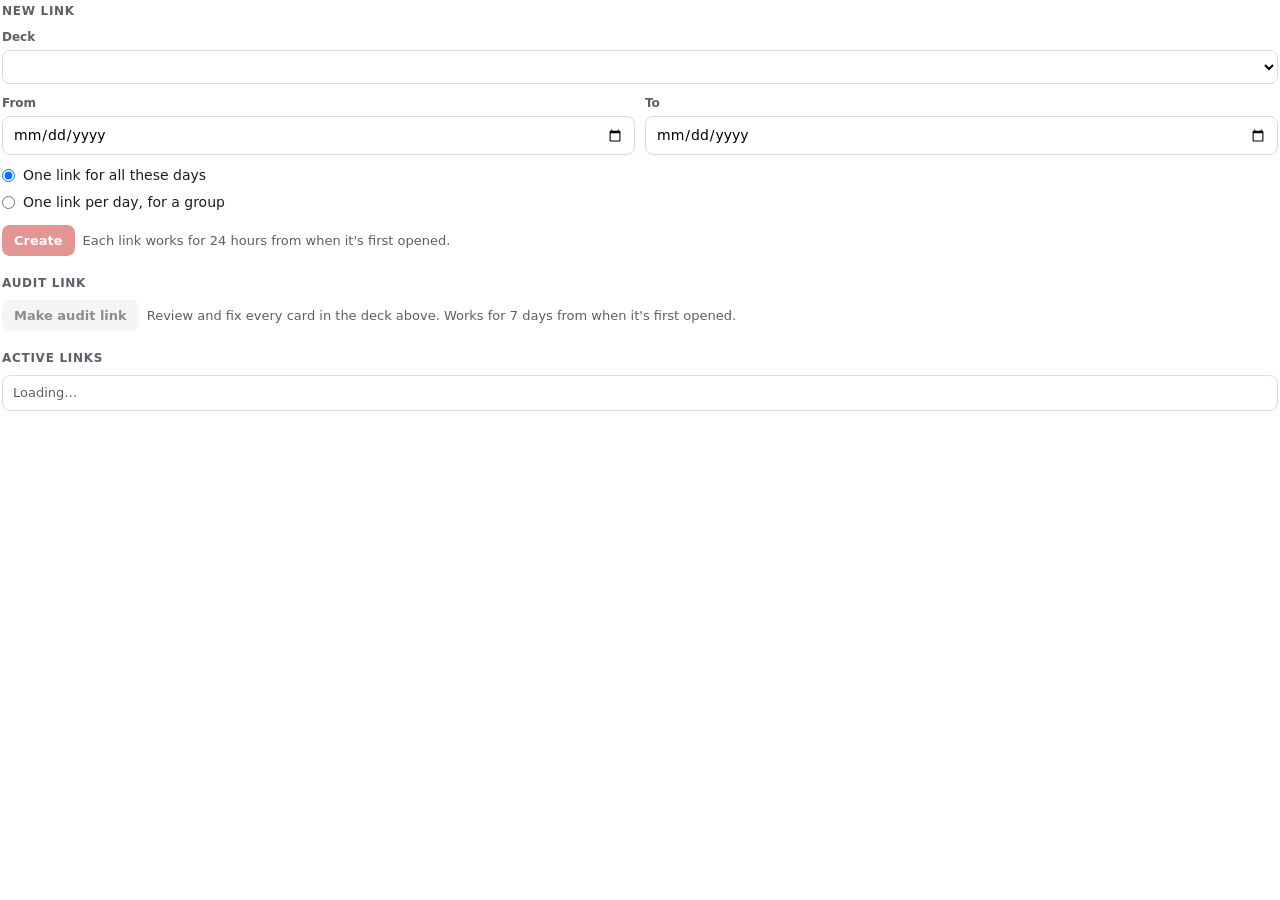
<file: apps-script/LinkDialog.html>
<!DOCTYPE html>
<html>
<head>
<base target="_top">
<style>
  [hidden] { display: none !important; }
  body { font: 14px/1.5 system-ui, -apple-system, "Segoe UI", Roboto, sans-serif; color: #1c1d21; margin: 0; padding: 2px; }
  h2 { font-size: 12px; font-weight: 700; letter-spacing: .06em; text-transform: uppercase; color: #5c5f67; margin: 18px 0 8px; }
  h2:first-child { margin-top: 0; }
  label.field { display: block; font-size: 12px; font-weight: 700; color: #5c5f67; margin: 0 0 4px; }
  select, input[type="date"] { font: inherit; width: 100%; box-sizing: border-box; padding: 7px 10px; border: 1px solid #d9dbe0; border-radius: 8px; background: #fff; }
  .grid { display: grid; grid-template-columns: 1fr 1fr; gap: 10px; margin-top: 10px; }
  .choice { display: flex; align-items: center; gap: 8px; margin: 6px 0; }
  .choice input { margin: 0; }
  .indent { margin-left: 24px; }
  .row { display: flex; gap: 8px; align-items: center; margin-top: 12px; flex-wrap: wrap; }
  button { font: 600 13px system-ui, sans-serif; border: none; border-radius: 8px; padding: 8px 12px; cursor: pointer; background: #ececef; color: #1c1d21; }
  button.primary { background: #c62d28; color: #fff; }
  button.small { padding: 4px 9px; font-size: 12px; }
  button:disabled { opacity: .5; cursor: default; }
  .muted { color: #5c5f67; font-size: 13px; }
  .err { color: #c62d28; margin-top: 8px; }
  .list { border: 1px solid #d9dbe0; border-radius: 8px; overflow: hidden; }
  .item { display: flex; align-items: center; gap: 8px; padding: 7px 10px; border-top: 1px solid #ececef; }
  .item:first-child { border-top: none; }
  .item .text { flex: 1; min-width: 0; }
  .item .main { font-weight: 600; }
  .item .sub { font-size: 12px; color: #5c5f67; }
  .new { background: #fdf3f2; }
  .scroll { max-height: 170px; overflow-y: auto; }
</style>
</head>
<body>
  <h2>New link</h2>
  <label class="field" for="deck">Deck</label>
  <select id="deck"></select>
  <div class="grid">
    <div><label class="field" for="from">From</label><input id="from" type="date"></div>
    <div><label class="field" for="to">To</label><input id="to" type="date"></div>
  </div>
  <div style="margin-top:10px">
    <label class="choice"><input type="radio" name="mode" value="range" checked> One link for all these days</label>
    <label class="choice"><input type="radio" name="mode" value="perDay"> One link per day, for a group</label>
    <label class="choice indent" id="skipRow" hidden><input type="checkbox" id="skip" checked> Skip weekends</label>
  </div>
  <div class="row">
    <button class="primary" id="create" disabled>Create</button>
    <span class="muted">Each link works for 24 hours from when it's first opened.</span>
  </div>
  <p class="err" id="error"></p>

  <h2>Audit link</h2>
  <div class="row" style="margin-top:0">
    <button id="audit" disabled>Make audit link</button>
    <span class="muted">Review and fix every card in the deck above. Works for 7 days from when it's first opened.</span>
  </div>

  <div id="madeBox" hidden>
    <h2>Just made</h2>
    <div class="list scroll" id="made"></div>
    <div class="row"><button id="copyAll">Copy all</button></div>
  </div>

  <h2>Active links</h2>
  <div class="list scroll" id="active"><div class="item muted">Loading…</div></div>

  <textarea id="clip" style="position:absolute;left:-9999px" aria-hidden="true"></textarea>

<script>
  var $ = function (id) { return document.getElementById(id); };
  var data = null;
  var lastMade = [];

  function esc(s) {
    return String(s).replace(/[&<>"']/g, function (c) {
      return { '&': '&amp;', '<': '&lt;', '>': '&gt;', '"': '&quot;', "'": '&#39;' }[c];
    });
  }

  function copy(text, btn) {
    $('clip').value = text;
    $('clip').select();
    document.execCommand('copy');
    if (btn) { var old = btn.textContent; btn.textContent = 'Copied'; setTimeout(function () { btn.textContent = old; }, 1200); }
  }

  function fail(e) {
    $('error').textContent = e.message || String(e);
    $('create').disabled = false;
    $('audit').disabled = false;
  }

  // Fill From/To with the selected deck's defaults
  function applyDefaults() {
    var d = data.decks.filter(function (x) { return x.id === $('deck').value; })[0];
    $('from').value = d.from;
    $('to').value = d.to;
  }

  function mode() {
    return document.querySelector('input[name="mode"]:checked').value;
  }

  function renderActive(list) {
    $('active').innerHTML = list.length ? list.map(function (l) {
      return '<div class="item"><div class="text"><div class="main">' + esc(l.label) + '</div>' +
        '<div class="sub">' + esc(l.deck) + ' · ' + esc(l.status) + '</div></div>' +
        '<button class="small" data-copy="' + esc(l.url) + '">Copy</button>' +
        '<button class="small" data-cancel="' + esc(l.code) + '">Cancel</button></div>';
    }).join('') : '<div class="item muted">No active links.</div>';
  }

  function renderMade(res) {
    lastMade = res.links;
    $('madeBox').hidden = false;
    $('made').innerHTML = res.links.map(function (l) {
      return '<div class="item new"><div class="text"><div class="main">' + esc(l.label) + '</div>' +
        '<div class="sub">' + esc(res.deck) + '</div></div>' +
        '<button class="small" data-copy="' + esc(l.url) + '">Copy</button></div>';
    }).join('');
    $('copyAll').textContent = res.links.length > 1 ? 'Copy all ' + res.links.length : 'Copy link';
  }

  document.addEventListener('click', function (e) {
    var b = e.target.closest('button');
    if (!b) return;
    if (b.dataset.copy) copy(b.dataset.copy, b);
    if (b.dataset.cancel) {
      if (!confirm('Cancel this link? It stops working right away.')) return;
      b.disabled = true;
      google.script.run.withSuccessHandler(renderActive).withFailureHandler(fail).cancelLink(b.dataset.cancel);
    }
  });

  $('deck').onchange = applyDefaults;
  document.querySelectorAll('input[name="mode"]').forEach(function (r) {
    r.onchange = function () { $('skipRow').hidden = mode() !== 'perDay'; };
  });

  $('create').onclick = function () {
    $('error').textContent = '';
    $('create').disabled = true;
    google.script.run
      .withSuccessHandler(function (res) {
        $('create').disabled = false;
        renderMade(res);
        renderActive(res.active);
      })
      .withFailureHandler(fail)
      .createShareLinks($('deck').value, $('from').value, $('to').value, mode() === 'perDay', $('skip').checked);
  };

  $('audit').onclick = function () {
    $('error').textContent = '';
    $('audit').disabled = true;
    google.script.run
      .withSuccessHandler(function (res) {
        $('audit').disabled = false;
        renderMade(res);
        renderActive(res.active);
      })
      .withFailureHandler(fail)
      .createAuditLink($('deck').value);
  };

  $('copyAll').onclick = function () {
    copy(lastMade.map(function (l) {
      return lastMade.length > 1 ? l.label + ' — ' + l.url : l.url;
    }).join('\n'), $('copyAll'));
  };

  google.script.run
    .withSuccessHandler(function (d) {
      data = d;
      $('deck').innerHTML = d.decks.map(function (x) {
        return '<option value="' + esc(x.id) + '"' + (x.id === d.defaultDeck ? ' selected' : '') + (x.missing ? ' disabled' : '') + '>' +
          esc(x.name) + (x.missing ? ' (no tab yet: run Set up tabs)' : '') + '</option>';
      }).join('');
      applyDefaults();
      renderActive(d.active);
      $('create').disabled = false;
      $('audit').disabled = false;
    })
    .withFailureHandler(fail)
    .dialogData();
</script>
</body>
</html>
</file>
<file: site.css>
/* Shared styles for every page on stewbs.com.
   Pages link this first, then add their own <style> block for anything page-specific. */

/* ---------- Font: Cabin (SIL Open Font License, see /fonts/OFL.txt) ---------- */
@font-face {
    font-family: "Cabin";
    font-style: normal;
    font-weight: 400 700;
    font-display: swap;
    src: url("/fonts/cabin-latin-wght-normal.woff2") format("woff2");
}
@font-face {
    font-family: "Cabin";
    font-style: italic;
    font-weight: 400 700;
    font-display: swap;
    src: url("/fonts/cabin-latin-wght-italic.woff2") format("woff2");
}

/* ---------- Colors ---------- */
/* theme.js sets data-theme on <html> before the page paints. */
:root {
    --font: "Cabin", system-ui, -apple-system, "Segoe UI", Roboto, sans-serif;
    --bg: #ffffff;
    --surface: #f5f5f7;
    --text: #1c1d21;
    --muted: #5c5f67;
    --line: #d9dbe0;
    --accent: #c62d28;
    --tint: color-mix(in srgb, var(--accent) 10%, transparent);
    color-scheme: light;
}
[data-theme="dark"] {
    --bg: #0e0f12;
    --surface: #181a1f;
    --text: #ececef;
    --muted: #a4a7af;
    --line: #2f3238;
    --tint: color-mix(in srgb, var(--accent) 20%, transparent);
    color-scheme: dark;
}

/* ---------- Base ---------- */
[hidden] { display: none !important; }
* { box-sizing: border-box; }
html { -webkit-text-size-adjust: 100%; }
body {
    margin: 0;
    background: var(--bg);
    color: var(--text);
    font: 400 17px/1.6 var(--font);
}
a { color: var(--accent); }
h1 {
    margin: 0 0 8px;
    font-size: clamp(2rem, 6vw, 2.8rem);
    line-height: 1.05;
    letter-spacing: -0.01em;
}
.kicker {
    margin: 0 0 4px;
    font-size: 0.85rem;
    font-weight: 700;
    letter-spacing: 0.14em;
    text-transform: uppercase;
    color: var(--muted);
}
:focus-visible { outline: 2px solid var(--accent); outline-offset: 2px; }

.page {
    max-width: var(--page-width, 720px);
    margin: 0 auto;
    padding: 40px 24px 72px;
}
@media (max-width: 680px) {
    .page { padding: 24px 16px 56px; }
}

/* ---------- Top bar: home link on the left, controls on the right ---------- */
.topbar {
    display: flex;
    flex-wrap: wrap;
    align-items: center;
    gap: 12px;
    margin-bottom: 32px;
}
.topbar .home {
    display: inline-flex;
    align-items: center;
    gap: 6px;
    font-weight: 700;
    color: var(--muted);
    text-decoration: none;
}
.topbar .home:hover { color: var(--text); }
.topbar .home .lucide { width: 18px; height: 18px; }
.topbar-actions {
    display: flex;
    flex-wrap: wrap;
    align-items: center;
    gap: 12px;
    margin-left: auto;
}
.topbar label {
    display: flex;
    align-items: center;
    gap: 10px;
    font-size: 0.78rem;
    font-weight: 700;
    letter-spacing: 0.1em;
    text-transform: uppercase;
    color: var(--muted);
}
.topbar select, .topbar button {
    font: 600 0.95rem var(--font);
    letter-spacing: 0;
    text-transform: none;
    color: var(--text);
    background: var(--surface);
    border: 1px solid var(--line);
    border-radius: 10px;
    padding: 8px 14px;
    cursor: pointer;
}
.topbar select:hover, .topbar button:hover { border-color: var(--muted); }

/* ---------- On/off switch in the top bar (dark mode, Uno's rule set) ---------- */
.topbar .switch {
    position: relative;
    width: 56px;
    height: 30px;
    padding: 0;
    border-radius: 999px;
    transition: background-color 0.2s, border-color 0.2s;
}
.topbar .switch[aria-checked="true"] {
    background: var(--accent);
    border-color: var(--accent);
}
.switch .thumb {
    position: absolute;
    top: 3px;
    left: 3px;
    width: 22px;
    height: 22px;
    display: flex;
    align-items: center;
    justify-content: center;
    border-radius: 50%;
    background: var(--bg);
    color: var(--text);
    box-shadow: 0 1px 3px rgba(0, 0, 0, 0.35);
    transition: transform 0.2s;
}
.switch[aria-checked="true"] .thumb { transform: translateX(26px); }
.switch .lucide { width: 14px; height: 14px; }
/* The theme switch's thumb shows the current mode */
[data-theme="dark"] .icon-sun, :root:not([data-theme="dark"]) .icon-moon { display: none; }
@media (prefers-reduced-motion: reduce) {
    .topbar .switch, .switch .thumb { transition: none; }
}

/* ---------- Icons: Lucide (lucide.dev), ISC license ---------- */
.lucide {
    width: 20px;
    height: 20px;
    fill: none;
    stroke: currentColor;
    stroke-width: 2;
    stroke-linecap: round;
    stroke-linejoin: round;
    flex: none;
}

@media print {
    .topbar { display: none; }
}
</file>
